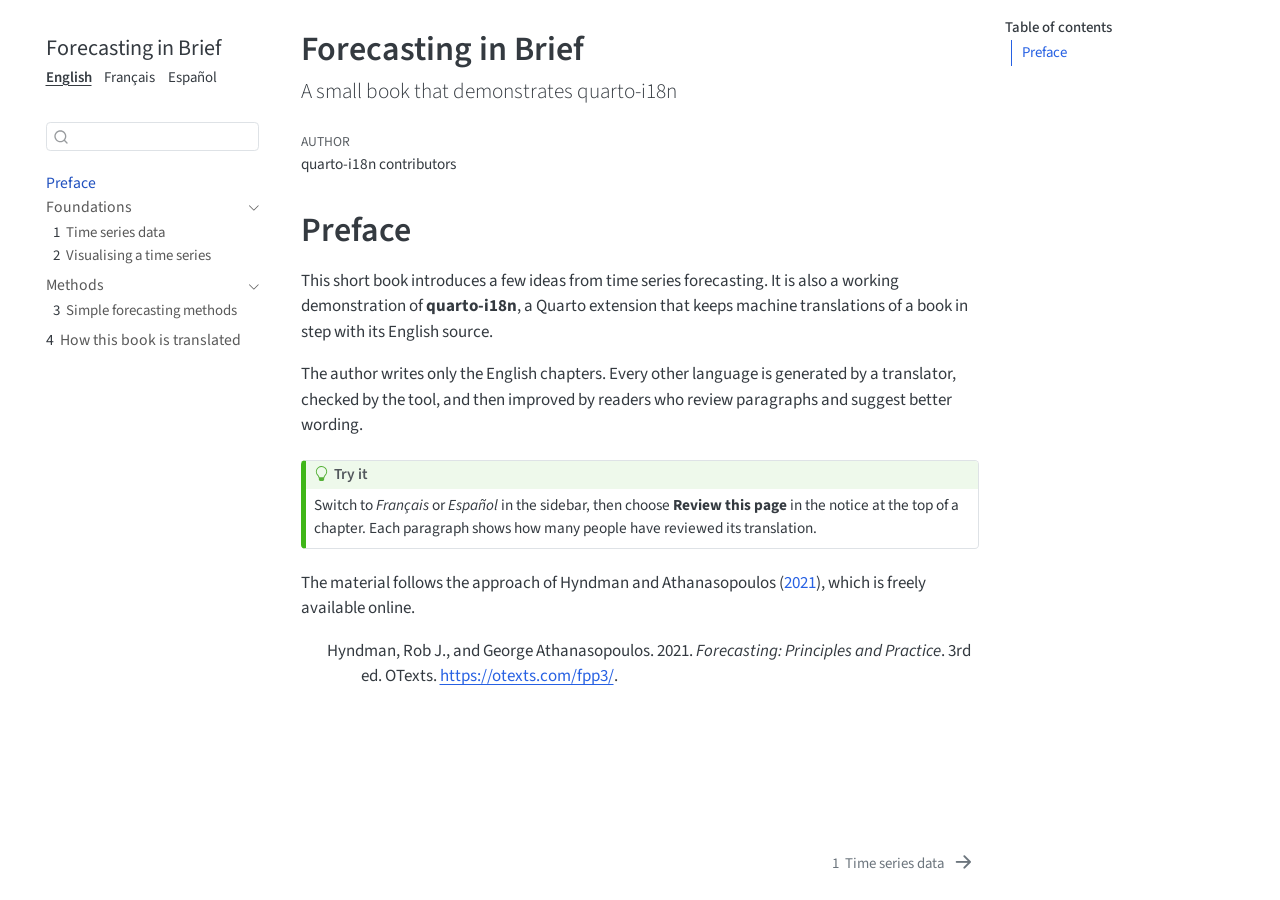
<file: index.html>
<!DOCTYPE html>
<html xmlns="http://www.w3.org/1999/xhtml" lang="en" xml:lang="en"><head>

<meta charset="utf-8">
<meta name="generator" content="quarto-1.10.18">

<meta name="viewport" content="width=device-width, initial-scale=1.0, user-scalable=yes">

<meta name="author" content="quarto-i18n contributors">

<title>Forecasting in Brief</title>
<style>
/* Default styles provided by pandoc.
** See https://pandoc.org/MANUAL.html#variables-for-html for config info.
*/
span.smallcaps{font-variant: small-caps;}
div.columns{display: flex; gap: 1.5em;}
div.column{flex: auto;}
@media screen {
div.columns{gap: min(4vw, 1.5em);}
div.column{overflow-x: auto;}
}
div.hanging-indent{margin-left: 1.5em; text-indent: -1.5em;}
ul.task-list{list-style: none;}
ul.task-list li input[type="checkbox"] {
  width: 0.8em;
  margin: 0 0.8em 0.2em -1em; /* quarto-specific, see https://github.com/quarto-dev/quarto-cli/issues/4556 */ 
  vertical-align: middle;
}
/* CSS for citations */
div.csl-bib-body { }
div.csl-entry {
  clear: both;
}
.hanging-indent div.csl-entry {
  margin-left:2em;
  text-indent:-2em;
}
div.csl-left-margin {
  min-width:2em;
  float:left;
}
div.csl-right-inline {
  margin-left:2em;
  padding-left:1em;
}
div.csl-indent {
  margin-left: 2em;
}</style>


<script src="site_libs/quarto-nav/quarto-nav.js"></script>
<script src="site_libs/quarto-nav/headroom.min.js"></script>
<script src="site_libs/clipboard/clipboard.min.js"></script>
<script src="site_libs/quarto-search/autocomplete.umd.js"></script>
<script src="site_libs/quarto-search/fuse.min.js"></script>
<script src="site_libs/quarto-search/quarto-search.js"></script>
<meta name="quarto:offset" content="./">
<link href="./chapters/time-series.html" rel="next">
<script src="site_libs/quarto-html/quarto.js" type="module"></script>
<script src="site_libs/quarto-html/tabsets/tabsets.js" type="module"></script>
<script src="site_libs/quarto-html/popper.min.js"></script>
<script src="site_libs/quarto-html/tippy.umd.min.js"></script>
<script src="site_libs/quarto-html/anchor.min.js"></script>
<link href="site_libs/quarto-html/tippy.css" rel="stylesheet">
<link href="site_libs/quarto-html/quarto-syntax-highlighting-64a204ab8560d761af7679ceaba22944.css" rel="stylesheet" id="quarto-text-highlighting-styles">
<script src="site_libs/bootstrap/bootstrap.min.js"></script>
<link href="site_libs/bootstrap/bootstrap-icons.css" rel="stylesheet">
<link href="site_libs/bootstrap/bootstrap-860392d51475b9d9ef8a05c167138a3a.min.css" rel="stylesheet" append-hash="true" id="quarto-bootstrap" data-mode="light">
<script id="quarto-search-options" type="application/json">{
  "location": "sidebar",
  "copy-button": false,
  "collapse-after": 3,
  "panel-placement": "start",
  "type": "textbox",
  "limit": 50,
  "keyboard-shortcut": [
    "f",
    "/",
    "s"
  ],
  "show-item-context": false,
  "language": {
    "search-no-results-text": "No results",
    "search-matching-documents-text": "matching documents",
    "search-copy-link-title": "Copy link to search",
    "search-hide-matches-text": "Hide additional matches",
    "search-more-match-text": "more match in this document",
    "search-more-matches-text": "more matches in this document",
    "search-clear-button-title": "Clear",
    "search-text-placeholder": "",
    "search-detached-cancel-button-title": "Cancel",
    "search-submit-button-title": "Submit",
    "search-label": "Search"
  }
}</script>


<!-- quarto-i18n:start -->
<link rel="alternate" hreflang="en" href="index.html">
<link rel="alternate" hreflang="fr" href="fr/index.html">
<link rel="alternate" hreflang="es" href="es/index.html">
<link rel="alternate" hreflang="x-default" href="index.html">
<!-- quarto-i18n:end -->
<!-- quarto-i18n:start -->
<style id="tr-switcher-style">.tr-switcher{display:flex;flex-wrap:wrap;gap:.25rem .75rem;font-size:.875rem;margin:.25rem 0 .5rem}.tr-switcher-link{text-decoration:none}.tr-switcher-link[aria-current]{font-weight:600;text-decoration:underline;text-underline-offset:3px}</style>
<!-- quarto-i18n:end -->
</head>

<body class="nav-sidebar floating quarto-light">

<div id="quarto-search-results"></div>
  <header id="quarto-header" class="headroom fixed-top">
  <nav class="quarto-secondary-nav">
    <div class="container-fluid d-flex">
      <button type="button" class="quarto-btn-toggle btn" data-bs-toggle="collapse" role="button" data-bs-target=".quarto-sidebar-collapse-item" aria-controls="quarto-sidebar" aria-expanded="false" aria-label="Toggle sidebar navigation" onclick="if (window.quartoToggleHeadroom) { window.quartoToggleHeadroom(); }">
        <i class="bi bi-layout-text-sidebar-reverse"></i>
      </button>
        <nav class="quarto-page-breadcrumbs" aria-label="breadcrumb"><ol class="breadcrumb"><li class="breadcrumb-item"><a href="./index.html">Preface</a></li></ol></nav>
        <a class="flex-grow-1" role="navigation" data-bs-toggle="collapse" data-bs-target=".quarto-sidebar-collapse-item" aria-controls="quarto-sidebar" aria-expanded="false" aria-label="Toggle sidebar navigation" onclick="if (window.quartoToggleHeadroom) { window.quartoToggleHeadroom(); }">      
        </a>
      <button type="button" class="btn quarto-search-button" aria-label="Search" onclick="window.quartoOpenSearch();">
        <i class="bi bi-search"></i>
      </button>
    </div>
  </nav>
</header>
<!-- content -->
<div id="quarto-content" class="quarto-container page-columns page-rows-contents page-layout-article">
<!-- sidebar -->
  <nav id="quarto-sidebar" class="sidebar collapse collapse-horizontal quarto-sidebar-collapse-item sidebar-navigation floating overflow-auto">
    <div class="pt-lg-2 mt-2 text-left sidebar-header">
    <div class="sidebar-title mb-0 py-0">
      <a href="./">Forecasting in Brief</a> 
    </div>
<!-- quarto-i18n:start -->
<nav class="tr-switcher" aria-label="Languages"><a class="tr-switcher-link" href="index.html" lang="en" hreflang="en" aria-current="page">English</a><a class="tr-switcher-link" href="fr/index.html" lang="fr" hreflang="fr">Français</a><a class="tr-switcher-link" href="es/index.html" lang="es" hreflang="es">Español</a></nav>
<!-- quarto-i18n:end -->

      </div>
        <div class="mt-2 flex-shrink-0 align-items-center">
        <div class="sidebar-search">
        <div id="quarto-search" class="" title="Search"></div>
        </div>
        </div>
    <div class="sidebar-menu-container"> 
    <ul class="list-unstyled mt-1">
        <li class="sidebar-item">
  <div class="sidebar-item-container"> 
  <a href="./index.html" class="sidebar-item-text sidebar-link active">
 <span class="menu-text">Preface</span></a>
  </div>
</li>
        <li class="sidebar-item sidebar-item-section">
      <div class="sidebar-item-container"> 
            <a class="sidebar-item-text sidebar-link text-start" data-bs-toggle="collapse" data-bs-target="#quarto-sidebar-section-1" role="navigation" aria-expanded="true">
 <span class="menu-text">Foundations</span></a>
          <a class="sidebar-item-toggle text-start" data-bs-toggle="collapse" data-bs-target="#quarto-sidebar-section-1" role="navigation" aria-expanded="true" aria-label="Toggle section">
            <i class="bi bi-chevron-right ms-2"></i>
          </a> 
      </div>
      <ul id="quarto-sidebar-section-1" class="collapse list-unstyled sidebar-section depth1 show">  
          <li class="sidebar-item">
  <div class="sidebar-item-container"> 
  <a href="./chapters/time-series.html" class="sidebar-item-text sidebar-link">
 <span class="menu-text"><span class="chapter-number">1</span>&nbsp; <span class="chapter-title">Time series data</span></span></a>
  </div>
</li>
          <li class="sidebar-item">
  <div class="sidebar-item-container"> 
  <a href="./chapters/visualising.html" class="sidebar-item-text sidebar-link">
 <span class="menu-text"><span class="chapter-number">2</span>&nbsp; <span class="chapter-title">Visualising a time series</span></span></a>
  </div>
</li>
      </ul>
  </li>
        <li class="sidebar-item sidebar-item-section">
      <div class="sidebar-item-container"> 
            <a class="sidebar-item-text sidebar-link text-start" data-bs-toggle="collapse" data-bs-target="#quarto-sidebar-section-2" role="navigation" aria-expanded="true">
 <span class="menu-text">Methods</span></a>
          <a class="sidebar-item-toggle text-start" data-bs-toggle="collapse" data-bs-target="#quarto-sidebar-section-2" role="navigation" aria-expanded="true" aria-label="Toggle section">
            <i class="bi bi-chevron-right ms-2"></i>
          </a> 
      </div>
      <ul id="quarto-sidebar-section-2" class="collapse list-unstyled sidebar-section depth1 show">  
          <li class="sidebar-item">
  <div class="sidebar-item-container"> 
  <a href="./chapters/benchmarks.html" class="sidebar-item-text sidebar-link">
 <span class="menu-text"><span class="chapter-number">3</span>&nbsp; <span class="chapter-title">Simple forecasting methods</span></span></a>
  </div>
</li>
      </ul>
  </li>
        <li class="sidebar-item">
  <div class="sidebar-item-container"> 
  <a href="./chapters/how-it-works.html" class="sidebar-item-text sidebar-link">
 <span class="menu-text"><span class="chapter-number">4</span>&nbsp; <span class="chapter-title">How this book is translated</span></span></a>
  </div>
</li>
    </ul>
    </div>
</nav>
<div id="quarto-sidebar-glass" class="quarto-sidebar-collapse-item" data-bs-toggle="collapse" data-bs-target=".quarto-sidebar-collapse-item"></div>
<!-- margin-sidebar -->
    <div id="quarto-margin-sidebar" class="sidebar margin-sidebar">
        <nav id="TOC" role="doc-toc" class="toc-active">
    <h2 id="toc-title">Table of contents</h2>
   
  <ul>
  <li><a href="#sec-preface" id="toc-sec-preface" class="nav-link active" data-scroll-target="#sec-preface">Preface</a></li>
  </ul>
</nav>
    </div>
<!-- main -->
<main class="content" id="quarto-document-content">

<header id="title-block-header" class="quarto-title-block default">
<div class="quarto-title">
<h1 class="title">Forecasting in Brief</h1>
<p class="subtitle lead">A small book that demonstrates quarto-i18n</p>
</div>



<div class="quarto-title-meta">

    <div>
    <div class="quarto-title-meta-heading">Author</div>
    <div class="quarto-title-meta-contents">
             <p>quarto-i18n contributors </p>
          </div>
  </div>
    
  
    
  </div>
  


</header>


<section id="sec-preface" class="level1 unnumbered">
<h1 class="unnumbered">Preface</h1>
<p>This short book introduces a few ideas from time series forecasting. It is also a working demonstration of <strong>quarto-i18n</strong>, a Quarto extension that keeps machine translations of a book in step with its English source.</p>
<p>The author writes only the English chapters. Every other language is generated by a translator, checked by the tool, and then improved by readers who review paragraphs and suggest better wording.</p>
<div class="callout callout-style-default callout-tip callout-titled">
<div class="callout-header d-flex align-content-center">
<div class="callout-icon-container">
<i class="callout-icon"></i>
</div>
<div class="callout-title-container flex-fill">
<span class="screen-reader-only">Tip</span>Try it
</div>
</div>
<div class="callout-body-container callout-body">
<p>Switch to <em>Français</em> or <em>Español</em> in the sidebar, then choose <strong>Review this page</strong> in the notice at the top of a chapter. Each paragraph shows how many people have reviewed its translation.</p>
</div>
</div>
<p>The material follows the approach of <span class="citation" data-cites="fpp3">Hyndman and Athanasopoulos (<a href="#ref-fpp3" role="doc-biblioref">2021</a>)</span>, which is freely available online.</p>


<div id="refs" class="references csl-bib-body hanging-indent" role="list">
<div id="ref-fpp3" class="csl-entry" role="listitem">
Hyndman, Rob J., and George Athanasopoulos. 2021. <em>Forecasting: Principles and Practice</em>. 3rd ed. OTexts. <a href="https://otexts.com/fpp3/">https://otexts.com/fpp3/</a>.
</div>
</div>
</section>

</main> <!-- /main -->
<script id="quarto-html-after-body" type="application/javascript">
  window.document.addEventListener("DOMContentLoaded", function (event) {
    const icon = "";
    const anchorJS = new window.AnchorJS();
    anchorJS.options = {
      placement: 'right',
      icon: icon
    };
    anchorJS.add('.anchored');
    const isCodeAnnotation = (el) => {
      for (const clz of el.classList) {
        if (clz.startsWith('code-annotation-')) {                     
          return true;
        }
      }
      return false;
    }
    const onCopySuccess = function(e) {
      // button target
      const button = e.trigger;
      // don't keep focus
      button.blur();
      // flash "checked"
      button.classList.add('code-copy-button-checked');
      var currentTitle = button.getAttribute("title");
      button.setAttribute("title", "Copied!");
      let tooltip;
      if (window.bootstrap) {
        button.setAttribute("data-bs-toggle", "tooltip");
        button.setAttribute("data-bs-placement", "left");
        button.setAttribute("data-bs-title", "Copied!");
        tooltip = new bootstrap.Tooltip(button, 
          { trigger: "manual", 
            customClass: "code-copy-button-tooltip",
            offset: [0, -8]});
        tooltip.show();    
      }
      setTimeout(function() {
        if (tooltip) {
          tooltip.hide();
          button.removeAttribute("data-bs-title");
          button.removeAttribute("data-bs-toggle");
          button.removeAttribute("data-bs-placement");
        }
        button.setAttribute("title", currentTitle);
        button.classList.remove('code-copy-button-checked');
      }, 1000);
      // clear code selection
      e.clearSelection();
    }
    const getTextToCopy = function(trigger) {
      const outerScaffold = trigger.parentElement.cloneNode(true);
      const codeEl = outerScaffold.querySelector('code');
      for (const childEl of codeEl.children) {
        if (isCodeAnnotation(childEl)) {
          childEl.remove();
        }
      }
      return codeEl.innerText;
    }
    const clipboard = new window.ClipboardJS('.code-copy-button:not([data-in-quarto-modal])', {
      text: getTextToCopy
    });
    clipboard.on('success', onCopySuccess);
    if (window.document.getElementById('quarto-embedded-source-code-modal')) {
      const clipboardModal = new window.ClipboardJS('.code-copy-button[data-in-quarto-modal]', {
        text: getTextToCopy,
        container: window.document.getElementById('quarto-embedded-source-code-modal')
      });
      clipboardModal.on('success', onCopySuccess);
    }
      var localhostRegex = new RegExp(/^(?:http|https):\/\/localhost\:?[0-9]*\//);
      var mailtoRegex = new RegExp(/^mailto:/);
        var filterRegex = new RegExp('/' + window.location.host + '/');
      var isInternal = (href) => {
          return filterRegex.test(href) || localhostRegex.test(href) || mailtoRegex.test(href);
      }
      // Inspect non-navigation links and adorn them if external
     var links = window.document.querySelectorAll('a[href]:not(.nav-link):not(.navbar-brand):not(.toc-action):not(.sidebar-link):not(.sidebar-item-toggle):not(.pagination-link):not(.no-external):not([aria-hidden]):not(.dropdown-item):not(.quarto-navigation-tool):not(.about-link)');
      for (var i=0; i<links.length; i++) {
        const link = links[i];
        if (!isInternal(link.href)) {
          // undo the damage that might have been done by quarto-nav.js in the case of
          // links that we want to consider external
          if (link.dataset.originalHref !== undefined) {
            link.href = link.dataset.originalHref;
          }
        }
      }
    function tippyHover(el, contentFn, onTriggerFn, onUntriggerFn) {
      const config = {
        allowHTML: true,
        maxWidth: 500,
        delay: 100,
        arrow: false,
        appendTo: function(el) {
            return el.parentElement;
        },
        interactive: true,
        interactiveBorder: 10,
        theme: 'quarto',
        placement: 'bottom-start',
      };
      if (contentFn) {
        config.content = contentFn;
      }
      if (onTriggerFn) {
        config.onTrigger = onTriggerFn;
      }
      if (onUntriggerFn) {
        config.onUntrigger = onUntriggerFn;
      }
      window.tippy(el, config); 
    }
    const noterefs = window.document.querySelectorAll('a[role="doc-noteref"]');
    for (var i=0; i<noterefs.length; i++) {
      const ref = noterefs[i];
      tippyHover(ref, function() {
        // use id or data attribute instead here
        let href = ref.getAttribute('data-footnote-href') || ref.getAttribute('href');
        try { href = new URL(href).hash; } catch {}
        const id = href.replace(/^#\/?/, "");
        const note = window.document.getElementById(id);
        if (note) {
          return note.innerHTML;
        } else {
          return "";
        }
      });
    }
    const xrefs = window.document.querySelectorAll('a.quarto-xref');
    const processXRef = (id, note) => {
      // Strip column container classes
      const stripColumnClz = (el) => {
        el.classList.remove("page-full", "page-columns");
        if (el.children) {
          for (const child of el.children) {
            stripColumnClz(child);
          }
        }
      }
      stripColumnClz(note)
      if (id === null || id.startsWith('sec-')) {
        // Special case sections, only their first couple elements
        const container = document.createElement("div");
        if (note.children && note.children.length > 2) {
          container.appendChild(note.children[0].cloneNode(true));
          for (let i = 1; i < note.children.length; i++) {
            const child = note.children[i];
            if (child.tagName === "P" && child.innerText === "") {
              continue;
            } else {
              container.appendChild(child.cloneNode(true));
              break;
            }
          }
          if (window.Quarto?.typesetMath) {
            window.Quarto.typesetMath(container);
          }
          return container.innerHTML
        } else {
          if (window.Quarto?.typesetMath) {
            window.Quarto.typesetMath(note);
          }
          return note.innerHTML;
        }
      } else {
        // Remove any anchor links if they are present
        const anchorLink = note.querySelector('a.anchorjs-link');
        if (anchorLink) {
          anchorLink.remove();
        }
        if (window.Quarto?.typesetMath) {
          window.Quarto.typesetMath(note);
        }
        if (note.classList.contains("callout")) {
          return note.outerHTML;
        } else {
          return note.innerHTML;
        }
      }
    }
    for (var i=0; i<xrefs.length; i++) {
      const xref = xrefs[i];
      tippyHover(xref, undefined, function(instance) {
        instance.disable();
        let url = xref.getAttribute('href');
        let hash = undefined; 
        if (url.startsWith('#')) {
          hash = url;
        } else {
          try { hash = new URL(url).hash; } catch {}
        }
        if (hash) {
          const id = hash.replace(/^#\/?/, "");
          const note = window.document.getElementById(id);
          if (note !== null) {
            try {
              const html = processXRef(id, note.cloneNode(true));
              instance.setContent(html);
            } finally {
              instance.enable();
              instance.show();
            }
          } else {
            // See if we can fetch this
            fetch(url.split('#')[0])
            .then(res => res.text())
            .then(html => {
              const parser = new DOMParser();
              const htmlDoc = parser.parseFromString(html, "text/html");
              const note = htmlDoc.getElementById(id);
              if (note !== null) {
                const html = processXRef(id, note);
                instance.setContent(html);
              } 
            }).finally(() => {
              instance.enable();
              instance.show();
            });
          }
        } else {
          // See if we can fetch a full url (with no hash to target)
          // This is a special case and we should probably do some content thinning / targeting
          fetch(url)
          .then(res => res.text())
          .then(html => {
            const parser = new DOMParser();
            const htmlDoc = parser.parseFromString(html, "text/html");
            const note = htmlDoc.querySelector('main.content');
            if (note !== null) {
              // This should only happen for chapter cross references
              // (since there is no id in the URL)
              // remove the first header
              if (note.children.length > 0 && note.children[0].tagName === "HEADER") {
                note.children[0].remove();
              }
              const html = processXRef(null, note);
              instance.setContent(html);
            } 
          }).finally(() => {
            instance.enable();
            instance.show();
          });
        }
      }, function(instance) {
      });
    }
        let selectedAnnoteEl;
        const selectorForAnnotation = ( cell, annotation) => {
          let cellAttr = 'data-code-cell="' + cell + '"';
          let lineAttr = 'data-code-annotation="' +  annotation + '"';
          const selector = 'span[' + cellAttr + '][' + lineAttr + ']';
          return selector;
        }
        const selectCodeLines = (annoteEl) => {
          const doc = window.document;
          const targetCell = annoteEl.getAttribute("data-target-cell");
          const targetAnnotation = annoteEl.getAttribute("data-target-annotation");
          const annoteSpan = window.document.querySelector(selectorForAnnotation(targetCell, targetAnnotation));
          const lines = annoteSpan.getAttribute("data-code-lines").split(",");
          const lineIds = lines.map((line) => {
            return targetCell + "-" + line;
          })
          let top = null;
          let height = null;
          let parent = null;
          if (lineIds.length > 0) {
              //compute the position of the single el (top and bottom and make a div)
              const el = window.document.getElementById(lineIds[0]);
              top = el.offsetTop;
              height = el.offsetHeight;
              parent = el.parentElement.parentElement;
            if (lineIds.length > 1) {
              const lastEl = window.document.getElementById(lineIds[lineIds.length - 1]);
              const bottom = lastEl.offsetTop + lastEl.offsetHeight;
              height = bottom - top;
            }
            if (top !== null && height !== null && parent !== null) {
              // cook up a div (if necessary) and position it 
              let div = window.document.getElementById("code-annotation-line-highlight");
              if (div === null) {
                div = window.document.createElement("div");
                div.setAttribute("id", "code-annotation-line-highlight");
                div.style.position = 'absolute';
                parent.appendChild(div);
              }
              div.style.top = top - 2 + "px";
              div.style.height = height + 4 + "px";
              div.style.left = 0;
              let gutterDiv = window.document.getElementById("code-annotation-line-highlight-gutter");
              if (gutterDiv === null) {
                gutterDiv = window.document.createElement("div");
                gutterDiv.setAttribute("id", "code-annotation-line-highlight-gutter");
                gutterDiv.style.position = 'absolute';
                const codeCell = window.document.getElementById(targetCell);
                const gutter = codeCell.querySelector('.code-annotation-gutter');
                gutter.appendChild(gutterDiv);
              }
              gutterDiv.style.top = top - 2 + "px";
              gutterDiv.style.height = height + 4 + "px";
            }
            selectedAnnoteEl = annoteEl;
          }
        };
        const unselectCodeLines = () => {
          const elementsIds = ["code-annotation-line-highlight", "code-annotation-line-highlight-gutter"];
          elementsIds.forEach((elId) => {
            const div = window.document.getElementById(elId);
            if (div) {
              div.remove();
            }
          });
          selectedAnnoteEl = undefined;
        };
          // Handle positioning of the toggle
      window.addEventListener(
        "resize",
        throttle(() => {
          elRect = undefined;
          if (selectedAnnoteEl) {
            selectCodeLines(selectedAnnoteEl);
          }
        }, 10)
      );
      function throttle(fn, ms) {
      let throttle = false;
      let timer;
        return (...args) => {
          if(!throttle) { // first call gets through
              fn.apply(this, args);
              throttle = true;
          } else { // all the others get throttled
              if(timer) clearTimeout(timer); // cancel #2
              timer = setTimeout(() => {
                fn.apply(this, args);
                timer = throttle = false;
              }, ms);
          }
        };
      }
        // Attach click handler to the DT
        const annoteDls = window.document.querySelectorAll('dt[data-target-cell]');
        for (const annoteDlNode of annoteDls) {
          annoteDlNode.addEventListener('click', (event) => {
            const clickedEl = event.target;
            if (clickedEl !== selectedAnnoteEl) {
              unselectCodeLines();
              const activeEl = window.document.querySelector('dt[data-target-cell].code-annotation-active');
              if (activeEl) {
                activeEl.classList.remove('code-annotation-active');
              }
              selectCodeLines(clickedEl);
              clickedEl.classList.add('code-annotation-active');
            } else {
              // Unselect the line
              unselectCodeLines();
              clickedEl.classList.remove('code-annotation-active');
            }
          });
        }
    const findCites = (el) => {
      const parentEl = el.parentElement;
      if (parentEl) {
        const cites = parentEl.dataset.cites;
        if (cites) {
          return {
            el,
            cites: cites.split(' ')
          };
        } else {
          return findCites(el.parentElement)
        }
      } else {
        return undefined;
      }
    };
    var bibliorefs = window.document.querySelectorAll('a[role="doc-biblioref"]');
    for (var i=0; i<bibliorefs.length; i++) {
      const ref = bibliorefs[i];
      const citeInfo = findCites(ref);
      if (citeInfo) {
        tippyHover(citeInfo.el, function() {
          var popup = window.document.createElement('div');
          citeInfo.cites.forEach(function(cite) {
            var citeDiv = window.document.createElement('div');
            citeDiv.classList.add('hanging-indent');
            citeDiv.classList.add('csl-entry');
            var biblioDiv = window.document.getElementById('ref-' + cite);
            if (biblioDiv) {
              citeDiv.innerHTML = biblioDiv.innerHTML;
            }
            popup.appendChild(citeDiv);
          });
          return popup.innerHTML;
        });
      }
    }
  });
  </script>
<nav class="page-navigation">
  <div class="nav-page nav-page-previous">
  </div>
  <div class="nav-page nav-page-next">
      <a href="./chapters/time-series.html" class="pagination-link" aria-label="Time series data">
        <span class="nav-page-text"><span class="chapter-number">1</span>&nbsp; <span class="chapter-title">Time series data</span></span> <i class="bi bi-arrow-right-short"></i>
      </a>
  </div>
</nav>
</div> <!-- /content -->




</body></html>
</file>
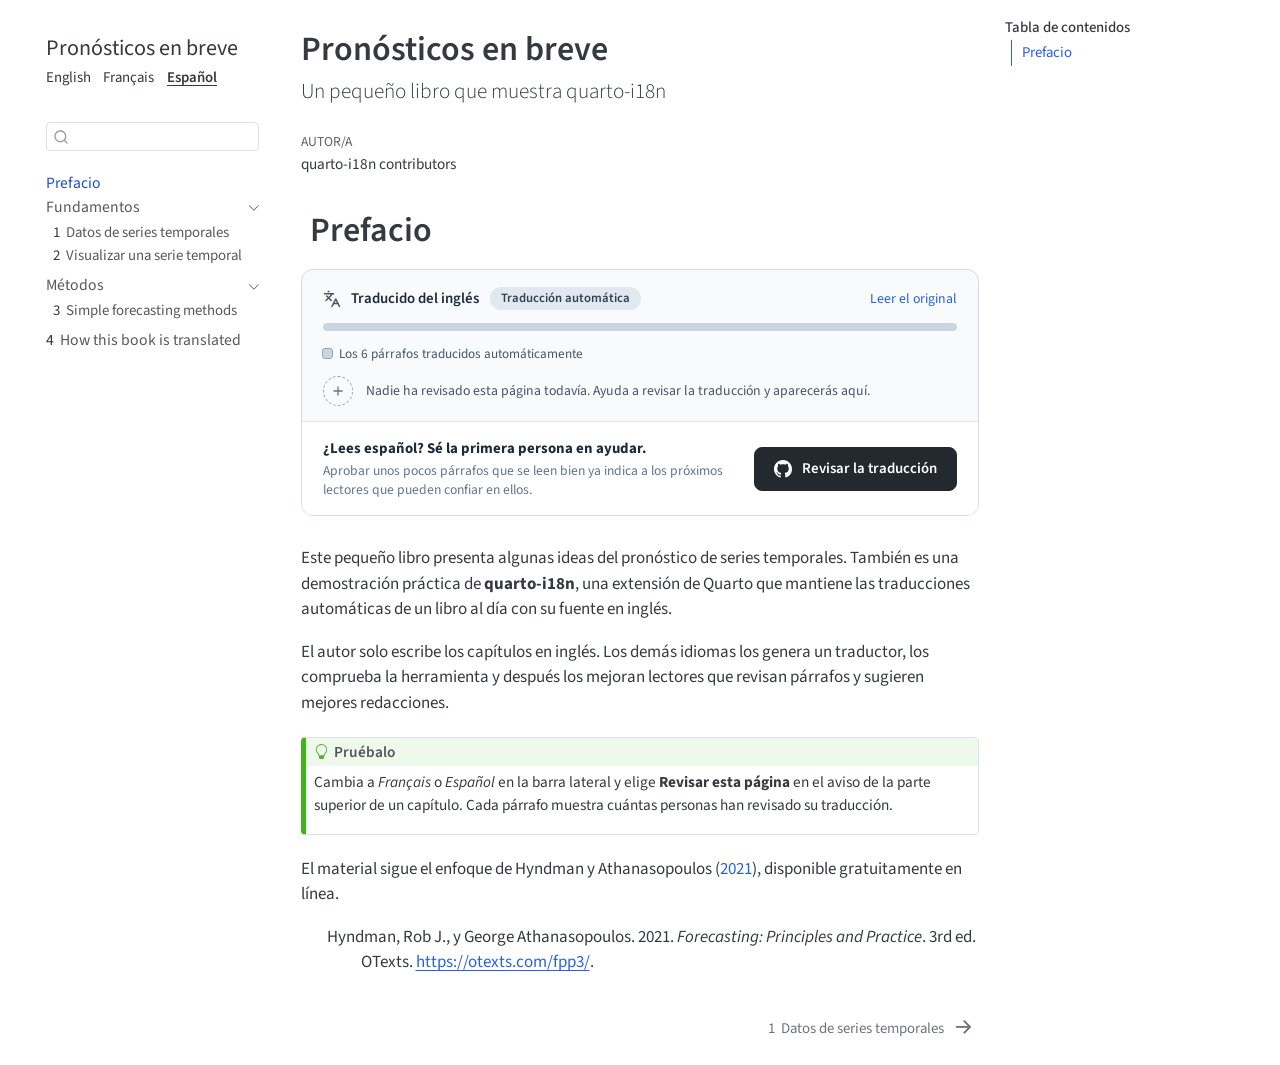
<file: es/index.html>
<!DOCTYPE html>
<html xmlns="http://www.w3.org/1999/xhtml" lang="es" xml:lang="es"><head>

<meta charset="utf-8">
<meta name="generator" content="quarto-1.10.18">

<meta name="viewport" content="width=device-width, initial-scale=1.0, user-scalable=yes">

<meta name="author" content="quarto-i18n contributors">

<title>Pronósticos en breve</title>
<style>
/* Default styles provided by pandoc.
** See https://pandoc.org/MANUAL.html#variables-for-html for config info.
*/
span.smallcaps{font-variant: small-caps;}
div.columns{display: flex; gap: 1.5em;}
div.column{flex: auto;}
@media screen {
div.columns{gap: min(4vw, 1.5em);}
div.column{overflow-x: auto;}
}
div.hanging-indent{margin-left: 1.5em; text-indent: -1.5em;}
ul.task-list{list-style: none;}
ul.task-list li input[type="checkbox"] {
  width: 0.8em;
  margin: 0 0.8em 0.2em -1em; /* quarto-specific, see https://github.com/quarto-dev/quarto-cli/issues/4556 */ 
  vertical-align: middle;
}
/* CSS for citations */
div.csl-bib-body { }
div.csl-entry {
  clear: both;
}
.hanging-indent div.csl-entry {
  margin-left:2em;
  text-indent:-2em;
}
div.csl-left-margin {
  min-width:2em;
  float:left;
}
div.csl-right-inline {
  margin-left:2em;
  padding-left:1em;
}
div.csl-indent {
  margin-left: 2em;
}</style>


<script src="site_libs/quarto-nav/quarto-nav.js"></script>
<script src="site_libs/quarto-nav/headroom.min.js"></script>
<script src="site_libs/clipboard/clipboard.min.js"></script>
<script src="site_libs/quarto-search/autocomplete.umd.js"></script>
<script src="site_libs/quarto-search/fuse.min.js"></script>
<script src="site_libs/quarto-search/quarto-search.js"></script>
<meta name="quarto:offset" content="./">
<link href="./chapters/time-series.html" rel="next">
<script src="site_libs/quarto-html/quarto.js" type="module"></script>
<script src="site_libs/quarto-html/tabsets/tabsets.js" type="module"></script>
<script src="site_libs/quarto-html/popper.min.js"></script>
<script src="site_libs/quarto-html/tippy.umd.min.js"></script>
<script src="site_libs/quarto-html/anchor.min.js"></script>
<link href="site_libs/quarto-html/tippy.css" rel="stylesheet">
<link href="site_libs/quarto-html/quarto-syntax-highlighting-64a204ab8560d761af7679ceaba22944.css" rel="stylesheet" id="quarto-text-highlighting-styles">
<script src="site_libs/bootstrap/bootstrap.min.js"></script>
<link href="site_libs/bootstrap/bootstrap-icons.css" rel="stylesheet">
<link href="site_libs/bootstrap/bootstrap-860392d51475b9d9ef8a05c167138a3a.min.css" rel="stylesheet" append-hash="true" id="quarto-bootstrap" data-mode="light">
<script src="site_libs/quarto-contrib/quarto-i18n-0.1.0/review.js"></script>
<link href="site_libs/quarto-contrib/quarto-i18n-0.1.0/review.css" rel="stylesheet">
<script id="quarto-search-options" type="application/json">{
  "location": "sidebar",
  "copy-button": false,
  "collapse-after": 3,
  "panel-placement": "start",
  "type": "textbox",
  "limit": 50,
  "keyboard-shortcut": [
    "f",
    "/",
    "s"
  ],
  "show-item-context": false,
  "language": {
    "search-no-results-text": "No se han encontrado resultados",
    "search-matching-documents-text": "documentos encontrados",
    "search-copy-link-title": "Copiar el enlace en la búsqueda",
    "search-hide-matches-text": "Ocultar resultados adicionales",
    "search-more-match-text": "resultado adicional en este documento",
    "search-more-matches-text": "resultados adicionales en este documento",
    "search-clear-button-title": "Borrar",
    "search-text-placeholder": "",
    "search-detached-cancel-button-title": "Cancelar",
    "search-submit-button-title": "Enviar",
    "search-label": "Buscar"
  }
}</script>


<!-- quarto-i18n:start -->
<link rel="alternate" hreflang="en" href="../index.html">
<link rel="alternate" hreflang="fr" href="../fr/index.html">
<link rel="alternate" hreflang="es" href="index.html">
<link rel="alternate" hreflang="x-default" href="../index.html">
<meta name="i18n-review-data" content="index.tr.json">
<!-- quarto-i18n:end -->
<!-- quarto-i18n:start -->
<style id="tr-switcher-style">.tr-switcher{display:flex;flex-wrap:wrap;gap:.25rem .75rem;font-size:.875rem;margin:.25rem 0 .5rem}.tr-switcher-link{text-decoration:none}.tr-switcher-link[aria-current]{font-weight:600;text-decoration:underline;text-underline-offset:3px}</style>
<!-- quarto-i18n:end -->
</head>

<body class="nav-sidebar floating quarto-light">

<div id="quarto-search-results"></div>
  <header id="quarto-header" class="headroom fixed-top">
  <nav class="quarto-secondary-nav">
    <div class="container-fluid d-flex">
      <button type="button" class="quarto-btn-toggle btn" data-bs-toggle="collapse" role="button" data-bs-target=".quarto-sidebar-collapse-item" aria-controls="quarto-sidebar" aria-expanded="false" aria-label="Alternar barra lateral" onclick="if (window.quartoToggleHeadroom) { window.quartoToggleHeadroom(); }">
        <i class="bi bi-layout-text-sidebar-reverse"></i>
      </button>
        <nav class="quarto-page-breadcrumbs" aria-label="breadcrumb"><ol class="breadcrumb"><li class="breadcrumb-item"><a href="./index.html">Prefacio</a></li></ol></nav>
        <a class="flex-grow-1" role="navigation" data-bs-toggle="collapse" data-bs-target=".quarto-sidebar-collapse-item" aria-controls="quarto-sidebar" aria-expanded="false" aria-label="Alternar barra lateral" onclick="if (window.quartoToggleHeadroom) { window.quartoToggleHeadroom(); }">      
        </a>
      <button type="button" class="btn quarto-search-button" aria-label="Buscar" onclick="window.quartoOpenSearch();">
        <i class="bi bi-search"></i>
      </button>
    </div>
  </nav>
</header>
<!-- content -->
<div id="quarto-content" class="quarto-container page-columns page-rows-contents page-layout-article">
<!-- sidebar -->
  <nav id="quarto-sidebar" class="sidebar collapse collapse-horizontal quarto-sidebar-collapse-item sidebar-navigation floating overflow-auto">
    <div class="pt-lg-2 mt-2 text-left sidebar-header">
    <div class="sidebar-title mb-0 py-0">
      <a href="./">Pronósticos en breve</a> 
    </div>
<!-- quarto-i18n:start -->
<nav class="tr-switcher" aria-label="Idiomas"><a class="tr-switcher-link" href="../index.html" lang="en" hreflang="en">English</a><a class="tr-switcher-link" href="../fr/index.html" lang="fr" hreflang="fr">Français</a><a class="tr-switcher-link" href="index.html" lang="es" hreflang="es" aria-current="page">Español</a></nav>
<!-- quarto-i18n:end -->

      </div>
        <div class="mt-2 flex-shrink-0 align-items-center">
        <div class="sidebar-search">
        <div id="quarto-search" class="" title="Buscar"></div>
        </div>
        </div>
    <div class="sidebar-menu-container"> 
    <ul class="list-unstyled mt-1">
        <li class="sidebar-item">
  <div class="sidebar-item-container"> 
  <a href="./index.html" class="sidebar-item-text sidebar-link active">
 <span class="menu-text">Prefacio</span></a>
  </div>
</li>
        <li class="sidebar-item sidebar-item-section">
      <div class="sidebar-item-container"> 
            <a class="sidebar-item-text sidebar-link text-start" data-bs-toggle="collapse" data-bs-target="#quarto-sidebar-section-1" role="navigation" aria-expanded="true">
 <span class="menu-text">Fundamentos</span></a>
          <a class="sidebar-item-toggle text-start" data-bs-toggle="collapse" data-bs-target="#quarto-sidebar-section-1" role="navigation" aria-expanded="true" aria-label="Alternar sección">
            <i class="bi bi-chevron-right ms-2"></i>
          </a> 
      </div>
      <ul id="quarto-sidebar-section-1" class="collapse list-unstyled sidebar-section depth1 show">  
          <li class="sidebar-item">
  <div class="sidebar-item-container"> 
  <a href="./chapters/time-series.html" class="sidebar-item-text sidebar-link">
 <span class="menu-text"><span class="chapter-number">1</span>&nbsp; <span class="chapter-title">Datos de series temporales</span></span></a>
  </div>
</li>
          <li class="sidebar-item">
  <div class="sidebar-item-container"> 
  <a href="./chapters/visualising.html" class="sidebar-item-text sidebar-link">
 <span class="menu-text"><span class="chapter-number">2</span>&nbsp; <span class="chapter-title">Visualizar una serie temporal</span></span></a>
  </div>
</li>
      </ul>
  </li>
        <li class="sidebar-item sidebar-item-section">
      <div class="sidebar-item-container"> 
            <a class="sidebar-item-text sidebar-link text-start" data-bs-toggle="collapse" data-bs-target="#quarto-sidebar-section-2" role="navigation" aria-expanded="true">
 <span class="menu-text">Métodos</span></a>
          <a class="sidebar-item-toggle text-start" data-bs-toggle="collapse" data-bs-target="#quarto-sidebar-section-2" role="navigation" aria-expanded="true" aria-label="Alternar sección">
            <i class="bi bi-chevron-right ms-2"></i>
          </a> 
      </div>
      <ul id="quarto-sidebar-section-2" class="collapse list-unstyled sidebar-section depth1 show">  
          <li class="sidebar-item">
  <div class="sidebar-item-container"> 
  <a href="./chapters/benchmarks.html" class="sidebar-item-text sidebar-link">
 <span class="menu-text"><span class="chapter-number">3</span>&nbsp; <span class="chapter-title">Simple forecasting methods</span></span></a>
  </div>
</li>
      </ul>
  </li>
        <li class="sidebar-item">
  <div class="sidebar-item-container"> 
  <a href="./chapters/how-it-works.html" class="sidebar-item-text sidebar-link">
 <span class="menu-text"><span class="chapter-number">4</span>&nbsp; <span class="chapter-title">How this book is translated</span></span></a>
  </div>
</li>
    </ul>
    </div>
</nav>
<div id="quarto-sidebar-glass" class="quarto-sidebar-collapse-item" data-bs-toggle="collapse" data-bs-target=".quarto-sidebar-collapse-item"></div>
<!-- margin-sidebar -->
    <div id="quarto-margin-sidebar" class="sidebar margin-sidebar">
        <nav id="TOC" role="doc-toc" class="toc-active">
    <h2 id="toc-title">Tabla de contenidos</h2>
   
  <ul>
  <li><a href="#sec-preface" id="toc-sec-preface" class="nav-link active" data-scroll-target="#sec-preface"><span class="tr-block tr-heading" data-tr-id="u74f46b" data-tr-status="machine" data-tr-reviews="0">Prefacio</span></a></li>
  </ul>
</nav>
    </div>
<!-- main -->
<main class="content" id="quarto-document-content">

<header id="title-block-header" class="quarto-title-block default">
<div class="quarto-title">
<h1 class="title">Pronósticos en breve</h1>
<p class="subtitle lead">Un pequeño libro que muestra quarto-i18n</p>
</div>



<div class="quarto-title-meta">

    <div>
    <div class="quarto-title-meta-heading">Autor/a</div>
    <div class="quarto-title-meta-contents">
             <p>quarto-i18n contributors </p>
          </div>
  </div>
    
  
    
  </div>
  


</header>


<section id="sec-preface" class="level1 unnumbered">
<h1 class="unnumbered"><span class="tr-block tr-heading" data-tr-id="u74f46b" data-tr-status="machine" data-tr-reviews="0">Prefacio</span></h1>
<aside class="tr-banner" data-state="machine" aria-label="Sobre esta traducción"><div class="tr-banner-main"><div class="tr-banner-head"><svg class="tr-banner-icon" width="18" height="18" viewBox="0 0 24 24" fill="none" stroke="currentColor" stroke-width="2" stroke-linecap="round" stroke-linejoin="round" aria-hidden="true"><path d="m5 8 6 6"/><path d="m4 14 6-6 2-3"/><path d="M2 5h12"/><path d="M7 2h1"/><path d="m22 22-5-10-5 10"/><path d="M14 18h6"/></svg><span class="tr-banner-title">Traducido del inglés</span><span class="tr-banner-state" data-state="machine">Traducción automática</span><a class="tr-original" href="../index.html" hreflang="en">Leer el original</a></div><div class="tr-banner-bar" role="img" aria-label="Los 6 párrafos traducidos automáticamente"><span data-kind="machine" style="flex-grow:6"></span></div><ul class="tr-banner-legend" aria-hidden="true"><li><span class="tr-banner-key" data-kind="machine"></span>Los 6 párrafos traducidos automáticamente</li></ul><div class="tr-banner-people"><span class="tr-banner-empty" aria-hidden="true"><svg width="14" height="14" viewBox="0 0 24 24" fill="none" stroke="currentColor" stroke-width="2.2" stroke-linecap="round" aria-hidden="true"><path d="M12 5v14"/><path d="M5 12h14"/></svg></span><p>Nadie ha revisado esta página todavía. Ayuda a revisar la traducción y aparecerás aquí.</p></div></div><div class="tr-banner-cta"><div class="tr-banner-cta-text"><strong>¿Lees español? Sé la primera persona en ayudar.</strong><span>Aprobar unos pocos párrafos que se leen bien ya indica a los próximos lectores que pueden confiar en ellos.</span></div><a class="tr-review-toggle tr-banner-button" href="?review=1"><svg width="18" height="18" viewBox="0 0 16 16" fill="currentColor" aria-hidden="true"><path d="M8 0C3.58 0 0 3.58 0 8c0 3.54 2.29 6.53 5.47 7.59.4.07.55-.17.55-.38 0-.19-.01-.82-.01-1.49-2.01.37-2.53-.49-2.69-.94-.09-.23-.48-.94-.82-1.13-.28-.15-.68-.52-.01-.53.63-.01 1.08.58 1.23.82.72 1.21 1.87.87 2.33.66.07-.52.28-.87.51-1.07-1.78-.2-3.64-.89-3.64-3.95 0-.87.31-1.59.82-2.15-.08-.2-.36-1.02.08-2.12 0 0 .67-.21 2.2.82.64-.18 1.32-.27 2-.27.68 0 1.36.09 2 .27 1.53-1.04 2.2-.82 2.2-.82.44 1.1.16 1.92.08 2.12.51.56.82 1.27.82 2.15 0 3.07-1.87 3.75-3.65 3.95.29.25.54.73.54 1.48 0 1.07-.01 1.93-.01 2.2 0 .21.15.46.55.38A8.013 8.013 0 0016 8c0-4.42-3.58-8-8-8z"/></svg><span class="tr-toggle-text">Revisar la traducción</span></a></div></aside>
<div class="tr-block" data-tr-id="ub2c7a9" data-tr-status="machine" data-tr-reviews="0">
<p>Este pequeño libro presenta algunas ideas del pronóstico de series temporales. También es una demostración práctica de <strong>quarto-i18n</strong>, una extensión de Quarto que mantiene las traducciones automáticas de un libro al día con su fuente en inglés.</p>
</div>
<div class="tr-block" data-tr-id="uf77ae5" data-tr-status="machine" data-tr-reviews="0">
<p>El autor solo escribe los capítulos en inglés. Los demás idiomas los genera un traductor, los comprueba la herramienta y después los mejoran lectores que revisan párrafos y sugieren mejores redacciones.</p>
</div>
<div class="callout callout-style-default callout-tip callout-titled">
<div class="callout-header d-flex align-content-center">
<div class="callout-icon-container">
<i class="callout-icon"></i>
</div>
<div class="callout-title-container flex-fill">
<span class="screen-reader-only">Tip</span>Pruébalo
</div>
</div>
<div class="callout-body-container callout-body">
<div class="tr-block" data-tr-id="u0e358b" data-tr-status="machine" data-tr-reviews="0">
<p>Cambia a <em>Français</em> o <em>Español</em> en la barra lateral y elige <strong>Revisar esta página</strong> en el aviso de la parte superior de un capítulo. Cada párrafo muestra cuántas personas han revisado su traducción.</p>
</div>
</div>
</div>
<div class="tr-block" data-tr-id="u72c84b" data-tr-status="machine" data-tr-reviews="0">
<p>El material sigue el enfoque de <span class="citation" data-cites="fpp3">Hyndman y Athanasopoulos (<a href="#ref-fpp3" role="doc-biblioref">2021</a>)</span>, disponible gratuitamente en línea.</p>
</div>


<div id="refs" class="references csl-bib-body hanging-indent" role="list">
<div id="ref-fpp3" class="csl-entry" role="listitem">
Hyndman, Rob J., y George Athanasopoulos. 2021. <em>Forecasting: Principles and Practice</em>. 3rd ed. OTexts. <a href="https://otexts.com/fpp3/">https://otexts.com/fpp3/</a>.
</div>
</div>
</section>

</main> <!-- /main -->
<script id="quarto-html-after-body" type="application/javascript">
  window.document.addEventListener("DOMContentLoaded", function (event) {
    const icon = "";
    const anchorJS = new window.AnchorJS();
    anchorJS.options = {
      placement: 'right',
      icon: icon
    };
    anchorJS.add('.anchored');
    const isCodeAnnotation = (el) => {
      for (const clz of el.classList) {
        if (clz.startsWith('code-annotation-')) {                     
          return true;
        }
      }
      return false;
    }
    const onCopySuccess = function(e) {
      // button target
      const button = e.trigger;
      // don't keep focus
      button.blur();
      // flash "checked"
      button.classList.add('code-copy-button-checked');
      var currentTitle = button.getAttribute("title");
      button.setAttribute("title", "Copiado");
      let tooltip;
      if (window.bootstrap) {
        button.setAttribute("data-bs-toggle", "tooltip");
        button.setAttribute("data-bs-placement", "left");
        button.setAttribute("data-bs-title", "Copiado");
        tooltip = new bootstrap.Tooltip(button, 
          { trigger: "manual", 
            customClass: "code-copy-button-tooltip",
            offset: [0, -8]});
        tooltip.show();    
      }
      setTimeout(function() {
        if (tooltip) {
          tooltip.hide();
          button.removeAttribute("data-bs-title");
          button.removeAttribute("data-bs-toggle");
          button.removeAttribute("data-bs-placement");
        }
        button.setAttribute("title", currentTitle);
        button.classList.remove('code-copy-button-checked');
      }, 1000);
      // clear code selection
      e.clearSelection();
    }
    const getTextToCopy = function(trigger) {
      const outerScaffold = trigger.parentElement.cloneNode(true);
      const codeEl = outerScaffold.querySelector('code');
      for (const childEl of codeEl.children) {
        if (isCodeAnnotation(childEl)) {
          childEl.remove();
        }
      }
      return codeEl.innerText;
    }
    const clipboard = new window.ClipboardJS('.code-copy-button:not([data-in-quarto-modal])', {
      text: getTextToCopy
    });
    clipboard.on('success', onCopySuccess);
    if (window.document.getElementById('quarto-embedded-source-code-modal')) {
      const clipboardModal = new window.ClipboardJS('.code-copy-button[data-in-quarto-modal]', {
        text: getTextToCopy,
        container: window.document.getElementById('quarto-embedded-source-code-modal')
      });
      clipboardModal.on('success', onCopySuccess);
    }
      var localhostRegex = new RegExp(/^(?:http|https):\/\/localhost\:?[0-9]*\//);
      var mailtoRegex = new RegExp(/^mailto:/);
        var filterRegex = new RegExp('/' + window.location.host + '/');
      var isInternal = (href) => {
          return filterRegex.test(href) || localhostRegex.test(href) || mailtoRegex.test(href);
      }
      // Inspect non-navigation links and adorn them if external
     var links = window.document.querySelectorAll('a[href]:not(.nav-link):not(.navbar-brand):not(.toc-action):not(.sidebar-link):not(.sidebar-item-toggle):not(.pagination-link):not(.no-external):not([aria-hidden]):not(.dropdown-item):not(.quarto-navigation-tool):not(.about-link)');
      for (var i=0; i<links.length; i++) {
        const link = links[i];
        if (!isInternal(link.href)) {
          // undo the damage that might have been done by quarto-nav.js in the case of
          // links that we want to consider external
          if (link.dataset.originalHref !== undefined) {
            link.href = link.dataset.originalHref;
          }
        }
      }
    function tippyHover(el, contentFn, onTriggerFn, onUntriggerFn) {
      const config = {
        allowHTML: true,
        maxWidth: 500,
        delay: 100,
        arrow: false,
        appendTo: function(el) {
            return el.parentElement;
        },
        interactive: true,
        interactiveBorder: 10,
        theme: 'quarto',
        placement: 'bottom-start',
      };
      if (contentFn) {
        config.content = contentFn;
      }
      if (onTriggerFn) {
        config.onTrigger = onTriggerFn;
      }
      if (onUntriggerFn) {
        config.onUntrigger = onUntriggerFn;
      }
      window.tippy(el, config); 
    }
    const noterefs = window.document.querySelectorAll('a[role="doc-noteref"]');
    for (var i=0; i<noterefs.length; i++) {
      const ref = noterefs[i];
      tippyHover(ref, function() {
        // use id or data attribute instead here
        let href = ref.getAttribute('data-footnote-href') || ref.getAttribute('href');
        try { href = new URL(href).hash; } catch {}
        const id = href.replace(/^#\/?/, "");
        const note = window.document.getElementById(id);
        if (note) {
          return note.innerHTML;
        } else {
          return "";
        }
      });
    }
    const xrefs = window.document.querySelectorAll('a.quarto-xref');
    const processXRef = (id, note) => {
      // Strip column container classes
      const stripColumnClz = (el) => {
        el.classList.remove("page-full", "page-columns");
        if (el.children) {
          for (const child of el.children) {
            stripColumnClz(child);
          }
        }
      }
      stripColumnClz(note)
      if (id === null || id.startsWith('sec-')) {
        // Special case sections, only their first couple elements
        const container = document.createElement("div");
        if (note.children && note.children.length > 2) {
          container.appendChild(note.children[0].cloneNode(true));
          for (let i = 1; i < note.children.length; i++) {
            const child = note.children[i];
            if (child.tagName === "P" && child.innerText === "") {
              continue;
            } else {
              container.appendChild(child.cloneNode(true));
              break;
            }
          }
          if (window.Quarto?.typesetMath) {
            window.Quarto.typesetMath(container);
          }
          return container.innerHTML
        } else {
          if (window.Quarto?.typesetMath) {
            window.Quarto.typesetMath(note);
          }
          return note.innerHTML;
        }
      } else {
        // Remove any anchor links if they are present
        const anchorLink = note.querySelector('a.anchorjs-link');
        if (anchorLink) {
          anchorLink.remove();
        }
        if (window.Quarto?.typesetMath) {
          window.Quarto.typesetMath(note);
        }
        if (note.classList.contains("callout")) {
          return note.outerHTML;
        } else {
          return note.innerHTML;
        }
      }
    }
    for (var i=0; i<xrefs.length; i++) {
      const xref = xrefs[i];
      tippyHover(xref, undefined, function(instance) {
        instance.disable();
        let url = xref.getAttribute('href');
        let hash = undefined; 
        if (url.startsWith('#')) {
          hash = url;
        } else {
          try { hash = new URL(url).hash; } catch {}
        }
        if (hash) {
          const id = hash.replace(/^#\/?/, "");
          const note = window.document.getElementById(id);
          if (note !== null) {
            try {
              const html = processXRef(id, note.cloneNode(true));
              instance.setContent(html);
            } finally {
              instance.enable();
              instance.show();
            }
          } else {
            // See if we can fetch this
            fetch(url.split('#')[0])
            .then(res => res.text())
            .then(html => {
              const parser = new DOMParser();
              const htmlDoc = parser.parseFromString(html, "text/html");
              const note = htmlDoc.getElementById(id);
              if (note !== null) {
                const html = processXRef(id, note);
                instance.setContent(html);
              } 
            }).finally(() => {
              instance.enable();
              instance.show();
            });
          }
        } else {
          // See if we can fetch a full url (with no hash to target)
          // This is a special case and we should probably do some content thinning / targeting
          fetch(url)
          .then(res => res.text())
          .then(html => {
            const parser = new DOMParser();
            const htmlDoc = parser.parseFromString(html, "text/html");
            const note = htmlDoc.querySelector('main.content');
            if (note !== null) {
              // This should only happen for chapter cross references
              // (since there is no id in the URL)
              // remove the first header
              if (note.children.length > 0 && note.children[0].tagName === "HEADER") {
                note.children[0].remove();
              }
              const html = processXRef(null, note);
              instance.setContent(html);
            } 
          }).finally(() => {
            instance.enable();
            instance.show();
          });
        }
      }, function(instance) {
      });
    }
        let selectedAnnoteEl;
        const selectorForAnnotation = ( cell, annotation) => {
          let cellAttr = 'data-code-cell="' + cell + '"';
          let lineAttr = 'data-code-annotation="' +  annotation + '"';
          const selector = 'span[' + cellAttr + '][' + lineAttr + ']';
          return selector;
        }
        const selectCodeLines = (annoteEl) => {
          const doc = window.document;
          const targetCell = annoteEl.getAttribute("data-target-cell");
          const targetAnnotation = annoteEl.getAttribute("data-target-annotation");
          const annoteSpan = window.document.querySelector(selectorForAnnotation(targetCell, targetAnnotation));
          const lines = annoteSpan.getAttribute("data-code-lines").split(",");
          const lineIds = lines.map((line) => {
            return targetCell + "-" + line;
          })
          let top = null;
          let height = null;
          let parent = null;
          if (lineIds.length > 0) {
              //compute the position of the single el (top and bottom and make a div)
              const el = window.document.getElementById(lineIds[0]);
              top = el.offsetTop;
              height = el.offsetHeight;
              parent = el.parentElement.parentElement;
            if (lineIds.length > 1) {
              const lastEl = window.document.getElementById(lineIds[lineIds.length - 1]);
              const bottom = lastEl.offsetTop + lastEl.offsetHeight;
              height = bottom - top;
            }
            if (top !== null && height !== null && parent !== null) {
              // cook up a div (if necessary) and position it 
              let div = window.document.getElementById("code-annotation-line-highlight");
              if (div === null) {
                div = window.document.createElement("div");
                div.setAttribute("id", "code-annotation-line-highlight");
                div.style.position = 'absolute';
                parent.appendChild(div);
              }
              div.style.top = top - 2 + "px";
              div.style.height = height + 4 + "px";
              div.style.left = 0;
              let gutterDiv = window.document.getElementById("code-annotation-line-highlight-gutter");
              if (gutterDiv === null) {
                gutterDiv = window.document.createElement("div");
                gutterDiv.setAttribute("id", "code-annotation-line-highlight-gutter");
                gutterDiv.style.position = 'absolute';
                const codeCell = window.document.getElementById(targetCell);
                const gutter = codeCell.querySelector('.code-annotation-gutter');
                gutter.appendChild(gutterDiv);
              }
              gutterDiv.style.top = top - 2 + "px";
              gutterDiv.style.height = height + 4 + "px";
            }
            selectedAnnoteEl = annoteEl;
          }
        };
        const unselectCodeLines = () => {
          const elementsIds = ["code-annotation-line-highlight", "code-annotation-line-highlight-gutter"];
          elementsIds.forEach((elId) => {
            const div = window.document.getElementById(elId);
            if (div) {
              div.remove();
            }
          });
          selectedAnnoteEl = undefined;
        };
          // Handle positioning of the toggle
      window.addEventListener(
        "resize",
        throttle(() => {
          elRect = undefined;
          if (selectedAnnoteEl) {
            selectCodeLines(selectedAnnoteEl);
          }
        }, 10)
      );
      function throttle(fn, ms) {
      let throttle = false;
      let timer;
        return (...args) => {
          if(!throttle) { // first call gets through
              fn.apply(this, args);
              throttle = true;
          } else { // all the others get throttled
              if(timer) clearTimeout(timer); // cancel #2
              timer = setTimeout(() => {
                fn.apply(this, args);
                timer = throttle = false;
              }, ms);
          }
        };
      }
        // Attach click handler to the DT
        const annoteDls = window.document.querySelectorAll('dt[data-target-cell]');
        for (const annoteDlNode of annoteDls) {
          annoteDlNode.addEventListener('click', (event) => {
            const clickedEl = event.target;
            if (clickedEl !== selectedAnnoteEl) {
              unselectCodeLines();
              const activeEl = window.document.querySelector('dt[data-target-cell].code-annotation-active');
              if (activeEl) {
                activeEl.classList.remove('code-annotation-active');
              }
              selectCodeLines(clickedEl);
              clickedEl.classList.add('code-annotation-active');
            } else {
              // Unselect the line
              unselectCodeLines();
              clickedEl.classList.remove('code-annotation-active');
            }
          });
        }
    const findCites = (el) => {
      const parentEl = el.parentElement;
      if (parentEl) {
        const cites = parentEl.dataset.cites;
        if (cites) {
          return {
            el,
            cites: cites.split(' ')
          };
        } else {
          return findCites(el.parentElement)
        }
      } else {
        return undefined;
      }
    };
    var bibliorefs = window.document.querySelectorAll('a[role="doc-biblioref"]');
    for (var i=0; i<bibliorefs.length; i++) {
      const ref = bibliorefs[i];
      const citeInfo = findCites(ref);
      if (citeInfo) {
        tippyHover(citeInfo.el, function() {
          var popup = window.document.createElement('div');
          citeInfo.cites.forEach(function(cite) {
            var citeDiv = window.document.createElement('div');
            citeDiv.classList.add('hanging-indent');
            citeDiv.classList.add('csl-entry');
            var biblioDiv = window.document.getElementById('ref-' + cite);
            if (biblioDiv) {
              citeDiv.innerHTML = biblioDiv.innerHTML;
            }
            popup.appendChild(citeDiv);
          });
          return popup.innerHTML;
        });
      }
    }
  });
  </script>
<nav class="page-navigation">
  <div class="nav-page nav-page-previous">
  </div>
  <div class="nav-page nav-page-next">
      <a href="./chapters/time-series.html" class="pagination-link" aria-label="Datos de series temporales">
        <span class="nav-page-text"><span class="chapter-number">1</span>&nbsp; <span class="chapter-title">Datos de series temporales</span></span> <i class="bi bi-arrow-right-short"></i>
      </a>
  </div>
</nav>
</div> <!-- /content -->




</body></html>
</file>
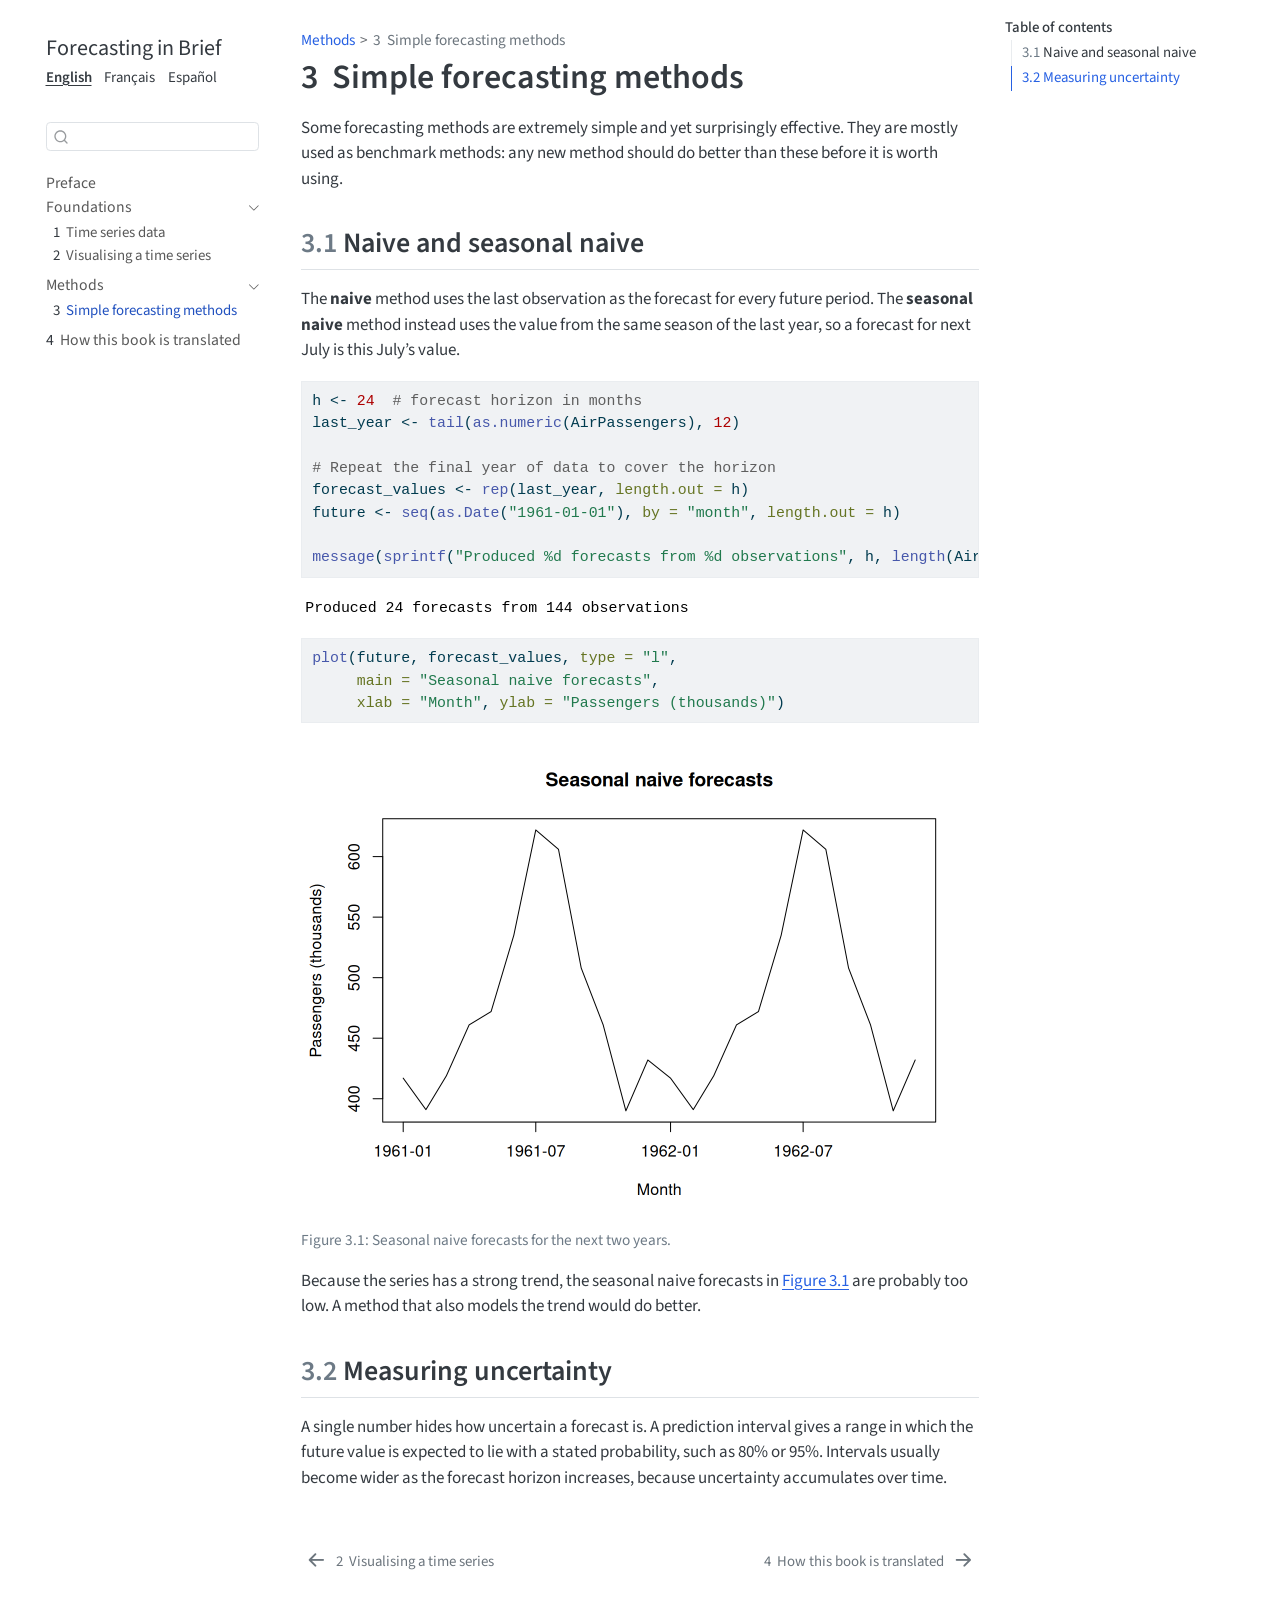
<file: chapters/benchmarks.html>
<!DOCTYPE html>
<html xmlns="http://www.w3.org/1999/xhtml" lang="en" xml:lang="en"><head>

<meta charset="utf-8">
<meta name="generator" content="quarto-1.10.18">

<meta name="viewport" content="width=device-width, initial-scale=1.0, user-scalable=yes">


<title>3&nbsp; Simple forecasting methods – Forecasting in Brief</title>
<style>
/* Default styles provided by pandoc.
** See https://pandoc.org/MANUAL.html#variables-for-html for config info.
*/
span.smallcaps{font-variant: small-caps;}
div.columns{display: flex; gap: 1.5em;}
div.column{flex: auto;}
@media screen {
div.columns{gap: min(4vw, 1.5em);}
div.column{overflow-x: auto;}
}
div.hanging-indent{margin-left: 1.5em; text-indent: -1.5em;}
ul.task-list{list-style: none;}
ul.task-list li input[type="checkbox"] {
  width: 0.8em;
  margin: 0 0.8em 0.2em -1em; /* quarto-specific, see https://github.com/quarto-dev/quarto-cli/issues/4556 */ 
  vertical-align: middle;
}
/* CSS for syntax highlighting */
html { -webkit-text-size-adjust: 100%; }
pre > code.sourceCode { white-space: pre; position: relative; }
pre > code.sourceCode > span { display: inline-block; line-height: 1.25; }
pre > code.sourceCode > span:empty { height: 1.2em; }
.sourceCode { overflow: visible; }
code.sourceCode > span { color: inherit; text-decoration: inherit; }
div.sourceCode { margin: 1em 0; }
pre.sourceCode { margin: 0; }
@media screen {
div.sourceCode { overflow: auto; }
}
@media print {
pre > code.sourceCode { white-space: pre-wrap; }
pre > code.sourceCode > span { text-indent: -5em; padding-left: 5em; }
}
pre.numberSource code
  { counter-reset: source-line 0; }
pre.numberSource code > span
  { position: relative; left: -4em; counter-increment: source-line; }
pre.numberSource code > span > a:first-child::before
  { content: counter(source-line);
    position: relative; left: -1em; text-align: right; vertical-align: baseline;
    border: none; display: inline-block;
    -webkit-touch-callout: none; -webkit-user-select: none;
    -khtml-user-select: none; -moz-user-select: none;
    -ms-user-select: none; user-select: none;
    padding: 0 4px; width: 4em;
  }
pre.numberSource { margin-left: 3em;  padding-left: 4px; }
div.sourceCode
  {   }
@media screen {
pre > code.sourceCode > span > a:first-child::before { text-decoration: underline; }
}
</style>


<script src="../site_libs/quarto-nav/quarto-nav.js"></script>
<script src="../site_libs/quarto-nav/headroom.min.js"></script>
<script src="../site_libs/clipboard/clipboard.min.js"></script>
<script src="../site_libs/quarto-search/autocomplete.umd.js"></script>
<script src="../site_libs/quarto-search/fuse.min.js"></script>
<script src="../site_libs/quarto-search/quarto-search.js"></script>
<meta name="quarto:offset" content="../">
<link href="../chapters/how-it-works.html" rel="next">
<link href="../chapters/visualising.html" rel="prev">
<script src="../site_libs/quarto-html/quarto.js" type="module"></script>
<script src="../site_libs/quarto-html/tabsets/tabsets.js" type="module"></script>
<script src="../site_libs/quarto-html/popper.min.js"></script>
<script src="../site_libs/quarto-html/tippy.umd.min.js"></script>
<script src="../site_libs/quarto-html/anchor.min.js"></script>
<link href="../site_libs/quarto-html/tippy.css" rel="stylesheet">
<link href="../site_libs/quarto-html/quarto-syntax-highlighting-64a204ab8560d761af7679ceaba22944.css" rel="stylesheet" id="quarto-text-highlighting-styles">
<script src="../site_libs/bootstrap/bootstrap.min.js"></script>
<link href="../site_libs/bootstrap/bootstrap-icons.css" rel="stylesheet">
<link href="../site_libs/bootstrap/bootstrap-860392d51475b9d9ef8a05c167138a3a.min.css" rel="stylesheet" append-hash="true" id="quarto-bootstrap" data-mode="light">
<script id="quarto-search-options" type="application/json">{
  "location": "sidebar",
  "copy-button": false,
  "collapse-after": 3,
  "panel-placement": "start",
  "type": "textbox",
  "limit": 50,
  "keyboard-shortcut": [
    "f",
    "/",
    "s"
  ],
  "show-item-context": false,
  "language": {
    "search-no-results-text": "No results",
    "search-matching-documents-text": "matching documents",
    "search-copy-link-title": "Copy link to search",
    "search-hide-matches-text": "Hide additional matches",
    "search-more-match-text": "more match in this document",
    "search-more-matches-text": "more matches in this document",
    "search-clear-button-title": "Clear",
    "search-text-placeholder": "",
    "search-detached-cancel-button-title": "Cancel",
    "search-submit-button-title": "Submit",
    "search-label": "Search"
  }
}</script>


<!-- quarto-i18n:start -->
<link rel="alternate" hreflang="en" href="benchmarks.html">
<link rel="alternate" hreflang="fr" href="../fr/chapters/benchmarks.html">
<link rel="alternate" hreflang="es" href="../es/chapters/benchmarks.html">
<link rel="alternate" hreflang="x-default" href="benchmarks.html">
<!-- quarto-i18n:end -->
<!-- quarto-i18n:start -->
<style id="tr-switcher-style">.tr-switcher{display:flex;flex-wrap:wrap;gap:.25rem .75rem;font-size:.875rem;margin:.25rem 0 .5rem}.tr-switcher-link{text-decoration:none}.tr-switcher-link[aria-current]{font-weight:600;text-decoration:underline;text-underline-offset:3px}</style>
<!-- quarto-i18n:end -->
</head>

<body class="nav-sidebar floating quarto-light">

<div id="quarto-search-results"></div>
  <header id="quarto-header" class="headroom fixed-top">
  <nav class="quarto-secondary-nav">
    <div class="container-fluid d-flex">
      <button type="button" class="quarto-btn-toggle btn" data-bs-toggle="collapse" role="button" data-bs-target=".quarto-sidebar-collapse-item" aria-controls="quarto-sidebar" aria-expanded="false" aria-label="Toggle sidebar navigation" onclick="if (window.quartoToggleHeadroom) { window.quartoToggleHeadroom(); }">
        <i class="bi bi-layout-text-sidebar-reverse"></i>
      </button>
        <nav class="quarto-page-breadcrumbs" aria-label="breadcrumb"><ol class="breadcrumb"><li class="breadcrumb-item"><a href="../chapters/benchmarks.html">Methods</a></li><li class="breadcrumb-item"><a href="../chapters/benchmarks.html"><span class="chapter-number">3</span>&nbsp; <span class="chapter-title">Simple forecasting methods</span></a></li></ol></nav>
        <a class="flex-grow-1" role="navigation" data-bs-toggle="collapse" data-bs-target=".quarto-sidebar-collapse-item" aria-controls="quarto-sidebar" aria-expanded="false" aria-label="Toggle sidebar navigation" onclick="if (window.quartoToggleHeadroom) { window.quartoToggleHeadroom(); }">      
        </a>
      <button type="button" class="btn quarto-search-button" aria-label="Search" onclick="window.quartoOpenSearch();">
        <i class="bi bi-search"></i>
      </button>
    </div>
  </nav>
</header>
<!-- content -->
<div id="quarto-content" class="quarto-container page-columns page-rows-contents page-layout-article">
<!-- sidebar -->
  <nav id="quarto-sidebar" class="sidebar collapse collapse-horizontal quarto-sidebar-collapse-item sidebar-navigation floating overflow-auto">
    <div class="pt-lg-2 mt-2 text-left sidebar-header">
    <div class="sidebar-title mb-0 py-0">
      <a href="../">Forecasting in Brief</a> 
    </div>
<!-- quarto-i18n:start -->
<nav class="tr-switcher" aria-label="Languages"><a class="tr-switcher-link" href="benchmarks.html" lang="en" hreflang="en" aria-current="page">English</a><a class="tr-switcher-link" href="../fr/chapters/benchmarks.html" lang="fr" hreflang="fr">Français</a><a class="tr-switcher-link" href="../es/chapters/benchmarks.html" lang="es" hreflang="es">Español</a></nav>
<!-- quarto-i18n:end -->

      </div>
        <div class="mt-2 flex-shrink-0 align-items-center">
        <div class="sidebar-search">
        <div id="quarto-search" class="" title="Search"></div>
        </div>
        </div>
    <div class="sidebar-menu-container"> 
    <ul class="list-unstyled mt-1">
        <li class="sidebar-item">
  <div class="sidebar-item-container"> 
  <a href="../index.html" class="sidebar-item-text sidebar-link">
 <span class="menu-text">Preface</span></a>
  </div>
</li>
        <li class="sidebar-item sidebar-item-section">
      <div class="sidebar-item-container"> 
            <a class="sidebar-item-text sidebar-link text-start" data-bs-toggle="collapse" data-bs-target="#quarto-sidebar-section-1" role="navigation" aria-expanded="true">
 <span class="menu-text">Foundations</span></a>
          <a class="sidebar-item-toggle text-start" data-bs-toggle="collapse" data-bs-target="#quarto-sidebar-section-1" role="navigation" aria-expanded="true" aria-label="Toggle section">
            <i class="bi bi-chevron-right ms-2"></i>
          </a> 
      </div>
      <ul id="quarto-sidebar-section-1" class="collapse list-unstyled sidebar-section depth1 show">  
          <li class="sidebar-item">
  <div class="sidebar-item-container"> 
  <a href="../chapters/time-series.html" class="sidebar-item-text sidebar-link">
 <span class="menu-text"><span class="chapter-number">1</span>&nbsp; <span class="chapter-title">Time series data</span></span></a>
  </div>
</li>
          <li class="sidebar-item">
  <div class="sidebar-item-container"> 
  <a href="../chapters/visualising.html" class="sidebar-item-text sidebar-link">
 <span class="menu-text"><span class="chapter-number">2</span>&nbsp; <span class="chapter-title">Visualising a time series</span></span></a>
  </div>
</li>
      </ul>
  </li>
        <li class="sidebar-item sidebar-item-section">
      <div class="sidebar-item-container"> 
            <a class="sidebar-item-text sidebar-link text-start" data-bs-toggle="collapse" data-bs-target="#quarto-sidebar-section-2" role="navigation" aria-expanded="true">
 <span class="menu-text">Methods</span></a>
          <a class="sidebar-item-toggle text-start" data-bs-toggle="collapse" data-bs-target="#quarto-sidebar-section-2" role="navigation" aria-expanded="true" aria-label="Toggle section">
            <i class="bi bi-chevron-right ms-2"></i>
          </a> 
      </div>
      <ul id="quarto-sidebar-section-2" class="collapse list-unstyled sidebar-section depth1 show">  
          <li class="sidebar-item">
  <div class="sidebar-item-container"> 
  <a href="../chapters/benchmarks.html" class="sidebar-item-text sidebar-link active">
 <span class="menu-text"><span class="chapter-number">3</span>&nbsp; <span class="chapter-title">Simple forecasting methods</span></span></a>
  </div>
</li>
      </ul>
  </li>
        <li class="sidebar-item">
  <div class="sidebar-item-container"> 
  <a href="../chapters/how-it-works.html" class="sidebar-item-text sidebar-link">
 <span class="menu-text"><span class="chapter-number">4</span>&nbsp; <span class="chapter-title">How this book is translated</span></span></a>
  </div>
</li>
    </ul>
    </div>
</nav>
<div id="quarto-sidebar-glass" class="quarto-sidebar-collapse-item" data-bs-toggle="collapse" data-bs-target=".quarto-sidebar-collapse-item"></div>
<!-- margin-sidebar -->
    <div id="quarto-margin-sidebar" class="sidebar margin-sidebar">
        <nav id="TOC" role="doc-toc" class="toc-active">
    <h2 id="toc-title">Table of contents</h2>
   
  <ul>
  <li><a href="#sec-naive" id="toc-sec-naive" class="nav-link active" data-scroll-target="#sec-naive"><span class="header-section-number">3.1</span> Naive and seasonal naive</a></li>
  <li><a href="#sec-uncertainty" id="toc-sec-uncertainty" class="nav-link" data-scroll-target="#sec-uncertainty"><span class="header-section-number">3.2</span> Measuring uncertainty</a></li>
  </ul>
</nav>
    </div>
<!-- main -->
<main class="content" id="quarto-document-content">

<header id="title-block-header" class="quarto-title-block default"><nav class="quarto-page-breadcrumbs quarto-title-breadcrumbs d-none d-lg-block" aria-label="breadcrumb"><ol class="breadcrumb"><li class="breadcrumb-item"><a href="../chapters/benchmarks.html">Methods</a></li><li class="breadcrumb-item"><a href="../chapters/benchmarks.html"><span class="chapter-number">3</span>&nbsp; <span class="chapter-title">Simple forecasting methods</span></a></li></ol></nav>
<div class="quarto-title">
<h1 class="title"><span id="sec-benchmarks" class="quarto-section-identifier"><span class="chapter-number">3</span>&nbsp; <span class="chapter-title">Simple forecasting methods</span></span></h1>
</div>



<div class="quarto-title-meta">

    
  
    
  </div>
  


</header>


<p>Some forecasting methods are extremely simple and yet surprisingly effective. They are mostly used as benchmark methods: any new method should do better than these before it is worth using.</p>
<section id="sec-naive" class="level2" data-number="3.1">
<h2 data-number="3.1" class="anchored" data-anchor-id="sec-naive"><span class="header-section-number">3.1</span> Naive and seasonal naive</h2>
<p>The <strong>naive</strong> method uses the last observation as the forecast for every future period. The <strong>seasonal naive</strong> method instead uses the value from the same season of the last year, so a forecast for next July is this July’s value.</p>
<div class="cell">
<div class="code-copy-outer-scaffold"><div class="sourceCode cell-code" id="cb1"><pre class="sourceCode r code-with-copy"><code class="sourceCode r"><span id="cb1-1"><a href="#cb1-1" aria-hidden="true" tabindex="-1"></a>h <span class="ot">&lt;-</span> <span class="dv">24</span>  <span class="co"># forecast horizon in months</span></span>
<span id="cb1-2"><a href="#cb1-2" aria-hidden="true" tabindex="-1"></a>last_year <span class="ot">&lt;-</span> <span class="fu">tail</span>(<span class="fu">as.numeric</span>(AirPassengers), <span class="dv">12</span>)</span>
<span id="cb1-3"><a href="#cb1-3" aria-hidden="true" tabindex="-1"></a></span>
<span id="cb1-4"><a href="#cb1-4" aria-hidden="true" tabindex="-1"></a><span class="co"># Repeat the final year of data to cover the horizon</span></span>
<span id="cb1-5"><a href="#cb1-5" aria-hidden="true" tabindex="-1"></a>forecast_values <span class="ot">&lt;-</span> <span class="fu">rep</span>(last_year, <span class="at">length.out =</span> h)</span>
<span id="cb1-6"><a href="#cb1-6" aria-hidden="true" tabindex="-1"></a>future <span class="ot">&lt;-</span> <span class="fu">seq</span>(<span class="fu">as.Date</span>(<span class="st">"1961-01-01"</span>), <span class="at">by =</span> <span class="st">"month"</span>, <span class="at">length.out =</span> h)</span>
<span id="cb1-7"><a href="#cb1-7" aria-hidden="true" tabindex="-1"></a></span>
<span id="cb1-8"><a href="#cb1-8" aria-hidden="true" tabindex="-1"></a><span class="fu">message</span>(<span class="fu">sprintf</span>(<span class="st">"Produced %d forecasts from %d observations"</span>, h, <span class="fu">length</span>(AirPassengers)))</span></code></pre></div><button title="Copy to Clipboard" class="code-copy-button"><i class="bi"></i></button></div>
<div class="cell-output cell-output-stderr">
<pre><code>Produced 24 forecasts from 144 observations</code></pre>
</div>
<div class="code-copy-outer-scaffold"><div class="sourceCode cell-code" id="cb3"><pre class="sourceCode r code-with-copy"><code class="sourceCode r"><span id="cb3-1"><a href="#cb3-1" aria-hidden="true" tabindex="-1"></a><span class="fu">plot</span>(future, forecast_values, <span class="at">type =</span> <span class="st">"l"</span>,</span>
<span id="cb3-2"><a href="#cb3-2" aria-hidden="true" tabindex="-1"></a>     <span class="at">main =</span> <span class="st">"Seasonal naive forecasts"</span>,</span>
<span id="cb3-3"><a href="#cb3-3" aria-hidden="true" tabindex="-1"></a>     <span class="at">xlab =</span> <span class="st">"Month"</span>, <span class="at">ylab =</span> <span class="st">"Passengers (thousands)"</span>)</span></code></pre></div><button title="Copy to Clipboard" class="code-copy-button"><i class="bi"></i></button></div>
<div class="cell-output-display">
<div id="fig-snaive" class="quarto-float quarto-figure quarto-figure-center anchored">
<figure class="quarto-float quarto-float-fig figure">
<div aria-describedby="fig-snaive-caption-0ceaefa1-69ba-4598-a22c-09a6ac19f8ca">
<img src="benchmarks_files/figure-html/fig-snaive-1.png" class="img-fluid figure-img" width="672">
</div>
<figcaption class="quarto-float-caption-bottom quarto-float-caption quarto-float-fig" id="fig-snaive-caption-0ceaefa1-69ba-4598-a22c-09a6ac19f8ca">
Figure&nbsp;3.1: Seasonal naive forecasts for the next two years.
</figcaption>
</figure>
</div>
</div>
</div>
<p>Because the series has a strong trend, the seasonal naive forecasts in <a href="#fig-snaive" class="quarto-xref">Figure&nbsp;<span>3.1</span></a> are probably too low. A method that also models the trend would do better.</p>
</section>
<section id="sec-uncertainty" class="level2" data-number="3.2">
<h2 data-number="3.2" class="anchored" data-anchor-id="sec-uncertainty"><span class="header-section-number">3.2</span> Measuring uncertainty</h2>
<p>A single number hides how uncertain a forecast is. A prediction interval gives a range in which the future value is expected to lie with a stated probability, such as 80% or 95%. Intervals usually become wider as the forecast horizon increases, because uncertainty accumulates over time.</p>


</section>

</main> <!-- /main -->
<script id="quarto-html-after-body" type="application/javascript">
  window.document.addEventListener("DOMContentLoaded", function (event) {
    const icon = "";
    const anchorJS = new window.AnchorJS();
    anchorJS.options = {
      placement: 'right',
      icon: icon
    };
    anchorJS.add('.anchored');
    const isCodeAnnotation = (el) => {
      for (const clz of el.classList) {
        if (clz.startsWith('code-annotation-')) {                     
          return true;
        }
      }
      return false;
    }
    const onCopySuccess = function(e) {
      // button target
      const button = e.trigger;
      // don't keep focus
      button.blur();
      // flash "checked"
      button.classList.add('code-copy-button-checked');
      var currentTitle = button.getAttribute("title");
      button.setAttribute("title", "Copied!");
      let tooltip;
      if (window.bootstrap) {
        button.setAttribute("data-bs-toggle", "tooltip");
        button.setAttribute("data-bs-placement", "left");
        button.setAttribute("data-bs-title", "Copied!");
        tooltip = new bootstrap.Tooltip(button, 
          { trigger: "manual", 
            customClass: "code-copy-button-tooltip",
            offset: [0, -8]});
        tooltip.show();    
      }
      setTimeout(function() {
        if (tooltip) {
          tooltip.hide();
          button.removeAttribute("data-bs-title");
          button.removeAttribute("data-bs-toggle");
          button.removeAttribute("data-bs-placement");
        }
        button.setAttribute("title", currentTitle);
        button.classList.remove('code-copy-button-checked');
      }, 1000);
      // clear code selection
      e.clearSelection();
    }
    const getTextToCopy = function(trigger) {
      const outerScaffold = trigger.parentElement.cloneNode(true);
      const codeEl = outerScaffold.querySelector('code');
      for (const childEl of codeEl.children) {
        if (isCodeAnnotation(childEl)) {
          childEl.remove();
        }
      }
      return codeEl.innerText;
    }
    const clipboard = new window.ClipboardJS('.code-copy-button:not([data-in-quarto-modal])', {
      text: getTextToCopy
    });
    clipboard.on('success', onCopySuccess);
    if (window.document.getElementById('quarto-embedded-source-code-modal')) {
      const clipboardModal = new window.ClipboardJS('.code-copy-button[data-in-quarto-modal]', {
        text: getTextToCopy,
        container: window.document.getElementById('quarto-embedded-source-code-modal')
      });
      clipboardModal.on('success', onCopySuccess);
    }
      var localhostRegex = new RegExp(/^(?:http|https):\/\/localhost\:?[0-9]*\//);
      var mailtoRegex = new RegExp(/^mailto:/);
        var filterRegex = new RegExp('/' + window.location.host + '/');
      var isInternal = (href) => {
          return filterRegex.test(href) || localhostRegex.test(href) || mailtoRegex.test(href);
      }
      // Inspect non-navigation links and adorn them if external
     var links = window.document.querySelectorAll('a[href]:not(.nav-link):not(.navbar-brand):not(.toc-action):not(.sidebar-link):not(.sidebar-item-toggle):not(.pagination-link):not(.no-external):not([aria-hidden]):not(.dropdown-item):not(.quarto-navigation-tool):not(.about-link)');
      for (var i=0; i<links.length; i++) {
        const link = links[i];
        if (!isInternal(link.href)) {
          // undo the damage that might have been done by quarto-nav.js in the case of
          // links that we want to consider external
          if (link.dataset.originalHref !== undefined) {
            link.href = link.dataset.originalHref;
          }
        }
      }
    function tippyHover(el, contentFn, onTriggerFn, onUntriggerFn) {
      const config = {
        allowHTML: true,
        maxWidth: 500,
        delay: 100,
        arrow: false,
        appendTo: function(el) {
            return el.parentElement;
        },
        interactive: true,
        interactiveBorder: 10,
        theme: 'quarto',
        placement: 'bottom-start',
      };
      if (contentFn) {
        config.content = contentFn;
      }
      if (onTriggerFn) {
        config.onTrigger = onTriggerFn;
      }
      if (onUntriggerFn) {
        config.onUntrigger = onUntriggerFn;
      }
      window.tippy(el, config); 
    }
    const noterefs = window.document.querySelectorAll('a[role="doc-noteref"]');
    for (var i=0; i<noterefs.length; i++) {
      const ref = noterefs[i];
      tippyHover(ref, function() {
        // use id or data attribute instead here
        let href = ref.getAttribute('data-footnote-href') || ref.getAttribute('href');
        try { href = new URL(href).hash; } catch {}
        const id = href.replace(/^#\/?/, "");
        const note = window.document.getElementById(id);
        if (note) {
          return note.innerHTML;
        } else {
          return "";
        }
      });
    }
    const xrefs = window.document.querySelectorAll('a.quarto-xref');
    const processXRef = (id, note) => {
      // Strip column container classes
      const stripColumnClz = (el) => {
        el.classList.remove("page-full", "page-columns");
        if (el.children) {
          for (const child of el.children) {
            stripColumnClz(child);
          }
        }
      }
      stripColumnClz(note)
      if (id === null || id.startsWith('sec-')) {
        // Special case sections, only their first couple elements
        const container = document.createElement("div");
        if (note.children && note.children.length > 2) {
          container.appendChild(note.children[0].cloneNode(true));
          for (let i = 1; i < note.children.length; i++) {
            const child = note.children[i];
            if (child.tagName === "P" && child.innerText === "") {
              continue;
            } else {
              container.appendChild(child.cloneNode(true));
              break;
            }
          }
          if (window.Quarto?.typesetMath) {
            window.Quarto.typesetMath(container);
          }
          return container.innerHTML
        } else {
          if (window.Quarto?.typesetMath) {
            window.Quarto.typesetMath(note);
          }
          return note.innerHTML;
        }
      } else {
        // Remove any anchor links if they are present
        const anchorLink = note.querySelector('a.anchorjs-link');
        if (anchorLink) {
          anchorLink.remove();
        }
        if (window.Quarto?.typesetMath) {
          window.Quarto.typesetMath(note);
        }
        if (note.classList.contains("callout")) {
          return note.outerHTML;
        } else {
          return note.innerHTML;
        }
      }
    }
    for (var i=0; i<xrefs.length; i++) {
      const xref = xrefs[i];
      tippyHover(xref, undefined, function(instance) {
        instance.disable();
        let url = xref.getAttribute('href');
        let hash = undefined; 
        if (url.startsWith('#')) {
          hash = url;
        } else {
          try { hash = new URL(url).hash; } catch {}
        }
        if (hash) {
          const id = hash.replace(/^#\/?/, "");
          const note = window.document.getElementById(id);
          if (note !== null) {
            try {
              const html = processXRef(id, note.cloneNode(true));
              instance.setContent(html);
            } finally {
              instance.enable();
              instance.show();
            }
          } else {
            // See if we can fetch this
            fetch(url.split('#')[0])
            .then(res => res.text())
            .then(html => {
              const parser = new DOMParser();
              const htmlDoc = parser.parseFromString(html, "text/html");
              const note = htmlDoc.getElementById(id);
              if (note !== null) {
                const html = processXRef(id, note);
                instance.setContent(html);
              } 
            }).finally(() => {
              instance.enable();
              instance.show();
            });
          }
        } else {
          // See if we can fetch a full url (with no hash to target)
          // This is a special case and we should probably do some content thinning / targeting
          fetch(url)
          .then(res => res.text())
          .then(html => {
            const parser = new DOMParser();
            const htmlDoc = parser.parseFromString(html, "text/html");
            const note = htmlDoc.querySelector('main.content');
            if (note !== null) {
              // This should only happen for chapter cross references
              // (since there is no id in the URL)
              // remove the first header
              if (note.children.length > 0 && note.children[0].tagName === "HEADER") {
                note.children[0].remove();
              }
              const html = processXRef(null, note);
              instance.setContent(html);
            } 
          }).finally(() => {
            instance.enable();
            instance.show();
          });
        }
      }, function(instance) {
      });
    }
        let selectedAnnoteEl;
        const selectorForAnnotation = ( cell, annotation) => {
          let cellAttr = 'data-code-cell="' + cell + '"';
          let lineAttr = 'data-code-annotation="' +  annotation + '"';
          const selector = 'span[' + cellAttr + '][' + lineAttr + ']';
          return selector;
        }
        const selectCodeLines = (annoteEl) => {
          const doc = window.document;
          const targetCell = annoteEl.getAttribute("data-target-cell");
          const targetAnnotation = annoteEl.getAttribute("data-target-annotation");
          const annoteSpan = window.document.querySelector(selectorForAnnotation(targetCell, targetAnnotation));
          const lines = annoteSpan.getAttribute("data-code-lines").split(",");
          const lineIds = lines.map((line) => {
            return targetCell + "-" + line;
          })
          let top = null;
          let height = null;
          let parent = null;
          if (lineIds.length > 0) {
              //compute the position of the single el (top and bottom and make a div)
              const el = window.document.getElementById(lineIds[0]);
              top = el.offsetTop;
              height = el.offsetHeight;
              parent = el.parentElement.parentElement;
            if (lineIds.length > 1) {
              const lastEl = window.document.getElementById(lineIds[lineIds.length - 1]);
              const bottom = lastEl.offsetTop + lastEl.offsetHeight;
              height = bottom - top;
            }
            if (top !== null && height !== null && parent !== null) {
              // cook up a div (if necessary) and position it 
              let div = window.document.getElementById("code-annotation-line-highlight");
              if (div === null) {
                div = window.document.createElement("div");
                div.setAttribute("id", "code-annotation-line-highlight");
                div.style.position = 'absolute';
                parent.appendChild(div);
              }
              div.style.top = top - 2 + "px";
              div.style.height = height + 4 + "px";
              div.style.left = 0;
              let gutterDiv = window.document.getElementById("code-annotation-line-highlight-gutter");
              if (gutterDiv === null) {
                gutterDiv = window.document.createElement("div");
                gutterDiv.setAttribute("id", "code-annotation-line-highlight-gutter");
                gutterDiv.style.position = 'absolute';
                const codeCell = window.document.getElementById(targetCell);
                const gutter = codeCell.querySelector('.code-annotation-gutter');
                gutter.appendChild(gutterDiv);
              }
              gutterDiv.style.top = top - 2 + "px";
              gutterDiv.style.height = height + 4 + "px";
            }
            selectedAnnoteEl = annoteEl;
          }
        };
        const unselectCodeLines = () => {
          const elementsIds = ["code-annotation-line-highlight", "code-annotation-line-highlight-gutter"];
          elementsIds.forEach((elId) => {
            const div = window.document.getElementById(elId);
            if (div) {
              div.remove();
            }
          });
          selectedAnnoteEl = undefined;
        };
          // Handle positioning of the toggle
      window.addEventListener(
        "resize",
        throttle(() => {
          elRect = undefined;
          if (selectedAnnoteEl) {
            selectCodeLines(selectedAnnoteEl);
          }
        }, 10)
      );
      function throttle(fn, ms) {
      let throttle = false;
      let timer;
        return (...args) => {
          if(!throttle) { // first call gets through
              fn.apply(this, args);
              throttle = true;
          } else { // all the others get throttled
              if(timer) clearTimeout(timer); // cancel #2
              timer = setTimeout(() => {
                fn.apply(this, args);
                timer = throttle = false;
              }, ms);
          }
        };
      }
        // Attach click handler to the DT
        const annoteDls = window.document.querySelectorAll('dt[data-target-cell]');
        for (const annoteDlNode of annoteDls) {
          annoteDlNode.addEventListener('click', (event) => {
            const clickedEl = event.target;
            if (clickedEl !== selectedAnnoteEl) {
              unselectCodeLines();
              const activeEl = window.document.querySelector('dt[data-target-cell].code-annotation-active');
              if (activeEl) {
                activeEl.classList.remove('code-annotation-active');
              }
              selectCodeLines(clickedEl);
              clickedEl.classList.add('code-annotation-active');
            } else {
              // Unselect the line
              unselectCodeLines();
              clickedEl.classList.remove('code-annotation-active');
            }
          });
        }
    const findCites = (el) => {
      const parentEl = el.parentElement;
      if (parentEl) {
        const cites = parentEl.dataset.cites;
        if (cites) {
          return {
            el,
            cites: cites.split(' ')
          };
        } else {
          return findCites(el.parentElement)
        }
      } else {
        return undefined;
      }
    };
    var bibliorefs = window.document.querySelectorAll('a[role="doc-biblioref"]');
    for (var i=0; i<bibliorefs.length; i++) {
      const ref = bibliorefs[i];
      const citeInfo = findCites(ref);
      if (citeInfo) {
        tippyHover(citeInfo.el, function() {
          var popup = window.document.createElement('div');
          citeInfo.cites.forEach(function(cite) {
            var citeDiv = window.document.createElement('div');
            citeDiv.classList.add('hanging-indent');
            citeDiv.classList.add('csl-entry');
            var biblioDiv = window.document.getElementById('ref-' + cite);
            if (biblioDiv) {
              citeDiv.innerHTML = biblioDiv.innerHTML;
            }
            popup.appendChild(citeDiv);
          });
          return popup.innerHTML;
        });
      }
    }
  });
  </script>
<nav class="page-navigation">
  <div class="nav-page nav-page-previous">
      <a href="../chapters/visualising.html" class="pagination-link" aria-label="Visualising a time series">
        <i class="bi bi-arrow-left-short"></i> <span class="nav-page-text"><span class="chapter-number">2</span>&nbsp; <span class="chapter-title">Visualising a time series</span></span>
      </a>          
  </div>
  <div class="nav-page nav-page-next">
      <a href="../chapters/how-it-works.html" class="pagination-link" aria-label="How this book is translated">
        <span class="nav-page-text"><span class="chapter-number">4</span>&nbsp; <span class="chapter-title">How this book is translated</span></span> <i class="bi bi-arrow-right-short"></i>
      </a>
  </div>
</nav>
</div> <!-- /content -->




</body></html>
</file>
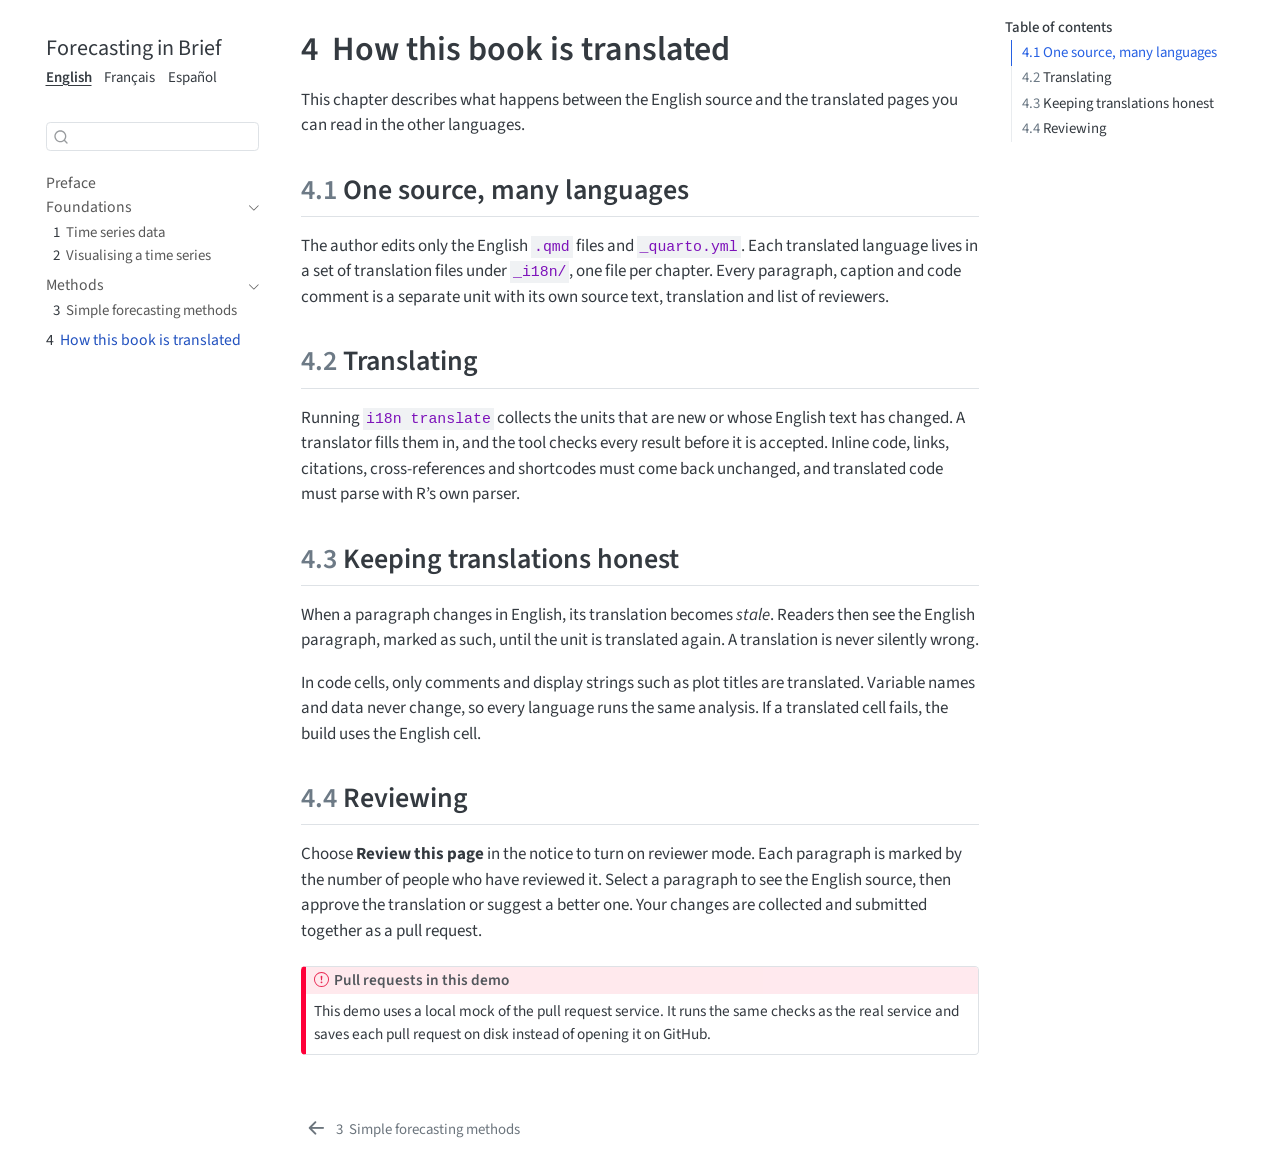
<file: chapters/how-it-works.html>
<!DOCTYPE html>
<html xmlns="http://www.w3.org/1999/xhtml" lang="en" xml:lang="en"><head>

<meta charset="utf-8">
<meta name="generator" content="quarto-1.10.18">

<meta name="viewport" content="width=device-width, initial-scale=1.0, user-scalable=yes">


<title>4&nbsp; How this book is translated – Forecasting in Brief</title>
<style>
/* Default styles provided by pandoc.
** See https://pandoc.org/MANUAL.html#variables-for-html for config info.
*/
span.smallcaps{font-variant: small-caps;}
div.columns{display: flex; gap: 1.5em;}
div.column{flex: auto;}
@media screen {
div.columns{gap: min(4vw, 1.5em);}
div.column{overflow-x: auto;}
}
div.hanging-indent{margin-left: 1.5em; text-indent: -1.5em;}
ul.task-list{list-style: none;}
ul.task-list li input[type="checkbox"] {
  width: 0.8em;
  margin: 0 0.8em 0.2em -1em; /* quarto-specific, see https://github.com/quarto-dev/quarto-cli/issues/4556 */ 
  vertical-align: middle;
}
</style>


<script src="../site_libs/quarto-nav/quarto-nav.js"></script>
<script src="../site_libs/quarto-nav/headroom.min.js"></script>
<script src="../site_libs/clipboard/clipboard.min.js"></script>
<script src="../site_libs/quarto-search/autocomplete.umd.js"></script>
<script src="../site_libs/quarto-search/fuse.min.js"></script>
<script src="../site_libs/quarto-search/quarto-search.js"></script>
<meta name="quarto:offset" content="../">
<link href="../chapters/benchmarks.html" rel="prev">
<script src="../site_libs/quarto-html/quarto.js" type="module"></script>
<script src="../site_libs/quarto-html/tabsets/tabsets.js" type="module"></script>
<script src="../site_libs/quarto-html/popper.min.js"></script>
<script src="../site_libs/quarto-html/tippy.umd.min.js"></script>
<script src="../site_libs/quarto-html/anchor.min.js"></script>
<link href="../site_libs/quarto-html/tippy.css" rel="stylesheet">
<link href="../site_libs/quarto-html/quarto-syntax-highlighting-64a204ab8560d761af7679ceaba22944.css" rel="stylesheet" id="quarto-text-highlighting-styles">
<script src="../site_libs/bootstrap/bootstrap.min.js"></script>
<link href="../site_libs/bootstrap/bootstrap-icons.css" rel="stylesheet">
<link href="../site_libs/bootstrap/bootstrap-860392d51475b9d9ef8a05c167138a3a.min.css" rel="stylesheet" append-hash="true" id="quarto-bootstrap" data-mode="light">
<script id="quarto-search-options" type="application/json">{
  "location": "sidebar",
  "copy-button": false,
  "collapse-after": 3,
  "panel-placement": "start",
  "type": "textbox",
  "limit": 50,
  "keyboard-shortcut": [
    "f",
    "/",
    "s"
  ],
  "show-item-context": false,
  "language": {
    "search-no-results-text": "No results",
    "search-matching-documents-text": "matching documents",
    "search-copy-link-title": "Copy link to search",
    "search-hide-matches-text": "Hide additional matches",
    "search-more-match-text": "more match in this document",
    "search-more-matches-text": "more matches in this document",
    "search-clear-button-title": "Clear",
    "search-text-placeholder": "",
    "search-detached-cancel-button-title": "Cancel",
    "search-submit-button-title": "Submit",
    "search-label": "Search"
  }
}</script>


<!-- quarto-i18n:start -->
<link rel="alternate" hreflang="en" href="how-it-works.html">
<link rel="alternate" hreflang="fr" href="../fr/chapters/how-it-works.html">
<link rel="alternate" hreflang="es" href="../es/chapters/how-it-works.html">
<link rel="alternate" hreflang="x-default" href="how-it-works.html">
<!-- quarto-i18n:end -->
<!-- quarto-i18n:start -->
<style id="tr-switcher-style">.tr-switcher{display:flex;flex-wrap:wrap;gap:.25rem .75rem;font-size:.875rem;margin:.25rem 0 .5rem}.tr-switcher-link{text-decoration:none}.tr-switcher-link[aria-current]{font-weight:600;text-decoration:underline;text-underline-offset:3px}</style>
<!-- quarto-i18n:end -->
</head>

<body class="nav-sidebar floating quarto-light">

<div id="quarto-search-results"></div>
  <header id="quarto-header" class="headroom fixed-top">
  <nav class="quarto-secondary-nav">
    <div class="container-fluid d-flex">
      <button type="button" class="quarto-btn-toggle btn" data-bs-toggle="collapse" role="button" data-bs-target=".quarto-sidebar-collapse-item" aria-controls="quarto-sidebar" aria-expanded="false" aria-label="Toggle sidebar navigation" onclick="if (window.quartoToggleHeadroom) { window.quartoToggleHeadroom(); }">
        <i class="bi bi-layout-text-sidebar-reverse"></i>
      </button>
        <nav class="quarto-page-breadcrumbs" aria-label="breadcrumb"><ol class="breadcrumb"><li class="breadcrumb-item"><a href="../chapters/how-it-works.html"><span class="chapter-number">4</span>&nbsp; <span class="chapter-title">How this book is translated</span></a></li></ol></nav>
        <a class="flex-grow-1" role="navigation" data-bs-toggle="collapse" data-bs-target=".quarto-sidebar-collapse-item" aria-controls="quarto-sidebar" aria-expanded="false" aria-label="Toggle sidebar navigation" onclick="if (window.quartoToggleHeadroom) { window.quartoToggleHeadroom(); }">      
        </a>
      <button type="button" class="btn quarto-search-button" aria-label="Search" onclick="window.quartoOpenSearch();">
        <i class="bi bi-search"></i>
      </button>
    </div>
  </nav>
</header>
<!-- content -->
<div id="quarto-content" class="quarto-container page-columns page-rows-contents page-layout-article">
<!-- sidebar -->
  <nav id="quarto-sidebar" class="sidebar collapse collapse-horizontal quarto-sidebar-collapse-item sidebar-navigation floating overflow-auto">
    <div class="pt-lg-2 mt-2 text-left sidebar-header">
    <div class="sidebar-title mb-0 py-0">
      <a href="../">Forecasting in Brief</a> 
    </div>
<!-- quarto-i18n:start -->
<nav class="tr-switcher" aria-label="Languages"><a class="tr-switcher-link" href="how-it-works.html" lang="en" hreflang="en" aria-current="page">English</a><a class="tr-switcher-link" href="../fr/chapters/how-it-works.html" lang="fr" hreflang="fr">Français</a><a class="tr-switcher-link" href="../es/chapters/how-it-works.html" lang="es" hreflang="es">Español</a></nav>
<!-- quarto-i18n:end -->

      </div>
        <div class="mt-2 flex-shrink-0 align-items-center">
        <div class="sidebar-search">
        <div id="quarto-search" class="" title="Search"></div>
        </div>
        </div>
    <div class="sidebar-menu-container"> 
    <ul class="list-unstyled mt-1">
        <li class="sidebar-item">
  <div class="sidebar-item-container"> 
  <a href="../index.html" class="sidebar-item-text sidebar-link">
 <span class="menu-text">Preface</span></a>
  </div>
</li>
        <li class="sidebar-item sidebar-item-section">
      <div class="sidebar-item-container"> 
            <a class="sidebar-item-text sidebar-link text-start" data-bs-toggle="collapse" data-bs-target="#quarto-sidebar-section-1" role="navigation" aria-expanded="true">
 <span class="menu-text">Foundations</span></a>
          <a class="sidebar-item-toggle text-start" data-bs-toggle="collapse" data-bs-target="#quarto-sidebar-section-1" role="navigation" aria-expanded="true" aria-label="Toggle section">
            <i class="bi bi-chevron-right ms-2"></i>
          </a> 
      </div>
      <ul id="quarto-sidebar-section-1" class="collapse list-unstyled sidebar-section depth1 show">  
          <li class="sidebar-item">
  <div class="sidebar-item-container"> 
  <a href="../chapters/time-series.html" class="sidebar-item-text sidebar-link">
 <span class="menu-text"><span class="chapter-number">1</span>&nbsp; <span class="chapter-title">Time series data</span></span></a>
  </div>
</li>
          <li class="sidebar-item">
  <div class="sidebar-item-container"> 
  <a href="../chapters/visualising.html" class="sidebar-item-text sidebar-link">
 <span class="menu-text"><span class="chapter-number">2</span>&nbsp; <span class="chapter-title">Visualising a time series</span></span></a>
  </div>
</li>
      </ul>
  </li>
        <li class="sidebar-item sidebar-item-section">
      <div class="sidebar-item-container"> 
            <a class="sidebar-item-text sidebar-link text-start" data-bs-toggle="collapse" data-bs-target="#quarto-sidebar-section-2" role="navigation" aria-expanded="true">
 <span class="menu-text">Methods</span></a>
          <a class="sidebar-item-toggle text-start" data-bs-toggle="collapse" data-bs-target="#quarto-sidebar-section-2" role="navigation" aria-expanded="true" aria-label="Toggle section">
            <i class="bi bi-chevron-right ms-2"></i>
          </a> 
      </div>
      <ul id="quarto-sidebar-section-2" class="collapse list-unstyled sidebar-section depth1 show">  
          <li class="sidebar-item">
  <div class="sidebar-item-container"> 
  <a href="../chapters/benchmarks.html" class="sidebar-item-text sidebar-link">
 <span class="menu-text"><span class="chapter-number">3</span>&nbsp; <span class="chapter-title">Simple forecasting methods</span></span></a>
  </div>
</li>
      </ul>
  </li>
        <li class="sidebar-item">
  <div class="sidebar-item-container"> 
  <a href="../chapters/how-it-works.html" class="sidebar-item-text sidebar-link active">
 <span class="menu-text"><span class="chapter-number">4</span>&nbsp; <span class="chapter-title">How this book is translated</span></span></a>
  </div>
</li>
    </ul>
    </div>
</nav>
<div id="quarto-sidebar-glass" class="quarto-sidebar-collapse-item" data-bs-toggle="collapse" data-bs-target=".quarto-sidebar-collapse-item"></div>
<!-- margin-sidebar -->
    <div id="quarto-margin-sidebar" class="sidebar margin-sidebar">
        <nav id="TOC" role="doc-toc" class="toc-active">
    <h2 id="toc-title">Table of contents</h2>
   
  <ul>
  <li><a href="#sec-one-source" id="toc-sec-one-source" class="nav-link active" data-scroll-target="#sec-one-source"><span class="header-section-number">4.1</span> One source, many languages</a></li>
  <li><a href="#sec-translating" id="toc-sec-translating" class="nav-link" data-scroll-target="#sec-translating"><span class="header-section-number">4.2</span> Translating</a></li>
  <li><a href="#sec-honest" id="toc-sec-honest" class="nav-link" data-scroll-target="#sec-honest"><span class="header-section-number">4.3</span> Keeping translations honest</a></li>
  <li><a href="#sec-reviewing" id="toc-sec-reviewing" class="nav-link" data-scroll-target="#sec-reviewing"><span class="header-section-number">4.4</span> Reviewing</a></li>
  </ul>
</nav>
    </div>
<!-- main -->
<main class="content" id="quarto-document-content">

<header id="title-block-header" class="quarto-title-block default">
<div class="quarto-title">
<h1 class="title"><span id="sec-how-it-works" class="quarto-section-identifier"><span class="chapter-number">4</span>&nbsp; <span class="chapter-title">How this book is translated</span></span></h1>
</div>



<div class="quarto-title-meta">

    
  
    
  </div>
  


</header>


<p>This chapter describes what happens between the English source and the translated pages you can read in the other languages.</p>
<section id="sec-one-source" class="level2" data-number="4.1">
<h2 data-number="4.1" class="anchored" data-anchor-id="sec-one-source"><span class="header-section-number">4.1</span> One source, many languages</h2>
<p>The author edits only the English <code>.qmd</code> files and <code>_quarto.yml</code>. Each translated language lives in a set of translation files under <code>_i18n/</code>, one file per chapter. Every paragraph, caption and code comment is a separate unit with its own source text, translation and list of reviewers.</p>
</section>
<section id="sec-translating" class="level2" data-number="4.2">
<h2 data-number="4.2" class="anchored" data-anchor-id="sec-translating"><span class="header-section-number">4.2</span> Translating</h2>
<p>Running <code>i18n translate</code> collects the units that are new or whose English text has changed. A translator fills them in, and the tool checks every result before it is accepted. Inline code, links, citations, cross-references and shortcodes must come back unchanged, and translated code must parse with R’s own parser.</p>
</section>
<section id="sec-honest" class="level2" data-number="4.3">
<h2 data-number="4.3" class="anchored" data-anchor-id="sec-honest"><span class="header-section-number">4.3</span> Keeping translations honest</h2>
<p>When a paragraph changes in English, its translation becomes <em>stale</em>. Readers then see the English paragraph, marked as such, until the unit is translated again. A translation is never silently wrong.</p>
<p>In code cells, only comments and display strings such as plot titles are translated. Variable names and data never change, so every language runs the same analysis. If a translated cell fails, the build uses the English cell.</p>
</section>
<section id="sec-reviewing" class="level2" data-number="4.4">
<h2 data-number="4.4" class="anchored" data-anchor-id="sec-reviewing"><span class="header-section-number">4.4</span> Reviewing</h2>
<p>Choose <strong>Review this page</strong> in the notice to turn on reviewer mode. Each paragraph is marked by the number of people who have reviewed it. Select a paragraph to see the English source, then approve the translation or suggest a better one. Your changes are collected and submitted together as a pull request.</p>
<div class="callout callout-style-default callout-important callout-titled">
<div class="callout-header d-flex align-content-center">
<div class="callout-icon-container">
<i class="callout-icon"></i>
</div>
<div class="callout-title-container flex-fill">
<span class="screen-reader-only">Important</span>Pull requests in this demo
</div>
</div>
<div class="callout-body-container callout-body">
<p>This demo uses a local mock of the pull request service. It runs the same checks as the real service and saves each pull request on disk instead of opening it on GitHub.</p>
</div>
</div>


</section>

</main> <!-- /main -->
<script id="quarto-html-after-body" type="application/javascript">
  window.document.addEventListener("DOMContentLoaded", function (event) {
    const icon = "";
    const anchorJS = new window.AnchorJS();
    anchorJS.options = {
      placement: 'right',
      icon: icon
    };
    anchorJS.add('.anchored');
    const isCodeAnnotation = (el) => {
      for (const clz of el.classList) {
        if (clz.startsWith('code-annotation-')) {                     
          return true;
        }
      }
      return false;
    }
    const onCopySuccess = function(e) {
      // button target
      const button = e.trigger;
      // don't keep focus
      button.blur();
      // flash "checked"
      button.classList.add('code-copy-button-checked');
      var currentTitle = button.getAttribute("title");
      button.setAttribute("title", "Copied!");
      let tooltip;
      if (window.bootstrap) {
        button.setAttribute("data-bs-toggle", "tooltip");
        button.setAttribute("data-bs-placement", "left");
        button.setAttribute("data-bs-title", "Copied!");
        tooltip = new bootstrap.Tooltip(button, 
          { trigger: "manual", 
            customClass: "code-copy-button-tooltip",
            offset: [0, -8]});
        tooltip.show();    
      }
      setTimeout(function() {
        if (tooltip) {
          tooltip.hide();
          button.removeAttribute("data-bs-title");
          button.removeAttribute("data-bs-toggle");
          button.removeAttribute("data-bs-placement");
        }
        button.setAttribute("title", currentTitle);
        button.classList.remove('code-copy-button-checked');
      }, 1000);
      // clear code selection
      e.clearSelection();
    }
    const getTextToCopy = function(trigger) {
      const outerScaffold = trigger.parentElement.cloneNode(true);
      const codeEl = outerScaffold.querySelector('code');
      for (const childEl of codeEl.children) {
        if (isCodeAnnotation(childEl)) {
          childEl.remove();
        }
      }
      return codeEl.innerText;
    }
    const clipboard = new window.ClipboardJS('.code-copy-button:not([data-in-quarto-modal])', {
      text: getTextToCopy
    });
    clipboard.on('success', onCopySuccess);
    if (window.document.getElementById('quarto-embedded-source-code-modal')) {
      const clipboardModal = new window.ClipboardJS('.code-copy-button[data-in-quarto-modal]', {
        text: getTextToCopy,
        container: window.document.getElementById('quarto-embedded-source-code-modal')
      });
      clipboardModal.on('success', onCopySuccess);
    }
      var localhostRegex = new RegExp(/^(?:http|https):\/\/localhost\:?[0-9]*\//);
      var mailtoRegex = new RegExp(/^mailto:/);
        var filterRegex = new RegExp('/' + window.location.host + '/');
      var isInternal = (href) => {
          return filterRegex.test(href) || localhostRegex.test(href) || mailtoRegex.test(href);
      }
      // Inspect non-navigation links and adorn them if external
     var links = window.document.querySelectorAll('a[href]:not(.nav-link):not(.navbar-brand):not(.toc-action):not(.sidebar-link):not(.sidebar-item-toggle):not(.pagination-link):not(.no-external):not([aria-hidden]):not(.dropdown-item):not(.quarto-navigation-tool):not(.about-link)');
      for (var i=0; i<links.length; i++) {
        const link = links[i];
        if (!isInternal(link.href)) {
          // undo the damage that might have been done by quarto-nav.js in the case of
          // links that we want to consider external
          if (link.dataset.originalHref !== undefined) {
            link.href = link.dataset.originalHref;
          }
        }
      }
    function tippyHover(el, contentFn, onTriggerFn, onUntriggerFn) {
      const config = {
        allowHTML: true,
        maxWidth: 500,
        delay: 100,
        arrow: false,
        appendTo: function(el) {
            return el.parentElement;
        },
        interactive: true,
        interactiveBorder: 10,
        theme: 'quarto',
        placement: 'bottom-start',
      };
      if (contentFn) {
        config.content = contentFn;
      }
      if (onTriggerFn) {
        config.onTrigger = onTriggerFn;
      }
      if (onUntriggerFn) {
        config.onUntrigger = onUntriggerFn;
      }
      window.tippy(el, config); 
    }
    const noterefs = window.document.querySelectorAll('a[role="doc-noteref"]');
    for (var i=0; i<noterefs.length; i++) {
      const ref = noterefs[i];
      tippyHover(ref, function() {
        // use id or data attribute instead here
        let href = ref.getAttribute('data-footnote-href') || ref.getAttribute('href');
        try { href = new URL(href).hash; } catch {}
        const id = href.replace(/^#\/?/, "");
        const note = window.document.getElementById(id);
        if (note) {
          return note.innerHTML;
        } else {
          return "";
        }
      });
    }
    const xrefs = window.document.querySelectorAll('a.quarto-xref');
    const processXRef = (id, note) => {
      // Strip column container classes
      const stripColumnClz = (el) => {
        el.classList.remove("page-full", "page-columns");
        if (el.children) {
          for (const child of el.children) {
            stripColumnClz(child);
          }
        }
      }
      stripColumnClz(note)
      if (id === null || id.startsWith('sec-')) {
        // Special case sections, only their first couple elements
        const container = document.createElement("div");
        if (note.children && note.children.length > 2) {
          container.appendChild(note.children[0].cloneNode(true));
          for (let i = 1; i < note.children.length; i++) {
            const child = note.children[i];
            if (child.tagName === "P" && child.innerText === "") {
              continue;
            } else {
              container.appendChild(child.cloneNode(true));
              break;
            }
          }
          if (window.Quarto?.typesetMath) {
            window.Quarto.typesetMath(container);
          }
          return container.innerHTML
        } else {
          if (window.Quarto?.typesetMath) {
            window.Quarto.typesetMath(note);
          }
          return note.innerHTML;
        }
      } else {
        // Remove any anchor links if they are present
        const anchorLink = note.querySelector('a.anchorjs-link');
        if (anchorLink) {
          anchorLink.remove();
        }
        if (window.Quarto?.typesetMath) {
          window.Quarto.typesetMath(note);
        }
        if (note.classList.contains("callout")) {
          return note.outerHTML;
        } else {
          return note.innerHTML;
        }
      }
    }
    for (var i=0; i<xrefs.length; i++) {
      const xref = xrefs[i];
      tippyHover(xref, undefined, function(instance) {
        instance.disable();
        let url = xref.getAttribute('href');
        let hash = undefined; 
        if (url.startsWith('#')) {
          hash = url;
        } else {
          try { hash = new URL(url).hash; } catch {}
        }
        if (hash) {
          const id = hash.replace(/^#\/?/, "");
          const note = window.document.getElementById(id);
          if (note !== null) {
            try {
              const html = processXRef(id, note.cloneNode(true));
              instance.setContent(html);
            } finally {
              instance.enable();
              instance.show();
            }
          } else {
            // See if we can fetch this
            fetch(url.split('#')[0])
            .then(res => res.text())
            .then(html => {
              const parser = new DOMParser();
              const htmlDoc = parser.parseFromString(html, "text/html");
              const note = htmlDoc.getElementById(id);
              if (note !== null) {
                const html = processXRef(id, note);
                instance.setContent(html);
              } 
            }).finally(() => {
              instance.enable();
              instance.show();
            });
          }
        } else {
          // See if we can fetch a full url (with no hash to target)
          // This is a special case and we should probably do some content thinning / targeting
          fetch(url)
          .then(res => res.text())
          .then(html => {
            const parser = new DOMParser();
            const htmlDoc = parser.parseFromString(html, "text/html");
            const note = htmlDoc.querySelector('main.content');
            if (note !== null) {
              // This should only happen for chapter cross references
              // (since there is no id in the URL)
              // remove the first header
              if (note.children.length > 0 && note.children[0].tagName === "HEADER") {
                note.children[0].remove();
              }
              const html = processXRef(null, note);
              instance.setContent(html);
            } 
          }).finally(() => {
            instance.enable();
            instance.show();
          });
        }
      }, function(instance) {
      });
    }
        let selectedAnnoteEl;
        const selectorForAnnotation = ( cell, annotation) => {
          let cellAttr = 'data-code-cell="' + cell + '"';
          let lineAttr = 'data-code-annotation="' +  annotation + '"';
          const selector = 'span[' + cellAttr + '][' + lineAttr + ']';
          return selector;
        }
        const selectCodeLines = (annoteEl) => {
          const doc = window.document;
          const targetCell = annoteEl.getAttribute("data-target-cell");
          const targetAnnotation = annoteEl.getAttribute("data-target-annotation");
          const annoteSpan = window.document.querySelector(selectorForAnnotation(targetCell, targetAnnotation));
          const lines = annoteSpan.getAttribute("data-code-lines").split(",");
          const lineIds = lines.map((line) => {
            return targetCell + "-" + line;
          })
          let top = null;
          let height = null;
          let parent = null;
          if (lineIds.length > 0) {
              //compute the position of the single el (top and bottom and make a div)
              const el = window.document.getElementById(lineIds[0]);
              top = el.offsetTop;
              height = el.offsetHeight;
              parent = el.parentElement.parentElement;
            if (lineIds.length > 1) {
              const lastEl = window.document.getElementById(lineIds[lineIds.length - 1]);
              const bottom = lastEl.offsetTop + lastEl.offsetHeight;
              height = bottom - top;
            }
            if (top !== null && height !== null && parent !== null) {
              // cook up a div (if necessary) and position it 
              let div = window.document.getElementById("code-annotation-line-highlight");
              if (div === null) {
                div = window.document.createElement("div");
                div.setAttribute("id", "code-annotation-line-highlight");
                div.style.position = 'absolute';
                parent.appendChild(div);
              }
              div.style.top = top - 2 + "px";
              div.style.height = height + 4 + "px";
              div.style.left = 0;
              let gutterDiv = window.document.getElementById("code-annotation-line-highlight-gutter");
              if (gutterDiv === null) {
                gutterDiv = window.document.createElement("div");
                gutterDiv.setAttribute("id", "code-annotation-line-highlight-gutter");
                gutterDiv.style.position = 'absolute';
                const codeCell = window.document.getElementById(targetCell);
                const gutter = codeCell.querySelector('.code-annotation-gutter');
                gutter.appendChild(gutterDiv);
              }
              gutterDiv.style.top = top - 2 + "px";
              gutterDiv.style.height = height + 4 + "px";
            }
            selectedAnnoteEl = annoteEl;
          }
        };
        const unselectCodeLines = () => {
          const elementsIds = ["code-annotation-line-highlight", "code-annotation-line-highlight-gutter"];
          elementsIds.forEach((elId) => {
            const div = window.document.getElementById(elId);
            if (div) {
              div.remove();
            }
          });
          selectedAnnoteEl = undefined;
        };
          // Handle positioning of the toggle
      window.addEventListener(
        "resize",
        throttle(() => {
          elRect = undefined;
          if (selectedAnnoteEl) {
            selectCodeLines(selectedAnnoteEl);
          }
        }, 10)
      );
      function throttle(fn, ms) {
      let throttle = false;
      let timer;
        return (...args) => {
          if(!throttle) { // first call gets through
              fn.apply(this, args);
              throttle = true;
          } else { // all the others get throttled
              if(timer) clearTimeout(timer); // cancel #2
              timer = setTimeout(() => {
                fn.apply(this, args);
                timer = throttle = false;
              }, ms);
          }
        };
      }
        // Attach click handler to the DT
        const annoteDls = window.document.querySelectorAll('dt[data-target-cell]');
        for (const annoteDlNode of annoteDls) {
          annoteDlNode.addEventListener('click', (event) => {
            const clickedEl = event.target;
            if (clickedEl !== selectedAnnoteEl) {
              unselectCodeLines();
              const activeEl = window.document.querySelector('dt[data-target-cell].code-annotation-active');
              if (activeEl) {
                activeEl.classList.remove('code-annotation-active');
              }
              selectCodeLines(clickedEl);
              clickedEl.classList.add('code-annotation-active');
            } else {
              // Unselect the line
              unselectCodeLines();
              clickedEl.classList.remove('code-annotation-active');
            }
          });
        }
    const findCites = (el) => {
      const parentEl = el.parentElement;
      if (parentEl) {
        const cites = parentEl.dataset.cites;
        if (cites) {
          return {
            el,
            cites: cites.split(' ')
          };
        } else {
          return findCites(el.parentElement)
        }
      } else {
        return undefined;
      }
    };
    var bibliorefs = window.document.querySelectorAll('a[role="doc-biblioref"]');
    for (var i=0; i<bibliorefs.length; i++) {
      const ref = bibliorefs[i];
      const citeInfo = findCites(ref);
      if (citeInfo) {
        tippyHover(citeInfo.el, function() {
          var popup = window.document.createElement('div');
          citeInfo.cites.forEach(function(cite) {
            var citeDiv = window.document.createElement('div');
            citeDiv.classList.add('hanging-indent');
            citeDiv.classList.add('csl-entry');
            var biblioDiv = window.document.getElementById('ref-' + cite);
            if (biblioDiv) {
              citeDiv.innerHTML = biblioDiv.innerHTML;
            }
            popup.appendChild(citeDiv);
          });
          return popup.innerHTML;
        });
      }
    }
  });
  </script>
<nav class="page-navigation">
  <div class="nav-page nav-page-previous">
      <a href="../chapters/benchmarks.html" class="pagination-link" aria-label="Simple forecasting methods">
        <i class="bi bi-arrow-left-short"></i> <span class="nav-page-text"><span class="chapter-number">3</span>&nbsp; <span class="chapter-title">Simple forecasting methods</span></span>
      </a>          
  </div>
  <div class="nav-page nav-page-next">
  </div>
</nav>
</div> <!-- /content -->




</body></html>
</file>
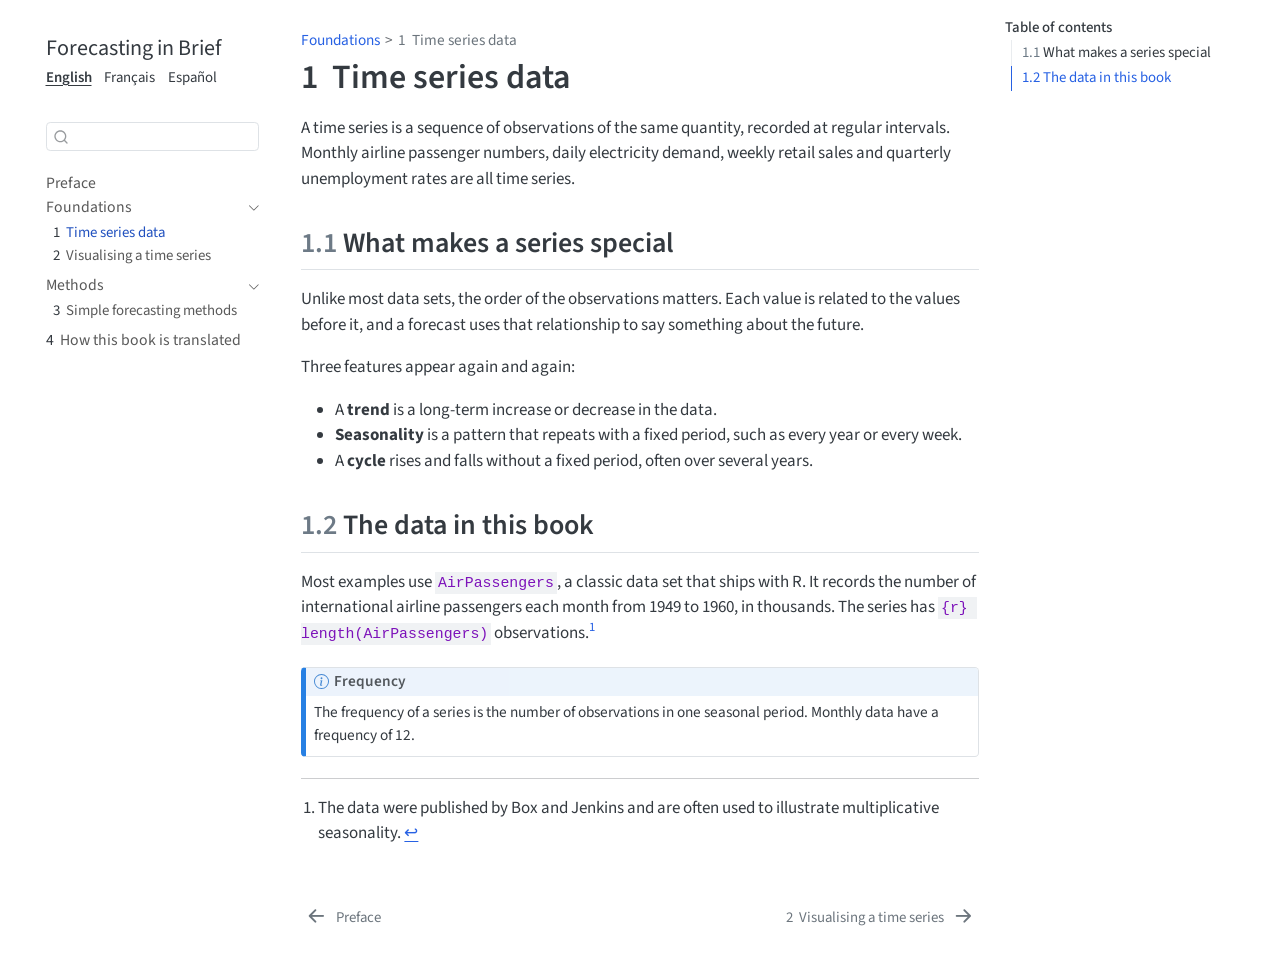
<file: chapters/time-series.html>
<!DOCTYPE html>
<html xmlns="http://www.w3.org/1999/xhtml" lang="en" xml:lang="en"><head>

<meta charset="utf-8">
<meta name="generator" content="quarto-1.10.18">

<meta name="viewport" content="width=device-width, initial-scale=1.0, user-scalable=yes">


<title>1&nbsp; Time series data – Forecasting in Brief</title>
<style>
/* Default styles provided by pandoc.
** See https://pandoc.org/MANUAL.html#variables-for-html for config info.
*/
span.smallcaps{font-variant: small-caps;}
div.columns{display: flex; gap: 1.5em;}
div.column{flex: auto;}
@media screen {
div.columns{gap: min(4vw, 1.5em);}
div.column{overflow-x: auto;}
}
div.hanging-indent{margin-left: 1.5em; text-indent: -1.5em;}
ul.task-list{list-style: none;}
ul.task-list li input[type="checkbox"] {
  width: 0.8em;
  margin: 0 0.8em 0.2em -1em; /* quarto-specific, see https://github.com/quarto-dev/quarto-cli/issues/4556 */ 
  vertical-align: middle;
}
</style>


<script src="../site_libs/quarto-nav/quarto-nav.js"></script>
<script src="../site_libs/quarto-nav/headroom.min.js"></script>
<script src="../site_libs/clipboard/clipboard.min.js"></script>
<script src="../site_libs/quarto-search/autocomplete.umd.js"></script>
<script src="../site_libs/quarto-search/fuse.min.js"></script>
<script src="../site_libs/quarto-search/quarto-search.js"></script>
<meta name="quarto:offset" content="../">
<link href="../chapters/visualising.html" rel="next">
<link href="../index.html" rel="prev">
<script src="../site_libs/quarto-html/quarto.js" type="module"></script>
<script src="../site_libs/quarto-html/tabsets/tabsets.js" type="module"></script>
<script src="../site_libs/quarto-html/popper.min.js"></script>
<script src="../site_libs/quarto-html/tippy.umd.min.js"></script>
<script src="../site_libs/quarto-html/anchor.min.js"></script>
<link href="../site_libs/quarto-html/tippy.css" rel="stylesheet">
<link href="../site_libs/quarto-html/quarto-syntax-highlighting-64a204ab8560d761af7679ceaba22944.css" rel="stylesheet" id="quarto-text-highlighting-styles">
<script src="../site_libs/bootstrap/bootstrap.min.js"></script>
<link href="../site_libs/bootstrap/bootstrap-icons.css" rel="stylesheet">
<link href="../site_libs/bootstrap/bootstrap-860392d51475b9d9ef8a05c167138a3a.min.css" rel="stylesheet" append-hash="true" id="quarto-bootstrap" data-mode="light">
<script id="quarto-search-options" type="application/json">{
  "location": "sidebar",
  "copy-button": false,
  "collapse-after": 3,
  "panel-placement": "start",
  "type": "textbox",
  "limit": 50,
  "keyboard-shortcut": [
    "f",
    "/",
    "s"
  ],
  "show-item-context": false,
  "language": {
    "search-no-results-text": "No results",
    "search-matching-documents-text": "matching documents",
    "search-copy-link-title": "Copy link to search",
    "search-hide-matches-text": "Hide additional matches",
    "search-more-match-text": "more match in this document",
    "search-more-matches-text": "more matches in this document",
    "search-clear-button-title": "Clear",
    "search-text-placeholder": "",
    "search-detached-cancel-button-title": "Cancel",
    "search-submit-button-title": "Submit",
    "search-label": "Search"
  }
}</script>


<!-- quarto-i18n:start -->
<link rel="alternate" hreflang="en" href="time-series.html">
<link rel="alternate" hreflang="fr" href="../fr/chapters/time-series.html">
<link rel="alternate" hreflang="es" href="../es/chapters/time-series.html">
<link rel="alternate" hreflang="x-default" href="time-series.html">
<!-- quarto-i18n:end -->
<!-- quarto-i18n:start -->
<style id="tr-switcher-style">.tr-switcher{display:flex;flex-wrap:wrap;gap:.25rem .75rem;font-size:.875rem;margin:.25rem 0 .5rem}.tr-switcher-link{text-decoration:none}.tr-switcher-link[aria-current]{font-weight:600;text-decoration:underline;text-underline-offset:3px}</style>
<!-- quarto-i18n:end -->
</head>

<body class="nav-sidebar floating quarto-light">

<div id="quarto-search-results"></div>
  <header id="quarto-header" class="headroom fixed-top">
  <nav class="quarto-secondary-nav">
    <div class="container-fluid d-flex">
      <button type="button" class="quarto-btn-toggle btn" data-bs-toggle="collapse" role="button" data-bs-target=".quarto-sidebar-collapse-item" aria-controls="quarto-sidebar" aria-expanded="false" aria-label="Toggle sidebar navigation" onclick="if (window.quartoToggleHeadroom) { window.quartoToggleHeadroom(); }">
        <i class="bi bi-layout-text-sidebar-reverse"></i>
      </button>
        <nav class="quarto-page-breadcrumbs" aria-label="breadcrumb"><ol class="breadcrumb"><li class="breadcrumb-item"><a href="../chapters/time-series.html">Foundations</a></li><li class="breadcrumb-item"><a href="../chapters/time-series.html"><span class="chapter-number">1</span>&nbsp; <span class="chapter-title">Time series data</span></a></li></ol></nav>
        <a class="flex-grow-1" role="navigation" data-bs-toggle="collapse" data-bs-target=".quarto-sidebar-collapse-item" aria-controls="quarto-sidebar" aria-expanded="false" aria-label="Toggle sidebar navigation" onclick="if (window.quartoToggleHeadroom) { window.quartoToggleHeadroom(); }">      
        </a>
      <button type="button" class="btn quarto-search-button" aria-label="Search" onclick="window.quartoOpenSearch();">
        <i class="bi bi-search"></i>
      </button>
    </div>
  </nav>
</header>
<!-- content -->
<div id="quarto-content" class="quarto-container page-columns page-rows-contents page-layout-article">
<!-- sidebar -->
  <nav id="quarto-sidebar" class="sidebar collapse collapse-horizontal quarto-sidebar-collapse-item sidebar-navigation floating overflow-auto">
    <div class="pt-lg-2 mt-2 text-left sidebar-header">
    <div class="sidebar-title mb-0 py-0">
      <a href="../">Forecasting in Brief</a> 
    </div>
<!-- quarto-i18n:start -->
<nav class="tr-switcher" aria-label="Languages"><a class="tr-switcher-link" href="time-series.html" lang="en" hreflang="en" aria-current="page">English</a><a class="tr-switcher-link" href="../fr/chapters/time-series.html" lang="fr" hreflang="fr">Français</a><a class="tr-switcher-link" href="../es/chapters/time-series.html" lang="es" hreflang="es">Español</a></nav>
<!-- quarto-i18n:end -->

      </div>
        <div class="mt-2 flex-shrink-0 align-items-center">
        <div class="sidebar-search">
        <div id="quarto-search" class="" title="Search"></div>
        </div>
        </div>
    <div class="sidebar-menu-container"> 
    <ul class="list-unstyled mt-1">
        <li class="sidebar-item">
  <div class="sidebar-item-container"> 
  <a href="../index.html" class="sidebar-item-text sidebar-link">
 <span class="menu-text">Preface</span></a>
  </div>
</li>
        <li class="sidebar-item sidebar-item-section">
      <div class="sidebar-item-container"> 
            <a class="sidebar-item-text sidebar-link text-start" data-bs-toggle="collapse" data-bs-target="#quarto-sidebar-section-1" role="navigation" aria-expanded="true">
 <span class="menu-text">Foundations</span></a>
          <a class="sidebar-item-toggle text-start" data-bs-toggle="collapse" data-bs-target="#quarto-sidebar-section-1" role="navigation" aria-expanded="true" aria-label="Toggle section">
            <i class="bi bi-chevron-right ms-2"></i>
          </a> 
      </div>
      <ul id="quarto-sidebar-section-1" class="collapse list-unstyled sidebar-section depth1 show">  
          <li class="sidebar-item">
  <div class="sidebar-item-container"> 
  <a href="../chapters/time-series.html" class="sidebar-item-text sidebar-link active">
 <span class="menu-text"><span class="chapter-number">1</span>&nbsp; <span class="chapter-title">Time series data</span></span></a>
  </div>
</li>
          <li class="sidebar-item">
  <div class="sidebar-item-container"> 
  <a href="../chapters/visualising.html" class="sidebar-item-text sidebar-link">
 <span class="menu-text"><span class="chapter-number">2</span>&nbsp; <span class="chapter-title">Visualising a time series</span></span></a>
  </div>
</li>
      </ul>
  </li>
        <li class="sidebar-item sidebar-item-section">
      <div class="sidebar-item-container"> 
            <a class="sidebar-item-text sidebar-link text-start" data-bs-toggle="collapse" data-bs-target="#quarto-sidebar-section-2" role="navigation" aria-expanded="true">
 <span class="menu-text">Methods</span></a>
          <a class="sidebar-item-toggle text-start" data-bs-toggle="collapse" data-bs-target="#quarto-sidebar-section-2" role="navigation" aria-expanded="true" aria-label="Toggle section">
            <i class="bi bi-chevron-right ms-2"></i>
          </a> 
      </div>
      <ul id="quarto-sidebar-section-2" class="collapse list-unstyled sidebar-section depth1 show">  
          <li class="sidebar-item">
  <div class="sidebar-item-container"> 
  <a href="../chapters/benchmarks.html" class="sidebar-item-text sidebar-link">
 <span class="menu-text"><span class="chapter-number">3</span>&nbsp; <span class="chapter-title">Simple forecasting methods</span></span></a>
  </div>
</li>
      </ul>
  </li>
        <li class="sidebar-item">
  <div class="sidebar-item-container"> 
  <a href="../chapters/how-it-works.html" class="sidebar-item-text sidebar-link">
 <span class="menu-text"><span class="chapter-number">4</span>&nbsp; <span class="chapter-title">How this book is translated</span></span></a>
  </div>
</li>
    </ul>
    </div>
</nav>
<div id="quarto-sidebar-glass" class="quarto-sidebar-collapse-item" data-bs-toggle="collapse" data-bs-target=".quarto-sidebar-collapse-item"></div>
<!-- margin-sidebar -->
    <div id="quarto-margin-sidebar" class="sidebar margin-sidebar">
        <nav id="TOC" role="doc-toc" class="toc-active">
    <h2 id="toc-title">Table of contents</h2>
   
  <ul>
  <li><a href="#sec-special" id="toc-sec-special" class="nav-link active" data-scroll-target="#sec-special"><span class="header-section-number">1.1</span> What makes a series special</a></li>
  <li><a href="#sec-data" id="toc-sec-data" class="nav-link" data-scroll-target="#sec-data"><span class="header-section-number">1.2</span> The data in this book</a></li>
  </ul>
</nav>
    </div>
<!-- main -->
<main class="content" id="quarto-document-content">

<header id="title-block-header" class="quarto-title-block default"><nav class="quarto-page-breadcrumbs quarto-title-breadcrumbs d-none d-lg-block" aria-label="breadcrumb"><ol class="breadcrumb"><li class="breadcrumb-item"><a href="../chapters/time-series.html">Foundations</a></li><li class="breadcrumb-item"><a href="../chapters/time-series.html"><span class="chapter-number">1</span>&nbsp; <span class="chapter-title">Time series data</span></a></li></ol></nav>
<div class="quarto-title">
<h1 class="title"><span id="sec-time-series" class="quarto-section-identifier"><span class="chapter-number">1</span>&nbsp; <span class="chapter-title">Time series data</span></span></h1>
</div>



<div class="quarto-title-meta">

    
  
    
  </div>
  


</header>


<p>A time series is a sequence of observations of the same quantity, recorded at regular intervals. Monthly airline passenger numbers, daily electricity demand, weekly retail sales and quarterly unemployment rates are all time series.</p>
<section id="sec-special" class="level2" data-number="1.1">
<h2 data-number="1.1" class="anchored" data-anchor-id="sec-special"><span class="header-section-number">1.1</span> What makes a series special</h2>
<p>Unlike most data sets, the order of the observations matters. Each value is related to the values before it, and a forecast uses that relationship to say something about the future.</p>
<p>Three features appear again and again:</p>
<ul>
<li>A <strong>trend</strong> is a long-term increase or decrease in the data.</li>
<li><strong>Seasonality</strong> is a pattern that repeats with a fixed period, such as every year or every week.</li>
<li>A <strong>cycle</strong> rises and falls without a fixed period, often over several years.</li>
</ul>
</section>
<section id="sec-data" class="level2" data-number="1.2">
<h2 data-number="1.2" class="anchored" data-anchor-id="sec-data"><span class="header-section-number">1.2</span> The data in this book</h2>
<p>Most examples use <code>AirPassengers</code>, a classic data set that ships with R. It records the number of international airline passengers each month from 1949 to 1960, in thousands. The series has <code>{r} length(AirPassengers)</code> observations.<a href="#fn1" class="footnote-ref" id="fnref1" role="doc-noteref"><sup>1</sup></a></p>
<div class="callout callout-style-default callout-note callout-titled">
<div class="callout-header d-flex align-content-center">
<div class="callout-icon-container">
<i class="callout-icon"></i>
</div>
<div class="callout-title-container flex-fill">
<span class="screen-reader-only">Note</span>Frequency
</div>
</div>
<div class="callout-body-container callout-body">
<p>The frequency of a series is the number of observations in one seasonal period. Monthly data have a frequency of 12.</p>
</div>
</div>


</section>
<section id="footnotes" class="footnotes footnotes-end-of-document" role="doc-endnotes">
<hr>
<ol>
<li id="fn1"><p>The data were published by Box and Jenkins and are often used to illustrate multiplicative seasonality.<a href="#fnref1" class="footnote-back" role="doc-backlink">↩︎</a></p></li>
</ol>
</section>

</main> <!-- /main -->
<script id="quarto-html-after-body" type="application/javascript">
  window.document.addEventListener("DOMContentLoaded", function (event) {
    const icon = "";
    const anchorJS = new window.AnchorJS();
    anchorJS.options = {
      placement: 'right',
      icon: icon
    };
    anchorJS.add('.anchored');
    const isCodeAnnotation = (el) => {
      for (const clz of el.classList) {
        if (clz.startsWith('code-annotation-')) {                     
          return true;
        }
      }
      return false;
    }
    const onCopySuccess = function(e) {
      // button target
      const button = e.trigger;
      // don't keep focus
      button.blur();
      // flash "checked"
      button.classList.add('code-copy-button-checked');
      var currentTitle = button.getAttribute("title");
      button.setAttribute("title", "Copied!");
      let tooltip;
      if (window.bootstrap) {
        button.setAttribute("data-bs-toggle", "tooltip");
        button.setAttribute("data-bs-placement", "left");
        button.setAttribute("data-bs-title", "Copied!");
        tooltip = new bootstrap.Tooltip(button, 
          { trigger: "manual", 
            customClass: "code-copy-button-tooltip",
            offset: [0, -8]});
        tooltip.show();    
      }
      setTimeout(function() {
        if (tooltip) {
          tooltip.hide();
          button.removeAttribute("data-bs-title");
          button.removeAttribute("data-bs-toggle");
          button.removeAttribute("data-bs-placement");
        }
        button.setAttribute("title", currentTitle);
        button.classList.remove('code-copy-button-checked');
      }, 1000);
      // clear code selection
      e.clearSelection();
    }
    const getTextToCopy = function(trigger) {
      const outerScaffold = trigger.parentElement.cloneNode(true);
      const codeEl = outerScaffold.querySelector('code');
      for (const childEl of codeEl.children) {
        if (isCodeAnnotation(childEl)) {
          childEl.remove();
        }
      }
      return codeEl.innerText;
    }
    const clipboard = new window.ClipboardJS('.code-copy-button:not([data-in-quarto-modal])', {
      text: getTextToCopy
    });
    clipboard.on('success', onCopySuccess);
    if (window.document.getElementById('quarto-embedded-source-code-modal')) {
      const clipboardModal = new window.ClipboardJS('.code-copy-button[data-in-quarto-modal]', {
        text: getTextToCopy,
        container: window.document.getElementById('quarto-embedded-source-code-modal')
      });
      clipboardModal.on('success', onCopySuccess);
    }
      var localhostRegex = new RegExp(/^(?:http|https):\/\/localhost\:?[0-9]*\//);
      var mailtoRegex = new RegExp(/^mailto:/);
        var filterRegex = new RegExp('/' + window.location.host + '/');
      var isInternal = (href) => {
          return filterRegex.test(href) || localhostRegex.test(href) || mailtoRegex.test(href);
      }
      // Inspect non-navigation links and adorn them if external
     var links = window.document.querySelectorAll('a[href]:not(.nav-link):not(.navbar-brand):not(.toc-action):not(.sidebar-link):not(.sidebar-item-toggle):not(.pagination-link):not(.no-external):not([aria-hidden]):not(.dropdown-item):not(.quarto-navigation-tool):not(.about-link)');
      for (var i=0; i<links.length; i++) {
        const link = links[i];
        if (!isInternal(link.href)) {
          // undo the damage that might have been done by quarto-nav.js in the case of
          // links that we want to consider external
          if (link.dataset.originalHref !== undefined) {
            link.href = link.dataset.originalHref;
          }
        }
      }
    function tippyHover(el, contentFn, onTriggerFn, onUntriggerFn) {
      const config = {
        allowHTML: true,
        maxWidth: 500,
        delay: 100,
        arrow: false,
        appendTo: function(el) {
            return el.parentElement;
        },
        interactive: true,
        interactiveBorder: 10,
        theme: 'quarto',
        placement: 'bottom-start',
      };
      if (contentFn) {
        config.content = contentFn;
      }
      if (onTriggerFn) {
        config.onTrigger = onTriggerFn;
      }
      if (onUntriggerFn) {
        config.onUntrigger = onUntriggerFn;
      }
      window.tippy(el, config); 
    }
    const noterefs = window.document.querySelectorAll('a[role="doc-noteref"]');
    for (var i=0; i<noterefs.length; i++) {
      const ref = noterefs[i];
      tippyHover(ref, function() {
        // use id or data attribute instead here
        let href = ref.getAttribute('data-footnote-href') || ref.getAttribute('href');
        try { href = new URL(href).hash; } catch {}
        const id = href.replace(/^#\/?/, "");
        const note = window.document.getElementById(id);
        if (note) {
          return note.innerHTML;
        } else {
          return "";
        }
      });
    }
    const xrefs = window.document.querySelectorAll('a.quarto-xref');
    const processXRef = (id, note) => {
      // Strip column container classes
      const stripColumnClz = (el) => {
        el.classList.remove("page-full", "page-columns");
        if (el.children) {
          for (const child of el.children) {
            stripColumnClz(child);
          }
        }
      }
      stripColumnClz(note)
      if (id === null || id.startsWith('sec-')) {
        // Special case sections, only their first couple elements
        const container = document.createElement("div");
        if (note.children && note.children.length > 2) {
          container.appendChild(note.children[0].cloneNode(true));
          for (let i = 1; i < note.children.length; i++) {
            const child = note.children[i];
            if (child.tagName === "P" && child.innerText === "") {
              continue;
            } else {
              container.appendChild(child.cloneNode(true));
              break;
            }
          }
          if (window.Quarto?.typesetMath) {
            window.Quarto.typesetMath(container);
          }
          return container.innerHTML
        } else {
          if (window.Quarto?.typesetMath) {
            window.Quarto.typesetMath(note);
          }
          return note.innerHTML;
        }
      } else {
        // Remove any anchor links if they are present
        const anchorLink = note.querySelector('a.anchorjs-link');
        if (anchorLink) {
          anchorLink.remove();
        }
        if (window.Quarto?.typesetMath) {
          window.Quarto.typesetMath(note);
        }
        if (note.classList.contains("callout")) {
          return note.outerHTML;
        } else {
          return note.innerHTML;
        }
      }
    }
    for (var i=0; i<xrefs.length; i++) {
      const xref = xrefs[i];
      tippyHover(xref, undefined, function(instance) {
        instance.disable();
        let url = xref.getAttribute('href');
        let hash = undefined; 
        if (url.startsWith('#')) {
          hash = url;
        } else {
          try { hash = new URL(url).hash; } catch {}
        }
        if (hash) {
          const id = hash.replace(/^#\/?/, "");
          const note = window.document.getElementById(id);
          if (note !== null) {
            try {
              const html = processXRef(id, note.cloneNode(true));
              instance.setContent(html);
            } finally {
              instance.enable();
              instance.show();
            }
          } else {
            // See if we can fetch this
            fetch(url.split('#')[0])
            .then(res => res.text())
            .then(html => {
              const parser = new DOMParser();
              const htmlDoc = parser.parseFromString(html, "text/html");
              const note = htmlDoc.getElementById(id);
              if (note !== null) {
                const html = processXRef(id, note);
                instance.setContent(html);
              } 
            }).finally(() => {
              instance.enable();
              instance.show();
            });
          }
        } else {
          // See if we can fetch a full url (with no hash to target)
          // This is a special case and we should probably do some content thinning / targeting
          fetch(url)
          .then(res => res.text())
          .then(html => {
            const parser = new DOMParser();
            const htmlDoc = parser.parseFromString(html, "text/html");
            const note = htmlDoc.querySelector('main.content');
            if (note !== null) {
              // This should only happen for chapter cross references
              // (since there is no id in the URL)
              // remove the first header
              if (note.children.length > 0 && note.children[0].tagName === "HEADER") {
                note.children[0].remove();
              }
              const html = processXRef(null, note);
              instance.setContent(html);
            } 
          }).finally(() => {
            instance.enable();
            instance.show();
          });
        }
      }, function(instance) {
      });
    }
        let selectedAnnoteEl;
        const selectorForAnnotation = ( cell, annotation) => {
          let cellAttr = 'data-code-cell="' + cell + '"';
          let lineAttr = 'data-code-annotation="' +  annotation + '"';
          const selector = 'span[' + cellAttr + '][' + lineAttr + ']';
          return selector;
        }
        const selectCodeLines = (annoteEl) => {
          const doc = window.document;
          const targetCell = annoteEl.getAttribute("data-target-cell");
          const targetAnnotation = annoteEl.getAttribute("data-target-annotation");
          const annoteSpan = window.document.querySelector(selectorForAnnotation(targetCell, targetAnnotation));
          const lines = annoteSpan.getAttribute("data-code-lines").split(",");
          const lineIds = lines.map((line) => {
            return targetCell + "-" + line;
          })
          let top = null;
          let height = null;
          let parent = null;
          if (lineIds.length > 0) {
              //compute the position of the single el (top and bottom and make a div)
              const el = window.document.getElementById(lineIds[0]);
              top = el.offsetTop;
              height = el.offsetHeight;
              parent = el.parentElement.parentElement;
            if (lineIds.length > 1) {
              const lastEl = window.document.getElementById(lineIds[lineIds.length - 1]);
              const bottom = lastEl.offsetTop + lastEl.offsetHeight;
              height = bottom - top;
            }
            if (top !== null && height !== null && parent !== null) {
              // cook up a div (if necessary) and position it 
              let div = window.document.getElementById("code-annotation-line-highlight");
              if (div === null) {
                div = window.document.createElement("div");
                div.setAttribute("id", "code-annotation-line-highlight");
                div.style.position = 'absolute';
                parent.appendChild(div);
              }
              div.style.top = top - 2 + "px";
              div.style.height = height + 4 + "px";
              div.style.left = 0;
              let gutterDiv = window.document.getElementById("code-annotation-line-highlight-gutter");
              if (gutterDiv === null) {
                gutterDiv = window.document.createElement("div");
                gutterDiv.setAttribute("id", "code-annotation-line-highlight-gutter");
                gutterDiv.style.position = 'absolute';
                const codeCell = window.document.getElementById(targetCell);
                const gutter = codeCell.querySelector('.code-annotation-gutter');
                gutter.appendChild(gutterDiv);
              }
              gutterDiv.style.top = top - 2 + "px";
              gutterDiv.style.height = height + 4 + "px";
            }
            selectedAnnoteEl = annoteEl;
          }
        };
        const unselectCodeLines = () => {
          const elementsIds = ["code-annotation-line-highlight", "code-annotation-line-highlight-gutter"];
          elementsIds.forEach((elId) => {
            const div = window.document.getElementById(elId);
            if (div) {
              div.remove();
            }
          });
          selectedAnnoteEl = undefined;
        };
          // Handle positioning of the toggle
      window.addEventListener(
        "resize",
        throttle(() => {
          elRect = undefined;
          if (selectedAnnoteEl) {
            selectCodeLines(selectedAnnoteEl);
          }
        }, 10)
      );
      function throttle(fn, ms) {
      let throttle = false;
      let timer;
        return (...args) => {
          if(!throttle) { // first call gets through
              fn.apply(this, args);
              throttle = true;
          } else { // all the others get throttled
              if(timer) clearTimeout(timer); // cancel #2
              timer = setTimeout(() => {
                fn.apply(this, args);
                timer = throttle = false;
              }, ms);
          }
        };
      }
        // Attach click handler to the DT
        const annoteDls = window.document.querySelectorAll('dt[data-target-cell]');
        for (const annoteDlNode of annoteDls) {
          annoteDlNode.addEventListener('click', (event) => {
            const clickedEl = event.target;
            if (clickedEl !== selectedAnnoteEl) {
              unselectCodeLines();
              const activeEl = window.document.querySelector('dt[data-target-cell].code-annotation-active');
              if (activeEl) {
                activeEl.classList.remove('code-annotation-active');
              }
              selectCodeLines(clickedEl);
              clickedEl.classList.add('code-annotation-active');
            } else {
              // Unselect the line
              unselectCodeLines();
              clickedEl.classList.remove('code-annotation-active');
            }
          });
        }
    const findCites = (el) => {
      const parentEl = el.parentElement;
      if (parentEl) {
        const cites = parentEl.dataset.cites;
        if (cites) {
          return {
            el,
            cites: cites.split(' ')
          };
        } else {
          return findCites(el.parentElement)
        }
      } else {
        return undefined;
      }
    };
    var bibliorefs = window.document.querySelectorAll('a[role="doc-biblioref"]');
    for (var i=0; i<bibliorefs.length; i++) {
      const ref = bibliorefs[i];
      const citeInfo = findCites(ref);
      if (citeInfo) {
        tippyHover(citeInfo.el, function() {
          var popup = window.document.createElement('div');
          citeInfo.cites.forEach(function(cite) {
            var citeDiv = window.document.createElement('div');
            citeDiv.classList.add('hanging-indent');
            citeDiv.classList.add('csl-entry');
            var biblioDiv = window.document.getElementById('ref-' + cite);
            if (biblioDiv) {
              citeDiv.innerHTML = biblioDiv.innerHTML;
            }
            popup.appendChild(citeDiv);
          });
          return popup.innerHTML;
        });
      }
    }
  });
  </script>
<nav class="page-navigation">
  <div class="nav-page nav-page-previous">
      <a href="../index.html" class="pagination-link" aria-label="Preface">
        <i class="bi bi-arrow-left-short"></i> <span class="nav-page-text">Preface</span>
      </a>          
  </div>
  <div class="nav-page nav-page-next">
      <a href="../chapters/visualising.html" class="pagination-link" aria-label="Visualising a time series">
        <span class="nav-page-text"><span class="chapter-number">2</span>&nbsp; <span class="chapter-title">Visualising a time series</span></span> <i class="bi bi-arrow-right-short"></i>
      </a>
  </div>
</nav>
</div> <!-- /content -->




</body></html>
</file>
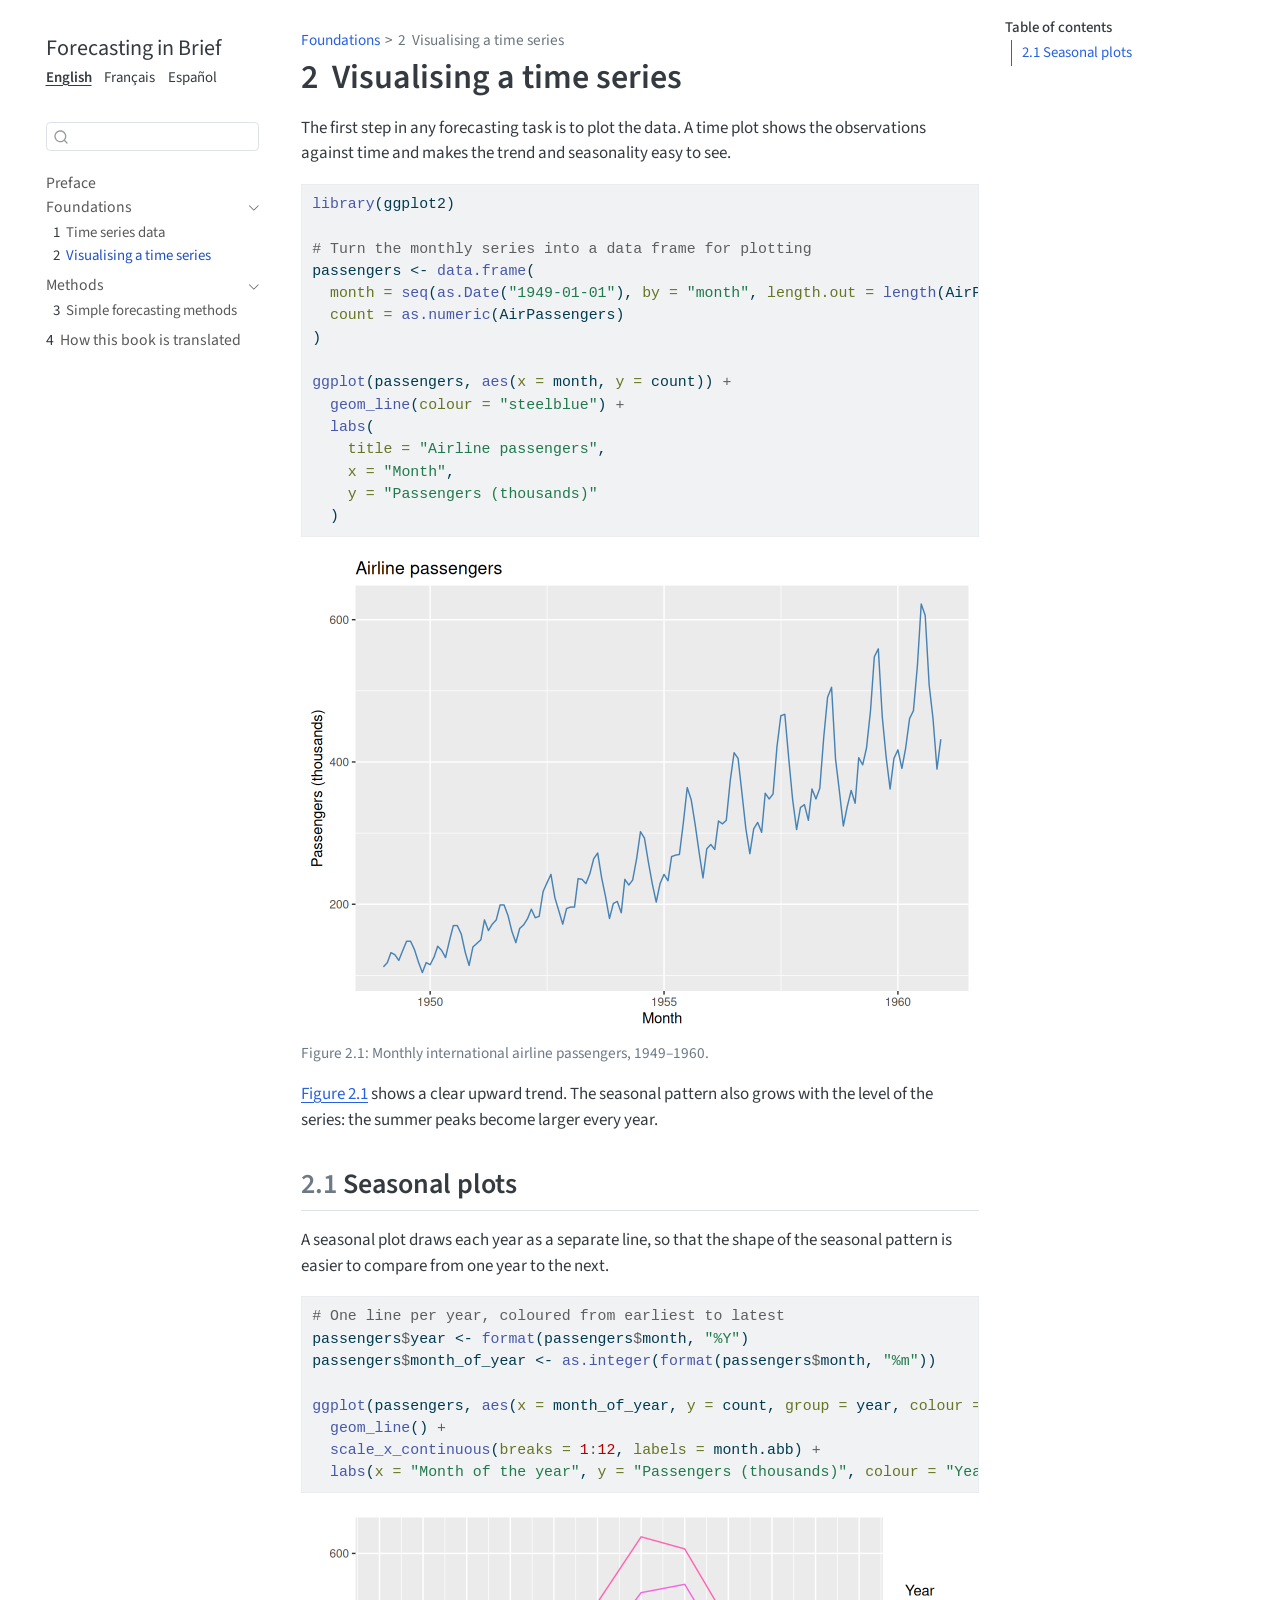
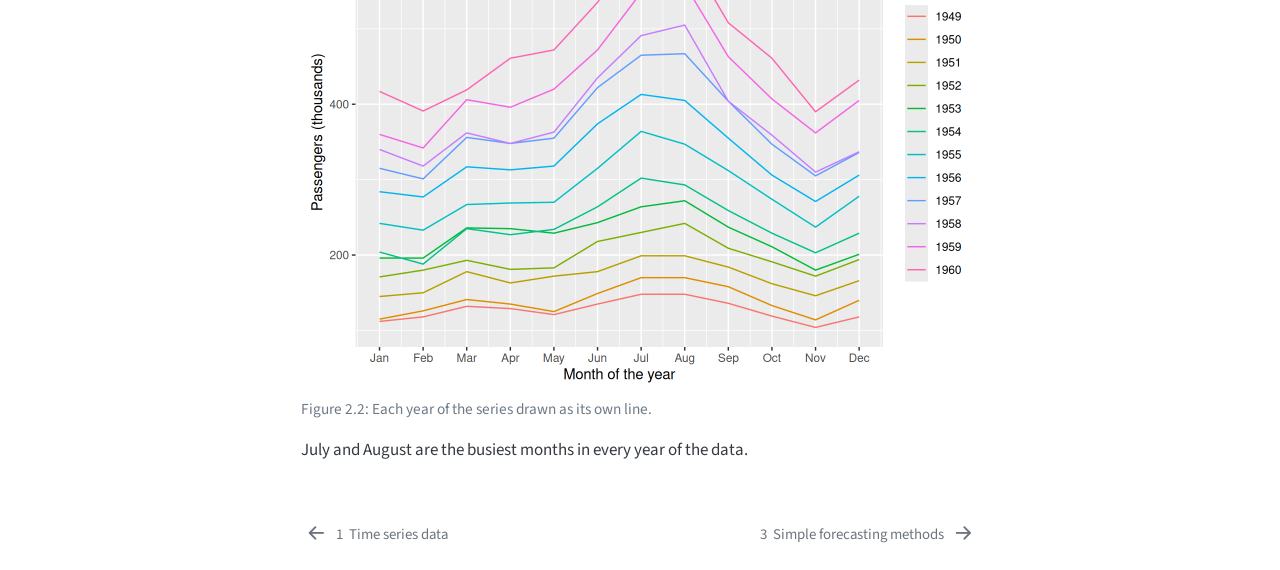
<file: chapters/visualising.html>
<!DOCTYPE html>
<html xmlns="http://www.w3.org/1999/xhtml" lang="en" xml:lang="en"><head>

<meta charset="utf-8">
<meta name="generator" content="quarto-1.10.18">

<meta name="viewport" content="width=device-width, initial-scale=1.0, user-scalable=yes">


<title>2&nbsp; Visualising a time series – Forecasting in Brief</title>
<style>
/* Default styles provided by pandoc.
** See https://pandoc.org/MANUAL.html#variables-for-html for config info.
*/
span.smallcaps{font-variant: small-caps;}
div.columns{display: flex; gap: 1.5em;}
div.column{flex: auto;}
@media screen {
div.columns{gap: min(4vw, 1.5em);}
div.column{overflow-x: auto;}
}
div.hanging-indent{margin-left: 1.5em; text-indent: -1.5em;}
ul.task-list{list-style: none;}
ul.task-list li input[type="checkbox"] {
  width: 0.8em;
  margin: 0 0.8em 0.2em -1em; /* quarto-specific, see https://github.com/quarto-dev/quarto-cli/issues/4556 */ 
  vertical-align: middle;
}
/* CSS for syntax highlighting */
html { -webkit-text-size-adjust: 100%; }
pre > code.sourceCode { white-space: pre; position: relative; }
pre > code.sourceCode > span { display: inline-block; line-height: 1.25; }
pre > code.sourceCode > span:empty { height: 1.2em; }
.sourceCode { overflow: visible; }
code.sourceCode > span { color: inherit; text-decoration: inherit; }
div.sourceCode { margin: 1em 0; }
pre.sourceCode { margin: 0; }
@media screen {
div.sourceCode { overflow: auto; }
}
@media print {
pre > code.sourceCode { white-space: pre-wrap; }
pre > code.sourceCode > span { text-indent: -5em; padding-left: 5em; }
}
pre.numberSource code
  { counter-reset: source-line 0; }
pre.numberSource code > span
  { position: relative; left: -4em; counter-increment: source-line; }
pre.numberSource code > span > a:first-child::before
  { content: counter(source-line);
    position: relative; left: -1em; text-align: right; vertical-align: baseline;
    border: none; display: inline-block;
    -webkit-touch-callout: none; -webkit-user-select: none;
    -khtml-user-select: none; -moz-user-select: none;
    -ms-user-select: none; user-select: none;
    padding: 0 4px; width: 4em;
  }
pre.numberSource { margin-left: 3em;  padding-left: 4px; }
div.sourceCode
  {   }
@media screen {
pre > code.sourceCode > span > a:first-child::before { text-decoration: underline; }
}
</style>


<script src="../site_libs/quarto-nav/quarto-nav.js"></script>
<script src="../site_libs/quarto-nav/headroom.min.js"></script>
<script src="../site_libs/clipboard/clipboard.min.js"></script>
<script src="../site_libs/quarto-search/autocomplete.umd.js"></script>
<script src="../site_libs/quarto-search/fuse.min.js"></script>
<script src="../site_libs/quarto-search/quarto-search.js"></script>
<meta name="quarto:offset" content="../">
<link href="../chapters/benchmarks.html" rel="next">
<link href="../chapters/time-series.html" rel="prev">
<script src="../site_libs/quarto-html/quarto.js" type="module"></script>
<script src="../site_libs/quarto-html/tabsets/tabsets.js" type="module"></script>
<script src="../site_libs/quarto-html/popper.min.js"></script>
<script src="../site_libs/quarto-html/tippy.umd.min.js"></script>
<script src="../site_libs/quarto-html/anchor.min.js"></script>
<link href="../site_libs/quarto-html/tippy.css" rel="stylesheet">
<link href="../site_libs/quarto-html/quarto-syntax-highlighting-64a204ab8560d761af7679ceaba22944.css" rel="stylesheet" id="quarto-text-highlighting-styles">
<script src="../site_libs/bootstrap/bootstrap.min.js"></script>
<link href="../site_libs/bootstrap/bootstrap-icons.css" rel="stylesheet">
<link href="../site_libs/bootstrap/bootstrap-860392d51475b9d9ef8a05c167138a3a.min.css" rel="stylesheet" append-hash="true" id="quarto-bootstrap" data-mode="light">
<script id="quarto-search-options" type="application/json">{
  "location": "sidebar",
  "copy-button": false,
  "collapse-after": 3,
  "panel-placement": "start",
  "type": "textbox",
  "limit": 50,
  "keyboard-shortcut": [
    "f",
    "/",
    "s"
  ],
  "show-item-context": false,
  "language": {
    "search-no-results-text": "No results",
    "search-matching-documents-text": "matching documents",
    "search-copy-link-title": "Copy link to search",
    "search-hide-matches-text": "Hide additional matches",
    "search-more-match-text": "more match in this document",
    "search-more-matches-text": "more matches in this document",
    "search-clear-button-title": "Clear",
    "search-text-placeholder": "",
    "search-detached-cancel-button-title": "Cancel",
    "search-submit-button-title": "Submit",
    "search-label": "Search"
  }
}</script>


<!-- quarto-i18n:start -->
<link rel="alternate" hreflang="en" href="visualising.html">
<link rel="alternate" hreflang="fr" href="../fr/chapters/visualising.html">
<link rel="alternate" hreflang="es" href="../es/chapters/visualising.html">
<link rel="alternate" hreflang="x-default" href="visualising.html">
<!-- quarto-i18n:end -->
<!-- quarto-i18n:start -->
<style id="tr-switcher-style">.tr-switcher{display:flex;flex-wrap:wrap;gap:.25rem .75rem;font-size:.875rem;margin:.25rem 0 .5rem}.tr-switcher-link{text-decoration:none}.tr-switcher-link[aria-current]{font-weight:600;text-decoration:underline;text-underline-offset:3px}</style>
<!-- quarto-i18n:end -->
</head>

<body class="nav-sidebar floating quarto-light">

<div id="quarto-search-results"></div>
  <header id="quarto-header" class="headroom fixed-top">
  <nav class="quarto-secondary-nav">
    <div class="container-fluid d-flex">
      <button type="button" class="quarto-btn-toggle btn" data-bs-toggle="collapse" role="button" data-bs-target=".quarto-sidebar-collapse-item" aria-controls="quarto-sidebar" aria-expanded="false" aria-label="Toggle sidebar navigation" onclick="if (window.quartoToggleHeadroom) { window.quartoToggleHeadroom(); }">
        <i class="bi bi-layout-text-sidebar-reverse"></i>
      </button>
        <nav class="quarto-page-breadcrumbs" aria-label="breadcrumb"><ol class="breadcrumb"><li class="breadcrumb-item"><a href="../chapters/time-series.html">Foundations</a></li><li class="breadcrumb-item"><a href="../chapters/visualising.html"><span class="chapter-number">2</span>&nbsp; <span class="chapter-title">Visualising a time series</span></a></li></ol></nav>
        <a class="flex-grow-1" role="navigation" data-bs-toggle="collapse" data-bs-target=".quarto-sidebar-collapse-item" aria-controls="quarto-sidebar" aria-expanded="false" aria-label="Toggle sidebar navigation" onclick="if (window.quartoToggleHeadroom) { window.quartoToggleHeadroom(); }">      
        </a>
      <button type="button" class="btn quarto-search-button" aria-label="Search" onclick="window.quartoOpenSearch();">
        <i class="bi bi-search"></i>
      </button>
    </div>
  </nav>
</header>
<!-- content -->
<div id="quarto-content" class="quarto-container page-columns page-rows-contents page-layout-article">
<!-- sidebar -->
  <nav id="quarto-sidebar" class="sidebar collapse collapse-horizontal quarto-sidebar-collapse-item sidebar-navigation floating overflow-auto">
    <div class="pt-lg-2 mt-2 text-left sidebar-header">
    <div class="sidebar-title mb-0 py-0">
      <a href="../">Forecasting in Brief</a> 
    </div>
<!-- quarto-i18n:start -->
<nav class="tr-switcher" aria-label="Languages"><a class="tr-switcher-link" href="visualising.html" lang="en" hreflang="en" aria-current="page">English</a><a class="tr-switcher-link" href="../fr/chapters/visualising.html" lang="fr" hreflang="fr">Français</a><a class="tr-switcher-link" href="../es/chapters/visualising.html" lang="es" hreflang="es">Español</a></nav>
<!-- quarto-i18n:end -->

      </div>
        <div class="mt-2 flex-shrink-0 align-items-center">
        <div class="sidebar-search">
        <div id="quarto-search" class="" title="Search"></div>
        </div>
        </div>
    <div class="sidebar-menu-container"> 
    <ul class="list-unstyled mt-1">
        <li class="sidebar-item">
  <div class="sidebar-item-container"> 
  <a href="../index.html" class="sidebar-item-text sidebar-link">
 <span class="menu-text">Preface</span></a>
  </div>
</li>
        <li class="sidebar-item sidebar-item-section">
      <div class="sidebar-item-container"> 
            <a class="sidebar-item-text sidebar-link text-start" data-bs-toggle="collapse" data-bs-target="#quarto-sidebar-section-1" role="navigation" aria-expanded="true">
 <span class="menu-text">Foundations</span></a>
          <a class="sidebar-item-toggle text-start" data-bs-toggle="collapse" data-bs-target="#quarto-sidebar-section-1" role="navigation" aria-expanded="true" aria-label="Toggle section">
            <i class="bi bi-chevron-right ms-2"></i>
          </a> 
      </div>
      <ul id="quarto-sidebar-section-1" class="collapse list-unstyled sidebar-section depth1 show">  
          <li class="sidebar-item">
  <div class="sidebar-item-container"> 
  <a href="../chapters/time-series.html" class="sidebar-item-text sidebar-link">
 <span class="menu-text"><span class="chapter-number">1</span>&nbsp; <span class="chapter-title">Time series data</span></span></a>
  </div>
</li>
          <li class="sidebar-item">
  <div class="sidebar-item-container"> 
  <a href="../chapters/visualising.html" class="sidebar-item-text sidebar-link active">
 <span class="menu-text"><span class="chapter-number">2</span>&nbsp; <span class="chapter-title">Visualising a time series</span></span></a>
  </div>
</li>
      </ul>
  </li>
        <li class="sidebar-item sidebar-item-section">
      <div class="sidebar-item-container"> 
            <a class="sidebar-item-text sidebar-link text-start" data-bs-toggle="collapse" data-bs-target="#quarto-sidebar-section-2" role="navigation" aria-expanded="true">
 <span class="menu-text">Methods</span></a>
          <a class="sidebar-item-toggle text-start" data-bs-toggle="collapse" data-bs-target="#quarto-sidebar-section-2" role="navigation" aria-expanded="true" aria-label="Toggle section">
            <i class="bi bi-chevron-right ms-2"></i>
          </a> 
      </div>
      <ul id="quarto-sidebar-section-2" class="collapse list-unstyled sidebar-section depth1 show">  
          <li class="sidebar-item">
  <div class="sidebar-item-container"> 
  <a href="../chapters/benchmarks.html" class="sidebar-item-text sidebar-link">
 <span class="menu-text"><span class="chapter-number">3</span>&nbsp; <span class="chapter-title">Simple forecasting methods</span></span></a>
  </div>
</li>
      </ul>
  </li>
        <li class="sidebar-item">
  <div class="sidebar-item-container"> 
  <a href="../chapters/how-it-works.html" class="sidebar-item-text sidebar-link">
 <span class="menu-text"><span class="chapter-number">4</span>&nbsp; <span class="chapter-title">How this book is translated</span></span></a>
  </div>
</li>
    </ul>
    </div>
</nav>
<div id="quarto-sidebar-glass" class="quarto-sidebar-collapse-item" data-bs-toggle="collapse" data-bs-target=".quarto-sidebar-collapse-item"></div>
<!-- margin-sidebar -->
    <div id="quarto-margin-sidebar" class="sidebar margin-sidebar">
        <nav id="TOC" role="doc-toc" class="toc-active">
    <h2 id="toc-title">Table of contents</h2>
   
  <ul>
  <li><a href="#sec-seasonal-plots" id="toc-sec-seasonal-plots" class="nav-link active" data-scroll-target="#sec-seasonal-plots"><span class="header-section-number">2.1</span> Seasonal plots</a></li>
  </ul>
</nav>
    </div>
<!-- main -->
<main class="content" id="quarto-document-content">

<header id="title-block-header" class="quarto-title-block default"><nav class="quarto-page-breadcrumbs quarto-title-breadcrumbs d-none d-lg-block" aria-label="breadcrumb"><ol class="breadcrumb"><li class="breadcrumb-item"><a href="../chapters/time-series.html">Foundations</a></li><li class="breadcrumb-item"><a href="../chapters/visualising.html"><span class="chapter-number">2</span>&nbsp; <span class="chapter-title">Visualising a time series</span></a></li></ol></nav>
<div class="quarto-title">
<h1 class="title"><span id="sec-visualising" class="quarto-section-identifier"><span class="chapter-number">2</span>&nbsp; <span class="chapter-title">Visualising a time series</span></span></h1>
</div>



<div class="quarto-title-meta">

    
  
    
  </div>
  


</header>


<p>The first step in any forecasting task is to plot the data. A time plot shows the observations against time and makes the trend and seasonality easy to see.</p>
<div class="cell">
<div class="code-copy-outer-scaffold"><div class="sourceCode cell-code" id="cb1"><pre class="sourceCode r code-with-copy"><code class="sourceCode r"><span id="cb1-1"><a href="#cb1-1" aria-hidden="true" tabindex="-1"></a><span class="fu">library</span>(ggplot2)</span>
<span id="cb1-2"><a href="#cb1-2" aria-hidden="true" tabindex="-1"></a></span>
<span id="cb1-3"><a href="#cb1-3" aria-hidden="true" tabindex="-1"></a><span class="co"># Turn the monthly series into a data frame for plotting</span></span>
<span id="cb1-4"><a href="#cb1-4" aria-hidden="true" tabindex="-1"></a>passengers <span class="ot">&lt;-</span> <span class="fu">data.frame</span>(</span>
<span id="cb1-5"><a href="#cb1-5" aria-hidden="true" tabindex="-1"></a>  <span class="at">month =</span> <span class="fu">seq</span>(<span class="fu">as.Date</span>(<span class="st">"1949-01-01"</span>), <span class="at">by =</span> <span class="st">"month"</span>, <span class="at">length.out =</span> <span class="fu">length</span>(AirPassengers)),</span>
<span id="cb1-6"><a href="#cb1-6" aria-hidden="true" tabindex="-1"></a>  <span class="at">count =</span> <span class="fu">as.numeric</span>(AirPassengers)</span>
<span id="cb1-7"><a href="#cb1-7" aria-hidden="true" tabindex="-1"></a>)</span>
<span id="cb1-8"><a href="#cb1-8" aria-hidden="true" tabindex="-1"></a></span>
<span id="cb1-9"><a href="#cb1-9" aria-hidden="true" tabindex="-1"></a><span class="fu">ggplot</span>(passengers, <span class="fu">aes</span>(<span class="at">x =</span> month, <span class="at">y =</span> count)) <span class="sc">+</span></span>
<span id="cb1-10"><a href="#cb1-10" aria-hidden="true" tabindex="-1"></a>  <span class="fu">geom_line</span>(<span class="at">colour =</span> <span class="st">"steelblue"</span>) <span class="sc">+</span></span>
<span id="cb1-11"><a href="#cb1-11" aria-hidden="true" tabindex="-1"></a>  <span class="fu">labs</span>(</span>
<span id="cb1-12"><a href="#cb1-12" aria-hidden="true" tabindex="-1"></a>    <span class="at">title =</span> <span class="st">"Airline passengers"</span>,</span>
<span id="cb1-13"><a href="#cb1-13" aria-hidden="true" tabindex="-1"></a>    <span class="at">x =</span> <span class="st">"Month"</span>,</span>
<span id="cb1-14"><a href="#cb1-14" aria-hidden="true" tabindex="-1"></a>    <span class="at">y =</span> <span class="st">"Passengers (thousands)"</span></span>
<span id="cb1-15"><a href="#cb1-15" aria-hidden="true" tabindex="-1"></a>  )</span></code></pre></div><button title="Copy to Clipboard" class="code-copy-button"><i class="bi"></i></button></div>
<div class="cell-output-display">
<div id="fig-passengers" class="quarto-float quarto-figure quarto-figure-center anchored">
<figure class="quarto-float quarto-float-fig figure">
<div aria-describedby="fig-passengers-caption-0ceaefa1-69ba-4598-a22c-09a6ac19f8ca">
<img src="visualising_files/figure-html/fig-passengers-1.png" class="img-fluid figure-img" width="672">
</div>
<figcaption class="quarto-float-caption-bottom quarto-float-caption quarto-float-fig" id="fig-passengers-caption-0ceaefa1-69ba-4598-a22c-09a6ac19f8ca">
Figure&nbsp;2.1: Monthly international airline passengers, 1949–1960.
</figcaption>
</figure>
</div>
</div>
</div>
<p><a href="#fig-passengers" class="quarto-xref">Figure&nbsp;<span>2.1</span></a> shows a clear upward trend. The seasonal pattern also grows with the level of the series: the summer peaks become larger every year.</p>
<section id="sec-seasonal-plots" class="level2" data-number="2.1">
<h2 data-number="2.1" class="anchored" data-anchor-id="sec-seasonal-plots"><span class="header-section-number">2.1</span> Seasonal plots</h2>
<p>A seasonal plot draws each year as a separate line, so that the shape of the seasonal pattern is easier to compare from one year to the next.</p>
<div class="cell">
<div class="code-copy-outer-scaffold"><div class="sourceCode cell-code" id="cb2"><pre class="sourceCode r code-with-copy"><code class="sourceCode r"><span id="cb2-1"><a href="#cb2-1" aria-hidden="true" tabindex="-1"></a><span class="co"># One line per year, coloured from earliest to latest</span></span>
<span id="cb2-2"><a href="#cb2-2" aria-hidden="true" tabindex="-1"></a>passengers<span class="sc">$</span>year <span class="ot">&lt;-</span> <span class="fu">format</span>(passengers<span class="sc">$</span>month, <span class="st">"%Y"</span>)</span>
<span id="cb2-3"><a href="#cb2-3" aria-hidden="true" tabindex="-1"></a>passengers<span class="sc">$</span>month_of_year <span class="ot">&lt;-</span> <span class="fu">as.integer</span>(<span class="fu">format</span>(passengers<span class="sc">$</span>month, <span class="st">"%m"</span>))</span>
<span id="cb2-4"><a href="#cb2-4" aria-hidden="true" tabindex="-1"></a></span>
<span id="cb2-5"><a href="#cb2-5" aria-hidden="true" tabindex="-1"></a><span class="fu">ggplot</span>(passengers, <span class="fu">aes</span>(<span class="at">x =</span> month_of_year, <span class="at">y =</span> count, <span class="at">group =</span> year, <span class="at">colour =</span> year)) <span class="sc">+</span></span>
<span id="cb2-6"><a href="#cb2-6" aria-hidden="true" tabindex="-1"></a>  <span class="fu">geom_line</span>() <span class="sc">+</span></span>
<span id="cb2-7"><a href="#cb2-7" aria-hidden="true" tabindex="-1"></a>  <span class="fu">scale_x_continuous</span>(<span class="at">breaks =</span> <span class="dv">1</span><span class="sc">:</span><span class="dv">12</span>, <span class="at">labels =</span> month.abb) <span class="sc">+</span></span>
<span id="cb2-8"><a href="#cb2-8" aria-hidden="true" tabindex="-1"></a>  <span class="fu">labs</span>(<span class="at">x =</span> <span class="st">"Month of the year"</span>, <span class="at">y =</span> <span class="st">"Passengers (thousands)"</span>, <span class="at">colour =</span> <span class="st">"Year"</span>)</span></code></pre></div><button title="Copy to Clipboard" class="code-copy-button"><i class="bi"></i></button></div>
<div class="cell-output-display">
<div id="fig-seasonal" class="quarto-float quarto-figure quarto-figure-center anchored">
<figure class="quarto-float quarto-float-fig figure">
<div aria-describedby="fig-seasonal-caption-0ceaefa1-69ba-4598-a22c-09a6ac19f8ca">
<img src="visualising_files/figure-html/fig-seasonal-1.png" class="img-fluid figure-img" width="672">
</div>
<figcaption class="quarto-float-caption-bottom quarto-float-caption quarto-float-fig" id="fig-seasonal-caption-0ceaefa1-69ba-4598-a22c-09a6ac19f8ca">
Figure&nbsp;2.2: Each year of the series drawn as its own line.
</figcaption>
</figure>
</div>
</div>
</div>
<p>July and August are the busiest months in every year of the data.</p>


</section>

</main> <!-- /main -->
<script id="quarto-html-after-body" type="application/javascript">
  window.document.addEventListener("DOMContentLoaded", function (event) {
    const icon = "";
    const anchorJS = new window.AnchorJS();
    anchorJS.options = {
      placement: 'right',
      icon: icon
    };
    anchorJS.add('.anchored');
    const isCodeAnnotation = (el) => {
      for (const clz of el.classList) {
        if (clz.startsWith('code-annotation-')) {                     
          return true;
        }
      }
      return false;
    }
    const onCopySuccess = function(e) {
      // button target
      const button = e.trigger;
      // don't keep focus
      button.blur();
      // flash "checked"
      button.classList.add('code-copy-button-checked');
      var currentTitle = button.getAttribute("title");
      button.setAttribute("title", "Copied!");
      let tooltip;
      if (window.bootstrap) {
        button.setAttribute("data-bs-toggle", "tooltip");
        button.setAttribute("data-bs-placement", "left");
        button.setAttribute("data-bs-title", "Copied!");
        tooltip = new bootstrap.Tooltip(button, 
          { trigger: "manual", 
            customClass: "code-copy-button-tooltip",
            offset: [0, -8]});
        tooltip.show();    
      }
      setTimeout(function() {
        if (tooltip) {
          tooltip.hide();
          button.removeAttribute("data-bs-title");
          button.removeAttribute("data-bs-toggle");
          button.removeAttribute("data-bs-placement");
        }
        button.setAttribute("title", currentTitle);
        button.classList.remove('code-copy-button-checked');
      }, 1000);
      // clear code selection
      e.clearSelection();
    }
    const getTextToCopy = function(trigger) {
      const outerScaffold = trigger.parentElement.cloneNode(true);
      const codeEl = outerScaffold.querySelector('code');
      for (const childEl of codeEl.children) {
        if (isCodeAnnotation(childEl)) {
          childEl.remove();
        }
      }
      return codeEl.innerText;
    }
    const clipboard = new window.ClipboardJS('.code-copy-button:not([data-in-quarto-modal])', {
      text: getTextToCopy
    });
    clipboard.on('success', onCopySuccess);
    if (window.document.getElementById('quarto-embedded-source-code-modal')) {
      const clipboardModal = new window.ClipboardJS('.code-copy-button[data-in-quarto-modal]', {
        text: getTextToCopy,
        container: window.document.getElementById('quarto-embedded-source-code-modal')
      });
      clipboardModal.on('success', onCopySuccess);
    }
      var localhostRegex = new RegExp(/^(?:http|https):\/\/localhost\:?[0-9]*\//);
      var mailtoRegex = new RegExp(/^mailto:/);
        var filterRegex = new RegExp('/' + window.location.host + '/');
      var isInternal = (href) => {
          return filterRegex.test(href) || localhostRegex.test(href) || mailtoRegex.test(href);
      }
      // Inspect non-navigation links and adorn them if external
     var links = window.document.querySelectorAll('a[href]:not(.nav-link):not(.navbar-brand):not(.toc-action):not(.sidebar-link):not(.sidebar-item-toggle):not(.pagination-link):not(.no-external):not([aria-hidden]):not(.dropdown-item):not(.quarto-navigation-tool):not(.about-link)');
      for (var i=0; i<links.length; i++) {
        const link = links[i];
        if (!isInternal(link.href)) {
          // undo the damage that might have been done by quarto-nav.js in the case of
          // links that we want to consider external
          if (link.dataset.originalHref !== undefined) {
            link.href = link.dataset.originalHref;
          }
        }
      }
    function tippyHover(el, contentFn, onTriggerFn, onUntriggerFn) {
      const config = {
        allowHTML: true,
        maxWidth: 500,
        delay: 100,
        arrow: false,
        appendTo: function(el) {
            return el.parentElement;
        },
        interactive: true,
        interactiveBorder: 10,
        theme: 'quarto',
        placement: 'bottom-start',
      };
      if (contentFn) {
        config.content = contentFn;
      }
      if (onTriggerFn) {
        config.onTrigger = onTriggerFn;
      }
      if (onUntriggerFn) {
        config.onUntrigger = onUntriggerFn;
      }
      window.tippy(el, config); 
    }
    const noterefs = window.document.querySelectorAll('a[role="doc-noteref"]');
    for (var i=0; i<noterefs.length; i++) {
      const ref = noterefs[i];
      tippyHover(ref, function() {
        // use id or data attribute instead here
        let href = ref.getAttribute('data-footnote-href') || ref.getAttribute('href');
        try { href = new URL(href).hash; } catch {}
        const id = href.replace(/^#\/?/, "");
        const note = window.document.getElementById(id);
        if (note) {
          return note.innerHTML;
        } else {
          return "";
        }
      });
    }
    const xrefs = window.document.querySelectorAll('a.quarto-xref');
    const processXRef = (id, note) => {
      // Strip column container classes
      const stripColumnClz = (el) => {
        el.classList.remove("page-full", "page-columns");
        if (el.children) {
          for (const child of el.children) {
            stripColumnClz(child);
          }
        }
      }
      stripColumnClz(note)
      if (id === null || id.startsWith('sec-')) {
        // Special case sections, only their first couple elements
        const container = document.createElement("div");
        if (note.children && note.children.length > 2) {
          container.appendChild(note.children[0].cloneNode(true));
          for (let i = 1; i < note.children.length; i++) {
            const child = note.children[i];
            if (child.tagName === "P" && child.innerText === "") {
              continue;
            } else {
              container.appendChild(child.cloneNode(true));
              break;
            }
          }
          if (window.Quarto?.typesetMath) {
            window.Quarto.typesetMath(container);
          }
          return container.innerHTML
        } else {
          if (window.Quarto?.typesetMath) {
            window.Quarto.typesetMath(note);
          }
          return note.innerHTML;
        }
      } else {
        // Remove any anchor links if they are present
        const anchorLink = note.querySelector('a.anchorjs-link');
        if (anchorLink) {
          anchorLink.remove();
        }
        if (window.Quarto?.typesetMath) {
          window.Quarto.typesetMath(note);
        }
        if (note.classList.contains("callout")) {
          return note.outerHTML;
        } else {
          return note.innerHTML;
        }
      }
    }
    for (var i=0; i<xrefs.length; i++) {
      const xref = xrefs[i];
      tippyHover(xref, undefined, function(instance) {
        instance.disable();
        let url = xref.getAttribute('href');
        let hash = undefined; 
        if (url.startsWith('#')) {
          hash = url;
        } else {
          try { hash = new URL(url).hash; } catch {}
        }
        if (hash) {
          const id = hash.replace(/^#\/?/, "");
          const note = window.document.getElementById(id);
          if (note !== null) {
            try {
              const html = processXRef(id, note.cloneNode(true));
              instance.setContent(html);
            } finally {
              instance.enable();
              instance.show();
            }
          } else {
            // See if we can fetch this
            fetch(url.split('#')[0])
            .then(res => res.text())
            .then(html => {
              const parser = new DOMParser();
              const htmlDoc = parser.parseFromString(html, "text/html");
              const note = htmlDoc.getElementById(id);
              if (note !== null) {
                const html = processXRef(id, note);
                instance.setContent(html);
              } 
            }).finally(() => {
              instance.enable();
              instance.show();
            });
          }
        } else {
          // See if we can fetch a full url (with no hash to target)
          // This is a special case and we should probably do some content thinning / targeting
          fetch(url)
          .then(res => res.text())
          .then(html => {
            const parser = new DOMParser();
            const htmlDoc = parser.parseFromString(html, "text/html");
            const note = htmlDoc.querySelector('main.content');
            if (note !== null) {
              // This should only happen for chapter cross references
              // (since there is no id in the URL)
              // remove the first header
              if (note.children.length > 0 && note.children[0].tagName === "HEADER") {
                note.children[0].remove();
              }
              const html = processXRef(null, note);
              instance.setContent(html);
            } 
          }).finally(() => {
            instance.enable();
            instance.show();
          });
        }
      }, function(instance) {
      });
    }
        let selectedAnnoteEl;
        const selectorForAnnotation = ( cell, annotation) => {
          let cellAttr = 'data-code-cell="' + cell + '"';
          let lineAttr = 'data-code-annotation="' +  annotation + '"';
          const selector = 'span[' + cellAttr + '][' + lineAttr + ']';
          return selector;
        }
        const selectCodeLines = (annoteEl) => {
          const doc = window.document;
          const targetCell = annoteEl.getAttribute("data-target-cell");
          const targetAnnotation = annoteEl.getAttribute("data-target-annotation");
          const annoteSpan = window.document.querySelector(selectorForAnnotation(targetCell, targetAnnotation));
          const lines = annoteSpan.getAttribute("data-code-lines").split(",");
          const lineIds = lines.map((line) => {
            return targetCell + "-" + line;
          })
          let top = null;
          let height = null;
          let parent = null;
          if (lineIds.length > 0) {
              //compute the position of the single el (top and bottom and make a div)
              const el = window.document.getElementById(lineIds[0]);
              top = el.offsetTop;
              height = el.offsetHeight;
              parent = el.parentElement.parentElement;
            if (lineIds.length > 1) {
              const lastEl = window.document.getElementById(lineIds[lineIds.length - 1]);
              const bottom = lastEl.offsetTop + lastEl.offsetHeight;
              height = bottom - top;
            }
            if (top !== null && height !== null && parent !== null) {
              // cook up a div (if necessary) and position it 
              let div = window.document.getElementById("code-annotation-line-highlight");
              if (div === null) {
                div = window.document.createElement("div");
                div.setAttribute("id", "code-annotation-line-highlight");
                div.style.position = 'absolute';
                parent.appendChild(div);
              }
              div.style.top = top - 2 + "px";
              div.style.height = height + 4 + "px";
              div.style.left = 0;
              let gutterDiv = window.document.getElementById("code-annotation-line-highlight-gutter");
              if (gutterDiv === null) {
                gutterDiv = window.document.createElement("div");
                gutterDiv.setAttribute("id", "code-annotation-line-highlight-gutter");
                gutterDiv.style.position = 'absolute';
                const codeCell = window.document.getElementById(targetCell);
                const gutter = codeCell.querySelector('.code-annotation-gutter');
                gutter.appendChild(gutterDiv);
              }
              gutterDiv.style.top = top - 2 + "px";
              gutterDiv.style.height = height + 4 + "px";
            }
            selectedAnnoteEl = annoteEl;
          }
        };
        const unselectCodeLines = () => {
          const elementsIds = ["code-annotation-line-highlight", "code-annotation-line-highlight-gutter"];
          elementsIds.forEach((elId) => {
            const div = window.document.getElementById(elId);
            if (div) {
              div.remove();
            }
          });
          selectedAnnoteEl = undefined;
        };
          // Handle positioning of the toggle
      window.addEventListener(
        "resize",
        throttle(() => {
          elRect = undefined;
          if (selectedAnnoteEl) {
            selectCodeLines(selectedAnnoteEl);
          }
        }, 10)
      );
      function throttle(fn, ms) {
      let throttle = false;
      let timer;
        return (...args) => {
          if(!throttle) { // first call gets through
              fn.apply(this, args);
              throttle = true;
          } else { // all the others get throttled
              if(timer) clearTimeout(timer); // cancel #2
              timer = setTimeout(() => {
                fn.apply(this, args);
                timer = throttle = false;
              }, ms);
          }
        };
      }
        // Attach click handler to the DT
        const annoteDls = window.document.querySelectorAll('dt[data-target-cell]');
        for (const annoteDlNode of annoteDls) {
          annoteDlNode.addEventListener('click', (event) => {
            const clickedEl = event.target;
            if (clickedEl !== selectedAnnoteEl) {
              unselectCodeLines();
              const activeEl = window.document.querySelector('dt[data-target-cell].code-annotation-active');
              if (activeEl) {
                activeEl.classList.remove('code-annotation-active');
              }
              selectCodeLines(clickedEl);
              clickedEl.classList.add('code-annotation-active');
            } else {
              // Unselect the line
              unselectCodeLines();
              clickedEl.classList.remove('code-annotation-active');
            }
          });
        }
    const findCites = (el) => {
      const parentEl = el.parentElement;
      if (parentEl) {
        const cites = parentEl.dataset.cites;
        if (cites) {
          return {
            el,
            cites: cites.split(' ')
          };
        } else {
          return findCites(el.parentElement)
        }
      } else {
        return undefined;
      }
    };
    var bibliorefs = window.document.querySelectorAll('a[role="doc-biblioref"]');
    for (var i=0; i<bibliorefs.length; i++) {
      const ref = bibliorefs[i];
      const citeInfo = findCites(ref);
      if (citeInfo) {
        tippyHover(citeInfo.el, function() {
          var popup = window.document.createElement('div');
          citeInfo.cites.forEach(function(cite) {
            var citeDiv = window.document.createElement('div');
            citeDiv.classList.add('hanging-indent');
            citeDiv.classList.add('csl-entry');
            var biblioDiv = window.document.getElementById('ref-' + cite);
            if (biblioDiv) {
              citeDiv.innerHTML = biblioDiv.innerHTML;
            }
            popup.appendChild(citeDiv);
          });
          return popup.innerHTML;
        });
      }
    }
  });
  </script>
<nav class="page-navigation">
  <div class="nav-page nav-page-previous">
      <a href="../chapters/time-series.html" class="pagination-link" aria-label="Time series data">
        <i class="bi bi-arrow-left-short"></i> <span class="nav-page-text"><span class="chapter-number">1</span>&nbsp; <span class="chapter-title">Time series data</span></span>
      </a>          
  </div>
  <div class="nav-page nav-page-next">
      <a href="../chapters/benchmarks.html" class="pagination-link" aria-label="Simple forecasting methods">
        <span class="nav-page-text"><span class="chapter-number">3</span>&nbsp; <span class="chapter-title">Simple forecasting methods</span></span> <i class="bi bi-arrow-right-short"></i>
      </a>
  </div>
</nav>
</div> <!-- /content -->




</body></html>
</file>
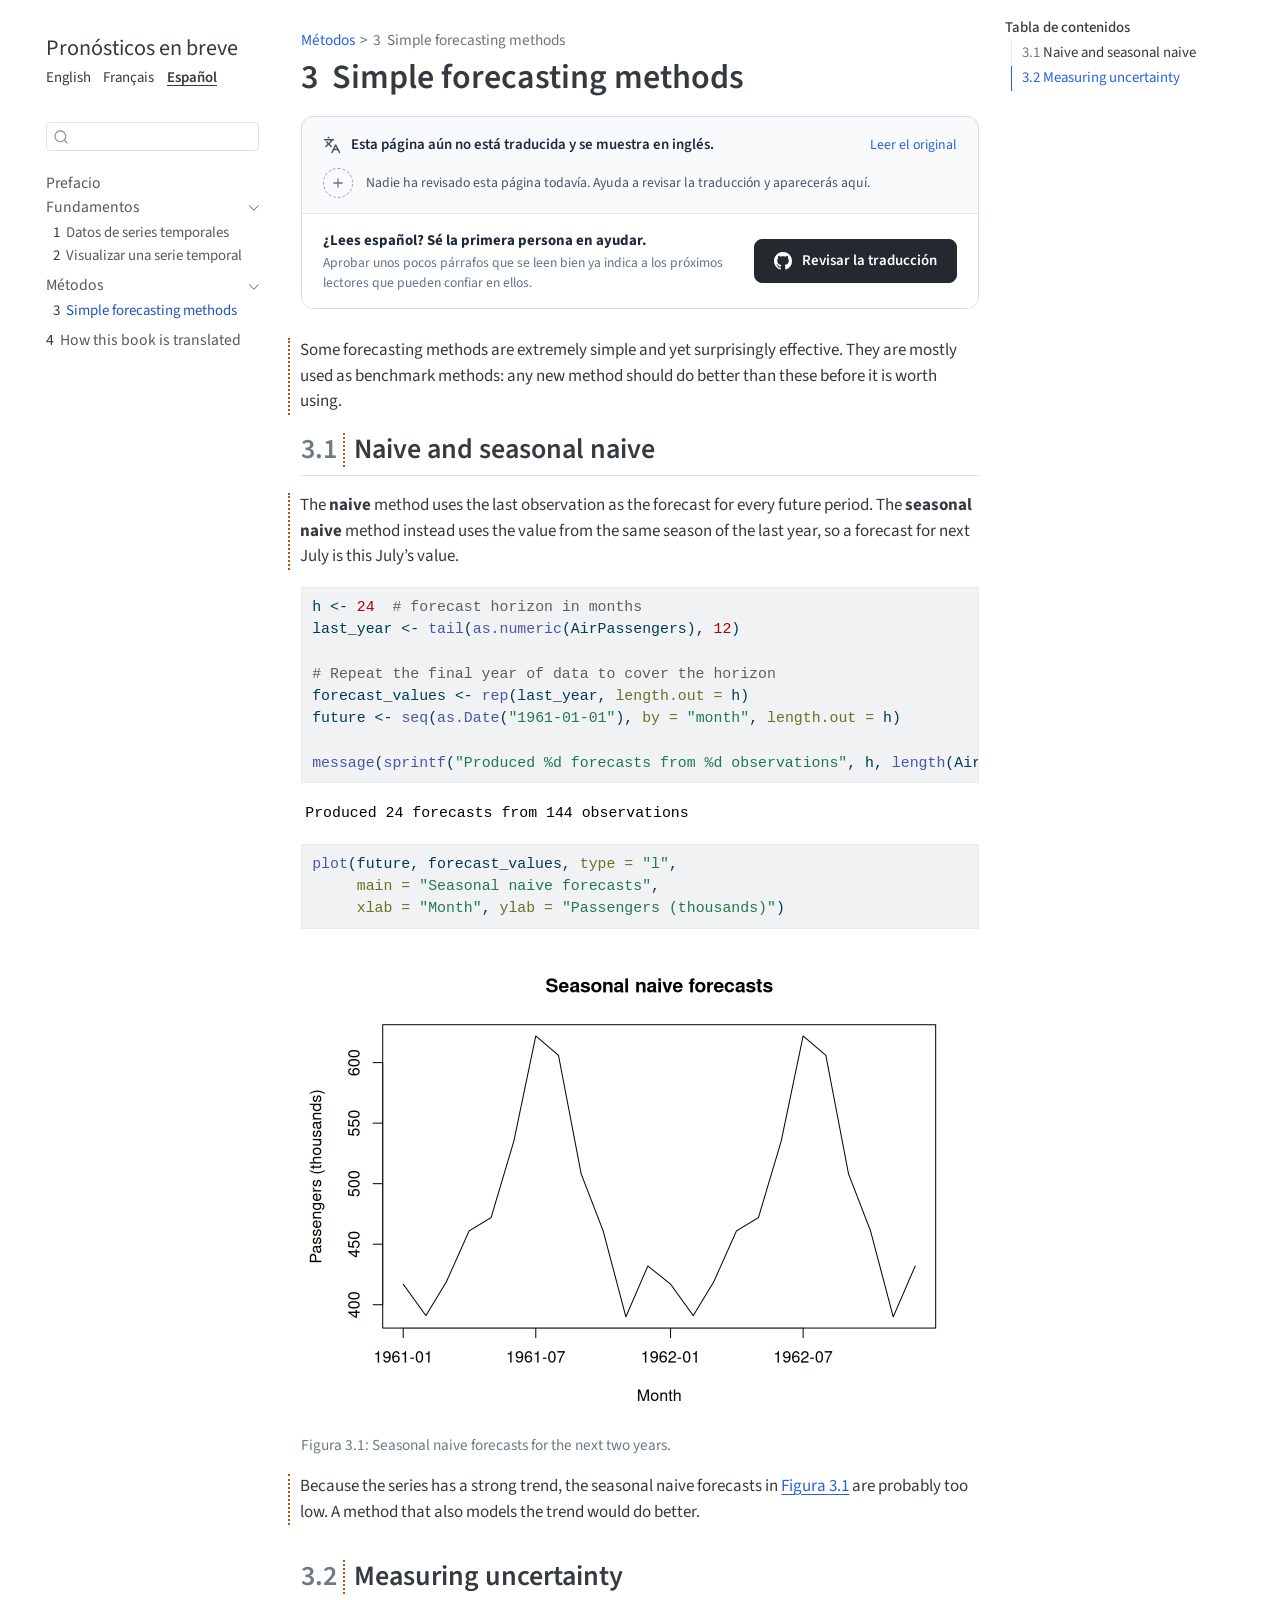
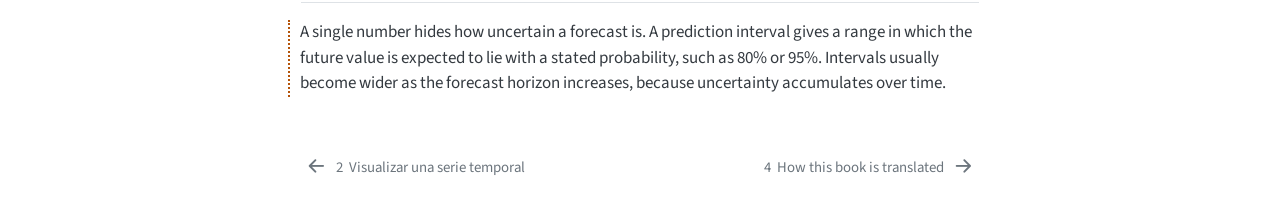
<file: es/chapters/benchmarks.html>
<!DOCTYPE html>
<html xmlns="http://www.w3.org/1999/xhtml" lang="es" xml:lang="es"><head>

<meta charset="utf-8">
<meta name="generator" content="quarto-1.10.18">

<meta name="viewport" content="width=device-width, initial-scale=1.0, user-scalable=yes">


<title>3&nbsp; Simple forecasting methods – Pronósticos en breve</title>
<style>
/* Default styles provided by pandoc.
** See https://pandoc.org/MANUAL.html#variables-for-html for config info.
*/
span.smallcaps{font-variant: small-caps;}
div.columns{display: flex; gap: 1.5em;}
div.column{flex: auto;}
@media screen {
div.columns{gap: min(4vw, 1.5em);}
div.column{overflow-x: auto;}
}
div.hanging-indent{margin-left: 1.5em; text-indent: -1.5em;}
ul.task-list{list-style: none;}
ul.task-list li input[type="checkbox"] {
  width: 0.8em;
  margin: 0 0.8em 0.2em -1em; /* quarto-specific, see https://github.com/quarto-dev/quarto-cli/issues/4556 */ 
  vertical-align: middle;
}
/* CSS for syntax highlighting */
html { -webkit-text-size-adjust: 100%; }
pre > code.sourceCode { white-space: pre; position: relative; }
pre > code.sourceCode > span { display: inline-block; line-height: 1.25; }
pre > code.sourceCode > span:empty { height: 1.2em; }
.sourceCode { overflow: visible; }
code.sourceCode > span { color: inherit; text-decoration: inherit; }
div.sourceCode { margin: 1em 0; }
pre.sourceCode { margin: 0; }
@media screen {
div.sourceCode { overflow: auto; }
}
@media print {
pre > code.sourceCode { white-space: pre-wrap; }
pre > code.sourceCode > span { text-indent: -5em; padding-left: 5em; }
}
pre.numberSource code
  { counter-reset: source-line 0; }
pre.numberSource code > span
  { position: relative; left: -4em; counter-increment: source-line; }
pre.numberSource code > span > a:first-child::before
  { content: counter(source-line);
    position: relative; left: -1em; text-align: right; vertical-align: baseline;
    border: none; display: inline-block;
    -webkit-touch-callout: none; -webkit-user-select: none;
    -khtml-user-select: none; -moz-user-select: none;
    -ms-user-select: none; user-select: none;
    padding: 0 4px; width: 4em;
  }
pre.numberSource { margin-left: 3em;  padding-left: 4px; }
div.sourceCode
  {   }
@media screen {
pre > code.sourceCode > span > a:first-child::before { text-decoration: underline; }
}
</style>


<script src="../site_libs/quarto-nav/quarto-nav.js"></script>
<script src="../site_libs/quarto-nav/headroom.min.js"></script>
<script src="../site_libs/clipboard/clipboard.min.js"></script>
<script src="../site_libs/quarto-search/autocomplete.umd.js"></script>
<script src="../site_libs/quarto-search/fuse.min.js"></script>
<script src="../site_libs/quarto-search/quarto-search.js"></script>
<meta name="quarto:offset" content="../">
<link href="../chapters/how-it-works.html" rel="next">
<link href="../chapters/visualising.html" rel="prev">
<script src="../site_libs/quarto-html/quarto.js" type="module"></script>
<script src="../site_libs/quarto-html/tabsets/tabsets.js" type="module"></script>
<script src="../site_libs/quarto-html/popper.min.js"></script>
<script src="../site_libs/quarto-html/tippy.umd.min.js"></script>
<script src="../site_libs/quarto-html/anchor.min.js"></script>
<link href="../site_libs/quarto-html/tippy.css" rel="stylesheet">
<link href="../site_libs/quarto-html/quarto-syntax-highlighting-64a204ab8560d761af7679ceaba22944.css" rel="stylesheet" id="quarto-text-highlighting-styles">
<script src="../site_libs/bootstrap/bootstrap.min.js"></script>
<link href="../site_libs/bootstrap/bootstrap-icons.css" rel="stylesheet">
<link href="../site_libs/bootstrap/bootstrap-860392d51475b9d9ef8a05c167138a3a.min.css" rel="stylesheet" append-hash="true" id="quarto-bootstrap" data-mode="light">
<script src="../site_libs/quarto-contrib/quarto-i18n-0.1.0/review.js"></script>
<link href="../site_libs/quarto-contrib/quarto-i18n-0.1.0/review.css" rel="stylesheet">
<script id="quarto-search-options" type="application/json">{
  "location": "sidebar",
  "copy-button": false,
  "collapse-after": 3,
  "panel-placement": "start",
  "type": "textbox",
  "limit": 50,
  "keyboard-shortcut": [
    "f",
    "/",
    "s"
  ],
  "show-item-context": false,
  "language": {
    "search-no-results-text": "No se han encontrado resultados",
    "search-matching-documents-text": "documentos encontrados",
    "search-copy-link-title": "Copiar el enlace en la búsqueda",
    "search-hide-matches-text": "Ocultar resultados adicionales",
    "search-more-match-text": "resultado adicional en este documento",
    "search-more-matches-text": "resultados adicionales en este documento",
    "search-clear-button-title": "Borrar",
    "search-text-placeholder": "",
    "search-detached-cancel-button-title": "Cancelar",
    "search-submit-button-title": "Enviar",
    "search-label": "Buscar"
  }
}</script>
<meta name="robots" content="noindex">


<!-- quarto-i18n:start -->
<link rel="alternate" hreflang="en" href="../../chapters/benchmarks.html">
<link rel="alternate" hreflang="fr" href="../../fr/chapters/benchmarks.html">
<link rel="alternate" hreflang="es" href="benchmarks.html">
<link rel="alternate" hreflang="x-default" href="../../chapters/benchmarks.html">
<meta name="i18n-review-data" content="benchmarks.tr.json">
<!-- quarto-i18n:end -->
<!-- quarto-i18n:start -->
<style id="tr-switcher-style">.tr-switcher{display:flex;flex-wrap:wrap;gap:.25rem .75rem;font-size:.875rem;margin:.25rem 0 .5rem}.tr-switcher-link{text-decoration:none}.tr-switcher-link[aria-current]{font-weight:600;text-decoration:underline;text-underline-offset:3px}</style>
<!-- quarto-i18n:end -->
</head>

<body class="nav-sidebar floating quarto-light">

<div id="quarto-search-results"></div>
  <header id="quarto-header" class="headroom fixed-top">
  <nav class="quarto-secondary-nav">
    <div class="container-fluid d-flex">
      <button type="button" class="quarto-btn-toggle btn" data-bs-toggle="collapse" role="button" data-bs-target=".quarto-sidebar-collapse-item" aria-controls="quarto-sidebar" aria-expanded="false" aria-label="Alternar barra lateral" onclick="if (window.quartoToggleHeadroom) { window.quartoToggleHeadroom(); }">
        <i class="bi bi-layout-text-sidebar-reverse"></i>
      </button>
        <nav class="quarto-page-breadcrumbs" aria-label="breadcrumb"><ol class="breadcrumb"><li class="breadcrumb-item"><a href="../chapters/benchmarks.html">Métodos</a></li><li class="breadcrumb-item"><a href="../chapters/benchmarks.html"><span class="chapter-number">3</span>&nbsp; <span class="chapter-title">Simple forecasting methods</span></a></li></ol></nav>
        <a class="flex-grow-1" role="navigation" data-bs-toggle="collapse" data-bs-target=".quarto-sidebar-collapse-item" aria-controls="quarto-sidebar" aria-expanded="false" aria-label="Alternar barra lateral" onclick="if (window.quartoToggleHeadroom) { window.quartoToggleHeadroom(); }">      
        </a>
      <button type="button" class="btn quarto-search-button" aria-label="Buscar" onclick="window.quartoOpenSearch();">
        <i class="bi bi-search"></i>
      </button>
    </div>
  </nav>
</header>
<!-- content -->
<div id="quarto-content" class="quarto-container page-columns page-rows-contents page-layout-article">
<!-- sidebar -->
  <nav id="quarto-sidebar" class="sidebar collapse collapse-horizontal quarto-sidebar-collapse-item sidebar-navigation floating overflow-auto">
    <div class="pt-lg-2 mt-2 text-left sidebar-header">
    <div class="sidebar-title mb-0 py-0">
      <a href="../">Pronósticos en breve</a> 
    </div>
<!-- quarto-i18n:start -->
<nav class="tr-switcher" aria-label="Idiomas"><a class="tr-switcher-link" href="../../chapters/benchmarks.html" lang="en" hreflang="en">English</a><a class="tr-switcher-link" href="../../fr/chapters/benchmarks.html" lang="fr" hreflang="fr">Français</a><a class="tr-switcher-link" href="benchmarks.html" lang="es" hreflang="es" aria-current="page">Español</a></nav>
<!-- quarto-i18n:end -->

      </div>
        <div class="mt-2 flex-shrink-0 align-items-center">
        <div class="sidebar-search">
        <div id="quarto-search" class="" title="Buscar"></div>
        </div>
        </div>
    <div class="sidebar-menu-container"> 
    <ul class="list-unstyled mt-1">
        <li class="sidebar-item">
  <div class="sidebar-item-container"> 
  <a href="../index.html" class="sidebar-item-text sidebar-link">
 <span class="menu-text">Prefacio</span></a>
  </div>
</li>
        <li class="sidebar-item sidebar-item-section">
      <div class="sidebar-item-container"> 
            <a class="sidebar-item-text sidebar-link text-start" data-bs-toggle="collapse" data-bs-target="#quarto-sidebar-section-1" role="navigation" aria-expanded="true">
 <span class="menu-text">Fundamentos</span></a>
          <a class="sidebar-item-toggle text-start" data-bs-toggle="collapse" data-bs-target="#quarto-sidebar-section-1" role="navigation" aria-expanded="true" aria-label="Alternar sección">
            <i class="bi bi-chevron-right ms-2"></i>
          </a> 
      </div>
      <ul id="quarto-sidebar-section-1" class="collapse list-unstyled sidebar-section depth1 show">  
          <li class="sidebar-item">
  <div class="sidebar-item-container"> 
  <a href="../chapters/time-series.html" class="sidebar-item-text sidebar-link">
 <span class="menu-text"><span class="chapter-number">1</span>&nbsp; <span class="chapter-title">Datos de series temporales</span></span></a>
  </div>
</li>
          <li class="sidebar-item">
  <div class="sidebar-item-container"> 
  <a href="../chapters/visualising.html" class="sidebar-item-text sidebar-link">
 <span class="menu-text"><span class="chapter-number">2</span>&nbsp; <span class="chapter-title">Visualizar una serie temporal</span></span></a>
  </div>
</li>
      </ul>
  </li>
        <li class="sidebar-item sidebar-item-section">
      <div class="sidebar-item-container"> 
            <a class="sidebar-item-text sidebar-link text-start" data-bs-toggle="collapse" data-bs-target="#quarto-sidebar-section-2" role="navigation" aria-expanded="true">
 <span class="menu-text">Métodos</span></a>
          <a class="sidebar-item-toggle text-start" data-bs-toggle="collapse" data-bs-target="#quarto-sidebar-section-2" role="navigation" aria-expanded="true" aria-label="Alternar sección">
            <i class="bi bi-chevron-right ms-2"></i>
          </a> 
      </div>
      <ul id="quarto-sidebar-section-2" class="collapse list-unstyled sidebar-section depth1 show">  
          <li class="sidebar-item">
  <div class="sidebar-item-container"> 
  <a href="../chapters/benchmarks.html" class="sidebar-item-text sidebar-link active">
 <span class="menu-text"><span class="chapter-number">3</span>&nbsp; <span class="chapter-title">Simple forecasting methods</span></span></a>
  </div>
</li>
      </ul>
  </li>
        <li class="sidebar-item">
  <div class="sidebar-item-container"> 
  <a href="../chapters/how-it-works.html" class="sidebar-item-text sidebar-link">
 <span class="menu-text"><span class="chapter-number">4</span>&nbsp; <span class="chapter-title">How this book is translated</span></span></a>
  </div>
</li>
    </ul>
    </div>
</nav>
<div id="quarto-sidebar-glass" class="quarto-sidebar-collapse-item" data-bs-toggle="collapse" data-bs-target=".quarto-sidebar-collapse-item"></div>
<!-- margin-sidebar -->
    <div id="quarto-margin-sidebar" class="sidebar margin-sidebar">
        <nav id="TOC" role="doc-toc" class="toc-active">
    <h2 id="toc-title">Tabla de contenidos</h2>
   
  <ul>
  <li><a href="#sec-naive" id="toc-sec-naive" class="nav-link active" data-scroll-target="#sec-naive"><span class="header-section-number">3.1</span> <span class="tr-block tr-heading" data-tr-id="u3fd307" data-tr-status="missing" data-tr-reviews="0" lang="en">Naive and seasonal naive</span></a></li>
  <li><a href="#sec-uncertainty" id="toc-sec-uncertainty" class="nav-link" data-scroll-target="#sec-uncertainty"><span class="header-section-number">3.2</span> <span class="tr-block tr-heading" data-tr-id="ubc1e52" data-tr-status="missing" data-tr-reviews="0" lang="en">Measuring uncertainty</span></a></li>
  </ul>
</nav>
    </div>
<!-- main -->
<main class="content" id="quarto-document-content">

<header id="title-block-header" class="quarto-title-block default"><nav class="quarto-page-breadcrumbs quarto-title-breadcrumbs d-none d-lg-block" aria-label="breadcrumb"><ol class="breadcrumb"><li class="breadcrumb-item"><a href="../chapters/benchmarks.html">Métodos</a></li><li class="breadcrumb-item"><a href="../chapters/benchmarks.html"><span class="chapter-number">3</span>&nbsp; <span class="chapter-title">Simple forecasting methods</span></a></li></ol></nav>
<div class="quarto-title">
<h1 class="title"><span id="sec-benchmarks" class="quarto-section-identifier"><span class="chapter-number">3</span>&nbsp; <span class="chapter-title">Simple forecasting methods</span></span></h1>
</div>



<div class="quarto-title-meta">

    
  
    
  </div>
  


</header>


<aside class="tr-banner" data-state="untranslated" aria-label="Sobre esta traducción"><div class="tr-banner-main"><div class="tr-banner-head"><svg class="tr-banner-icon" width="18" height="18" viewBox="0 0 24 24" fill="none" stroke="currentColor" stroke-width="2" stroke-linecap="round" stroke-linejoin="round" aria-hidden="true"><path d="m5 8 6 6"/><path d="m4 14 6-6 2-3"/><path d="M2 5h12"/><path d="M7 2h1"/><path d="m22 22-5-10-5 10"/><path d="M14 18h6"/></svg><span class="tr-banner-title">Esta página aún no está traducida y se muestra en inglés.</span><a class="tr-original" href="../../chapters/benchmarks.html" hreflang="en">Leer el original</a></div><div class="tr-banner-people"><span class="tr-banner-empty" aria-hidden="true"><svg width="14" height="14" viewBox="0 0 24 24" fill="none" stroke="currentColor" stroke-width="2.2" stroke-linecap="round" aria-hidden="true"><path d="M12 5v14"/><path d="M5 12h14"/></svg></span><p>Nadie ha revisado esta página todavía. Ayuda a revisar la traducción y aparecerás aquí.</p></div></div><div class="tr-banner-cta"><div class="tr-banner-cta-text"><strong>¿Lees español? Sé la primera persona en ayudar.</strong><span>Aprobar unos pocos párrafos que se leen bien ya indica a los próximos lectores que pueden confiar en ellos.</span></div><a class="tr-review-toggle tr-banner-button" href="?review=1"><svg width="18" height="18" viewBox="0 0 16 16" fill="currentColor" aria-hidden="true"><path d="M8 0C3.58 0 0 3.58 0 8c0 3.54 2.29 6.53 5.47 7.59.4.07.55-.17.55-.38 0-.19-.01-.82-.01-1.49-2.01.37-2.53-.49-2.69-.94-.09-.23-.48-.94-.82-1.13-.28-.15-.68-.52-.01-.53.63-.01 1.08.58 1.23.82.72 1.21 1.87.87 2.33.66.07-.52.28-.87.51-1.07-1.78-.2-3.64-.89-3.64-3.95 0-.87.31-1.59.82-2.15-.08-.2-.36-1.02.08-2.12 0 0 .67-.21 2.2.82.64-.18 1.32-.27 2-.27.68 0 1.36.09 2 .27 1.53-1.04 2.2-.82 2.2-.82.44 1.1.16 1.92.08 2.12.51.56.82 1.27.82 2.15 0 3.07-1.87 3.75-3.65 3.95.29.25.54.73.54 1.48 0 1.07-.01 1.93-.01 2.2 0 .21.15.46.55.38A8.013 8.013 0 0016 8c0-4.42-3.58-8-8-8z"/></svg><span class="tr-toggle-text">Revisar la traducción</span></a></div></aside>
<div class="tr-block" data-tr-id="u886e23" data-tr-status="missing" data-tr-reviews="0" lang="en">
<p>Some forecasting methods are extremely simple and yet surprisingly effective. They are mostly used as benchmark methods: any new method should do better than these before it is worth using.</p>
</div>
<section id="sec-naive" class="level2" data-number="3.1">
<h2 data-number="3.1" class="anchored" data-anchor-id="sec-naive"><span class="header-section-number">3.1</span> <span class="tr-block tr-heading" data-tr-id="u3fd307" data-tr-status="missing" data-tr-reviews="0" lang="en">Naive and seasonal naive</span></h2>
<div class="tr-block" data-tr-id="u6e75d2" data-tr-status="missing" data-tr-reviews="0" lang="en">
<p>The <strong>naive</strong> method uses the last observation as the forecast for every future period. The <strong>seasonal naive</strong> method instead uses the value from the same season of the last year, so a forecast for next July is this July’s value.</p>
</div>
<div class="cell">
<div class="code-copy-outer-scaffold"><div class="sourceCode cell-code" id="cb1"><pre class="sourceCode r code-with-copy"><code class="sourceCode r"><span id="cb1-1"><a href="#cb1-1" aria-hidden="true" tabindex="-1"></a>h <span class="ot">&lt;-</span> <span class="dv">24</span>  <span class="co"># forecast horizon in months</span></span>
<span id="cb1-2"><a href="#cb1-2" aria-hidden="true" tabindex="-1"></a>last_year <span class="ot">&lt;-</span> <span class="fu">tail</span>(<span class="fu">as.numeric</span>(AirPassengers), <span class="dv">12</span>)</span>
<span id="cb1-3"><a href="#cb1-3" aria-hidden="true" tabindex="-1"></a></span>
<span id="cb1-4"><a href="#cb1-4" aria-hidden="true" tabindex="-1"></a><span class="co"># Repeat the final year of data to cover the horizon</span></span>
<span id="cb1-5"><a href="#cb1-5" aria-hidden="true" tabindex="-1"></a>forecast_values <span class="ot">&lt;-</span> <span class="fu">rep</span>(last_year, <span class="at">length.out =</span> h)</span>
<span id="cb1-6"><a href="#cb1-6" aria-hidden="true" tabindex="-1"></a>future <span class="ot">&lt;-</span> <span class="fu">seq</span>(<span class="fu">as.Date</span>(<span class="st">"1961-01-01"</span>), <span class="at">by =</span> <span class="st">"month"</span>, <span class="at">length.out =</span> h)</span>
<span id="cb1-7"><a href="#cb1-7" aria-hidden="true" tabindex="-1"></a></span>
<span id="cb1-8"><a href="#cb1-8" aria-hidden="true" tabindex="-1"></a><span class="fu">message</span>(<span class="fu">sprintf</span>(<span class="st">"Produced %d forecasts from %d observations"</span>, h, <span class="fu">length</span>(AirPassengers)))</span></code></pre></div><button title="Copiar al portapapeles" class="code-copy-button"><i class="bi"></i></button></div>
<div class="cell-output cell-output-stderr">
<pre><code>Produced 24 forecasts from 144 observations</code></pre>
</div>
<div class="code-copy-outer-scaffold"><div class="sourceCode cell-code" id="cb3"><pre class="sourceCode r code-with-copy"><code class="sourceCode r"><span id="cb3-1"><a href="#cb3-1" aria-hidden="true" tabindex="-1"></a><span class="fu">plot</span>(future, forecast_values, <span class="at">type =</span> <span class="st">"l"</span>,</span>
<span id="cb3-2"><a href="#cb3-2" aria-hidden="true" tabindex="-1"></a>     <span class="at">main =</span> <span class="st">"Seasonal naive forecasts"</span>,</span>
<span id="cb3-3"><a href="#cb3-3" aria-hidden="true" tabindex="-1"></a>     <span class="at">xlab =</span> <span class="st">"Month"</span>, <span class="at">ylab =</span> <span class="st">"Passengers (thousands)"</span>)</span></code></pre></div><button title="Copiar al portapapeles" class="code-copy-button"><i class="bi"></i></button></div>
<div class="cell-output-display">
<div id="fig-snaive" class="quarto-float quarto-figure quarto-figure-center anchored">
<figure class="quarto-float quarto-float-fig figure">
<div aria-describedby="fig-snaive-caption-0ceaefa1-69ba-4598-a22c-09a6ac19f8ca">
<img src="benchmarks_files/figure-html/fig-snaive-1.png" class="img-fluid figure-img" width="672">
</div>
<figcaption class="quarto-float-caption-bottom quarto-float-caption quarto-float-fig" id="fig-snaive-caption-0ceaefa1-69ba-4598-a22c-09a6ac19f8ca">
Figura&nbsp;3.1: Seasonal naive forecasts for the next two years.
</figcaption>
</figure>
</div>
</div>
</div>
<div class="tr-block" data-tr-id="ua8630e" data-tr-status="missing" data-tr-reviews="0" lang="en">
<p>Because the series has a strong trend, the seasonal naive forecasts in <a href="#fig-snaive" class="quarto-xref">Figura&nbsp;<span>3.1</span></a> are probably too low. A method that also models the trend would do better.</p>
</div>
</section>
<section id="sec-uncertainty" class="level2" data-number="3.2">
<h2 data-number="3.2" class="anchored" data-anchor-id="sec-uncertainty"><span class="header-section-number">3.2</span> <span class="tr-block tr-heading" data-tr-id="ubc1e52" data-tr-status="missing" data-tr-reviews="0" lang="en">Measuring uncertainty</span></h2>
<div class="tr-block" data-tr-id="u6cf767" data-tr-status="missing" data-tr-reviews="0" lang="en">
<p>A single number hides how uncertain a forecast is. A prediction interval gives a range in which the future value is expected to lie with a stated probability, such as 80% or 95%. Intervals usually become wider as the forecast horizon increases, because uncertainty accumulates over time.</p>
</div>


</section>

</main> <!-- /main -->
<script id="quarto-html-after-body" type="application/javascript">
  window.document.addEventListener("DOMContentLoaded", function (event) {
    const icon = "";
    const anchorJS = new window.AnchorJS();
    anchorJS.options = {
      placement: 'right',
      icon: icon
    };
    anchorJS.add('.anchored');
    const isCodeAnnotation = (el) => {
      for (const clz of el.classList) {
        if (clz.startsWith('code-annotation-')) {                     
          return true;
        }
      }
      return false;
    }
    const onCopySuccess = function(e) {
      // button target
      const button = e.trigger;
      // don't keep focus
      button.blur();
      // flash "checked"
      button.classList.add('code-copy-button-checked');
      var currentTitle = button.getAttribute("title");
      button.setAttribute("title", "Copiado");
      let tooltip;
      if (window.bootstrap) {
        button.setAttribute("data-bs-toggle", "tooltip");
        button.setAttribute("data-bs-placement", "left");
        button.setAttribute("data-bs-title", "Copiado");
        tooltip = new bootstrap.Tooltip(button, 
          { trigger: "manual", 
            customClass: "code-copy-button-tooltip",
            offset: [0, -8]});
        tooltip.show();    
      }
      setTimeout(function() {
        if (tooltip) {
          tooltip.hide();
          button.removeAttribute("data-bs-title");
          button.removeAttribute("data-bs-toggle");
          button.removeAttribute("data-bs-placement");
        }
        button.setAttribute("title", currentTitle);
        button.classList.remove('code-copy-button-checked');
      }, 1000);
      // clear code selection
      e.clearSelection();
    }
    const getTextToCopy = function(trigger) {
      const outerScaffold = trigger.parentElement.cloneNode(true);
      const codeEl = outerScaffold.querySelector('code');
      for (const childEl of codeEl.children) {
        if (isCodeAnnotation(childEl)) {
          childEl.remove();
        }
      }
      return codeEl.innerText;
    }
    const clipboard = new window.ClipboardJS('.code-copy-button:not([data-in-quarto-modal])', {
      text: getTextToCopy
    });
    clipboard.on('success', onCopySuccess);
    if (window.document.getElementById('quarto-embedded-source-code-modal')) {
      const clipboardModal = new window.ClipboardJS('.code-copy-button[data-in-quarto-modal]', {
        text: getTextToCopy,
        container: window.document.getElementById('quarto-embedded-source-code-modal')
      });
      clipboardModal.on('success', onCopySuccess);
    }
      var localhostRegex = new RegExp(/^(?:http|https):\/\/localhost\:?[0-9]*\//);
      var mailtoRegex = new RegExp(/^mailto:/);
        var filterRegex = new RegExp('/' + window.location.host + '/');
      var isInternal = (href) => {
          return filterRegex.test(href) || localhostRegex.test(href) || mailtoRegex.test(href);
      }
      // Inspect non-navigation links and adorn them if external
     var links = window.document.querySelectorAll('a[href]:not(.nav-link):not(.navbar-brand):not(.toc-action):not(.sidebar-link):not(.sidebar-item-toggle):not(.pagination-link):not(.no-external):not([aria-hidden]):not(.dropdown-item):not(.quarto-navigation-tool):not(.about-link)');
      for (var i=0; i<links.length; i++) {
        const link = links[i];
        if (!isInternal(link.href)) {
          // undo the damage that might have been done by quarto-nav.js in the case of
          // links that we want to consider external
          if (link.dataset.originalHref !== undefined) {
            link.href = link.dataset.originalHref;
          }
        }
      }
    function tippyHover(el, contentFn, onTriggerFn, onUntriggerFn) {
      const config = {
        allowHTML: true,
        maxWidth: 500,
        delay: 100,
        arrow: false,
        appendTo: function(el) {
            return el.parentElement;
        },
        interactive: true,
        interactiveBorder: 10,
        theme: 'quarto',
        placement: 'bottom-start',
      };
      if (contentFn) {
        config.content = contentFn;
      }
      if (onTriggerFn) {
        config.onTrigger = onTriggerFn;
      }
      if (onUntriggerFn) {
        config.onUntrigger = onUntriggerFn;
      }
      window.tippy(el, config); 
    }
    const noterefs = window.document.querySelectorAll('a[role="doc-noteref"]');
    for (var i=0; i<noterefs.length; i++) {
      const ref = noterefs[i];
      tippyHover(ref, function() {
        // use id or data attribute instead here
        let href = ref.getAttribute('data-footnote-href') || ref.getAttribute('href');
        try { href = new URL(href).hash; } catch {}
        const id = href.replace(/^#\/?/, "");
        const note = window.document.getElementById(id);
        if (note) {
          return note.innerHTML;
        } else {
          return "";
        }
      });
    }
    const xrefs = window.document.querySelectorAll('a.quarto-xref');
    const processXRef = (id, note) => {
      // Strip column container classes
      const stripColumnClz = (el) => {
        el.classList.remove("page-full", "page-columns");
        if (el.children) {
          for (const child of el.children) {
            stripColumnClz(child);
          }
        }
      }
      stripColumnClz(note)
      if (id === null || id.startsWith('sec-')) {
        // Special case sections, only their first couple elements
        const container = document.createElement("div");
        if (note.children && note.children.length > 2) {
          container.appendChild(note.children[0].cloneNode(true));
          for (let i = 1; i < note.children.length; i++) {
            const child = note.children[i];
            if (child.tagName === "P" && child.innerText === "") {
              continue;
            } else {
              container.appendChild(child.cloneNode(true));
              break;
            }
          }
          if (window.Quarto?.typesetMath) {
            window.Quarto.typesetMath(container);
          }
          return container.innerHTML
        } else {
          if (window.Quarto?.typesetMath) {
            window.Quarto.typesetMath(note);
          }
          return note.innerHTML;
        }
      } else {
        // Remove any anchor links if they are present
        const anchorLink = note.querySelector('a.anchorjs-link');
        if (anchorLink) {
          anchorLink.remove();
        }
        if (window.Quarto?.typesetMath) {
          window.Quarto.typesetMath(note);
        }
        if (note.classList.contains("callout")) {
          return note.outerHTML;
        } else {
          return note.innerHTML;
        }
      }
    }
    for (var i=0; i<xrefs.length; i++) {
      const xref = xrefs[i];
      tippyHover(xref, undefined, function(instance) {
        instance.disable();
        let url = xref.getAttribute('href');
        let hash = undefined; 
        if (url.startsWith('#')) {
          hash = url;
        } else {
          try { hash = new URL(url).hash; } catch {}
        }
        if (hash) {
          const id = hash.replace(/^#\/?/, "");
          const note = window.document.getElementById(id);
          if (note !== null) {
            try {
              const html = processXRef(id, note.cloneNode(true));
              instance.setContent(html);
            } finally {
              instance.enable();
              instance.show();
            }
          } else {
            // See if we can fetch this
            fetch(url.split('#')[0])
            .then(res => res.text())
            .then(html => {
              const parser = new DOMParser();
              const htmlDoc = parser.parseFromString(html, "text/html");
              const note = htmlDoc.getElementById(id);
              if (note !== null) {
                const html = processXRef(id, note);
                instance.setContent(html);
              } 
            }).finally(() => {
              instance.enable();
              instance.show();
            });
          }
        } else {
          // See if we can fetch a full url (with no hash to target)
          // This is a special case and we should probably do some content thinning / targeting
          fetch(url)
          .then(res => res.text())
          .then(html => {
            const parser = new DOMParser();
            const htmlDoc = parser.parseFromString(html, "text/html");
            const note = htmlDoc.querySelector('main.content');
            if (note !== null) {
              // This should only happen for chapter cross references
              // (since there is no id in the URL)
              // remove the first header
              if (note.children.length > 0 && note.children[0].tagName === "HEADER") {
                note.children[0].remove();
              }
              const html = processXRef(null, note);
              instance.setContent(html);
            } 
          }).finally(() => {
            instance.enable();
            instance.show();
          });
        }
      }, function(instance) {
      });
    }
        let selectedAnnoteEl;
        const selectorForAnnotation = ( cell, annotation) => {
          let cellAttr = 'data-code-cell="' + cell + '"';
          let lineAttr = 'data-code-annotation="' +  annotation + '"';
          const selector = 'span[' + cellAttr + '][' + lineAttr + ']';
          return selector;
        }
        const selectCodeLines = (annoteEl) => {
          const doc = window.document;
          const targetCell = annoteEl.getAttribute("data-target-cell");
          const targetAnnotation = annoteEl.getAttribute("data-target-annotation");
          const annoteSpan = window.document.querySelector(selectorForAnnotation(targetCell, targetAnnotation));
          const lines = annoteSpan.getAttribute("data-code-lines").split(",");
          const lineIds = lines.map((line) => {
            return targetCell + "-" + line;
          })
          let top = null;
          let height = null;
          let parent = null;
          if (lineIds.length > 0) {
              //compute the position of the single el (top and bottom and make a div)
              const el = window.document.getElementById(lineIds[0]);
              top = el.offsetTop;
              height = el.offsetHeight;
              parent = el.parentElement.parentElement;
            if (lineIds.length > 1) {
              const lastEl = window.document.getElementById(lineIds[lineIds.length - 1]);
              const bottom = lastEl.offsetTop + lastEl.offsetHeight;
              height = bottom - top;
            }
            if (top !== null && height !== null && parent !== null) {
              // cook up a div (if necessary) and position it 
              let div = window.document.getElementById("code-annotation-line-highlight");
              if (div === null) {
                div = window.document.createElement("div");
                div.setAttribute("id", "code-annotation-line-highlight");
                div.style.position = 'absolute';
                parent.appendChild(div);
              }
              div.style.top = top - 2 + "px";
              div.style.height = height + 4 + "px";
              div.style.left = 0;
              let gutterDiv = window.document.getElementById("code-annotation-line-highlight-gutter");
              if (gutterDiv === null) {
                gutterDiv = window.document.createElement("div");
                gutterDiv.setAttribute("id", "code-annotation-line-highlight-gutter");
                gutterDiv.style.position = 'absolute';
                const codeCell = window.document.getElementById(targetCell);
                const gutter = codeCell.querySelector('.code-annotation-gutter');
                gutter.appendChild(gutterDiv);
              }
              gutterDiv.style.top = top - 2 + "px";
              gutterDiv.style.height = height + 4 + "px";
            }
            selectedAnnoteEl = annoteEl;
          }
        };
        const unselectCodeLines = () => {
          const elementsIds = ["code-annotation-line-highlight", "code-annotation-line-highlight-gutter"];
          elementsIds.forEach((elId) => {
            const div = window.document.getElementById(elId);
            if (div) {
              div.remove();
            }
          });
          selectedAnnoteEl = undefined;
        };
          // Handle positioning of the toggle
      window.addEventListener(
        "resize",
        throttle(() => {
          elRect = undefined;
          if (selectedAnnoteEl) {
            selectCodeLines(selectedAnnoteEl);
          }
        }, 10)
      );
      function throttle(fn, ms) {
      let throttle = false;
      let timer;
        return (...args) => {
          if(!throttle) { // first call gets through
              fn.apply(this, args);
              throttle = true;
          } else { // all the others get throttled
              if(timer) clearTimeout(timer); // cancel #2
              timer = setTimeout(() => {
                fn.apply(this, args);
                timer = throttle = false;
              }, ms);
          }
        };
      }
        // Attach click handler to the DT
        const annoteDls = window.document.querySelectorAll('dt[data-target-cell]');
        for (const annoteDlNode of annoteDls) {
          annoteDlNode.addEventListener('click', (event) => {
            const clickedEl = event.target;
            if (clickedEl !== selectedAnnoteEl) {
              unselectCodeLines();
              const activeEl = window.document.querySelector('dt[data-target-cell].code-annotation-active');
              if (activeEl) {
                activeEl.classList.remove('code-annotation-active');
              }
              selectCodeLines(clickedEl);
              clickedEl.classList.add('code-annotation-active');
            } else {
              // Unselect the line
              unselectCodeLines();
              clickedEl.classList.remove('code-annotation-active');
            }
          });
        }
    const findCites = (el) => {
      const parentEl = el.parentElement;
      if (parentEl) {
        const cites = parentEl.dataset.cites;
        if (cites) {
          return {
            el,
            cites: cites.split(' ')
          };
        } else {
          return findCites(el.parentElement)
        }
      } else {
        return undefined;
      }
    };
    var bibliorefs = window.document.querySelectorAll('a[role="doc-biblioref"]');
    for (var i=0; i<bibliorefs.length; i++) {
      const ref = bibliorefs[i];
      const citeInfo = findCites(ref);
      if (citeInfo) {
        tippyHover(citeInfo.el, function() {
          var popup = window.document.createElement('div');
          citeInfo.cites.forEach(function(cite) {
            var citeDiv = window.document.createElement('div');
            citeDiv.classList.add('hanging-indent');
            citeDiv.classList.add('csl-entry');
            var biblioDiv = window.document.getElementById('ref-' + cite);
            if (biblioDiv) {
              citeDiv.innerHTML = biblioDiv.innerHTML;
            }
            popup.appendChild(citeDiv);
          });
          return popup.innerHTML;
        });
      }
    }
  });
  </script>
<nav class="page-navigation">
  <div class="nav-page nav-page-previous">
      <a href="../chapters/visualising.html" class="pagination-link" aria-label="Visualizar una serie temporal">
        <i class="bi bi-arrow-left-short"></i> <span class="nav-page-text"><span class="chapter-number">2</span>&nbsp; <span class="chapter-title">Visualizar una serie temporal</span></span>
      </a>          
  </div>
  <div class="nav-page nav-page-next">
      <a href="../chapters/how-it-works.html" class="pagination-link" aria-label="How this book is translated">
        <span class="nav-page-text"><span class="chapter-number">4</span>&nbsp; <span class="chapter-title">How this book is translated</span></span> <i class="bi bi-arrow-right-short"></i>
      </a>
  </div>
</nav>
</div> <!-- /content -->




</body></html>
</file>
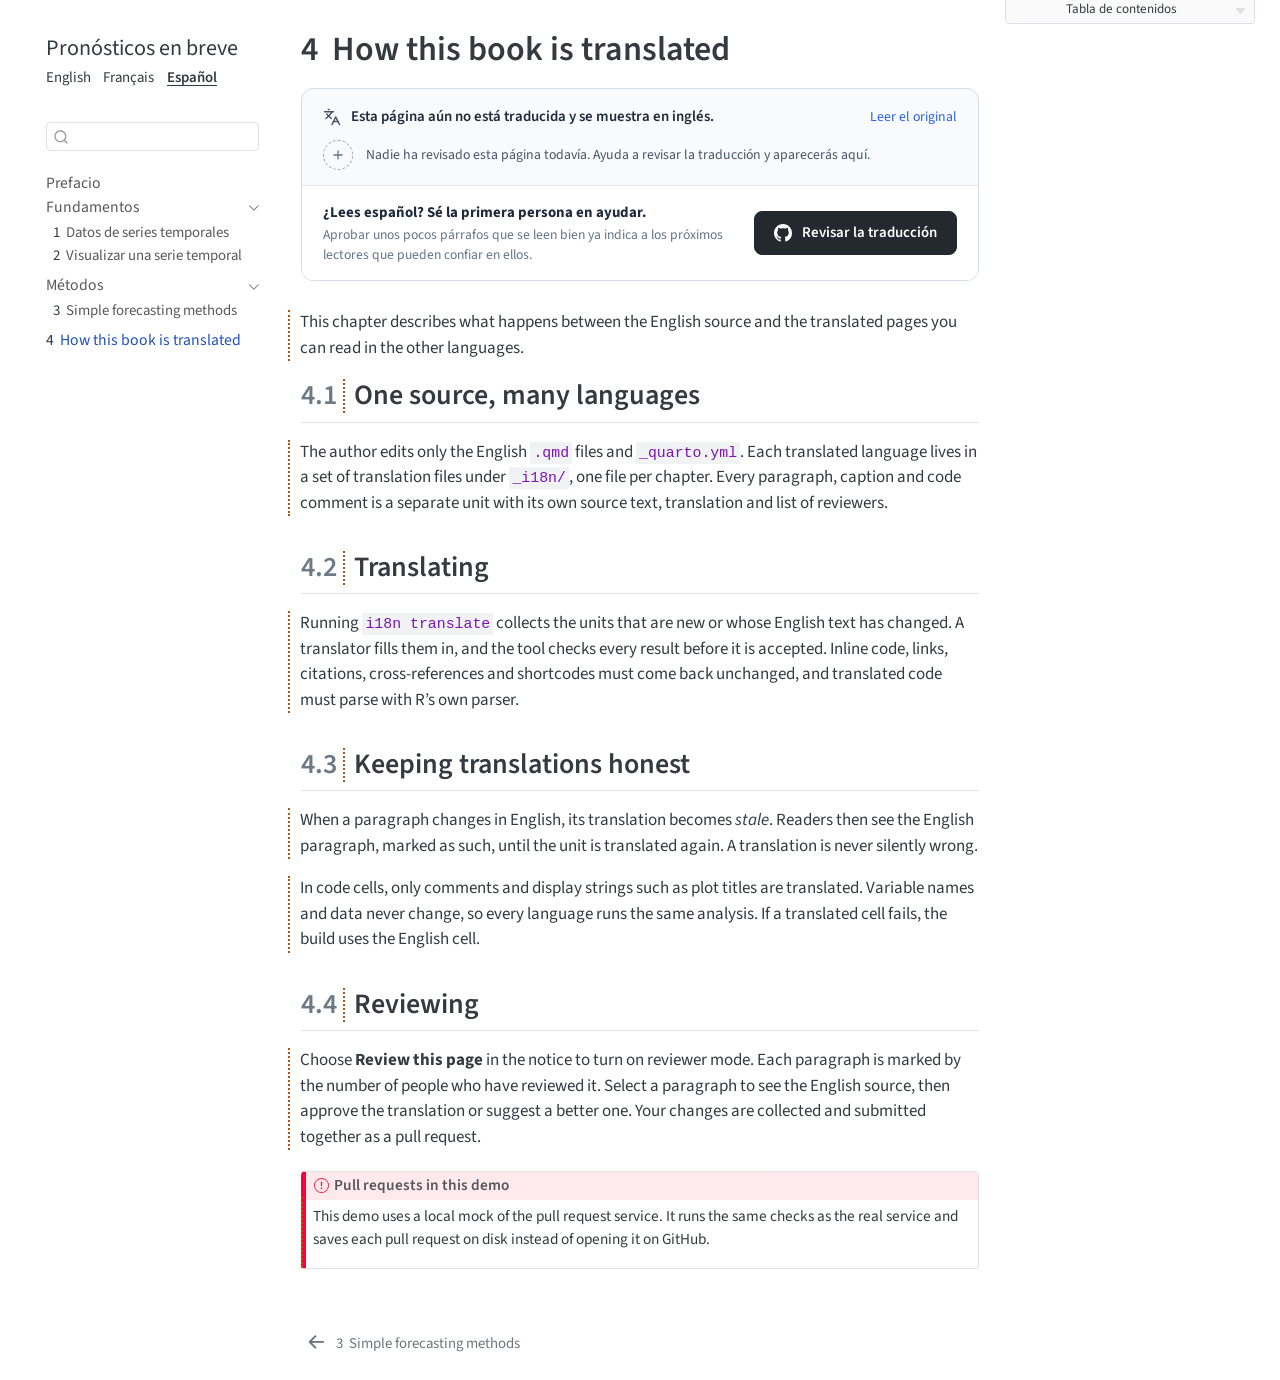
<file: es/chapters/how-it-works.html>
<!DOCTYPE html>
<html xmlns="http://www.w3.org/1999/xhtml" lang="es" xml:lang="es"><head>

<meta charset="utf-8">
<meta name="generator" content="quarto-1.10.18">

<meta name="viewport" content="width=device-width, initial-scale=1.0, user-scalable=yes">


<title>4&nbsp; How this book is translated – Pronósticos en breve</title>
<style>
/* Default styles provided by pandoc.
** See https://pandoc.org/MANUAL.html#variables-for-html for config info.
*/
span.smallcaps{font-variant: small-caps;}
div.columns{display: flex; gap: 1.5em;}
div.column{flex: auto;}
@media screen {
div.columns{gap: min(4vw, 1.5em);}
div.column{overflow-x: auto;}
}
div.hanging-indent{margin-left: 1.5em; text-indent: -1.5em;}
ul.task-list{list-style: none;}
ul.task-list li input[type="checkbox"] {
  width: 0.8em;
  margin: 0 0.8em 0.2em -1em; /* quarto-specific, see https://github.com/quarto-dev/quarto-cli/issues/4556 */ 
  vertical-align: middle;
}
</style>


<script src="../site_libs/quarto-nav/quarto-nav.js"></script>
<script src="../site_libs/quarto-nav/headroom.min.js"></script>
<script src="../site_libs/clipboard/clipboard.min.js"></script>
<script src="../site_libs/quarto-search/autocomplete.umd.js"></script>
<script src="../site_libs/quarto-search/fuse.min.js"></script>
<script src="../site_libs/quarto-search/quarto-search.js"></script>
<meta name="quarto:offset" content="../">
<link href="../chapters/benchmarks.html" rel="prev">
<script src="../site_libs/quarto-html/quarto.js" type="module"></script>
<script src="../site_libs/quarto-html/tabsets/tabsets.js" type="module"></script>
<script src="../site_libs/quarto-html/popper.min.js"></script>
<script src="../site_libs/quarto-html/tippy.umd.min.js"></script>
<script src="../site_libs/quarto-html/anchor.min.js"></script>
<link href="../site_libs/quarto-html/tippy.css" rel="stylesheet">
<link href="../site_libs/quarto-html/quarto-syntax-highlighting-64a204ab8560d761af7679ceaba22944.css" rel="stylesheet" id="quarto-text-highlighting-styles">
<script src="../site_libs/bootstrap/bootstrap.min.js"></script>
<link href="../site_libs/bootstrap/bootstrap-icons.css" rel="stylesheet">
<link href="../site_libs/bootstrap/bootstrap-860392d51475b9d9ef8a05c167138a3a.min.css" rel="stylesheet" append-hash="true" id="quarto-bootstrap" data-mode="light">
<script src="../site_libs/quarto-contrib/quarto-i18n-0.1.0/review.js"></script>
<link href="../site_libs/quarto-contrib/quarto-i18n-0.1.0/review.css" rel="stylesheet">
<script id="quarto-search-options" type="application/json">{
  "location": "sidebar",
  "copy-button": false,
  "collapse-after": 3,
  "panel-placement": "start",
  "type": "textbox",
  "limit": 50,
  "keyboard-shortcut": [
    "f",
    "/",
    "s"
  ],
  "show-item-context": false,
  "language": {
    "search-no-results-text": "No se han encontrado resultados",
    "search-matching-documents-text": "documentos encontrados",
    "search-copy-link-title": "Copiar el enlace en la búsqueda",
    "search-hide-matches-text": "Ocultar resultados adicionales",
    "search-more-match-text": "resultado adicional en este documento",
    "search-more-matches-text": "resultados adicionales en este documento",
    "search-clear-button-title": "Borrar",
    "search-text-placeholder": "",
    "search-detached-cancel-button-title": "Cancelar",
    "search-submit-button-title": "Enviar",
    "search-label": "Buscar"
  }
}</script>
<meta name="robots" content="noindex">


<!-- quarto-i18n:start -->
<link rel="alternate" hreflang="en" href="../../chapters/how-it-works.html">
<link rel="alternate" hreflang="fr" href="../../fr/chapters/how-it-works.html">
<link rel="alternate" hreflang="es" href="how-it-works.html">
<link rel="alternate" hreflang="x-default" href="../../chapters/how-it-works.html">
<meta name="i18n-review-data" content="how-it-works.tr.json">
<!-- quarto-i18n:end -->
<!-- quarto-i18n:start -->
<style id="tr-switcher-style">.tr-switcher{display:flex;flex-wrap:wrap;gap:.25rem .75rem;font-size:.875rem;margin:.25rem 0 .5rem}.tr-switcher-link{text-decoration:none}.tr-switcher-link[aria-current]{font-weight:600;text-decoration:underline;text-underline-offset:3px}</style>
<!-- quarto-i18n:end -->
</head>

<body class="nav-sidebar floating quarto-light">

<div id="quarto-search-results"></div>
  <header id="quarto-header" class="headroom fixed-top">
  <nav class="quarto-secondary-nav">
    <div class="container-fluid d-flex">
      <button type="button" class="quarto-btn-toggle btn" data-bs-toggle="collapse" role="button" data-bs-target=".quarto-sidebar-collapse-item" aria-controls="quarto-sidebar" aria-expanded="false" aria-label="Alternar barra lateral" onclick="if (window.quartoToggleHeadroom) { window.quartoToggleHeadroom(); }">
        <i class="bi bi-layout-text-sidebar-reverse"></i>
      </button>
        <nav class="quarto-page-breadcrumbs" aria-label="breadcrumb"><ol class="breadcrumb"><li class="breadcrumb-item"><a href="../chapters/how-it-works.html"><span class="chapter-number">4</span>&nbsp; <span class="chapter-title">How this book is translated</span></a></li></ol></nav>
        <a class="flex-grow-1" role="navigation" data-bs-toggle="collapse" data-bs-target=".quarto-sidebar-collapse-item" aria-controls="quarto-sidebar" aria-expanded="false" aria-label="Alternar barra lateral" onclick="if (window.quartoToggleHeadroom) { window.quartoToggleHeadroom(); }">      
        </a>
      <button type="button" class="btn quarto-search-button" aria-label="Buscar" onclick="window.quartoOpenSearch();">
        <i class="bi bi-search"></i>
      </button>
    </div>
  </nav>
</header>
<!-- content -->
<div id="quarto-content" class="quarto-container page-columns page-rows-contents page-layout-article">
<!-- sidebar -->
  <nav id="quarto-sidebar" class="sidebar collapse collapse-horizontal quarto-sidebar-collapse-item sidebar-navigation floating overflow-auto">
    <div class="pt-lg-2 mt-2 text-left sidebar-header">
    <div class="sidebar-title mb-0 py-0">
      <a href="../">Pronósticos en breve</a> 
    </div>
<!-- quarto-i18n:start -->
<nav class="tr-switcher" aria-label="Idiomas"><a class="tr-switcher-link" href="../../chapters/how-it-works.html" lang="en" hreflang="en">English</a><a class="tr-switcher-link" href="../../fr/chapters/how-it-works.html" lang="fr" hreflang="fr">Français</a><a class="tr-switcher-link" href="how-it-works.html" lang="es" hreflang="es" aria-current="page">Español</a></nav>
<!-- quarto-i18n:end -->

      </div>
        <div class="mt-2 flex-shrink-0 align-items-center">
        <div class="sidebar-search">
        <div id="quarto-search" class="" title="Buscar"></div>
        </div>
        </div>
    <div class="sidebar-menu-container"> 
    <ul class="list-unstyled mt-1">
        <li class="sidebar-item">
  <div class="sidebar-item-container"> 
  <a href="../index.html" class="sidebar-item-text sidebar-link">
 <span class="menu-text">Prefacio</span></a>
  </div>
</li>
        <li class="sidebar-item sidebar-item-section">
      <div class="sidebar-item-container"> 
            <a class="sidebar-item-text sidebar-link text-start" data-bs-toggle="collapse" data-bs-target="#quarto-sidebar-section-1" role="navigation" aria-expanded="true">
 <span class="menu-text">Fundamentos</span></a>
          <a class="sidebar-item-toggle text-start" data-bs-toggle="collapse" data-bs-target="#quarto-sidebar-section-1" role="navigation" aria-expanded="true" aria-label="Alternar sección">
            <i class="bi bi-chevron-right ms-2"></i>
          </a> 
      </div>
      <ul id="quarto-sidebar-section-1" class="collapse list-unstyled sidebar-section depth1 show">  
          <li class="sidebar-item">
  <div class="sidebar-item-container"> 
  <a href="../chapters/time-series.html" class="sidebar-item-text sidebar-link">
 <span class="menu-text"><span class="chapter-number">1</span>&nbsp; <span class="chapter-title">Datos de series temporales</span></span></a>
  </div>
</li>
          <li class="sidebar-item">
  <div class="sidebar-item-container"> 
  <a href="../chapters/visualising.html" class="sidebar-item-text sidebar-link">
 <span class="menu-text"><span class="chapter-number">2</span>&nbsp; <span class="chapter-title">Visualizar una serie temporal</span></span></a>
  </div>
</li>
      </ul>
  </li>
        <li class="sidebar-item sidebar-item-section">
      <div class="sidebar-item-container"> 
            <a class="sidebar-item-text sidebar-link text-start" data-bs-toggle="collapse" data-bs-target="#quarto-sidebar-section-2" role="navigation" aria-expanded="true">
 <span class="menu-text">Métodos</span></a>
          <a class="sidebar-item-toggle text-start" data-bs-toggle="collapse" data-bs-target="#quarto-sidebar-section-2" role="navigation" aria-expanded="true" aria-label="Alternar sección">
            <i class="bi bi-chevron-right ms-2"></i>
          </a> 
      </div>
      <ul id="quarto-sidebar-section-2" class="collapse list-unstyled sidebar-section depth1 show">  
          <li class="sidebar-item">
  <div class="sidebar-item-container"> 
  <a href="../chapters/benchmarks.html" class="sidebar-item-text sidebar-link">
 <span class="menu-text"><span class="chapter-number">3</span>&nbsp; <span class="chapter-title">Simple forecasting methods</span></span></a>
  </div>
</li>
      </ul>
  </li>
        <li class="sidebar-item">
  <div class="sidebar-item-container"> 
  <a href="../chapters/how-it-works.html" class="sidebar-item-text sidebar-link active">
 <span class="menu-text"><span class="chapter-number">4</span>&nbsp; <span class="chapter-title">How this book is translated</span></span></a>
  </div>
</li>
    </ul>
    </div>
</nav>
<div id="quarto-sidebar-glass" class="quarto-sidebar-collapse-item" data-bs-toggle="collapse" data-bs-target=".quarto-sidebar-collapse-item"></div>
<!-- margin-sidebar -->
    <div id="quarto-margin-sidebar" class="sidebar margin-sidebar">
        <nav id="TOC" role="doc-toc" class="toc-active">
    <h2 id="toc-title">Tabla de contenidos</h2>
   
  <ul>
  <li><a href="#sec-one-source" id="toc-sec-one-source" class="nav-link active" data-scroll-target="#sec-one-source"><span class="header-section-number">4.1</span> <span class="tr-block tr-heading" data-tr-id="udf0830" data-tr-status="missing" data-tr-reviews="0" lang="en">One source, many languages</span></a></li>
  <li><a href="#sec-translating" id="toc-sec-translating" class="nav-link" data-scroll-target="#sec-translating"><span class="header-section-number">4.2</span> <span class="tr-block tr-heading" data-tr-id="u3980ff" data-tr-status="missing" data-tr-reviews="0" lang="en">Translating</span></a></li>
  <li><a href="#sec-honest" id="toc-sec-honest" class="nav-link" data-scroll-target="#sec-honest"><span class="header-section-number">4.3</span> <span class="tr-block tr-heading" data-tr-id="uf17df6" data-tr-status="missing" data-tr-reviews="0" lang="en">Keeping translations honest</span></a></li>
  <li><a href="#sec-reviewing" id="toc-sec-reviewing" class="nav-link" data-scroll-target="#sec-reviewing"><span class="header-section-number">4.4</span> <span class="tr-block tr-heading" data-tr-id="u4eeb55" data-tr-status="missing" data-tr-reviews="0" lang="en">Reviewing</span></a></li>
  </ul>
</nav>
    </div>
<!-- main -->
<main class="content" id="quarto-document-content">

<header id="title-block-header" class="quarto-title-block default">
<div class="quarto-title">
<h1 class="title"><span id="sec-how-it-works" class="quarto-section-identifier"><span class="chapter-number">4</span>&nbsp; <span class="chapter-title">How this book is translated</span></span></h1>
</div>



<div class="quarto-title-meta">

    
  
    
  </div>
  


</header>


<aside class="tr-banner" data-state="untranslated" aria-label="Sobre esta traducción"><div class="tr-banner-main"><div class="tr-banner-head"><svg class="tr-banner-icon" width="18" height="18" viewBox="0 0 24 24" fill="none" stroke="currentColor" stroke-width="2" stroke-linecap="round" stroke-linejoin="round" aria-hidden="true"><path d="m5 8 6 6"/><path d="m4 14 6-6 2-3"/><path d="M2 5h12"/><path d="M7 2h1"/><path d="m22 22-5-10-5 10"/><path d="M14 18h6"/></svg><span class="tr-banner-title">Esta página aún no está traducida y se muestra en inglés.</span><a class="tr-original" href="../../chapters/how-it-works.html" hreflang="en">Leer el original</a></div><div class="tr-banner-people"><span class="tr-banner-empty" aria-hidden="true"><svg width="14" height="14" viewBox="0 0 24 24" fill="none" stroke="currentColor" stroke-width="2.2" stroke-linecap="round" aria-hidden="true"><path d="M12 5v14"/><path d="M5 12h14"/></svg></span><p>Nadie ha revisado esta página todavía. Ayuda a revisar la traducción y aparecerás aquí.</p></div></div><div class="tr-banner-cta"><div class="tr-banner-cta-text"><strong>¿Lees español? Sé la primera persona en ayudar.</strong><span>Aprobar unos pocos párrafos que se leen bien ya indica a los próximos lectores que pueden confiar en ellos.</span></div><a class="tr-review-toggle tr-banner-button" href="?review=1"><svg width="18" height="18" viewBox="0 0 16 16" fill="currentColor" aria-hidden="true"><path d="M8 0C3.58 0 0 3.58 0 8c0 3.54 2.29 6.53 5.47 7.59.4.07.55-.17.55-.38 0-.19-.01-.82-.01-1.49-2.01.37-2.53-.49-2.69-.94-.09-.23-.48-.94-.82-1.13-.28-.15-.68-.52-.01-.53.63-.01 1.08.58 1.23.82.72 1.21 1.87.87 2.33.66.07-.52.28-.87.51-1.07-1.78-.2-3.64-.89-3.64-3.95 0-.87.31-1.59.82-2.15-.08-.2-.36-1.02.08-2.12 0 0 .67-.21 2.2.82.64-.18 1.32-.27 2-.27.68 0 1.36.09 2 .27 1.53-1.04 2.2-.82 2.2-.82.44 1.1.16 1.92.08 2.12.51.56.82 1.27.82 2.15 0 3.07-1.87 3.75-3.65 3.95.29.25.54.73.54 1.48 0 1.07-.01 1.93-.01 2.2 0 .21.15.46.55.38A8.013 8.013 0 0016 8c0-4.42-3.58-8-8-8z"/></svg><span class="tr-toggle-text">Revisar la traducción</span></a></div></aside>
<div class="tr-block" data-tr-id="u9dd21b" data-tr-status="missing" data-tr-reviews="0" lang="en">
<p>This chapter describes what happens between the English source and the translated pages you can read in the other languages.</p>
</div>
<section id="sec-one-source" class="level2" data-number="4.1">
<h2 data-number="4.1" class="anchored" data-anchor-id="sec-one-source"><span class="header-section-number">4.1</span> <span class="tr-block tr-heading" data-tr-id="udf0830" data-tr-status="missing" data-tr-reviews="0" lang="en">One source, many languages</span></h2>
<div class="tr-block" data-tr-id="u594707" data-tr-status="missing" data-tr-reviews="0" lang="en">
<p>The author edits only the English <code>.qmd</code> files and <code>_quarto.yml</code>. Each translated language lives in a set of translation files under <code>_i18n/</code>, one file per chapter. Every paragraph, caption and code comment is a separate unit with its own source text, translation and list of reviewers.</p>
</div>
</section>
<section id="sec-translating" class="level2" data-number="4.2">
<h2 data-number="4.2" class="anchored" data-anchor-id="sec-translating"><span class="header-section-number">4.2</span> <span class="tr-block tr-heading" data-tr-id="u3980ff" data-tr-status="missing" data-tr-reviews="0" lang="en">Translating</span></h2>
<div class="tr-block" data-tr-id="u055103" data-tr-status="missing" data-tr-reviews="0" lang="en">
<p>Running <code>i18n translate</code> collects the units that are new or whose English text has changed. A translator fills them in, and the tool checks every result before it is accepted. Inline code, links, citations, cross-references and shortcodes must come back unchanged, and translated code must parse with R’s own parser.</p>
</div>
</section>
<section id="sec-honest" class="level2" data-number="4.3">
<h2 data-number="4.3" class="anchored" data-anchor-id="sec-honest"><span class="header-section-number">4.3</span> <span class="tr-block tr-heading" data-tr-id="uf17df6" data-tr-status="missing" data-tr-reviews="0" lang="en">Keeping translations honest</span></h2>
<div class="tr-block" data-tr-id="u2b42cb" data-tr-status="missing" data-tr-reviews="0" lang="en">
<p>When a paragraph changes in English, its translation becomes <em>stale</em>. Readers then see the English paragraph, marked as such, until the unit is translated again. A translation is never silently wrong.</p>
</div>
<div class="tr-block" data-tr-id="u869eba" data-tr-status="missing" data-tr-reviews="0" lang="en">
<p>In code cells, only comments and display strings such as plot titles are translated. Variable names and data never change, so every language runs the same analysis. If a translated cell fails, the build uses the English cell.</p>
</div>
</section>
<section id="sec-reviewing" class="level2" data-number="4.4">
<h2 data-number="4.4" class="anchored" data-anchor-id="sec-reviewing"><span class="header-section-number">4.4</span> <span class="tr-block tr-heading" data-tr-id="u4eeb55" data-tr-status="missing" data-tr-reviews="0" lang="en">Reviewing</span></h2>
<div class="tr-block" data-tr-id="u16c98d" data-tr-status="missing" data-tr-reviews="0" lang="en">
<p>Choose <strong>Review this page</strong> in the notice to turn on reviewer mode. Each paragraph is marked by the number of people who have reviewed it. Select a paragraph to see the English source, then approve the translation or suggest a better one. Your changes are collected and submitted together as a pull request.</p>
</div>
<div class="callout callout-style-default callout-important callout-titled">
<div class="callout-header d-flex align-content-center">
<div class="callout-icon-container">
<i class="callout-icon"></i>
</div>
<div class="callout-title-container flex-fill">
<span class="screen-reader-only">Importante</span>Pull requests in this demo
</div>
</div>
<div class="callout-body-container callout-body">
<div class="tr-block" data-tr-id="u296a71" data-tr-status="missing" data-tr-reviews="0" lang="en">
<p>This demo uses a local mock of the pull request service. It runs the same checks as the real service and saves each pull request on disk instead of opening it on GitHub.</p>
</div>
</div>
</div>


</section>

</main> <!-- /main -->
<script id="quarto-html-after-body" type="application/javascript">
  window.document.addEventListener("DOMContentLoaded", function (event) {
    const icon = "";
    const anchorJS = new window.AnchorJS();
    anchorJS.options = {
      placement: 'right',
      icon: icon
    };
    anchorJS.add('.anchored');
    const isCodeAnnotation = (el) => {
      for (const clz of el.classList) {
        if (clz.startsWith('code-annotation-')) {                     
          return true;
        }
      }
      return false;
    }
    const onCopySuccess = function(e) {
      // button target
      const button = e.trigger;
      // don't keep focus
      button.blur();
      // flash "checked"
      button.classList.add('code-copy-button-checked');
      var currentTitle = button.getAttribute("title");
      button.setAttribute("title", "Copiado");
      let tooltip;
      if (window.bootstrap) {
        button.setAttribute("data-bs-toggle", "tooltip");
        button.setAttribute("data-bs-placement", "left");
        button.setAttribute("data-bs-title", "Copiado");
        tooltip = new bootstrap.Tooltip(button, 
          { trigger: "manual", 
            customClass: "code-copy-button-tooltip",
            offset: [0, -8]});
        tooltip.show();    
      }
      setTimeout(function() {
        if (tooltip) {
          tooltip.hide();
          button.removeAttribute("data-bs-title");
          button.removeAttribute("data-bs-toggle");
          button.removeAttribute("data-bs-placement");
        }
        button.setAttribute("title", currentTitle);
        button.classList.remove('code-copy-button-checked');
      }, 1000);
      // clear code selection
      e.clearSelection();
    }
    const getTextToCopy = function(trigger) {
      const outerScaffold = trigger.parentElement.cloneNode(true);
      const codeEl = outerScaffold.querySelector('code');
      for (const childEl of codeEl.children) {
        if (isCodeAnnotation(childEl)) {
          childEl.remove();
        }
      }
      return codeEl.innerText;
    }
    const clipboard = new window.ClipboardJS('.code-copy-button:not([data-in-quarto-modal])', {
      text: getTextToCopy
    });
    clipboard.on('success', onCopySuccess);
    if (window.document.getElementById('quarto-embedded-source-code-modal')) {
      const clipboardModal = new window.ClipboardJS('.code-copy-button[data-in-quarto-modal]', {
        text: getTextToCopy,
        container: window.document.getElementById('quarto-embedded-source-code-modal')
      });
      clipboardModal.on('success', onCopySuccess);
    }
      var localhostRegex = new RegExp(/^(?:http|https):\/\/localhost\:?[0-9]*\//);
      var mailtoRegex = new RegExp(/^mailto:/);
        var filterRegex = new RegExp('/' + window.location.host + '/');
      var isInternal = (href) => {
          return filterRegex.test(href) || localhostRegex.test(href) || mailtoRegex.test(href);
      }
      // Inspect non-navigation links and adorn them if external
     var links = window.document.querySelectorAll('a[href]:not(.nav-link):not(.navbar-brand):not(.toc-action):not(.sidebar-link):not(.sidebar-item-toggle):not(.pagination-link):not(.no-external):not([aria-hidden]):not(.dropdown-item):not(.quarto-navigation-tool):not(.about-link)');
      for (var i=0; i<links.length; i++) {
        const link = links[i];
        if (!isInternal(link.href)) {
          // undo the damage that might have been done by quarto-nav.js in the case of
          // links that we want to consider external
          if (link.dataset.originalHref !== undefined) {
            link.href = link.dataset.originalHref;
          }
        }
      }
    function tippyHover(el, contentFn, onTriggerFn, onUntriggerFn) {
      const config = {
        allowHTML: true,
        maxWidth: 500,
        delay: 100,
        arrow: false,
        appendTo: function(el) {
            return el.parentElement;
        },
        interactive: true,
        interactiveBorder: 10,
        theme: 'quarto',
        placement: 'bottom-start',
      };
      if (contentFn) {
        config.content = contentFn;
      }
      if (onTriggerFn) {
        config.onTrigger = onTriggerFn;
      }
      if (onUntriggerFn) {
        config.onUntrigger = onUntriggerFn;
      }
      window.tippy(el, config); 
    }
    const noterefs = window.document.querySelectorAll('a[role="doc-noteref"]');
    for (var i=0; i<noterefs.length; i++) {
      const ref = noterefs[i];
      tippyHover(ref, function() {
        // use id or data attribute instead here
        let href = ref.getAttribute('data-footnote-href') || ref.getAttribute('href');
        try { href = new URL(href).hash; } catch {}
        const id = href.replace(/^#\/?/, "");
        const note = window.document.getElementById(id);
        if (note) {
          return note.innerHTML;
        } else {
          return "";
        }
      });
    }
    const xrefs = window.document.querySelectorAll('a.quarto-xref');
    const processXRef = (id, note) => {
      // Strip column container classes
      const stripColumnClz = (el) => {
        el.classList.remove("page-full", "page-columns");
        if (el.children) {
          for (const child of el.children) {
            stripColumnClz(child);
          }
        }
      }
      stripColumnClz(note)
      if (id === null || id.startsWith('sec-')) {
        // Special case sections, only their first couple elements
        const container = document.createElement("div");
        if (note.children && note.children.length > 2) {
          container.appendChild(note.children[0].cloneNode(true));
          for (let i = 1; i < note.children.length; i++) {
            const child = note.children[i];
            if (child.tagName === "P" && child.innerText === "") {
              continue;
            } else {
              container.appendChild(child.cloneNode(true));
              break;
            }
          }
          if (window.Quarto?.typesetMath) {
            window.Quarto.typesetMath(container);
          }
          return container.innerHTML
        } else {
          if (window.Quarto?.typesetMath) {
            window.Quarto.typesetMath(note);
          }
          return note.innerHTML;
        }
      } else {
        // Remove any anchor links if they are present
        const anchorLink = note.querySelector('a.anchorjs-link');
        if (anchorLink) {
          anchorLink.remove();
        }
        if (window.Quarto?.typesetMath) {
          window.Quarto.typesetMath(note);
        }
        if (note.classList.contains("callout")) {
          return note.outerHTML;
        } else {
          return note.innerHTML;
        }
      }
    }
    for (var i=0; i<xrefs.length; i++) {
      const xref = xrefs[i];
      tippyHover(xref, undefined, function(instance) {
        instance.disable();
        let url = xref.getAttribute('href');
        let hash = undefined; 
        if (url.startsWith('#')) {
          hash = url;
        } else {
          try { hash = new URL(url).hash; } catch {}
        }
        if (hash) {
          const id = hash.replace(/^#\/?/, "");
          const note = window.document.getElementById(id);
          if (note !== null) {
            try {
              const html = processXRef(id, note.cloneNode(true));
              instance.setContent(html);
            } finally {
              instance.enable();
              instance.show();
            }
          } else {
            // See if we can fetch this
            fetch(url.split('#')[0])
            .then(res => res.text())
            .then(html => {
              const parser = new DOMParser();
              const htmlDoc = parser.parseFromString(html, "text/html");
              const note = htmlDoc.getElementById(id);
              if (note !== null) {
                const html = processXRef(id, note);
                instance.setContent(html);
              } 
            }).finally(() => {
              instance.enable();
              instance.show();
            });
          }
        } else {
          // See if we can fetch a full url (with no hash to target)
          // This is a special case and we should probably do some content thinning / targeting
          fetch(url)
          .then(res => res.text())
          .then(html => {
            const parser = new DOMParser();
            const htmlDoc = parser.parseFromString(html, "text/html");
            const note = htmlDoc.querySelector('main.content');
            if (note !== null) {
              // This should only happen for chapter cross references
              // (since there is no id in the URL)
              // remove the first header
              if (note.children.length > 0 && note.children[0].tagName === "HEADER") {
                note.children[0].remove();
              }
              const html = processXRef(null, note);
              instance.setContent(html);
            } 
          }).finally(() => {
            instance.enable();
            instance.show();
          });
        }
      }, function(instance) {
      });
    }
        let selectedAnnoteEl;
        const selectorForAnnotation = ( cell, annotation) => {
          let cellAttr = 'data-code-cell="' + cell + '"';
          let lineAttr = 'data-code-annotation="' +  annotation + '"';
          const selector = 'span[' + cellAttr + '][' + lineAttr + ']';
          return selector;
        }
        const selectCodeLines = (annoteEl) => {
          const doc = window.document;
          const targetCell = annoteEl.getAttribute("data-target-cell");
          const targetAnnotation = annoteEl.getAttribute("data-target-annotation");
          const annoteSpan = window.document.querySelector(selectorForAnnotation(targetCell, targetAnnotation));
          const lines = annoteSpan.getAttribute("data-code-lines").split(",");
          const lineIds = lines.map((line) => {
            return targetCell + "-" + line;
          })
          let top = null;
          let height = null;
          let parent = null;
          if (lineIds.length > 0) {
              //compute the position of the single el (top and bottom and make a div)
              const el = window.document.getElementById(lineIds[0]);
              top = el.offsetTop;
              height = el.offsetHeight;
              parent = el.parentElement.parentElement;
            if (lineIds.length > 1) {
              const lastEl = window.document.getElementById(lineIds[lineIds.length - 1]);
              const bottom = lastEl.offsetTop + lastEl.offsetHeight;
              height = bottom - top;
            }
            if (top !== null && height !== null && parent !== null) {
              // cook up a div (if necessary) and position it 
              let div = window.document.getElementById("code-annotation-line-highlight");
              if (div === null) {
                div = window.document.createElement("div");
                div.setAttribute("id", "code-annotation-line-highlight");
                div.style.position = 'absolute';
                parent.appendChild(div);
              }
              div.style.top = top - 2 + "px";
              div.style.height = height + 4 + "px";
              div.style.left = 0;
              let gutterDiv = window.document.getElementById("code-annotation-line-highlight-gutter");
              if (gutterDiv === null) {
                gutterDiv = window.document.createElement("div");
                gutterDiv.setAttribute("id", "code-annotation-line-highlight-gutter");
                gutterDiv.style.position = 'absolute';
                const codeCell = window.document.getElementById(targetCell);
                const gutter = codeCell.querySelector('.code-annotation-gutter');
                gutter.appendChild(gutterDiv);
              }
              gutterDiv.style.top = top - 2 + "px";
              gutterDiv.style.height = height + 4 + "px";
            }
            selectedAnnoteEl = annoteEl;
          }
        };
        const unselectCodeLines = () => {
          const elementsIds = ["code-annotation-line-highlight", "code-annotation-line-highlight-gutter"];
          elementsIds.forEach((elId) => {
            const div = window.document.getElementById(elId);
            if (div) {
              div.remove();
            }
          });
          selectedAnnoteEl = undefined;
        };
          // Handle positioning of the toggle
      window.addEventListener(
        "resize",
        throttle(() => {
          elRect = undefined;
          if (selectedAnnoteEl) {
            selectCodeLines(selectedAnnoteEl);
          }
        }, 10)
      );
      function throttle(fn, ms) {
      let throttle = false;
      let timer;
        return (...args) => {
          if(!throttle) { // first call gets through
              fn.apply(this, args);
              throttle = true;
          } else { // all the others get throttled
              if(timer) clearTimeout(timer); // cancel #2
              timer = setTimeout(() => {
                fn.apply(this, args);
                timer = throttle = false;
              }, ms);
          }
        };
      }
        // Attach click handler to the DT
        const annoteDls = window.document.querySelectorAll('dt[data-target-cell]');
        for (const annoteDlNode of annoteDls) {
          annoteDlNode.addEventListener('click', (event) => {
            const clickedEl = event.target;
            if (clickedEl !== selectedAnnoteEl) {
              unselectCodeLines();
              const activeEl = window.document.querySelector('dt[data-target-cell].code-annotation-active');
              if (activeEl) {
                activeEl.classList.remove('code-annotation-active');
              }
              selectCodeLines(clickedEl);
              clickedEl.classList.add('code-annotation-active');
            } else {
              // Unselect the line
              unselectCodeLines();
              clickedEl.classList.remove('code-annotation-active');
            }
          });
        }
    const findCites = (el) => {
      const parentEl = el.parentElement;
      if (parentEl) {
        const cites = parentEl.dataset.cites;
        if (cites) {
          return {
            el,
            cites: cites.split(' ')
          };
        } else {
          return findCites(el.parentElement)
        }
      } else {
        return undefined;
      }
    };
    var bibliorefs = window.document.querySelectorAll('a[role="doc-biblioref"]');
    for (var i=0; i<bibliorefs.length; i++) {
      const ref = bibliorefs[i];
      const citeInfo = findCites(ref);
      if (citeInfo) {
        tippyHover(citeInfo.el, function() {
          var popup = window.document.createElement('div');
          citeInfo.cites.forEach(function(cite) {
            var citeDiv = window.document.createElement('div');
            citeDiv.classList.add('hanging-indent');
            citeDiv.classList.add('csl-entry');
            var biblioDiv = window.document.getElementById('ref-' + cite);
            if (biblioDiv) {
              citeDiv.innerHTML = biblioDiv.innerHTML;
            }
            popup.appendChild(citeDiv);
          });
          return popup.innerHTML;
        });
      }
    }
  });
  </script>
<nav class="page-navigation">
  <div class="nav-page nav-page-previous">
      <a href="../chapters/benchmarks.html" class="pagination-link" aria-label="Simple forecasting methods">
        <i class="bi bi-arrow-left-short"></i> <span class="nav-page-text"><span class="chapter-number">3</span>&nbsp; <span class="chapter-title">Simple forecasting methods</span></span>
      </a>          
  </div>
  <div class="nav-page nav-page-next">
  </div>
</nav>
</div> <!-- /content -->




</body></html>
</file>
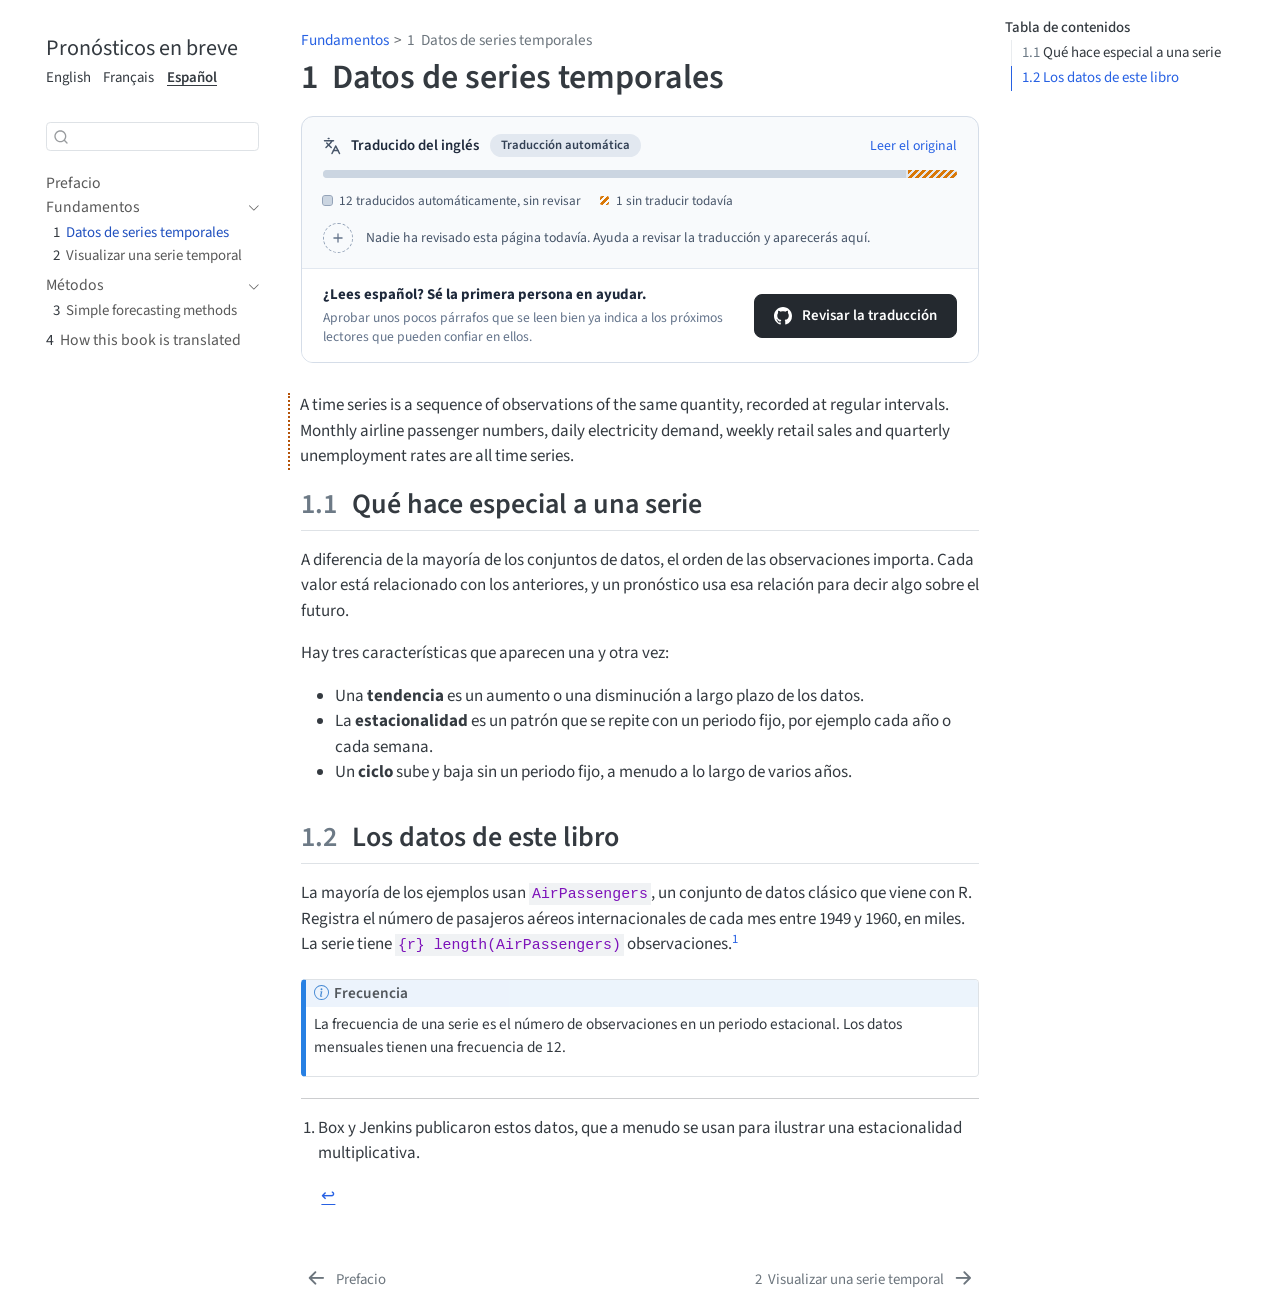
<file: es/chapters/time-series.html>
<!DOCTYPE html>
<html xmlns="http://www.w3.org/1999/xhtml" lang="es" xml:lang="es"><head>

<meta charset="utf-8">
<meta name="generator" content="quarto-1.10.18">

<meta name="viewport" content="width=device-width, initial-scale=1.0, user-scalable=yes">


<title>1&nbsp; Datos de series temporales – Pronósticos en breve</title>
<style>
/* Default styles provided by pandoc.
** See https://pandoc.org/MANUAL.html#variables-for-html for config info.
*/
span.smallcaps{font-variant: small-caps;}
div.columns{display: flex; gap: 1.5em;}
div.column{flex: auto;}
@media screen {
div.columns{gap: min(4vw, 1.5em);}
div.column{overflow-x: auto;}
}
div.hanging-indent{margin-left: 1.5em; text-indent: -1.5em;}
ul.task-list{list-style: none;}
ul.task-list li input[type="checkbox"] {
  width: 0.8em;
  margin: 0 0.8em 0.2em -1em; /* quarto-specific, see https://github.com/quarto-dev/quarto-cli/issues/4556 */ 
  vertical-align: middle;
}
</style>


<script src="../site_libs/quarto-nav/quarto-nav.js"></script>
<script src="../site_libs/quarto-nav/headroom.min.js"></script>
<script src="../site_libs/clipboard/clipboard.min.js"></script>
<script src="../site_libs/quarto-search/autocomplete.umd.js"></script>
<script src="../site_libs/quarto-search/fuse.min.js"></script>
<script src="../site_libs/quarto-search/quarto-search.js"></script>
<meta name="quarto:offset" content="../">
<link href="../chapters/visualising.html" rel="next">
<link href="../index.html" rel="prev">
<script src="../site_libs/quarto-html/quarto.js" type="module"></script>
<script src="../site_libs/quarto-html/tabsets/tabsets.js" type="module"></script>
<script src="../site_libs/quarto-html/popper.min.js"></script>
<script src="../site_libs/quarto-html/tippy.umd.min.js"></script>
<script src="../site_libs/quarto-html/anchor.min.js"></script>
<link href="../site_libs/quarto-html/tippy.css" rel="stylesheet">
<link href="../site_libs/quarto-html/quarto-syntax-highlighting-64a204ab8560d761af7679ceaba22944.css" rel="stylesheet" id="quarto-text-highlighting-styles">
<script src="../site_libs/bootstrap/bootstrap.min.js"></script>
<link href="../site_libs/bootstrap/bootstrap-icons.css" rel="stylesheet">
<link href="../site_libs/bootstrap/bootstrap-860392d51475b9d9ef8a05c167138a3a.min.css" rel="stylesheet" append-hash="true" id="quarto-bootstrap" data-mode="light">
<script src="../site_libs/quarto-contrib/quarto-i18n-0.1.0/review.js"></script>
<link href="../site_libs/quarto-contrib/quarto-i18n-0.1.0/review.css" rel="stylesheet">
<script id="quarto-search-options" type="application/json">{
  "location": "sidebar",
  "copy-button": false,
  "collapse-after": 3,
  "panel-placement": "start",
  "type": "textbox",
  "limit": 50,
  "keyboard-shortcut": [
    "f",
    "/",
    "s"
  ],
  "show-item-context": false,
  "language": {
    "search-no-results-text": "No se han encontrado resultados",
    "search-matching-documents-text": "documentos encontrados",
    "search-copy-link-title": "Copiar el enlace en la búsqueda",
    "search-hide-matches-text": "Ocultar resultados adicionales",
    "search-more-match-text": "resultado adicional en este documento",
    "search-more-matches-text": "resultados adicionales en este documento",
    "search-clear-button-title": "Borrar",
    "search-text-placeholder": "",
    "search-detached-cancel-button-title": "Cancelar",
    "search-submit-button-title": "Enviar",
    "search-label": "Buscar"
  }
}</script>


<!-- quarto-i18n:start -->
<link rel="alternate" hreflang="en" href="../../chapters/time-series.html">
<link rel="alternate" hreflang="fr" href="../../fr/chapters/time-series.html">
<link rel="alternate" hreflang="es" href="time-series.html">
<link rel="alternate" hreflang="x-default" href="../../chapters/time-series.html">
<meta name="i18n-review-data" content="time-series.tr.json">
<!-- quarto-i18n:end -->
<!-- quarto-i18n:start -->
<style id="tr-switcher-style">.tr-switcher{display:flex;flex-wrap:wrap;gap:.25rem .75rem;font-size:.875rem;margin:.25rem 0 .5rem}.tr-switcher-link{text-decoration:none}.tr-switcher-link[aria-current]{font-weight:600;text-decoration:underline;text-underline-offset:3px}</style>
<!-- quarto-i18n:end -->
</head>

<body class="nav-sidebar floating quarto-light">

<div id="quarto-search-results"></div>
  <header id="quarto-header" class="headroom fixed-top">
  <nav class="quarto-secondary-nav">
    <div class="container-fluid d-flex">
      <button type="button" class="quarto-btn-toggle btn" data-bs-toggle="collapse" role="button" data-bs-target=".quarto-sidebar-collapse-item" aria-controls="quarto-sidebar" aria-expanded="false" aria-label="Alternar barra lateral" onclick="if (window.quartoToggleHeadroom) { window.quartoToggleHeadroom(); }">
        <i class="bi bi-layout-text-sidebar-reverse"></i>
      </button>
        <nav class="quarto-page-breadcrumbs" aria-label="breadcrumb"><ol class="breadcrumb"><li class="breadcrumb-item"><a href="../chapters/time-series.html">Fundamentos</a></li><li class="breadcrumb-item"><a href="../chapters/time-series.html"><span class="chapter-number">1</span>&nbsp; <span class="chapter-title">Datos de series temporales</span></a></li></ol></nav>
        <a class="flex-grow-1" role="navigation" data-bs-toggle="collapse" data-bs-target=".quarto-sidebar-collapse-item" aria-controls="quarto-sidebar" aria-expanded="false" aria-label="Alternar barra lateral" onclick="if (window.quartoToggleHeadroom) { window.quartoToggleHeadroom(); }">      
        </a>
      <button type="button" class="btn quarto-search-button" aria-label="Buscar" onclick="window.quartoOpenSearch();">
        <i class="bi bi-search"></i>
      </button>
    </div>
  </nav>
</header>
<!-- content -->
<div id="quarto-content" class="quarto-container page-columns page-rows-contents page-layout-article">
<!-- sidebar -->
  <nav id="quarto-sidebar" class="sidebar collapse collapse-horizontal quarto-sidebar-collapse-item sidebar-navigation floating overflow-auto">
    <div class="pt-lg-2 mt-2 text-left sidebar-header">
    <div class="sidebar-title mb-0 py-0">
      <a href="../">Pronósticos en breve</a> 
    </div>
<!-- quarto-i18n:start -->
<nav class="tr-switcher" aria-label="Idiomas"><a class="tr-switcher-link" href="../../chapters/time-series.html" lang="en" hreflang="en">English</a><a class="tr-switcher-link" href="../../fr/chapters/time-series.html" lang="fr" hreflang="fr">Français</a><a class="tr-switcher-link" href="time-series.html" lang="es" hreflang="es" aria-current="page">Español</a></nav>
<!-- quarto-i18n:end -->

      </div>
        <div class="mt-2 flex-shrink-0 align-items-center">
        <div class="sidebar-search">
        <div id="quarto-search" class="" title="Buscar"></div>
        </div>
        </div>
    <div class="sidebar-menu-container"> 
    <ul class="list-unstyled mt-1">
        <li class="sidebar-item">
  <div class="sidebar-item-container"> 
  <a href="../index.html" class="sidebar-item-text sidebar-link">
 <span class="menu-text">Prefacio</span></a>
  </div>
</li>
        <li class="sidebar-item sidebar-item-section">
      <div class="sidebar-item-container"> 
            <a class="sidebar-item-text sidebar-link text-start" data-bs-toggle="collapse" data-bs-target="#quarto-sidebar-section-1" role="navigation" aria-expanded="true">
 <span class="menu-text">Fundamentos</span></a>
          <a class="sidebar-item-toggle text-start" data-bs-toggle="collapse" data-bs-target="#quarto-sidebar-section-1" role="navigation" aria-expanded="true" aria-label="Alternar sección">
            <i class="bi bi-chevron-right ms-2"></i>
          </a> 
      </div>
      <ul id="quarto-sidebar-section-1" class="collapse list-unstyled sidebar-section depth1 show">  
          <li class="sidebar-item">
  <div class="sidebar-item-container"> 
  <a href="../chapters/time-series.html" class="sidebar-item-text sidebar-link active">
 <span class="menu-text"><span class="chapter-number">1</span>&nbsp; <span class="chapter-title">Datos de series temporales</span></span></a>
  </div>
</li>
          <li class="sidebar-item">
  <div class="sidebar-item-container"> 
  <a href="../chapters/visualising.html" class="sidebar-item-text sidebar-link">
 <span class="menu-text"><span class="chapter-number">2</span>&nbsp; <span class="chapter-title">Visualizar una serie temporal</span></span></a>
  </div>
</li>
      </ul>
  </li>
        <li class="sidebar-item sidebar-item-section">
      <div class="sidebar-item-container"> 
            <a class="sidebar-item-text sidebar-link text-start" data-bs-toggle="collapse" data-bs-target="#quarto-sidebar-section-2" role="navigation" aria-expanded="true">
 <span class="menu-text">Métodos</span></a>
          <a class="sidebar-item-toggle text-start" data-bs-toggle="collapse" data-bs-target="#quarto-sidebar-section-2" role="navigation" aria-expanded="true" aria-label="Alternar sección">
            <i class="bi bi-chevron-right ms-2"></i>
          </a> 
      </div>
      <ul id="quarto-sidebar-section-2" class="collapse list-unstyled sidebar-section depth1 show">  
          <li class="sidebar-item">
  <div class="sidebar-item-container"> 
  <a href="../chapters/benchmarks.html" class="sidebar-item-text sidebar-link">
 <span class="menu-text"><span class="chapter-number">3</span>&nbsp; <span class="chapter-title">Simple forecasting methods</span></span></a>
  </div>
</li>
      </ul>
  </li>
        <li class="sidebar-item">
  <div class="sidebar-item-container"> 
  <a href="../chapters/how-it-works.html" class="sidebar-item-text sidebar-link">
 <span class="menu-text"><span class="chapter-number">4</span>&nbsp; <span class="chapter-title">How this book is translated</span></span></a>
  </div>
</li>
    </ul>
    </div>
</nav>
<div id="quarto-sidebar-glass" class="quarto-sidebar-collapse-item" data-bs-toggle="collapse" data-bs-target=".quarto-sidebar-collapse-item"></div>
<!-- margin-sidebar -->
    <div id="quarto-margin-sidebar" class="sidebar margin-sidebar">
        <nav id="TOC" role="doc-toc" class="toc-active">
    <h2 id="toc-title">Tabla de contenidos</h2>
   
  <ul>
  <li><a href="#sec-special" id="toc-sec-special" class="nav-link active" data-scroll-target="#sec-special"><span class="header-section-number">1.1</span> <span class="tr-block tr-heading" data-tr-id="u130d37" data-tr-status="machine" data-tr-reviews="0">Qué hace especial a una serie</span></a></li>
  <li><a href="#sec-data" id="toc-sec-data" class="nav-link" data-scroll-target="#sec-data"><span class="header-section-number">1.2</span> <span class="tr-block tr-heading" data-tr-id="u9fed2b" data-tr-status="machine" data-tr-reviews="0">Los datos de este libro</span></a></li>
  </ul>
</nav>
    </div>
<!-- main -->
<main class="content" id="quarto-document-content">

<header id="title-block-header" class="quarto-title-block default"><nav class="quarto-page-breadcrumbs quarto-title-breadcrumbs d-none d-lg-block" aria-label="breadcrumb"><ol class="breadcrumb"><li class="breadcrumb-item"><a href="../chapters/time-series.html">Fundamentos</a></li><li class="breadcrumb-item"><a href="../chapters/time-series.html"><span class="chapter-number">1</span>&nbsp; <span class="chapter-title">Datos de series temporales</span></a></li></ol></nav>
<div class="quarto-title">
<h1 class="title"><span id="sec-time-series" class="quarto-section-identifier"><span class="chapter-number">1</span>&nbsp; <span class="chapter-title">Datos de series temporales</span></span></h1>
</div>



<div class="quarto-title-meta">

    
  
    
  </div>
  


</header>


<aside class="tr-banner" data-state="machine" aria-label="Sobre esta traducción"><div class="tr-banner-main"><div class="tr-banner-head"><svg class="tr-banner-icon" width="18" height="18" viewBox="0 0 24 24" fill="none" stroke="currentColor" stroke-width="2" stroke-linecap="round" stroke-linejoin="round" aria-hidden="true"><path d="m5 8 6 6"/><path d="m4 14 6-6 2-3"/><path d="M2 5h12"/><path d="M7 2h1"/><path d="m22 22-5-10-5 10"/><path d="M14 18h6"/></svg><span class="tr-banner-title">Traducido del inglés</span><span class="tr-banner-state" data-state="machine">Traducción automática</span><a class="tr-original" href="../../chapters/time-series.html" hreflang="en">Leer el original</a></div><div class="tr-banner-bar" role="img" aria-label="12 traducidos automáticamente, sin revisar; 1 sin traducir todavía"><span data-kind="machine" style="flex-grow:12"></span><span data-kind="fallback" style="flex-grow:1"></span></div><ul class="tr-banner-legend" aria-hidden="true"><li><span class="tr-banner-key" data-kind="machine"></span>12 traducidos automáticamente, sin revisar</li><li><span class="tr-banner-key" data-kind="fallback"></span>1 sin traducir todavía</li></ul><div class="tr-banner-people"><span class="tr-banner-empty" aria-hidden="true"><svg width="14" height="14" viewBox="0 0 24 24" fill="none" stroke="currentColor" stroke-width="2.2" stroke-linecap="round" aria-hidden="true"><path d="M12 5v14"/><path d="M5 12h14"/></svg></span><p>Nadie ha revisado esta página todavía. Ayuda a revisar la traducción y aparecerás aquí.</p></div></div><div class="tr-banner-cta"><div class="tr-banner-cta-text"><strong>¿Lees español? Sé la primera persona en ayudar.</strong><span>Aprobar unos pocos párrafos que se leen bien ya indica a los próximos lectores que pueden confiar en ellos.</span></div><a class="tr-review-toggle tr-banner-button" href="?review=1"><svg width="18" height="18" viewBox="0 0 16 16" fill="currentColor" aria-hidden="true"><path d="M8 0C3.58 0 0 3.58 0 8c0 3.54 2.29 6.53 5.47 7.59.4.07.55-.17.55-.38 0-.19-.01-.82-.01-1.49-2.01.37-2.53-.49-2.69-.94-.09-.23-.48-.94-.82-1.13-.28-.15-.68-.52-.01-.53.63-.01 1.08.58 1.23.82.72 1.21 1.87.87 2.33.66.07-.52.28-.87.51-1.07-1.78-.2-3.64-.89-3.64-3.95 0-.87.31-1.59.82-2.15-.08-.2-.36-1.02.08-2.12 0 0 .67-.21 2.2.82.64-.18 1.32-.27 2-.27.68 0 1.36.09 2 .27 1.53-1.04 2.2-.82 2.2-.82.44 1.1.16 1.92.08 2.12.51.56.82 1.27.82 2.15 0 3.07-1.87 3.75-3.65 3.95.29.25.54.73.54 1.48 0 1.07-.01 1.93-.01 2.2 0 .21.15.46.55.38A8.013 8.013 0 0016 8c0-4.42-3.58-8-8-8z"/></svg><span class="tr-toggle-text">Revisar la traducción</span></a></div></aside>
<div class="tr-block" data-tr-id="ub8fb58" data-tr-status="stale" data-tr-reviews="0" lang="en">
<p>A time series is a sequence of observations of the same quantity, recorded at regular intervals. Monthly airline passenger numbers, daily electricity demand, weekly retail sales and quarterly unemployment rates are all time series.</p>
</div>
<section id="sec-special" class="level2" data-number="1.1">
<h2 data-number="1.1" class="anchored" data-anchor-id="sec-special"><span class="header-section-number">1.1</span> <span class="tr-block tr-heading" data-tr-id="u130d37" data-tr-status="machine" data-tr-reviews="0">Qué hace especial a una serie</span></h2>
<div class="tr-block" data-tr-id="u313fc4" data-tr-status="machine" data-tr-reviews="0">
<p>A diferencia de la mayoría de los conjuntos de datos, el orden de las observaciones importa. Cada valor está relacionado con los anteriores, y un pronóstico usa esa relación para decir algo sobre el futuro.</p>
</div>
<div class="tr-block" data-tr-id="u6f1f16" data-tr-status="machine" data-tr-reviews="0">
<p>Hay tres características que aparecen una y otra vez:</p>
</div>
<ul>
<li><div class="tr-block" data-tr-id="uf35cde" data-tr-status="machine" data-tr-reviews="0">
Una <strong>tendencia</strong> es un aumento o una disminución a largo plazo de los datos.
</div></li>
<li><div class="tr-block" data-tr-id="u5c2901" data-tr-status="machine" data-tr-reviews="0">
La <strong>estacionalidad</strong> es un patrón que se repite con un periodo fijo, por ejemplo cada año o cada semana.
</div></li>
<li><div class="tr-block" data-tr-id="u6b625e" data-tr-status="machine" data-tr-reviews="0">
Un <strong>ciclo</strong> sube y baja sin un periodo fijo, a menudo a lo largo de varios años.
</div></li>
</ul>
</section>
<section id="sec-data" class="level2" data-number="1.2">
<h2 data-number="1.2" class="anchored" data-anchor-id="sec-data"><span class="header-section-number">1.2</span> <span class="tr-block tr-heading" data-tr-id="u9fed2b" data-tr-status="machine" data-tr-reviews="0">Los datos de este libro</span></h2>
<div class="tr-block" data-tr-id="u675737" data-tr-status="machine" data-tr-reviews="0">
<p>La mayoría de los ejemplos usan <code>AirPassengers</code>, un conjunto de datos clásico que viene con R. Registra el número de pasajeros aéreos internacionales de cada mes entre 1949 y 1960, en miles. La serie tiene <code>{r} length(AirPassengers)</code> observaciones.<a href="#fn1" class="footnote-ref" id="fnref1" role="doc-noteref"><sup>1</sup></a></p>
</div>
<div class="callout callout-style-default callout-note callout-titled">
<div class="callout-header d-flex align-content-center">
<div class="callout-icon-container">
<i class="callout-icon"></i>
</div>
<div class="callout-title-container flex-fill">
<span class="screen-reader-only">Nota</span>Frecuencia
</div>
</div>
<div class="callout-body-container callout-body">
<div class="tr-block" data-tr-id="u8aacfc" data-tr-status="machine" data-tr-reviews="0">
<p>La frecuencia de una serie es el número de observaciones en un periodo estacional. Los datos mensuales tienen una frecuencia de 12.</p>
</div>
</div>
</div>


</section>
<section id="footnotes" class="footnotes footnotes-end-of-document" role="doc-endnotes">
<hr>
<ol>
<li id="fn1"><div class="tr-block" data-tr-id="u3470ff" data-tr-status="machine" data-tr-reviews="0">
<p>Box y Jenkins publicaron estos datos, que a menudo se usan para ilustrar una estacionalidad multiplicativa.</p>
</div>
<a href="#fnref1" class="footnote-back" role="doc-backlink">↩︎</a></li>
</ol>
</section>

</main> <!-- /main -->
<script id="quarto-html-after-body" type="application/javascript">
  window.document.addEventListener("DOMContentLoaded", function (event) {
    const icon = "";
    const anchorJS = new window.AnchorJS();
    anchorJS.options = {
      placement: 'right',
      icon: icon
    };
    anchorJS.add('.anchored');
    const isCodeAnnotation = (el) => {
      for (const clz of el.classList) {
        if (clz.startsWith('code-annotation-')) {                     
          return true;
        }
      }
      return false;
    }
    const onCopySuccess = function(e) {
      // button target
      const button = e.trigger;
      // don't keep focus
      button.blur();
      // flash "checked"
      button.classList.add('code-copy-button-checked');
      var currentTitle = button.getAttribute("title");
      button.setAttribute("title", "Copiado");
      let tooltip;
      if (window.bootstrap) {
        button.setAttribute("data-bs-toggle", "tooltip");
        button.setAttribute("data-bs-placement", "left");
        button.setAttribute("data-bs-title", "Copiado");
        tooltip = new bootstrap.Tooltip(button, 
          { trigger: "manual", 
            customClass: "code-copy-button-tooltip",
            offset: [0, -8]});
        tooltip.show();    
      }
      setTimeout(function() {
        if (tooltip) {
          tooltip.hide();
          button.removeAttribute("data-bs-title");
          button.removeAttribute("data-bs-toggle");
          button.removeAttribute("data-bs-placement");
        }
        button.setAttribute("title", currentTitle);
        button.classList.remove('code-copy-button-checked');
      }, 1000);
      // clear code selection
      e.clearSelection();
    }
    const getTextToCopy = function(trigger) {
      const outerScaffold = trigger.parentElement.cloneNode(true);
      const codeEl = outerScaffold.querySelector('code');
      for (const childEl of codeEl.children) {
        if (isCodeAnnotation(childEl)) {
          childEl.remove();
        }
      }
      return codeEl.innerText;
    }
    const clipboard = new window.ClipboardJS('.code-copy-button:not([data-in-quarto-modal])', {
      text: getTextToCopy
    });
    clipboard.on('success', onCopySuccess);
    if (window.document.getElementById('quarto-embedded-source-code-modal')) {
      const clipboardModal = new window.ClipboardJS('.code-copy-button[data-in-quarto-modal]', {
        text: getTextToCopy,
        container: window.document.getElementById('quarto-embedded-source-code-modal')
      });
      clipboardModal.on('success', onCopySuccess);
    }
      var localhostRegex = new RegExp(/^(?:http|https):\/\/localhost\:?[0-9]*\//);
      var mailtoRegex = new RegExp(/^mailto:/);
        var filterRegex = new RegExp('/' + window.location.host + '/');
      var isInternal = (href) => {
          return filterRegex.test(href) || localhostRegex.test(href) || mailtoRegex.test(href);
      }
      // Inspect non-navigation links and adorn them if external
     var links = window.document.querySelectorAll('a[href]:not(.nav-link):not(.navbar-brand):not(.toc-action):not(.sidebar-link):not(.sidebar-item-toggle):not(.pagination-link):not(.no-external):not([aria-hidden]):not(.dropdown-item):not(.quarto-navigation-tool):not(.about-link)');
      for (var i=0; i<links.length; i++) {
        const link = links[i];
        if (!isInternal(link.href)) {
          // undo the damage that might have been done by quarto-nav.js in the case of
          // links that we want to consider external
          if (link.dataset.originalHref !== undefined) {
            link.href = link.dataset.originalHref;
          }
        }
      }
    function tippyHover(el, contentFn, onTriggerFn, onUntriggerFn) {
      const config = {
        allowHTML: true,
        maxWidth: 500,
        delay: 100,
        arrow: false,
        appendTo: function(el) {
            return el.parentElement;
        },
        interactive: true,
        interactiveBorder: 10,
        theme: 'quarto',
        placement: 'bottom-start',
      };
      if (contentFn) {
        config.content = contentFn;
      }
      if (onTriggerFn) {
        config.onTrigger = onTriggerFn;
      }
      if (onUntriggerFn) {
        config.onUntrigger = onUntriggerFn;
      }
      window.tippy(el, config); 
    }
    const noterefs = window.document.querySelectorAll('a[role="doc-noteref"]');
    for (var i=0; i<noterefs.length; i++) {
      const ref = noterefs[i];
      tippyHover(ref, function() {
        // use id or data attribute instead here
        let href = ref.getAttribute('data-footnote-href') || ref.getAttribute('href');
        try { href = new URL(href).hash; } catch {}
        const id = href.replace(/^#\/?/, "");
        const note = window.document.getElementById(id);
        if (note) {
          return note.innerHTML;
        } else {
          return "";
        }
      });
    }
    const xrefs = window.document.querySelectorAll('a.quarto-xref');
    const processXRef = (id, note) => {
      // Strip column container classes
      const stripColumnClz = (el) => {
        el.classList.remove("page-full", "page-columns");
        if (el.children) {
          for (const child of el.children) {
            stripColumnClz(child);
          }
        }
      }
      stripColumnClz(note)
      if (id === null || id.startsWith('sec-')) {
        // Special case sections, only their first couple elements
        const container = document.createElement("div");
        if (note.children && note.children.length > 2) {
          container.appendChild(note.children[0].cloneNode(true));
          for (let i = 1; i < note.children.length; i++) {
            const child = note.children[i];
            if (child.tagName === "P" && child.innerText === "") {
              continue;
            } else {
              container.appendChild(child.cloneNode(true));
              break;
            }
          }
          if (window.Quarto?.typesetMath) {
            window.Quarto.typesetMath(container);
          }
          return container.innerHTML
        } else {
          if (window.Quarto?.typesetMath) {
            window.Quarto.typesetMath(note);
          }
          return note.innerHTML;
        }
      } else {
        // Remove any anchor links if they are present
        const anchorLink = note.querySelector('a.anchorjs-link');
        if (anchorLink) {
          anchorLink.remove();
        }
        if (window.Quarto?.typesetMath) {
          window.Quarto.typesetMath(note);
        }
        if (note.classList.contains("callout")) {
          return note.outerHTML;
        } else {
          return note.innerHTML;
        }
      }
    }
    for (var i=0; i<xrefs.length; i++) {
      const xref = xrefs[i];
      tippyHover(xref, undefined, function(instance) {
        instance.disable();
        let url = xref.getAttribute('href');
        let hash = undefined; 
        if (url.startsWith('#')) {
          hash = url;
        } else {
          try { hash = new URL(url).hash; } catch {}
        }
        if (hash) {
          const id = hash.replace(/^#\/?/, "");
          const note = window.document.getElementById(id);
          if (note !== null) {
            try {
              const html = processXRef(id, note.cloneNode(true));
              instance.setContent(html);
            } finally {
              instance.enable();
              instance.show();
            }
          } else {
            // See if we can fetch this
            fetch(url.split('#')[0])
            .then(res => res.text())
            .then(html => {
              const parser = new DOMParser();
              const htmlDoc = parser.parseFromString(html, "text/html");
              const note = htmlDoc.getElementById(id);
              if (note !== null) {
                const html = processXRef(id, note);
                instance.setContent(html);
              } 
            }).finally(() => {
              instance.enable();
              instance.show();
            });
          }
        } else {
          // See if we can fetch a full url (with no hash to target)
          // This is a special case and we should probably do some content thinning / targeting
          fetch(url)
          .then(res => res.text())
          .then(html => {
            const parser = new DOMParser();
            const htmlDoc = parser.parseFromString(html, "text/html");
            const note = htmlDoc.querySelector('main.content');
            if (note !== null) {
              // This should only happen for chapter cross references
              // (since there is no id in the URL)
              // remove the first header
              if (note.children.length > 0 && note.children[0].tagName === "HEADER") {
                note.children[0].remove();
              }
              const html = processXRef(null, note);
              instance.setContent(html);
            } 
          }).finally(() => {
            instance.enable();
            instance.show();
          });
        }
      }, function(instance) {
      });
    }
        let selectedAnnoteEl;
        const selectorForAnnotation = ( cell, annotation) => {
          let cellAttr = 'data-code-cell="' + cell + '"';
          let lineAttr = 'data-code-annotation="' +  annotation + '"';
          const selector = 'span[' + cellAttr + '][' + lineAttr + ']';
          return selector;
        }
        const selectCodeLines = (annoteEl) => {
          const doc = window.document;
          const targetCell = annoteEl.getAttribute("data-target-cell");
          const targetAnnotation = annoteEl.getAttribute("data-target-annotation");
          const annoteSpan = window.document.querySelector(selectorForAnnotation(targetCell, targetAnnotation));
          const lines = annoteSpan.getAttribute("data-code-lines").split(",");
          const lineIds = lines.map((line) => {
            return targetCell + "-" + line;
          })
          let top = null;
          let height = null;
          let parent = null;
          if (lineIds.length > 0) {
              //compute the position of the single el (top and bottom and make a div)
              const el = window.document.getElementById(lineIds[0]);
              top = el.offsetTop;
              height = el.offsetHeight;
              parent = el.parentElement.parentElement;
            if (lineIds.length > 1) {
              const lastEl = window.document.getElementById(lineIds[lineIds.length - 1]);
              const bottom = lastEl.offsetTop + lastEl.offsetHeight;
              height = bottom - top;
            }
            if (top !== null && height !== null && parent !== null) {
              // cook up a div (if necessary) and position it 
              let div = window.document.getElementById("code-annotation-line-highlight");
              if (div === null) {
                div = window.document.createElement("div");
                div.setAttribute("id", "code-annotation-line-highlight");
                div.style.position = 'absolute';
                parent.appendChild(div);
              }
              div.style.top = top - 2 + "px";
              div.style.height = height + 4 + "px";
              div.style.left = 0;
              let gutterDiv = window.document.getElementById("code-annotation-line-highlight-gutter");
              if (gutterDiv === null) {
                gutterDiv = window.document.createElement("div");
                gutterDiv.setAttribute("id", "code-annotation-line-highlight-gutter");
                gutterDiv.style.position = 'absolute';
                const codeCell = window.document.getElementById(targetCell);
                const gutter = codeCell.querySelector('.code-annotation-gutter');
                gutter.appendChild(gutterDiv);
              }
              gutterDiv.style.top = top - 2 + "px";
              gutterDiv.style.height = height + 4 + "px";
            }
            selectedAnnoteEl = annoteEl;
          }
        };
        const unselectCodeLines = () => {
          const elementsIds = ["code-annotation-line-highlight", "code-annotation-line-highlight-gutter"];
          elementsIds.forEach((elId) => {
            const div = window.document.getElementById(elId);
            if (div) {
              div.remove();
            }
          });
          selectedAnnoteEl = undefined;
        };
          // Handle positioning of the toggle
      window.addEventListener(
        "resize",
        throttle(() => {
          elRect = undefined;
          if (selectedAnnoteEl) {
            selectCodeLines(selectedAnnoteEl);
          }
        }, 10)
      );
      function throttle(fn, ms) {
      let throttle = false;
      let timer;
        return (...args) => {
          if(!throttle) { // first call gets through
              fn.apply(this, args);
              throttle = true;
          } else { // all the others get throttled
              if(timer) clearTimeout(timer); // cancel #2
              timer = setTimeout(() => {
                fn.apply(this, args);
                timer = throttle = false;
              }, ms);
          }
        };
      }
        // Attach click handler to the DT
        const annoteDls = window.document.querySelectorAll('dt[data-target-cell]');
        for (const annoteDlNode of annoteDls) {
          annoteDlNode.addEventListener('click', (event) => {
            const clickedEl = event.target;
            if (clickedEl !== selectedAnnoteEl) {
              unselectCodeLines();
              const activeEl = window.document.querySelector('dt[data-target-cell].code-annotation-active');
              if (activeEl) {
                activeEl.classList.remove('code-annotation-active');
              }
              selectCodeLines(clickedEl);
              clickedEl.classList.add('code-annotation-active');
            } else {
              // Unselect the line
              unselectCodeLines();
              clickedEl.classList.remove('code-annotation-active');
            }
          });
        }
    const findCites = (el) => {
      const parentEl = el.parentElement;
      if (parentEl) {
        const cites = parentEl.dataset.cites;
        if (cites) {
          return {
            el,
            cites: cites.split(' ')
          };
        } else {
          return findCites(el.parentElement)
        }
      } else {
        return undefined;
      }
    };
    var bibliorefs = window.document.querySelectorAll('a[role="doc-biblioref"]');
    for (var i=0; i<bibliorefs.length; i++) {
      const ref = bibliorefs[i];
      const citeInfo = findCites(ref);
      if (citeInfo) {
        tippyHover(citeInfo.el, function() {
          var popup = window.document.createElement('div');
          citeInfo.cites.forEach(function(cite) {
            var citeDiv = window.document.createElement('div');
            citeDiv.classList.add('hanging-indent');
            citeDiv.classList.add('csl-entry');
            var biblioDiv = window.document.getElementById('ref-' + cite);
            if (biblioDiv) {
              citeDiv.innerHTML = biblioDiv.innerHTML;
            }
            popup.appendChild(citeDiv);
          });
          return popup.innerHTML;
        });
      }
    }
  });
  </script>
<nav class="page-navigation">
  <div class="nav-page nav-page-previous">
      <a href="../index.html" class="pagination-link" aria-label="Prefacio">
        <i class="bi bi-arrow-left-short"></i> <span class="nav-page-text">Prefacio</span>
      </a>          
  </div>
  <div class="nav-page nav-page-next">
      <a href="../chapters/visualising.html" class="pagination-link" aria-label="Visualizar una serie temporal">
        <span class="nav-page-text"><span class="chapter-number">2</span>&nbsp; <span class="chapter-title">Visualizar una serie temporal</span></span> <i class="bi bi-arrow-right-short"></i>
      </a>
  </div>
</nav>
</div> <!-- /content -->




</body></html>
</file>
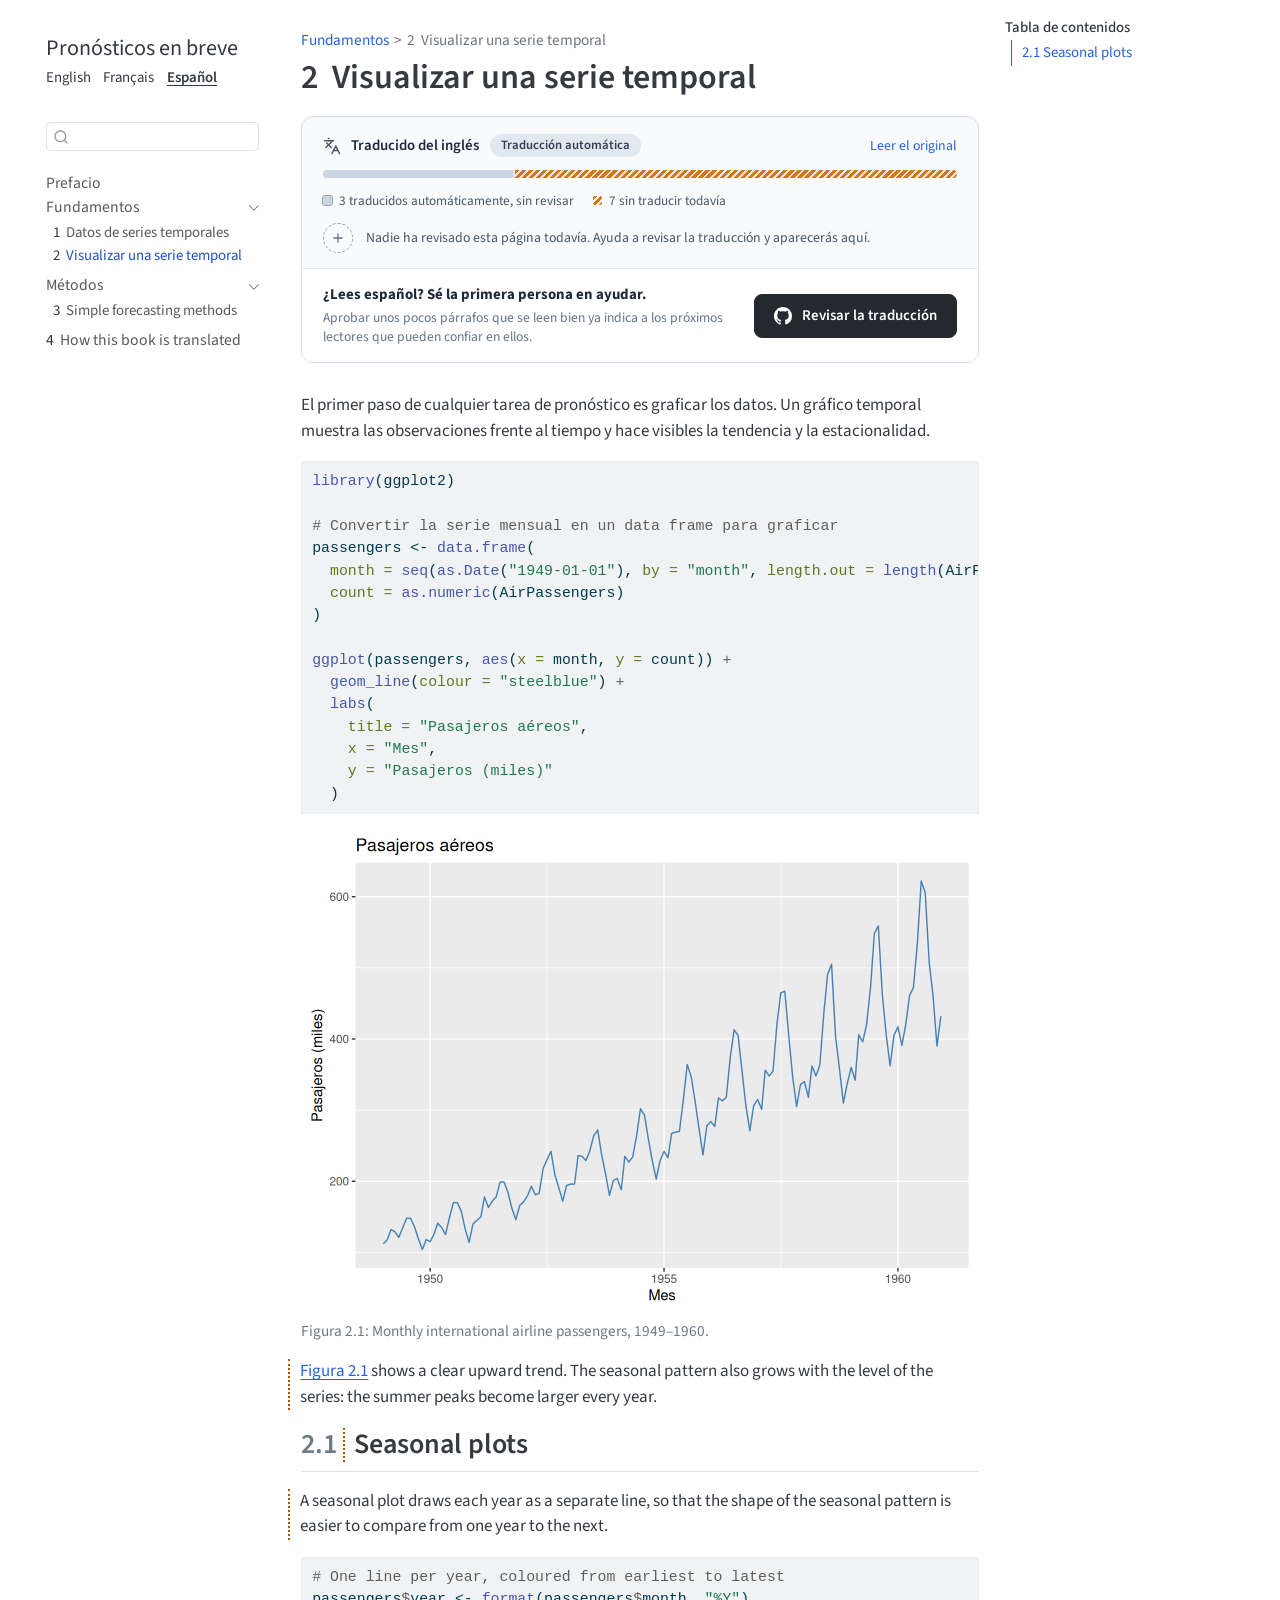
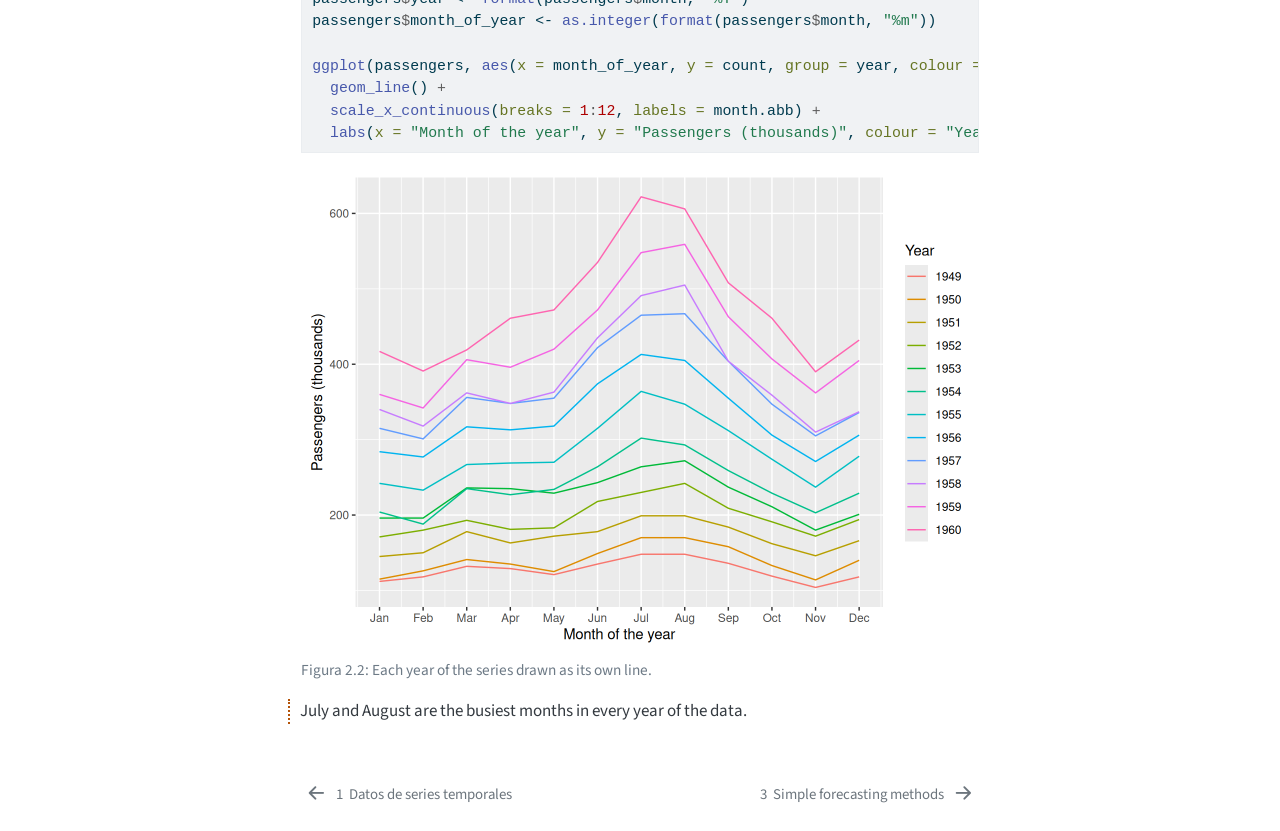
<file: es/chapters/visualising.html>
<!DOCTYPE html>
<html xmlns="http://www.w3.org/1999/xhtml" lang="es" xml:lang="es"><head>

<meta charset="utf-8">
<meta name="generator" content="quarto-1.10.18">

<meta name="viewport" content="width=device-width, initial-scale=1.0, user-scalable=yes">


<title>2&nbsp; Visualizar una serie temporal – Pronósticos en breve</title>
<style>
/* Default styles provided by pandoc.
** See https://pandoc.org/MANUAL.html#variables-for-html for config info.
*/
span.smallcaps{font-variant: small-caps;}
div.columns{display: flex; gap: 1.5em;}
div.column{flex: auto;}
@media screen {
div.columns{gap: min(4vw, 1.5em);}
div.column{overflow-x: auto;}
}
div.hanging-indent{margin-left: 1.5em; text-indent: -1.5em;}
ul.task-list{list-style: none;}
ul.task-list li input[type="checkbox"] {
  width: 0.8em;
  margin: 0 0.8em 0.2em -1em; /* quarto-specific, see https://github.com/quarto-dev/quarto-cli/issues/4556 */ 
  vertical-align: middle;
}
/* CSS for syntax highlighting */
html { -webkit-text-size-adjust: 100%; }
pre > code.sourceCode { white-space: pre; position: relative; }
pre > code.sourceCode > span { display: inline-block; line-height: 1.25; }
pre > code.sourceCode > span:empty { height: 1.2em; }
.sourceCode { overflow: visible; }
code.sourceCode > span { color: inherit; text-decoration: inherit; }
div.sourceCode { margin: 1em 0; }
pre.sourceCode { margin: 0; }
@media screen {
div.sourceCode { overflow: auto; }
}
@media print {
pre > code.sourceCode { white-space: pre-wrap; }
pre > code.sourceCode > span { text-indent: -5em; padding-left: 5em; }
}
pre.numberSource code
  { counter-reset: source-line 0; }
pre.numberSource code > span
  { position: relative; left: -4em; counter-increment: source-line; }
pre.numberSource code > span > a:first-child::before
  { content: counter(source-line);
    position: relative; left: -1em; text-align: right; vertical-align: baseline;
    border: none; display: inline-block;
    -webkit-touch-callout: none; -webkit-user-select: none;
    -khtml-user-select: none; -moz-user-select: none;
    -ms-user-select: none; user-select: none;
    padding: 0 4px; width: 4em;
  }
pre.numberSource { margin-left: 3em;  padding-left: 4px; }
div.sourceCode
  {   }
@media screen {
pre > code.sourceCode > span > a:first-child::before { text-decoration: underline; }
}
</style>


<script src="../site_libs/quarto-nav/quarto-nav.js"></script>
<script src="../site_libs/quarto-nav/headroom.min.js"></script>
<script src="../site_libs/clipboard/clipboard.min.js"></script>
<script src="../site_libs/quarto-search/autocomplete.umd.js"></script>
<script src="../site_libs/quarto-search/fuse.min.js"></script>
<script src="../site_libs/quarto-search/quarto-search.js"></script>
<meta name="quarto:offset" content="../">
<link href="../chapters/benchmarks.html" rel="next">
<link href="../chapters/time-series.html" rel="prev">
<script src="../site_libs/quarto-html/quarto.js" type="module"></script>
<script src="../site_libs/quarto-html/tabsets/tabsets.js" type="module"></script>
<script src="../site_libs/quarto-html/popper.min.js"></script>
<script src="../site_libs/quarto-html/tippy.umd.min.js"></script>
<script src="../site_libs/quarto-html/anchor.min.js"></script>
<link href="../site_libs/quarto-html/tippy.css" rel="stylesheet">
<link href="../site_libs/quarto-html/quarto-syntax-highlighting-64a204ab8560d761af7679ceaba22944.css" rel="stylesheet" id="quarto-text-highlighting-styles">
<script src="../site_libs/bootstrap/bootstrap.min.js"></script>
<link href="../site_libs/bootstrap/bootstrap-icons.css" rel="stylesheet">
<link href="../site_libs/bootstrap/bootstrap-860392d51475b9d9ef8a05c167138a3a.min.css" rel="stylesheet" append-hash="true" id="quarto-bootstrap" data-mode="light">
<script src="../site_libs/quarto-contrib/quarto-i18n-0.1.0/review.js"></script>
<link href="../site_libs/quarto-contrib/quarto-i18n-0.1.0/review.css" rel="stylesheet">
<script id="quarto-search-options" type="application/json">{
  "location": "sidebar",
  "copy-button": false,
  "collapse-after": 3,
  "panel-placement": "start",
  "type": "textbox",
  "limit": 50,
  "keyboard-shortcut": [
    "f",
    "/",
    "s"
  ],
  "show-item-context": false,
  "language": {
    "search-no-results-text": "No se han encontrado resultados",
    "search-matching-documents-text": "documentos encontrados",
    "search-copy-link-title": "Copiar el enlace en la búsqueda",
    "search-hide-matches-text": "Ocultar resultados adicionales",
    "search-more-match-text": "resultado adicional en este documento",
    "search-more-matches-text": "resultados adicionales en este documento",
    "search-clear-button-title": "Borrar",
    "search-text-placeholder": "",
    "search-detached-cancel-button-title": "Cancelar",
    "search-submit-button-title": "Enviar",
    "search-label": "Buscar"
  }
}</script>
<meta name="robots" content="noindex">


<!-- quarto-i18n:start -->
<link rel="alternate" hreflang="en" href="../../chapters/visualising.html">
<link rel="alternate" hreflang="fr" href="../../fr/chapters/visualising.html">
<link rel="alternate" hreflang="es" href="visualising.html">
<link rel="alternate" hreflang="x-default" href="../../chapters/visualising.html">
<meta name="i18n-review-data" content="visualising.tr.json">
<!-- quarto-i18n:end -->
<!-- quarto-i18n:start -->
<style id="tr-switcher-style">.tr-switcher{display:flex;flex-wrap:wrap;gap:.25rem .75rem;font-size:.875rem;margin:.25rem 0 .5rem}.tr-switcher-link{text-decoration:none}.tr-switcher-link[aria-current]{font-weight:600;text-decoration:underline;text-underline-offset:3px}</style>
<!-- quarto-i18n:end -->
</head>

<body class="nav-sidebar floating quarto-light">

<div id="quarto-search-results"></div>
  <header id="quarto-header" class="headroom fixed-top">
  <nav class="quarto-secondary-nav">
    <div class="container-fluid d-flex">
      <button type="button" class="quarto-btn-toggle btn" data-bs-toggle="collapse" role="button" data-bs-target=".quarto-sidebar-collapse-item" aria-controls="quarto-sidebar" aria-expanded="false" aria-label="Alternar barra lateral" onclick="if (window.quartoToggleHeadroom) { window.quartoToggleHeadroom(); }">
        <i class="bi bi-layout-text-sidebar-reverse"></i>
      </button>
        <nav class="quarto-page-breadcrumbs" aria-label="breadcrumb"><ol class="breadcrumb"><li class="breadcrumb-item"><a href="../chapters/time-series.html">Fundamentos</a></li><li class="breadcrumb-item"><a href="../chapters/visualising.html"><span class="chapter-number">2</span>&nbsp; <span class="chapter-title">Visualizar una serie temporal</span></a></li></ol></nav>
        <a class="flex-grow-1" role="navigation" data-bs-toggle="collapse" data-bs-target=".quarto-sidebar-collapse-item" aria-controls="quarto-sidebar" aria-expanded="false" aria-label="Alternar barra lateral" onclick="if (window.quartoToggleHeadroom) { window.quartoToggleHeadroom(); }">      
        </a>
      <button type="button" class="btn quarto-search-button" aria-label="Buscar" onclick="window.quartoOpenSearch();">
        <i class="bi bi-search"></i>
      </button>
    </div>
  </nav>
</header>
<!-- content -->
<div id="quarto-content" class="quarto-container page-columns page-rows-contents page-layout-article">
<!-- sidebar -->
  <nav id="quarto-sidebar" class="sidebar collapse collapse-horizontal quarto-sidebar-collapse-item sidebar-navigation floating overflow-auto">
    <div class="pt-lg-2 mt-2 text-left sidebar-header">
    <div class="sidebar-title mb-0 py-0">
      <a href="../">Pronósticos en breve</a> 
    </div>
<!-- quarto-i18n:start -->
<nav class="tr-switcher" aria-label="Idiomas"><a class="tr-switcher-link" href="../../chapters/visualising.html" lang="en" hreflang="en">English</a><a class="tr-switcher-link" href="../../fr/chapters/visualising.html" lang="fr" hreflang="fr">Français</a><a class="tr-switcher-link" href="visualising.html" lang="es" hreflang="es" aria-current="page">Español</a></nav>
<!-- quarto-i18n:end -->

      </div>
        <div class="mt-2 flex-shrink-0 align-items-center">
        <div class="sidebar-search">
        <div id="quarto-search" class="" title="Buscar"></div>
        </div>
        </div>
    <div class="sidebar-menu-container"> 
    <ul class="list-unstyled mt-1">
        <li class="sidebar-item">
  <div class="sidebar-item-container"> 
  <a href="../index.html" class="sidebar-item-text sidebar-link">
 <span class="menu-text">Prefacio</span></a>
  </div>
</li>
        <li class="sidebar-item sidebar-item-section">
      <div class="sidebar-item-container"> 
            <a class="sidebar-item-text sidebar-link text-start" data-bs-toggle="collapse" data-bs-target="#quarto-sidebar-section-1" role="navigation" aria-expanded="true">
 <span class="menu-text">Fundamentos</span></a>
          <a class="sidebar-item-toggle text-start" data-bs-toggle="collapse" data-bs-target="#quarto-sidebar-section-1" role="navigation" aria-expanded="true" aria-label="Alternar sección">
            <i class="bi bi-chevron-right ms-2"></i>
          </a> 
      </div>
      <ul id="quarto-sidebar-section-1" class="collapse list-unstyled sidebar-section depth1 show">  
          <li class="sidebar-item">
  <div class="sidebar-item-container"> 
  <a href="../chapters/time-series.html" class="sidebar-item-text sidebar-link">
 <span class="menu-text"><span class="chapter-number">1</span>&nbsp; <span class="chapter-title">Datos de series temporales</span></span></a>
  </div>
</li>
          <li class="sidebar-item">
  <div class="sidebar-item-container"> 
  <a href="../chapters/visualising.html" class="sidebar-item-text sidebar-link active">
 <span class="menu-text"><span class="chapter-number">2</span>&nbsp; <span class="chapter-title">Visualizar una serie temporal</span></span></a>
  </div>
</li>
      </ul>
  </li>
        <li class="sidebar-item sidebar-item-section">
      <div class="sidebar-item-container"> 
            <a class="sidebar-item-text sidebar-link text-start" data-bs-toggle="collapse" data-bs-target="#quarto-sidebar-section-2" role="navigation" aria-expanded="true">
 <span class="menu-text">Métodos</span></a>
          <a class="sidebar-item-toggle text-start" data-bs-toggle="collapse" data-bs-target="#quarto-sidebar-section-2" role="navigation" aria-expanded="true" aria-label="Alternar sección">
            <i class="bi bi-chevron-right ms-2"></i>
          </a> 
      </div>
      <ul id="quarto-sidebar-section-2" class="collapse list-unstyled sidebar-section depth1 show">  
          <li class="sidebar-item">
  <div class="sidebar-item-container"> 
  <a href="../chapters/benchmarks.html" class="sidebar-item-text sidebar-link">
 <span class="menu-text"><span class="chapter-number">3</span>&nbsp; <span class="chapter-title">Simple forecasting methods</span></span></a>
  </div>
</li>
      </ul>
  </li>
        <li class="sidebar-item">
  <div class="sidebar-item-container"> 
  <a href="../chapters/how-it-works.html" class="sidebar-item-text sidebar-link">
 <span class="menu-text"><span class="chapter-number">4</span>&nbsp; <span class="chapter-title">How this book is translated</span></span></a>
  </div>
</li>
    </ul>
    </div>
</nav>
<div id="quarto-sidebar-glass" class="quarto-sidebar-collapse-item" data-bs-toggle="collapse" data-bs-target=".quarto-sidebar-collapse-item"></div>
<!-- margin-sidebar -->
    <div id="quarto-margin-sidebar" class="sidebar margin-sidebar">
        <nav id="TOC" role="doc-toc" class="toc-active">
    <h2 id="toc-title">Tabla de contenidos</h2>
   
  <ul>
  <li><a href="#sec-seasonal-plots" id="toc-sec-seasonal-plots" class="nav-link active" data-scroll-target="#sec-seasonal-plots"><span class="header-section-number">2.1</span> <span class="tr-block tr-heading" data-tr-id="u277ec2" data-tr-status="missing" data-tr-reviews="0" lang="en">Seasonal plots</span></a></li>
  </ul>
</nav>
    </div>
<!-- main -->
<main class="content" id="quarto-document-content">

<header id="title-block-header" class="quarto-title-block default"><nav class="quarto-page-breadcrumbs quarto-title-breadcrumbs d-none d-lg-block" aria-label="breadcrumb"><ol class="breadcrumb"><li class="breadcrumb-item"><a href="../chapters/time-series.html">Fundamentos</a></li><li class="breadcrumb-item"><a href="../chapters/visualising.html"><span class="chapter-number">2</span>&nbsp; <span class="chapter-title">Visualizar una serie temporal</span></a></li></ol></nav>
<div class="quarto-title">
<h1 class="title"><span id="sec-visualising" class="quarto-section-identifier"><span class="chapter-number">2</span>&nbsp; <span class="chapter-title">Visualizar una serie temporal</span></span></h1>
</div>



<div class="quarto-title-meta">

    
  
    
  </div>
  


</header>


<aside class="tr-banner" data-state="machine" aria-label="Sobre esta traducción"><div class="tr-banner-main"><div class="tr-banner-head"><svg class="tr-banner-icon" width="18" height="18" viewBox="0 0 24 24" fill="none" stroke="currentColor" stroke-width="2" stroke-linecap="round" stroke-linejoin="round" aria-hidden="true"><path d="m5 8 6 6"/><path d="m4 14 6-6 2-3"/><path d="M2 5h12"/><path d="M7 2h1"/><path d="m22 22-5-10-5 10"/><path d="M14 18h6"/></svg><span class="tr-banner-title">Traducido del inglés</span><span class="tr-banner-state" data-state="machine">Traducción automática</span><a class="tr-original" href="../../chapters/visualising.html" hreflang="en">Leer el original</a></div><div class="tr-banner-bar" role="img" aria-label="3 traducidos automáticamente, sin revisar; 7 sin traducir todavía"><span data-kind="machine" style="flex-grow:3"></span><span data-kind="fallback" style="flex-grow:7"></span></div><ul class="tr-banner-legend" aria-hidden="true"><li><span class="tr-banner-key" data-kind="machine"></span>3 traducidos automáticamente, sin revisar</li><li><span class="tr-banner-key" data-kind="fallback"></span>7 sin traducir todavía</li></ul><div class="tr-banner-people"><span class="tr-banner-empty" aria-hidden="true"><svg width="14" height="14" viewBox="0 0 24 24" fill="none" stroke="currentColor" stroke-width="2.2" stroke-linecap="round" aria-hidden="true"><path d="M12 5v14"/><path d="M5 12h14"/></svg></span><p>Nadie ha revisado esta página todavía. Ayuda a revisar la traducción y aparecerás aquí.</p></div></div><div class="tr-banner-cta"><div class="tr-banner-cta-text"><strong>¿Lees español? Sé la primera persona en ayudar.</strong><span>Aprobar unos pocos párrafos que se leen bien ya indica a los próximos lectores que pueden confiar en ellos.</span></div><a class="tr-review-toggle tr-banner-button" href="?review=1"><svg width="18" height="18" viewBox="0 0 16 16" fill="currentColor" aria-hidden="true"><path d="M8 0C3.58 0 0 3.58 0 8c0 3.54 2.29 6.53 5.47 7.59.4.07.55-.17.55-.38 0-.19-.01-.82-.01-1.49-2.01.37-2.53-.49-2.69-.94-.09-.23-.48-.94-.82-1.13-.28-.15-.68-.52-.01-.53.63-.01 1.08.58 1.23.82.72 1.21 1.87.87 2.33.66.07-.52.28-.87.51-1.07-1.78-.2-3.64-.89-3.64-3.95 0-.87.31-1.59.82-2.15-.08-.2-.36-1.02.08-2.12 0 0 .67-.21 2.2.82.64-.18 1.32-.27 2-.27.68 0 1.36.09 2 .27 1.53-1.04 2.2-.82 2.2-.82.44 1.1.16 1.92.08 2.12.51.56.82 1.27.82 2.15 0 3.07-1.87 3.75-3.65 3.95.29.25.54.73.54 1.48 0 1.07-.01 1.93-.01 2.2 0 .21.15.46.55.38A8.013 8.013 0 0016 8c0-4.42-3.58-8-8-8z"/></svg><span class="tr-toggle-text">Revisar la traducción</span></a></div></aside>
<div class="tr-block" data-tr-id="uc0165e" data-tr-status="machine" data-tr-reviews="0">
<p>El primer paso de cualquier tarea de pronóstico es graficar los datos. Un gráfico temporal muestra las observaciones frente al tiempo y hace visibles la tendencia y la estacionalidad.</p>
</div>
<div class="cell">
<div class="code-copy-outer-scaffold"><div class="sourceCode cell-code" id="cb1"><pre class="sourceCode r code-with-copy"><code class="sourceCode r"><span id="cb1-1"><a href="#cb1-1" aria-hidden="true" tabindex="-1"></a><span class="fu">library</span>(ggplot2)</span>
<span id="cb1-2"><a href="#cb1-2" aria-hidden="true" tabindex="-1"></a></span>
<span id="cb1-3"><a href="#cb1-3" aria-hidden="true" tabindex="-1"></a><span class="co"># Convertir la serie mensual en un data frame para graficar</span></span>
<span id="cb1-4"><a href="#cb1-4" aria-hidden="true" tabindex="-1"></a>passengers <span class="ot">&lt;-</span> <span class="fu">data.frame</span>(</span>
<span id="cb1-5"><a href="#cb1-5" aria-hidden="true" tabindex="-1"></a>  <span class="at">month =</span> <span class="fu">seq</span>(<span class="fu">as.Date</span>(<span class="st">"1949-01-01"</span>), <span class="at">by =</span> <span class="st">"month"</span>, <span class="at">length.out =</span> <span class="fu">length</span>(AirPassengers)),</span>
<span id="cb1-6"><a href="#cb1-6" aria-hidden="true" tabindex="-1"></a>  <span class="at">count =</span> <span class="fu">as.numeric</span>(AirPassengers)</span>
<span id="cb1-7"><a href="#cb1-7" aria-hidden="true" tabindex="-1"></a>)</span>
<span id="cb1-8"><a href="#cb1-8" aria-hidden="true" tabindex="-1"></a></span>
<span id="cb1-9"><a href="#cb1-9" aria-hidden="true" tabindex="-1"></a><span class="fu">ggplot</span>(passengers, <span class="fu">aes</span>(<span class="at">x =</span> month, <span class="at">y =</span> count)) <span class="sc">+</span></span>
<span id="cb1-10"><a href="#cb1-10" aria-hidden="true" tabindex="-1"></a>  <span class="fu">geom_line</span>(<span class="at">colour =</span> <span class="st">"steelblue"</span>) <span class="sc">+</span></span>
<span id="cb1-11"><a href="#cb1-11" aria-hidden="true" tabindex="-1"></a>  <span class="fu">labs</span>(</span>
<span id="cb1-12"><a href="#cb1-12" aria-hidden="true" tabindex="-1"></a>    <span class="at">title =</span> <span class="st">"Pasajeros aéreos"</span>,</span>
<span id="cb1-13"><a href="#cb1-13" aria-hidden="true" tabindex="-1"></a>    <span class="at">x =</span> <span class="st">"Mes"</span>,</span>
<span id="cb1-14"><a href="#cb1-14" aria-hidden="true" tabindex="-1"></a>    <span class="at">y =</span> <span class="st">"Pasajeros (miles)"</span></span>
<span id="cb1-15"><a href="#cb1-15" aria-hidden="true" tabindex="-1"></a>  )</span></code></pre></div><button title="Copiar al portapapeles" class="code-copy-button"><i class="bi"></i></button></div>
<div class="cell-output-display">
<div id="fig-passengers" class="quarto-float quarto-figure quarto-figure-center anchored">
<figure class="quarto-float quarto-float-fig figure">
<div aria-describedby="fig-passengers-caption-0ceaefa1-69ba-4598-a22c-09a6ac19f8ca">
<img src="visualising_files/figure-html/fig-passengers-1.png" class="img-fluid figure-img" width="672">
</div>
<figcaption class="quarto-float-caption-bottom quarto-float-caption quarto-float-fig" id="fig-passengers-caption-0ceaefa1-69ba-4598-a22c-09a6ac19f8ca">
Figura&nbsp;2.1: Monthly international airline passengers, 1949–1960.
</figcaption>
</figure>
</div>
</div>
</div>
<div class="tr-block" data-tr-id="u459485" data-tr-status="missing" data-tr-reviews="0" lang="en">
<p><a href="#fig-passengers" class="quarto-xref">Figura&nbsp;<span>2.1</span></a> shows a clear upward trend. The seasonal pattern also grows with the level of the series: the summer peaks become larger every year.</p>
</div>
<section id="sec-seasonal-plots" class="level2" data-number="2.1">
<h2 data-number="2.1" class="anchored" data-anchor-id="sec-seasonal-plots"><span class="header-section-number">2.1</span> <span class="tr-block tr-heading" data-tr-id="u277ec2" data-tr-status="missing" data-tr-reviews="0" lang="en">Seasonal plots</span></h2>
<div class="tr-block" data-tr-id="u6e489a" data-tr-status="missing" data-tr-reviews="0" lang="en">
<p>A seasonal plot draws each year as a separate line, so that the shape of the seasonal pattern is easier to compare from one year to the next.</p>
</div>
<div class="cell">
<div class="code-copy-outer-scaffold"><div class="sourceCode cell-code" id="cb2"><pre class="sourceCode r code-with-copy"><code class="sourceCode r"><span id="cb2-1"><a href="#cb2-1" aria-hidden="true" tabindex="-1"></a><span class="co"># One line per year, coloured from earliest to latest</span></span>
<span id="cb2-2"><a href="#cb2-2" aria-hidden="true" tabindex="-1"></a>passengers<span class="sc">$</span>year <span class="ot">&lt;-</span> <span class="fu">format</span>(passengers<span class="sc">$</span>month, <span class="st">"%Y"</span>)</span>
<span id="cb2-3"><a href="#cb2-3" aria-hidden="true" tabindex="-1"></a>passengers<span class="sc">$</span>month_of_year <span class="ot">&lt;-</span> <span class="fu">as.integer</span>(<span class="fu">format</span>(passengers<span class="sc">$</span>month, <span class="st">"%m"</span>))</span>
<span id="cb2-4"><a href="#cb2-4" aria-hidden="true" tabindex="-1"></a></span>
<span id="cb2-5"><a href="#cb2-5" aria-hidden="true" tabindex="-1"></a><span class="fu">ggplot</span>(passengers, <span class="fu">aes</span>(<span class="at">x =</span> month_of_year, <span class="at">y =</span> count, <span class="at">group =</span> year, <span class="at">colour =</span> year)) <span class="sc">+</span></span>
<span id="cb2-6"><a href="#cb2-6" aria-hidden="true" tabindex="-1"></a>  <span class="fu">geom_line</span>() <span class="sc">+</span></span>
<span id="cb2-7"><a href="#cb2-7" aria-hidden="true" tabindex="-1"></a>  <span class="fu">scale_x_continuous</span>(<span class="at">breaks =</span> <span class="dv">1</span><span class="sc">:</span><span class="dv">12</span>, <span class="at">labels =</span> month.abb) <span class="sc">+</span></span>
<span id="cb2-8"><a href="#cb2-8" aria-hidden="true" tabindex="-1"></a>  <span class="fu">labs</span>(<span class="at">x =</span> <span class="st">"Month of the year"</span>, <span class="at">y =</span> <span class="st">"Passengers (thousands)"</span>, <span class="at">colour =</span> <span class="st">"Year"</span>)</span></code></pre></div><button title="Copiar al portapapeles" class="code-copy-button"><i class="bi"></i></button></div>
<div class="cell-output-display">
<div id="fig-seasonal" class="quarto-float quarto-figure quarto-figure-center anchored">
<figure class="quarto-float quarto-float-fig figure">
<div aria-describedby="fig-seasonal-caption-0ceaefa1-69ba-4598-a22c-09a6ac19f8ca">
<img src="visualising_files/figure-html/fig-seasonal-1.png" class="img-fluid figure-img" width="672">
</div>
<figcaption class="quarto-float-caption-bottom quarto-float-caption quarto-float-fig" id="fig-seasonal-caption-0ceaefa1-69ba-4598-a22c-09a6ac19f8ca">
Figura&nbsp;2.2: Each year of the series drawn as its own line.
</figcaption>
</figure>
</div>
</div>
</div>
<div class="tr-block" data-tr-id="u0aa05a" data-tr-status="missing" data-tr-reviews="0" lang="en">
<p>July and August are the busiest months in every year of the data.</p>
</div>


</section>

</main> <!-- /main -->
<script id="quarto-html-after-body" type="application/javascript">
  window.document.addEventListener("DOMContentLoaded", function (event) {
    const icon = "";
    const anchorJS = new window.AnchorJS();
    anchorJS.options = {
      placement: 'right',
      icon: icon
    };
    anchorJS.add('.anchored');
    const isCodeAnnotation = (el) => {
      for (const clz of el.classList) {
        if (clz.startsWith('code-annotation-')) {                     
          return true;
        }
      }
      return false;
    }
    const onCopySuccess = function(e) {
      // button target
      const button = e.trigger;
      // don't keep focus
      button.blur();
      // flash "checked"
      button.classList.add('code-copy-button-checked');
      var currentTitle = button.getAttribute("title");
      button.setAttribute("title", "Copiado");
      let tooltip;
      if (window.bootstrap) {
        button.setAttribute("data-bs-toggle", "tooltip");
        button.setAttribute("data-bs-placement", "left");
        button.setAttribute("data-bs-title", "Copiado");
        tooltip = new bootstrap.Tooltip(button, 
          { trigger: "manual", 
            customClass: "code-copy-button-tooltip",
            offset: [0, -8]});
        tooltip.show();    
      }
      setTimeout(function() {
        if (tooltip) {
          tooltip.hide();
          button.removeAttribute("data-bs-title");
          button.removeAttribute("data-bs-toggle");
          button.removeAttribute("data-bs-placement");
        }
        button.setAttribute("title", currentTitle);
        button.classList.remove('code-copy-button-checked');
      }, 1000);
      // clear code selection
      e.clearSelection();
    }
    const getTextToCopy = function(trigger) {
      const outerScaffold = trigger.parentElement.cloneNode(true);
      const codeEl = outerScaffold.querySelector('code');
      for (const childEl of codeEl.children) {
        if (isCodeAnnotation(childEl)) {
          childEl.remove();
        }
      }
      return codeEl.innerText;
    }
    const clipboard = new window.ClipboardJS('.code-copy-button:not([data-in-quarto-modal])', {
      text: getTextToCopy
    });
    clipboard.on('success', onCopySuccess);
    if (window.document.getElementById('quarto-embedded-source-code-modal')) {
      const clipboardModal = new window.ClipboardJS('.code-copy-button[data-in-quarto-modal]', {
        text: getTextToCopy,
        container: window.document.getElementById('quarto-embedded-source-code-modal')
      });
      clipboardModal.on('success', onCopySuccess);
    }
      var localhostRegex = new RegExp(/^(?:http|https):\/\/localhost\:?[0-9]*\//);
      var mailtoRegex = new RegExp(/^mailto:/);
        var filterRegex = new RegExp('/' + window.location.host + '/');
      var isInternal = (href) => {
          return filterRegex.test(href) || localhostRegex.test(href) || mailtoRegex.test(href);
      }
      // Inspect non-navigation links and adorn them if external
     var links = window.document.querySelectorAll('a[href]:not(.nav-link):not(.navbar-brand):not(.toc-action):not(.sidebar-link):not(.sidebar-item-toggle):not(.pagination-link):not(.no-external):not([aria-hidden]):not(.dropdown-item):not(.quarto-navigation-tool):not(.about-link)');
      for (var i=0; i<links.length; i++) {
        const link = links[i];
        if (!isInternal(link.href)) {
          // undo the damage that might have been done by quarto-nav.js in the case of
          // links that we want to consider external
          if (link.dataset.originalHref !== undefined) {
            link.href = link.dataset.originalHref;
          }
        }
      }
    function tippyHover(el, contentFn, onTriggerFn, onUntriggerFn) {
      const config = {
        allowHTML: true,
        maxWidth: 500,
        delay: 100,
        arrow: false,
        appendTo: function(el) {
            return el.parentElement;
        },
        interactive: true,
        interactiveBorder: 10,
        theme: 'quarto',
        placement: 'bottom-start',
      };
      if (contentFn) {
        config.content = contentFn;
      }
      if (onTriggerFn) {
        config.onTrigger = onTriggerFn;
      }
      if (onUntriggerFn) {
        config.onUntrigger = onUntriggerFn;
      }
      window.tippy(el, config); 
    }
    const noterefs = window.document.querySelectorAll('a[role="doc-noteref"]');
    for (var i=0; i<noterefs.length; i++) {
      const ref = noterefs[i];
      tippyHover(ref, function() {
        // use id or data attribute instead here
        let href = ref.getAttribute('data-footnote-href') || ref.getAttribute('href');
        try { href = new URL(href).hash; } catch {}
        const id = href.replace(/^#\/?/, "");
        const note = window.document.getElementById(id);
        if (note) {
          return note.innerHTML;
        } else {
          return "";
        }
      });
    }
    const xrefs = window.document.querySelectorAll('a.quarto-xref');
    const processXRef = (id, note) => {
      // Strip column container classes
      const stripColumnClz = (el) => {
        el.classList.remove("page-full", "page-columns");
        if (el.children) {
          for (const child of el.children) {
            stripColumnClz(child);
          }
        }
      }
      stripColumnClz(note)
      if (id === null || id.startsWith('sec-')) {
        // Special case sections, only their first couple elements
        const container = document.createElement("div");
        if (note.children && note.children.length > 2) {
          container.appendChild(note.children[0].cloneNode(true));
          for (let i = 1; i < note.children.length; i++) {
            const child = note.children[i];
            if (child.tagName === "P" && child.innerText === "") {
              continue;
            } else {
              container.appendChild(child.cloneNode(true));
              break;
            }
          }
          if (window.Quarto?.typesetMath) {
            window.Quarto.typesetMath(container);
          }
          return container.innerHTML
        } else {
          if (window.Quarto?.typesetMath) {
            window.Quarto.typesetMath(note);
          }
          return note.innerHTML;
        }
      } else {
        // Remove any anchor links if they are present
        const anchorLink = note.querySelector('a.anchorjs-link');
        if (anchorLink) {
          anchorLink.remove();
        }
        if (window.Quarto?.typesetMath) {
          window.Quarto.typesetMath(note);
        }
        if (note.classList.contains("callout")) {
          return note.outerHTML;
        } else {
          return note.innerHTML;
        }
      }
    }
    for (var i=0; i<xrefs.length; i++) {
      const xref = xrefs[i];
      tippyHover(xref, undefined, function(instance) {
        instance.disable();
        let url = xref.getAttribute('href');
        let hash = undefined; 
        if (url.startsWith('#')) {
          hash = url;
        } else {
          try { hash = new URL(url).hash; } catch {}
        }
        if (hash) {
          const id = hash.replace(/^#\/?/, "");
          const note = window.document.getElementById(id);
          if (note !== null) {
            try {
              const html = processXRef(id, note.cloneNode(true));
              instance.setContent(html);
            } finally {
              instance.enable();
              instance.show();
            }
          } else {
            // See if we can fetch this
            fetch(url.split('#')[0])
            .then(res => res.text())
            .then(html => {
              const parser = new DOMParser();
              const htmlDoc = parser.parseFromString(html, "text/html");
              const note = htmlDoc.getElementById(id);
              if (note !== null) {
                const html = processXRef(id, note);
                instance.setContent(html);
              } 
            }).finally(() => {
              instance.enable();
              instance.show();
            });
          }
        } else {
          // See if we can fetch a full url (with no hash to target)
          // This is a special case and we should probably do some content thinning / targeting
          fetch(url)
          .then(res => res.text())
          .then(html => {
            const parser = new DOMParser();
            const htmlDoc = parser.parseFromString(html, "text/html");
            const note = htmlDoc.querySelector('main.content');
            if (note !== null) {
              // This should only happen for chapter cross references
              // (since there is no id in the URL)
              // remove the first header
              if (note.children.length > 0 && note.children[0].tagName === "HEADER") {
                note.children[0].remove();
              }
              const html = processXRef(null, note);
              instance.setContent(html);
            } 
          }).finally(() => {
            instance.enable();
            instance.show();
          });
        }
      }, function(instance) {
      });
    }
        let selectedAnnoteEl;
        const selectorForAnnotation = ( cell, annotation) => {
          let cellAttr = 'data-code-cell="' + cell + '"';
          let lineAttr = 'data-code-annotation="' +  annotation + '"';
          const selector = 'span[' + cellAttr + '][' + lineAttr + ']';
          return selector;
        }
        const selectCodeLines = (annoteEl) => {
          const doc = window.document;
          const targetCell = annoteEl.getAttribute("data-target-cell");
          const targetAnnotation = annoteEl.getAttribute("data-target-annotation");
          const annoteSpan = window.document.querySelector(selectorForAnnotation(targetCell, targetAnnotation));
          const lines = annoteSpan.getAttribute("data-code-lines").split(",");
          const lineIds = lines.map((line) => {
            return targetCell + "-" + line;
          })
          let top = null;
          let height = null;
          let parent = null;
          if (lineIds.length > 0) {
              //compute the position of the single el (top and bottom and make a div)
              const el = window.document.getElementById(lineIds[0]);
              top = el.offsetTop;
              height = el.offsetHeight;
              parent = el.parentElement.parentElement;
            if (lineIds.length > 1) {
              const lastEl = window.document.getElementById(lineIds[lineIds.length - 1]);
              const bottom = lastEl.offsetTop + lastEl.offsetHeight;
              height = bottom - top;
            }
            if (top !== null && height !== null && parent !== null) {
              // cook up a div (if necessary) and position it 
              let div = window.document.getElementById("code-annotation-line-highlight");
              if (div === null) {
                div = window.document.createElement("div");
                div.setAttribute("id", "code-annotation-line-highlight");
                div.style.position = 'absolute';
                parent.appendChild(div);
              }
              div.style.top = top - 2 + "px";
              div.style.height = height + 4 + "px";
              div.style.left = 0;
              let gutterDiv = window.document.getElementById("code-annotation-line-highlight-gutter");
              if (gutterDiv === null) {
                gutterDiv = window.document.createElement("div");
                gutterDiv.setAttribute("id", "code-annotation-line-highlight-gutter");
                gutterDiv.style.position = 'absolute';
                const codeCell = window.document.getElementById(targetCell);
                const gutter = codeCell.querySelector('.code-annotation-gutter');
                gutter.appendChild(gutterDiv);
              }
              gutterDiv.style.top = top - 2 + "px";
              gutterDiv.style.height = height + 4 + "px";
            }
            selectedAnnoteEl = annoteEl;
          }
        };
        const unselectCodeLines = () => {
          const elementsIds = ["code-annotation-line-highlight", "code-annotation-line-highlight-gutter"];
          elementsIds.forEach((elId) => {
            const div = window.document.getElementById(elId);
            if (div) {
              div.remove();
            }
          });
          selectedAnnoteEl = undefined;
        };
          // Handle positioning of the toggle
      window.addEventListener(
        "resize",
        throttle(() => {
          elRect = undefined;
          if (selectedAnnoteEl) {
            selectCodeLines(selectedAnnoteEl);
          }
        }, 10)
      );
      function throttle(fn, ms) {
      let throttle = false;
      let timer;
        return (...args) => {
          if(!throttle) { // first call gets through
              fn.apply(this, args);
              throttle = true;
          } else { // all the others get throttled
              if(timer) clearTimeout(timer); // cancel #2
              timer = setTimeout(() => {
                fn.apply(this, args);
                timer = throttle = false;
              }, ms);
          }
        };
      }
        // Attach click handler to the DT
        const annoteDls = window.document.querySelectorAll('dt[data-target-cell]');
        for (const annoteDlNode of annoteDls) {
          annoteDlNode.addEventListener('click', (event) => {
            const clickedEl = event.target;
            if (clickedEl !== selectedAnnoteEl) {
              unselectCodeLines();
              const activeEl = window.document.querySelector('dt[data-target-cell].code-annotation-active');
              if (activeEl) {
                activeEl.classList.remove('code-annotation-active');
              }
              selectCodeLines(clickedEl);
              clickedEl.classList.add('code-annotation-active');
            } else {
              // Unselect the line
              unselectCodeLines();
              clickedEl.classList.remove('code-annotation-active');
            }
          });
        }
    const findCites = (el) => {
      const parentEl = el.parentElement;
      if (parentEl) {
        const cites = parentEl.dataset.cites;
        if (cites) {
          return {
            el,
            cites: cites.split(' ')
          };
        } else {
          return findCites(el.parentElement)
        }
      } else {
        return undefined;
      }
    };
    var bibliorefs = window.document.querySelectorAll('a[role="doc-biblioref"]');
    for (var i=0; i<bibliorefs.length; i++) {
      const ref = bibliorefs[i];
      const citeInfo = findCites(ref);
      if (citeInfo) {
        tippyHover(citeInfo.el, function() {
          var popup = window.document.createElement('div');
          citeInfo.cites.forEach(function(cite) {
            var citeDiv = window.document.createElement('div');
            citeDiv.classList.add('hanging-indent');
            citeDiv.classList.add('csl-entry');
            var biblioDiv = window.document.getElementById('ref-' + cite);
            if (biblioDiv) {
              citeDiv.innerHTML = biblioDiv.innerHTML;
            }
            popup.appendChild(citeDiv);
          });
          return popup.innerHTML;
        });
      }
    }
  });
  </script>
<nav class="page-navigation">
  <div class="nav-page nav-page-previous">
      <a href="../chapters/time-series.html" class="pagination-link" aria-label="Datos de series temporales">
        <i class="bi bi-arrow-left-short"></i> <span class="nav-page-text"><span class="chapter-number">1</span>&nbsp; <span class="chapter-title">Datos de series temporales</span></span>
      </a>          
  </div>
  <div class="nav-page nav-page-next">
      <a href="../chapters/benchmarks.html" class="pagination-link" aria-label="Simple forecasting methods">
        <span class="nav-page-text"><span class="chapter-number">3</span>&nbsp; <span class="chapter-title">Simple forecasting methods</span></span> <i class="bi bi-arrow-right-short"></i>
      </a>
  </div>
</nav>
</div> <!-- /content -->




</body></html>
</file>
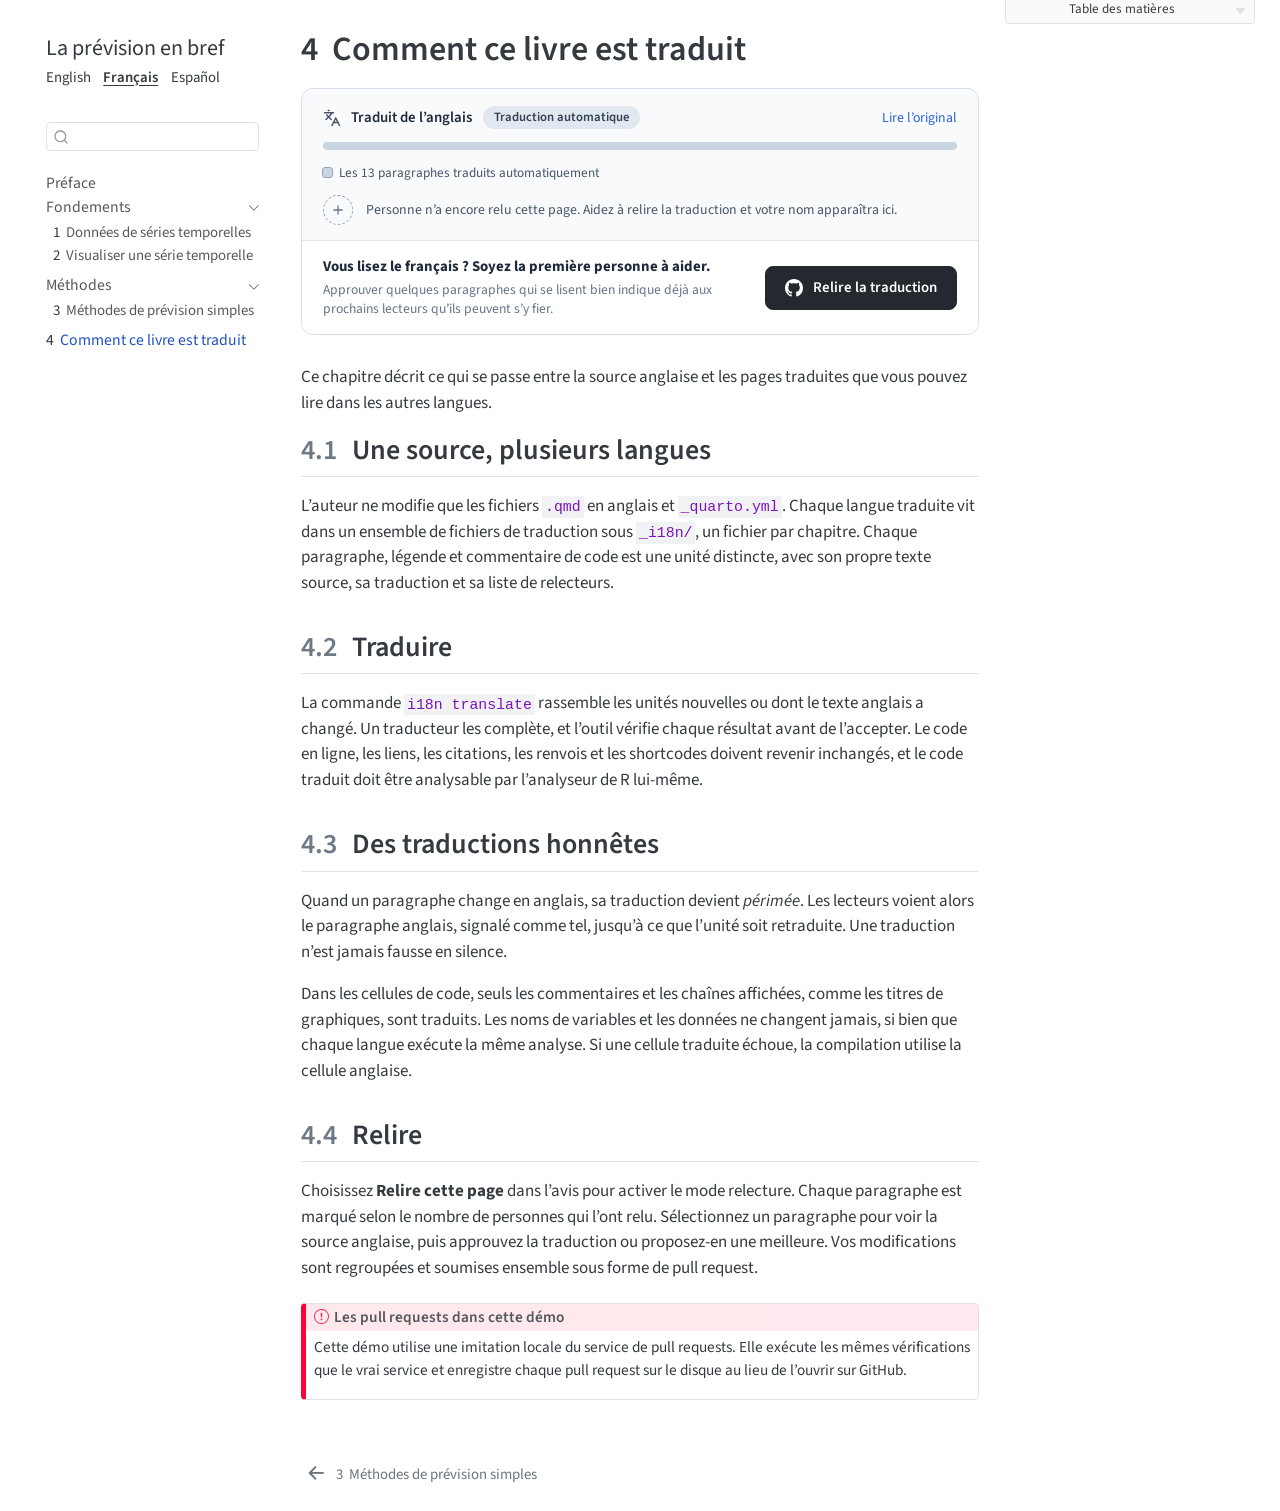
<file: fr/chapters/how-it-works.html>
<!DOCTYPE html>
<html xmlns="http://www.w3.org/1999/xhtml" lang="fr" xml:lang="fr"><head>

<meta charset="utf-8">
<meta name="generator" content="quarto-1.10.18">

<meta name="viewport" content="width=device-width, initial-scale=1.0, user-scalable=yes">


<title>4&nbsp; Comment ce livre est traduit – La prévision en bref</title>
<style>
/* Default styles provided by pandoc.
** See https://pandoc.org/MANUAL.html#variables-for-html for config info.
*/
span.smallcaps{font-variant: small-caps;}
div.columns{display: flex; gap: 1.5em;}
div.column{flex: auto;}
@media screen {
div.columns{gap: min(4vw, 1.5em);}
div.column{overflow-x: auto;}
}
div.hanging-indent{margin-left: 1.5em; text-indent: -1.5em;}
ul.task-list{list-style: none;}
ul.task-list li input[type="checkbox"] {
  width: 0.8em;
  margin: 0 0.8em 0.2em -1em; /* quarto-specific, see https://github.com/quarto-dev/quarto-cli/issues/4556 */ 
  vertical-align: middle;
}
</style>


<script src="../site_libs/quarto-nav/quarto-nav.js"></script>
<script src="../site_libs/quarto-nav/headroom.min.js"></script>
<script src="../site_libs/clipboard/clipboard.min.js"></script>
<script src="../site_libs/quarto-search/autocomplete.umd.js"></script>
<script src="../site_libs/quarto-search/fuse.min.js"></script>
<script src="../site_libs/quarto-search/quarto-search.js"></script>
<meta name="quarto:offset" content="../">
<link href="../chapters/benchmarks.html" rel="prev">
<script src="../site_libs/quarto-html/quarto.js" type="module"></script>
<script src="../site_libs/quarto-html/tabsets/tabsets.js" type="module"></script>
<script src="../site_libs/quarto-html/popper.min.js"></script>
<script src="../site_libs/quarto-html/tippy.umd.min.js"></script>
<script src="../site_libs/quarto-html/anchor.min.js"></script>
<link href="../site_libs/quarto-html/tippy.css" rel="stylesheet">
<link href="../site_libs/quarto-html/quarto-syntax-highlighting-64a204ab8560d761af7679ceaba22944.css" rel="stylesheet" id="quarto-text-highlighting-styles">
<script src="../site_libs/bootstrap/bootstrap.min.js"></script>
<link href="../site_libs/bootstrap/bootstrap-icons.css" rel="stylesheet">
<link href="../site_libs/bootstrap/bootstrap-860392d51475b9d9ef8a05c167138a3a.min.css" rel="stylesheet" append-hash="true" id="quarto-bootstrap" data-mode="light">
<script src="../site_libs/quarto-contrib/quarto-i18n-0.1.0/review.js"></script>
<link href="../site_libs/quarto-contrib/quarto-i18n-0.1.0/review.css" rel="stylesheet">
<script id="quarto-search-options" type="application/json">{
  "location": "sidebar",
  "copy-button": false,
  "collapse-after": 3,
  "panel-placement": "start",
  "type": "textbox",
  "limit": 50,
  "keyboard-shortcut": [
    "f",
    "/",
    "s"
  ],
  "show-item-context": false,
  "language": {
    "search-no-results-text": "Pas de résultats",
    "search-matching-documents-text": "documents trouvés",
    "search-copy-link-title": "Copier le lien vers la recherche",
    "search-hide-matches-text": "Cacher les correspondances additionnelles",
    "search-more-match-text": "correspondance de plus dans ce document",
    "search-more-matches-text": "correspondances de plus dans ce document",
    "search-clear-button-title": "Effacer",
    "search-text-placeholder": "",
    "search-detached-cancel-button-title": "Annuler",
    "search-submit-button-title": "Envoyer",
    "search-label": "Recherche"
  }
}</script>


<!-- quarto-i18n:start -->
<link rel="alternate" hreflang="en" href="../../chapters/how-it-works.html">
<link rel="alternate" hreflang="fr" href="how-it-works.html">
<link rel="alternate" hreflang="es" href="../../es/chapters/how-it-works.html">
<link rel="alternate" hreflang="x-default" href="../../chapters/how-it-works.html">
<meta name="i18n-review-data" content="how-it-works.tr.json">
<!-- quarto-i18n:end -->
<!-- quarto-i18n:start -->
<style id="tr-switcher-style">.tr-switcher{display:flex;flex-wrap:wrap;gap:.25rem .75rem;font-size:.875rem;margin:.25rem 0 .5rem}.tr-switcher-link{text-decoration:none}.tr-switcher-link[aria-current]{font-weight:600;text-decoration:underline;text-underline-offset:3px}</style>
<!-- quarto-i18n:end -->
</head>

<body class="nav-sidebar floating quarto-light">

<div id="quarto-search-results"></div>
  <header id="quarto-header" class="headroom fixed-top">
  <nav class="quarto-secondary-nav">
    <div class="container-fluid d-flex">
      <button type="button" class="quarto-btn-toggle btn" data-bs-toggle="collapse" role="button" data-bs-target=".quarto-sidebar-collapse-item" aria-controls="quarto-sidebar" aria-expanded="false" aria-label="Basculer la barre latérale" onclick="if (window.quartoToggleHeadroom) { window.quartoToggleHeadroom(); }">
        <i class="bi bi-layout-text-sidebar-reverse"></i>
      </button>
        <nav class="quarto-page-breadcrumbs" aria-label="breadcrumb"><ol class="breadcrumb"><li class="breadcrumb-item"><a href="../chapters/how-it-works.html"><span class="chapter-number">4</span>&nbsp; <span class="chapter-title">Comment ce livre est traduit</span></a></li></ol></nav>
        <a class="flex-grow-1" role="navigation" data-bs-toggle="collapse" data-bs-target=".quarto-sidebar-collapse-item" aria-controls="quarto-sidebar" aria-expanded="false" aria-label="Basculer la barre latérale" onclick="if (window.quartoToggleHeadroom) { window.quartoToggleHeadroom(); }">      
        </a>
      <button type="button" class="btn quarto-search-button" aria-label="Recherche" onclick="window.quartoOpenSearch();">
        <i class="bi bi-search"></i>
      </button>
    </div>
  </nav>
</header>
<!-- content -->
<div id="quarto-content" class="quarto-container page-columns page-rows-contents page-layout-article">
<!-- sidebar -->
  <nav id="quarto-sidebar" class="sidebar collapse collapse-horizontal quarto-sidebar-collapse-item sidebar-navigation floating overflow-auto">
    <div class="pt-lg-2 mt-2 text-left sidebar-header">
    <div class="sidebar-title mb-0 py-0">
      <a href="../">La prévision en bref</a> 
    </div>
<!-- quarto-i18n:start -->
<nav class="tr-switcher" aria-label="Langues"><a class="tr-switcher-link" href="../../chapters/how-it-works.html" lang="en" hreflang="en">English</a><a class="tr-switcher-link" href="how-it-works.html" lang="fr" hreflang="fr" aria-current="page">Français</a><a class="tr-switcher-link" href="../../es/chapters/how-it-works.html" lang="es" hreflang="es">Español</a></nav>
<!-- quarto-i18n:end -->

      </div>
        <div class="mt-2 flex-shrink-0 align-items-center">
        <div class="sidebar-search">
        <div id="quarto-search" class="" title="Recherche"></div>
        </div>
        </div>
    <div class="sidebar-menu-container"> 
    <ul class="list-unstyled mt-1">
        <li class="sidebar-item">
  <div class="sidebar-item-container"> 
  <a href="../index.html" class="sidebar-item-text sidebar-link">
 <span class="menu-text">Préface</span></a>
  </div>
</li>
        <li class="sidebar-item sidebar-item-section">
      <div class="sidebar-item-container"> 
            <a class="sidebar-item-text sidebar-link text-start" data-bs-toggle="collapse" data-bs-target="#quarto-sidebar-section-1" role="navigation" aria-expanded="true">
 <span class="menu-text">Fondements</span></a>
          <a class="sidebar-item-toggle text-start" data-bs-toggle="collapse" data-bs-target="#quarto-sidebar-section-1" role="navigation" aria-expanded="true" aria-label="Basculer la section">
            <i class="bi bi-chevron-right ms-2"></i>
          </a> 
      </div>
      <ul id="quarto-sidebar-section-1" class="collapse list-unstyled sidebar-section depth1 show">  
          <li class="sidebar-item">
  <div class="sidebar-item-container"> 
  <a href="../chapters/time-series.html" class="sidebar-item-text sidebar-link">
 <span class="menu-text"><span class="chapter-number">1</span>&nbsp; <span class="chapter-title">Données de séries temporelles</span></span></a>
  </div>
</li>
          <li class="sidebar-item">
  <div class="sidebar-item-container"> 
  <a href="../chapters/visualising.html" class="sidebar-item-text sidebar-link">
 <span class="menu-text"><span class="chapter-number">2</span>&nbsp; <span class="chapter-title">Visualiser une série temporelle</span></span></a>
  </div>
</li>
      </ul>
  </li>
        <li class="sidebar-item sidebar-item-section">
      <div class="sidebar-item-container"> 
            <a class="sidebar-item-text sidebar-link text-start" data-bs-toggle="collapse" data-bs-target="#quarto-sidebar-section-2" role="navigation" aria-expanded="true">
 <span class="menu-text">Méthodes</span></a>
          <a class="sidebar-item-toggle text-start" data-bs-toggle="collapse" data-bs-target="#quarto-sidebar-section-2" role="navigation" aria-expanded="true" aria-label="Basculer la section">
            <i class="bi bi-chevron-right ms-2"></i>
          </a> 
      </div>
      <ul id="quarto-sidebar-section-2" class="collapse list-unstyled sidebar-section depth1 show">  
          <li class="sidebar-item">
  <div class="sidebar-item-container"> 
  <a href="../chapters/benchmarks.html" class="sidebar-item-text sidebar-link">
 <span class="menu-text"><span class="chapter-number">3</span>&nbsp; <span class="chapter-title">Méthodes de prévision simples</span></span></a>
  </div>
</li>
      </ul>
  </li>
        <li class="sidebar-item">
  <div class="sidebar-item-container"> 
  <a href="../chapters/how-it-works.html" class="sidebar-item-text sidebar-link active">
 <span class="menu-text"><span class="chapter-number">4</span>&nbsp; <span class="chapter-title">Comment ce livre est traduit</span></span></a>
  </div>
</li>
    </ul>
    </div>
</nav>
<div id="quarto-sidebar-glass" class="quarto-sidebar-collapse-item" data-bs-toggle="collapse" data-bs-target=".quarto-sidebar-collapse-item"></div>
<!-- margin-sidebar -->
    <div id="quarto-margin-sidebar" class="sidebar margin-sidebar">
        <nav id="TOC" role="doc-toc" class="toc-active">
    <h2 id="toc-title">Table des matières</h2>
   
  <ul>
  <li><a href="#sec-one-source" id="toc-sec-one-source" class="nav-link active" data-scroll-target="#sec-one-source"><span class="header-section-number">4.1</span> <span class="tr-block tr-heading" data-tr-id="udf0830" data-tr-status="machine" data-tr-reviews="0">Une source, plusieurs langues</span></a></li>
  <li><a href="#sec-translating" id="toc-sec-translating" class="nav-link" data-scroll-target="#sec-translating"><span class="header-section-number">4.2</span> <span class="tr-block tr-heading" data-tr-id="u3980ff" data-tr-status="machine" data-tr-reviews="0">Traduire</span></a></li>
  <li><a href="#sec-honest" id="toc-sec-honest" class="nav-link" data-scroll-target="#sec-honest"><span class="header-section-number">4.3</span> <span class="tr-block tr-heading" data-tr-id="uf17df6" data-tr-status="machine" data-tr-reviews="0">Des traductions honnêtes</span></a></li>
  <li><a href="#sec-reviewing" id="toc-sec-reviewing" class="nav-link" data-scroll-target="#sec-reviewing"><span class="header-section-number">4.4</span> <span class="tr-block tr-heading" data-tr-id="u4eeb55" data-tr-status="machine" data-tr-reviews="0">Relire</span></a></li>
  </ul>
</nav>
    </div>
<!-- main -->
<main class="content" id="quarto-document-content">

<header id="title-block-header" class="quarto-title-block default">
<div class="quarto-title">
<h1 class="title"><span id="sec-how-it-works" class="quarto-section-identifier"><span class="chapter-number">4</span>&nbsp; <span class="chapter-title">Comment ce livre est traduit</span></span></h1>
</div>



<div class="quarto-title-meta">

    
  
    
  </div>
  


</header>


<aside class="tr-banner" data-state="machine" aria-label="À propos de cette traduction"><div class="tr-banner-main"><div class="tr-banner-head"><svg class="tr-banner-icon" width="18" height="18" viewBox="0 0 24 24" fill="none" stroke="currentColor" stroke-width="2" stroke-linecap="round" stroke-linejoin="round" aria-hidden="true"><path d="m5 8 6 6"/><path d="m4 14 6-6 2-3"/><path d="M2 5h12"/><path d="M7 2h1"/><path d="m22 22-5-10-5 10"/><path d="M14 18h6"/></svg><span class="tr-banner-title">Traduit de l’anglais</span><span class="tr-banner-state" data-state="machine">Traduction automatique</span><a class="tr-original" href="../../chapters/how-it-works.html" hreflang="en">Lire l’original</a></div><div class="tr-banner-bar" role="img" aria-label="Les 13 paragraphes traduits automatiquement"><span data-kind="machine" style="flex-grow:13"></span></div><ul class="tr-banner-legend" aria-hidden="true"><li><span class="tr-banner-key" data-kind="machine"></span>Les 13 paragraphes traduits automatiquement</li></ul><div class="tr-banner-people"><span class="tr-banner-empty" aria-hidden="true"><svg width="14" height="14" viewBox="0 0 24 24" fill="none" stroke="currentColor" stroke-width="2.2" stroke-linecap="round" aria-hidden="true"><path d="M12 5v14"/><path d="M5 12h14"/></svg></span><p>Personne n’a encore relu cette page. Aidez à relire la traduction et votre nom apparaîtra ici.</p></div></div><div class="tr-banner-cta"><div class="tr-banner-cta-text"><strong>Vous lisez le français ? Soyez la première personne à aider.</strong><span>Approuver quelques paragraphes qui se lisent bien indique déjà aux prochains lecteurs qu’ils peuvent s’y fier.</span></div><a class="tr-review-toggle tr-banner-button" href="?review=1"><svg width="18" height="18" viewBox="0 0 16 16" fill="currentColor" aria-hidden="true"><path d="M8 0C3.58 0 0 3.58 0 8c0 3.54 2.29 6.53 5.47 7.59.4.07.55-.17.55-.38 0-.19-.01-.82-.01-1.49-2.01.37-2.53-.49-2.69-.94-.09-.23-.48-.94-.82-1.13-.28-.15-.68-.52-.01-.53.63-.01 1.08.58 1.23.82.72 1.21 1.87.87 2.33.66.07-.52.28-.87.51-1.07-1.78-.2-3.64-.89-3.64-3.95 0-.87.31-1.59.82-2.15-.08-.2-.36-1.02.08-2.12 0 0 .67-.21 2.2.82.64-.18 1.32-.27 2-.27.68 0 1.36.09 2 .27 1.53-1.04 2.2-.82 2.2-.82.44 1.1.16 1.92.08 2.12.51.56.82 1.27.82 2.15 0 3.07-1.87 3.75-3.65 3.95.29.25.54.73.54 1.48 0 1.07-.01 1.93-.01 2.2 0 .21.15.46.55.38A8.013 8.013 0 0016 8c0-4.42-3.58-8-8-8z"/></svg><span class="tr-toggle-text">Relire la traduction</span></a></div></aside>
<div class="tr-block" data-tr-id="u9dd21b" data-tr-status="machine" data-tr-reviews="0">
<p>Ce chapitre décrit ce qui se passe entre la source anglaise et les pages traduites que vous pouvez lire dans les autres langues.</p>
</div>
<section id="sec-one-source" class="level2" data-number="4.1">
<h2 data-number="4.1" class="anchored" data-anchor-id="sec-one-source"><span class="header-section-number">4.1</span> <span class="tr-block tr-heading" data-tr-id="udf0830" data-tr-status="machine" data-tr-reviews="0">Une source, plusieurs langues</span></h2>
<div class="tr-block" data-tr-id="u594707" data-tr-status="machine" data-tr-reviews="0">
<p>L’auteur ne modifie que les fichiers <code>.qmd</code> en anglais et <code>_quarto.yml</code>. Chaque langue traduite vit dans un ensemble de fichiers de traduction sous <code>_i18n/</code>, un fichier par chapitre. Chaque paragraphe, légende et commentaire de code est une unité distincte, avec son propre texte source, sa traduction et sa liste de relecteurs.</p>
</div>
</section>
<section id="sec-translating" class="level2" data-number="4.2">
<h2 data-number="4.2" class="anchored" data-anchor-id="sec-translating"><span class="header-section-number">4.2</span> <span class="tr-block tr-heading" data-tr-id="u3980ff" data-tr-status="machine" data-tr-reviews="0">Traduire</span></h2>
<div class="tr-block" data-tr-id="u055103" data-tr-status="machine" data-tr-reviews="0">
<p>La commande <code>i18n translate</code> rassemble les unités nouvelles ou dont le texte anglais a changé. Un traducteur les complète, et l’outil vérifie chaque résultat avant de l’accepter. Le code en ligne, les liens, les citations, les renvois et les shortcodes doivent revenir inchangés, et le code traduit doit être analysable par l’analyseur de R lui-même.</p>
</div>
</section>
<section id="sec-honest" class="level2" data-number="4.3">
<h2 data-number="4.3" class="anchored" data-anchor-id="sec-honest"><span class="header-section-number">4.3</span> <span class="tr-block tr-heading" data-tr-id="uf17df6" data-tr-status="machine" data-tr-reviews="0">Des traductions honnêtes</span></h2>
<div class="tr-block" data-tr-id="u2b42cb" data-tr-status="machine" data-tr-reviews="0">
<p>Quand un paragraphe change en anglais, sa traduction devient <em>périmée</em>. Les lecteurs voient alors le paragraphe anglais, signalé comme tel, jusqu’à ce que l’unité soit retraduite. Une traduction n’est jamais fausse en silence.</p>
</div>
<div class="tr-block" data-tr-id="u869eba" data-tr-status="machine" data-tr-reviews="0">
<p>Dans les cellules de code, seuls les commentaires et les chaînes affichées, comme les titres de graphiques, sont traduits. Les noms de variables et les données ne changent jamais, si bien que chaque langue exécute la même analyse. Si une cellule traduite échoue, la compilation utilise la cellule anglaise.</p>
</div>
</section>
<section id="sec-reviewing" class="level2" data-number="4.4">
<h2 data-number="4.4" class="anchored" data-anchor-id="sec-reviewing"><span class="header-section-number">4.4</span> <span class="tr-block tr-heading" data-tr-id="u4eeb55" data-tr-status="machine" data-tr-reviews="0">Relire</span></h2>
<div class="tr-block" data-tr-id="u16c98d" data-tr-status="machine" data-tr-reviews="0">
<p>Choisissez <strong>Relire cette page</strong> dans l’avis pour activer le mode relecture. Chaque paragraphe est marqué selon le nombre de personnes qui l’ont relu. Sélectionnez un paragraphe pour voir la source anglaise, puis approuvez la traduction ou proposez-en une meilleure. Vos modifications sont regroupées et soumises ensemble sous forme de pull request.</p>
</div>
<div class="callout callout-style-default callout-important callout-titled">
<div class="callout-header d-flex align-content-center">
<div class="callout-icon-container">
<i class="callout-icon"></i>
</div>
<div class="callout-title-container flex-fill">
<span class="screen-reader-only">Important</span>Les pull requests dans cette démo
</div>
</div>
<div class="callout-body-container callout-body">
<div class="tr-block" data-tr-id="u296a71" data-tr-status="machine" data-tr-reviews="0">
<p>Cette démo utilise une imitation locale du service de pull requests. Elle exécute les mêmes vérifications que le vrai service et enregistre chaque pull request sur le disque au lieu de l’ouvrir sur GitHub.</p>
</div>
</div>
</div>


</section>

</main> <!-- /main -->
<script id="quarto-html-after-body" type="application/javascript">
  window.document.addEventListener("DOMContentLoaded", function (event) {
    const icon = "";
    const anchorJS = new window.AnchorJS();
    anchorJS.options = {
      placement: 'right',
      icon: icon
    };
    anchorJS.add('.anchored');
    const isCodeAnnotation = (el) => {
      for (const clz of el.classList) {
        if (clz.startsWith('code-annotation-')) {                     
          return true;
        }
      }
      return false;
    }
    const onCopySuccess = function(e) {
      // button target
      const button = e.trigger;
      // don't keep focus
      button.blur();
      // flash "checked"
      button.classList.add('code-copy-button-checked');
      var currentTitle = button.getAttribute("title");
      button.setAttribute("title", "Copié");
      let tooltip;
      if (window.bootstrap) {
        button.setAttribute("data-bs-toggle", "tooltip");
        button.setAttribute("data-bs-placement", "left");
        button.setAttribute("data-bs-title", "Copié");
        tooltip = new bootstrap.Tooltip(button, 
          { trigger: "manual", 
            customClass: "code-copy-button-tooltip",
            offset: [0, -8]});
        tooltip.show();    
      }
      setTimeout(function() {
        if (tooltip) {
          tooltip.hide();
          button.removeAttribute("data-bs-title");
          button.removeAttribute("data-bs-toggle");
          button.removeAttribute("data-bs-placement");
        }
        button.setAttribute("title", currentTitle);
        button.classList.remove('code-copy-button-checked');
      }, 1000);
      // clear code selection
      e.clearSelection();
    }
    const getTextToCopy = function(trigger) {
      const outerScaffold = trigger.parentElement.cloneNode(true);
      const codeEl = outerScaffold.querySelector('code');
      for (const childEl of codeEl.children) {
        if (isCodeAnnotation(childEl)) {
          childEl.remove();
        }
      }
      return codeEl.innerText;
    }
    const clipboard = new window.ClipboardJS('.code-copy-button:not([data-in-quarto-modal])', {
      text: getTextToCopy
    });
    clipboard.on('success', onCopySuccess);
    if (window.document.getElementById('quarto-embedded-source-code-modal')) {
      const clipboardModal = new window.ClipboardJS('.code-copy-button[data-in-quarto-modal]', {
        text: getTextToCopy,
        container: window.document.getElementById('quarto-embedded-source-code-modal')
      });
      clipboardModal.on('success', onCopySuccess);
    }
      var localhostRegex = new RegExp(/^(?:http|https):\/\/localhost\:?[0-9]*\//);
      var mailtoRegex = new RegExp(/^mailto:/);
        var filterRegex = new RegExp('/' + window.location.host + '/');
      var isInternal = (href) => {
          return filterRegex.test(href) || localhostRegex.test(href) || mailtoRegex.test(href);
      }
      // Inspect non-navigation links and adorn them if external
     var links = window.document.querySelectorAll('a[href]:not(.nav-link):not(.navbar-brand):not(.toc-action):not(.sidebar-link):not(.sidebar-item-toggle):not(.pagination-link):not(.no-external):not([aria-hidden]):not(.dropdown-item):not(.quarto-navigation-tool):not(.about-link)');
      for (var i=0; i<links.length; i++) {
        const link = links[i];
        if (!isInternal(link.href)) {
          // undo the damage that might have been done by quarto-nav.js in the case of
          // links that we want to consider external
          if (link.dataset.originalHref !== undefined) {
            link.href = link.dataset.originalHref;
          }
        }
      }
    function tippyHover(el, contentFn, onTriggerFn, onUntriggerFn) {
      const config = {
        allowHTML: true,
        maxWidth: 500,
        delay: 100,
        arrow: false,
        appendTo: function(el) {
            return el.parentElement;
        },
        interactive: true,
        interactiveBorder: 10,
        theme: 'quarto',
        placement: 'bottom-start',
      };
      if (contentFn) {
        config.content = contentFn;
      }
      if (onTriggerFn) {
        config.onTrigger = onTriggerFn;
      }
      if (onUntriggerFn) {
        config.onUntrigger = onUntriggerFn;
      }
      window.tippy(el, config); 
    }
    const noterefs = window.document.querySelectorAll('a[role="doc-noteref"]');
    for (var i=0; i<noterefs.length; i++) {
      const ref = noterefs[i];
      tippyHover(ref, function() {
        // use id or data attribute instead here
        let href = ref.getAttribute('data-footnote-href') || ref.getAttribute('href');
        try { href = new URL(href).hash; } catch {}
        const id = href.replace(/^#\/?/, "");
        const note = window.document.getElementById(id);
        if (note) {
          return note.innerHTML;
        } else {
          return "";
        }
      });
    }
    const xrefs = window.document.querySelectorAll('a.quarto-xref');
    const processXRef = (id, note) => {
      // Strip column container classes
      const stripColumnClz = (el) => {
        el.classList.remove("page-full", "page-columns");
        if (el.children) {
          for (const child of el.children) {
            stripColumnClz(child);
          }
        }
      }
      stripColumnClz(note)
      if (id === null || id.startsWith('sec-')) {
        // Special case sections, only their first couple elements
        const container = document.createElement("div");
        if (note.children && note.children.length > 2) {
          container.appendChild(note.children[0].cloneNode(true));
          for (let i = 1; i < note.children.length; i++) {
            const child = note.children[i];
            if (child.tagName === "P" && child.innerText === "") {
              continue;
            } else {
              container.appendChild(child.cloneNode(true));
              break;
            }
          }
          if (window.Quarto?.typesetMath) {
            window.Quarto.typesetMath(container);
          }
          return container.innerHTML
        } else {
          if (window.Quarto?.typesetMath) {
            window.Quarto.typesetMath(note);
          }
          return note.innerHTML;
        }
      } else {
        // Remove any anchor links if they are present
        const anchorLink = note.querySelector('a.anchorjs-link');
        if (anchorLink) {
          anchorLink.remove();
        }
        if (window.Quarto?.typesetMath) {
          window.Quarto.typesetMath(note);
        }
        if (note.classList.contains("callout")) {
          return note.outerHTML;
        } else {
          return note.innerHTML;
        }
      }
    }
    for (var i=0; i<xrefs.length; i++) {
      const xref = xrefs[i];
      tippyHover(xref, undefined, function(instance) {
        instance.disable();
        let url = xref.getAttribute('href');
        let hash = undefined; 
        if (url.startsWith('#')) {
          hash = url;
        } else {
          try { hash = new URL(url).hash; } catch {}
        }
        if (hash) {
          const id = hash.replace(/^#\/?/, "");
          const note = window.document.getElementById(id);
          if (note !== null) {
            try {
              const html = processXRef(id, note.cloneNode(true));
              instance.setContent(html);
            } finally {
              instance.enable();
              instance.show();
            }
          } else {
            // See if we can fetch this
            fetch(url.split('#')[0])
            .then(res => res.text())
            .then(html => {
              const parser = new DOMParser();
              const htmlDoc = parser.parseFromString(html, "text/html");
              const note = htmlDoc.getElementById(id);
              if (note !== null) {
                const html = processXRef(id, note);
                instance.setContent(html);
              } 
            }).finally(() => {
              instance.enable();
              instance.show();
            });
          }
        } else {
          // See if we can fetch a full url (with no hash to target)
          // This is a special case and we should probably do some content thinning / targeting
          fetch(url)
          .then(res => res.text())
          .then(html => {
            const parser = new DOMParser();
            const htmlDoc = parser.parseFromString(html, "text/html");
            const note = htmlDoc.querySelector('main.content');
            if (note !== null) {
              // This should only happen for chapter cross references
              // (since there is no id in the URL)
              // remove the first header
              if (note.children.length > 0 && note.children[0].tagName === "HEADER") {
                note.children[0].remove();
              }
              const html = processXRef(null, note);
              instance.setContent(html);
            } 
          }).finally(() => {
            instance.enable();
            instance.show();
          });
        }
      }, function(instance) {
      });
    }
        let selectedAnnoteEl;
        const selectorForAnnotation = ( cell, annotation) => {
          let cellAttr = 'data-code-cell="' + cell + '"';
          let lineAttr = 'data-code-annotation="' +  annotation + '"';
          const selector = 'span[' + cellAttr + '][' + lineAttr + ']';
          return selector;
        }
        const selectCodeLines = (annoteEl) => {
          const doc = window.document;
          const targetCell = annoteEl.getAttribute("data-target-cell");
          const targetAnnotation = annoteEl.getAttribute("data-target-annotation");
          const annoteSpan = window.document.querySelector(selectorForAnnotation(targetCell, targetAnnotation));
          const lines = annoteSpan.getAttribute("data-code-lines").split(",");
          const lineIds = lines.map((line) => {
            return targetCell + "-" + line;
          })
          let top = null;
          let height = null;
          let parent = null;
          if (lineIds.length > 0) {
              //compute the position of the single el (top and bottom and make a div)
              const el = window.document.getElementById(lineIds[0]);
              top = el.offsetTop;
              height = el.offsetHeight;
              parent = el.parentElement.parentElement;
            if (lineIds.length > 1) {
              const lastEl = window.document.getElementById(lineIds[lineIds.length - 1]);
              const bottom = lastEl.offsetTop + lastEl.offsetHeight;
              height = bottom - top;
            }
            if (top !== null && height !== null && parent !== null) {
              // cook up a div (if necessary) and position it 
              let div = window.document.getElementById("code-annotation-line-highlight");
              if (div === null) {
                div = window.document.createElement("div");
                div.setAttribute("id", "code-annotation-line-highlight");
                div.style.position = 'absolute';
                parent.appendChild(div);
              }
              div.style.top = top - 2 + "px";
              div.style.height = height + 4 + "px";
              div.style.left = 0;
              let gutterDiv = window.document.getElementById("code-annotation-line-highlight-gutter");
              if (gutterDiv === null) {
                gutterDiv = window.document.createElement("div");
                gutterDiv.setAttribute("id", "code-annotation-line-highlight-gutter");
                gutterDiv.style.position = 'absolute';
                const codeCell = window.document.getElementById(targetCell);
                const gutter = codeCell.querySelector('.code-annotation-gutter');
                gutter.appendChild(gutterDiv);
              }
              gutterDiv.style.top = top - 2 + "px";
              gutterDiv.style.height = height + 4 + "px";
            }
            selectedAnnoteEl = annoteEl;
          }
        };
        const unselectCodeLines = () => {
          const elementsIds = ["code-annotation-line-highlight", "code-annotation-line-highlight-gutter"];
          elementsIds.forEach((elId) => {
            const div = window.document.getElementById(elId);
            if (div) {
              div.remove();
            }
          });
          selectedAnnoteEl = undefined;
        };
          // Handle positioning of the toggle
      window.addEventListener(
        "resize",
        throttle(() => {
          elRect = undefined;
          if (selectedAnnoteEl) {
            selectCodeLines(selectedAnnoteEl);
          }
        }, 10)
      );
      function throttle(fn, ms) {
      let throttle = false;
      let timer;
        return (...args) => {
          if(!throttle) { // first call gets through
              fn.apply(this, args);
              throttle = true;
          } else { // all the others get throttled
              if(timer) clearTimeout(timer); // cancel #2
              timer = setTimeout(() => {
                fn.apply(this, args);
                timer = throttle = false;
              }, ms);
          }
        };
      }
        // Attach click handler to the DT
        const annoteDls = window.document.querySelectorAll('dt[data-target-cell]');
        for (const annoteDlNode of annoteDls) {
          annoteDlNode.addEventListener('click', (event) => {
            const clickedEl = event.target;
            if (clickedEl !== selectedAnnoteEl) {
              unselectCodeLines();
              const activeEl = window.document.querySelector('dt[data-target-cell].code-annotation-active');
              if (activeEl) {
                activeEl.classList.remove('code-annotation-active');
              }
              selectCodeLines(clickedEl);
              clickedEl.classList.add('code-annotation-active');
            } else {
              // Unselect the line
              unselectCodeLines();
              clickedEl.classList.remove('code-annotation-active');
            }
          });
        }
    const findCites = (el) => {
      const parentEl = el.parentElement;
      if (parentEl) {
        const cites = parentEl.dataset.cites;
        if (cites) {
          return {
            el,
            cites: cites.split(' ')
          };
        } else {
          return findCites(el.parentElement)
        }
      } else {
        return undefined;
      }
    };
    var bibliorefs = window.document.querySelectorAll('a[role="doc-biblioref"]');
    for (var i=0; i<bibliorefs.length; i++) {
      const ref = bibliorefs[i];
      const citeInfo = findCites(ref);
      if (citeInfo) {
        tippyHover(citeInfo.el, function() {
          var popup = window.document.createElement('div');
          citeInfo.cites.forEach(function(cite) {
            var citeDiv = window.document.createElement('div');
            citeDiv.classList.add('hanging-indent');
            citeDiv.classList.add('csl-entry');
            var biblioDiv = window.document.getElementById('ref-' + cite);
            if (biblioDiv) {
              citeDiv.innerHTML = biblioDiv.innerHTML;
            }
            popup.appendChild(citeDiv);
          });
          return popup.innerHTML;
        });
      }
    }
  });
  </script>
<nav class="page-navigation">
  <div class="nav-page nav-page-previous">
      <a href="../chapters/benchmarks.html" class="pagination-link" aria-label="Méthodes de prévision simples">
        <i class="bi bi-arrow-left-short"></i> <span class="nav-page-text"><span class="chapter-number">3</span>&nbsp; <span class="chapter-title">Méthodes de prévision simples</span></span>
      </a>          
  </div>
  <div class="nav-page nav-page-next">
  </div>
</nav>
</div> <!-- /content -->




</body></html>
</file>
<file: site_libs/quarto-html/tippy.css>
.tippy-box[data-animation=fade][data-state=hidden]{opacity:0}[data-tippy-root]{max-width:calc(100vw - 10px)}.tippy-box{position:relative;background-color:#333;color:#fff;border-radius:4px;font-size:14px;line-height:1.4;white-space:normal;outline:0;transition-property:transform,visibility,opacity}.tippy-box[data-placement^=top]>.tippy-arrow{bottom:0}.tippy-box[data-placement^=top]>.tippy-arrow:before{bottom:-7px;left:0;border-width:8px 8px 0;border-top-color:initial;transform-origin:center top}.tippy-box[data-placement^=bottom]>.tippy-arrow{top:0}.tippy-box[data-placement^=bottom]>.tippy-arrow:before{top:-7px;left:0;border-width:0 8px 8px;border-bottom-color:initial;transform-origin:center bottom}.tippy-box[data-placement^=left]>.tippy-arrow{right:0}.tippy-box[data-placement^=left]>.tippy-arrow:before{border-width:8px 0 8px 8px;border-left-color:initial;right:-7px;transform-origin:center left}.tippy-box[data-placement^=right]>.tippy-arrow{left:0}.tippy-box[data-placement^=right]>.tippy-arrow:before{left:-7px;border-width:8px 8px 8px 0;border-right-color:initial;transform-origin:center right}.tippy-box[data-inertia][data-state=visible]{transition-timing-function:cubic-bezier(.54,1.5,.38,1.11)}.tippy-arrow{width:16px;height:16px;color:#333}.tippy-arrow:before{content:"";position:absolute;border-color:transparent;border-style:solid}.tippy-content{position:relative;padding:5px 9px;z-index:1}
</file>
<file: site_libs/quarto-html/quarto-syntax-highlighting-64a204ab8560d761af7679ceaba22944.css>
/* quarto syntax highlight colors */
:root {
  --quarto-hl-ot-color: #003B4F;
  --quarto-hl-at-color: #657422;
  --quarto-hl-ss-color: #20794D;
  --quarto-hl-an-color: #5E5E5E;
  --quarto-hl-fu-color: #4758AB;
  --quarto-hl-st-color: #20794D;
  --quarto-hl-cf-color: #003B4F;
  --quarto-hl-op-color: #5E5E5E;
  --quarto-hl-er-color: #AD0000;
  --quarto-hl-bn-color: #AD0000;
  --quarto-hl-al-color: #AD0000;
  --quarto-hl-va-color: #111111;
  --quarto-hl-bu-color: inherit;
  --quarto-hl-ex-color: inherit;
  --quarto-hl-pp-color: #AD0000;
  --quarto-hl-in-color: #5E5E5E;
  --quarto-hl-vs-color: #20794D;
  --quarto-hl-wa-color: #5E5E5E;
  --quarto-hl-do-color: #5E5E5E;
  --quarto-hl-im-color: #00769E;
  --quarto-hl-ch-color: #20794D;
  --quarto-hl-dt-color: #AD0000;
  --quarto-hl-fl-color: #AD0000;
  --quarto-hl-co-color: #5E5E5E;
  --quarto-hl-cv-color: #5E5E5E;
  --quarto-hl-cn-color: #8f5902;
  --quarto-hl-sc-color: #5E5E5E;
  --quarto-hl-dv-color: #AD0000;
  --quarto-hl-kw-color: #003B4F;
}

/* other quarto variables */
:root {
  --quarto-font-monospace: SFMono-Regular, Menlo, Monaco, Consolas, "Liberation Mono", "Courier New", monospace;
}

/* syntax highlight based on Pandoc's rules */
pre > code.sourceCode > span {
  color: #003B4F;
}

code.sourceCode > span {
  color: #003B4F;
}

div.sourceCode,
div.sourceCode pre.sourceCode {
  color: #003B4F;
}

/* Normal */
code span {
  color: #003B4F;
}

/* Alert */
code span.al {
  color: #AD0000;
  font-style: inherit;
}

/* Annotation */
code span.an {
  color: #5E5E5E;
  font-style: inherit;
}

/* Attribute */
code span.at {
  color: #657422;
  font-style: inherit;
}

/* BaseN */
code span.bn {
  color: #AD0000;
  font-style: inherit;
}

/* BuiltIn */
code span.bu {
  font-style: inherit;
}

/* ControlFlow */
code span.cf {
  color: #003B4F;
  font-weight: bold;
  font-style: inherit;
}

/* Char */
code span.ch {
  color: #20794D;
  font-style: inherit;
}

/* Constant */
code span.cn {
  color: #8f5902;
  font-style: inherit;
}

/* Comment */
code span.co {
  color: #5E5E5E;
  font-style: inherit;
}

/* CommentVar */
code span.cv {
  color: #5E5E5E;
  font-style: italic;
}

/* Documentation */
code span.do {
  color: #5E5E5E;
  font-style: italic;
}

/* DataType */
code span.dt {
  color: #AD0000;
  font-style: inherit;
}

/* DecVal */
code span.dv {
  color: #AD0000;
  font-style: inherit;
}

/* Error */
code span.er {
  color: #AD0000;
  font-style: inherit;
}

/* Extension */
code span.ex {
  font-style: inherit;
}

/* Float */
code span.fl {
  color: #AD0000;
  font-style: inherit;
}

/* Function */
code span.fu {
  color: #4758AB;
  font-style: inherit;
}

/* Import */
code span.im {
  color: #00769E;
  font-style: inherit;
}

/* Information */
code span.in {
  color: #5E5E5E;
  font-style: inherit;
}

/* Keyword */
code span.kw {
  color: #003B4F;
  font-weight: bold;
  font-style: inherit;
}

/* Operator */
code span.op {
  color: #5E5E5E;
  font-style: inherit;
}

/* Other */
code span.ot {
  color: #003B4F;
  font-style: inherit;
}

/* Preprocessor */
code span.pp {
  color: #AD0000;
  font-style: inherit;
}

/* SpecialChar */
code span.sc {
  color: #5E5E5E;
  font-style: inherit;
}

/* SpecialString */
code span.ss {
  color: #20794D;
  font-style: inherit;
}

/* String */
code span.st {
  color: #20794D;
  font-style: inherit;
}

/* Variable */
code span.va {
  color: #111111;
  font-style: inherit;
}

/* VerbatimString */
code span.vs {
  color: #20794D;
  font-style: inherit;
}

/* Warning */
code span.wa {
  color: #5E5E5E;
  font-style: italic;
}

.prevent-inlining {
  content: "</";
}

/*# sourceMappingURL=9d8d5bb603a83b8298b89080a598c93b.css.map */
</file>
<file: es/site_libs/quarto-html/tippy.css>
.tippy-box[data-animation=fade][data-state=hidden]{opacity:0}[data-tippy-root]{max-width:calc(100vw - 10px)}.tippy-box{position:relative;background-color:#333;color:#fff;border-radius:4px;font-size:14px;line-height:1.4;white-space:normal;outline:0;transition-property:transform,visibility,opacity}.tippy-box[data-placement^=top]>.tippy-arrow{bottom:0}.tippy-box[data-placement^=top]>.tippy-arrow:before{bottom:-7px;left:0;border-width:8px 8px 0;border-top-color:initial;transform-origin:center top}.tippy-box[data-placement^=bottom]>.tippy-arrow{top:0}.tippy-box[data-placement^=bottom]>.tippy-arrow:before{top:-7px;left:0;border-width:0 8px 8px;border-bottom-color:initial;transform-origin:center bottom}.tippy-box[data-placement^=left]>.tippy-arrow{right:0}.tippy-box[data-placement^=left]>.tippy-arrow:before{border-width:8px 0 8px 8px;border-left-color:initial;right:-7px;transform-origin:center left}.tippy-box[data-placement^=right]>.tippy-arrow{left:0}.tippy-box[data-placement^=right]>.tippy-arrow:before{left:-7px;border-width:8px 8px 8px 0;border-right-color:initial;transform-origin:center right}.tippy-box[data-inertia][data-state=visible]{transition-timing-function:cubic-bezier(.54,1.5,.38,1.11)}.tippy-arrow{width:16px;height:16px;color:#333}.tippy-arrow:before{content:"";position:absolute;border-color:transparent;border-style:solid}.tippy-content{position:relative;padding:5px 9px;z-index:1}
</file>
<file: es/site_libs/quarto-html/quarto-syntax-highlighting-64a204ab8560d761af7679ceaba22944.css>
/* quarto syntax highlight colors */
:root {
  --quarto-hl-ot-color: #003B4F;
  --quarto-hl-at-color: #657422;
  --quarto-hl-ss-color: #20794D;
  --quarto-hl-an-color: #5E5E5E;
  --quarto-hl-fu-color: #4758AB;
  --quarto-hl-st-color: #20794D;
  --quarto-hl-cf-color: #003B4F;
  --quarto-hl-op-color: #5E5E5E;
  --quarto-hl-er-color: #AD0000;
  --quarto-hl-bn-color: #AD0000;
  --quarto-hl-al-color: #AD0000;
  --quarto-hl-va-color: #111111;
  --quarto-hl-bu-color: inherit;
  --quarto-hl-ex-color: inherit;
  --quarto-hl-pp-color: #AD0000;
  --quarto-hl-in-color: #5E5E5E;
  --quarto-hl-vs-color: #20794D;
  --quarto-hl-wa-color: #5E5E5E;
  --quarto-hl-do-color: #5E5E5E;
  --quarto-hl-im-color: #00769E;
  --quarto-hl-ch-color: #20794D;
  --quarto-hl-dt-color: #AD0000;
  --quarto-hl-fl-color: #AD0000;
  --quarto-hl-co-color: #5E5E5E;
  --quarto-hl-cv-color: #5E5E5E;
  --quarto-hl-cn-color: #8f5902;
  --quarto-hl-sc-color: #5E5E5E;
  --quarto-hl-dv-color: #AD0000;
  --quarto-hl-kw-color: #003B4F;
}

/* other quarto variables */
:root {
  --quarto-font-monospace: SFMono-Regular, Menlo, Monaco, Consolas, "Liberation Mono", "Courier New", monospace;
}

/* syntax highlight based on Pandoc's rules */
pre > code.sourceCode > span {
  color: #003B4F;
}

code.sourceCode > span {
  color: #003B4F;
}

div.sourceCode,
div.sourceCode pre.sourceCode {
  color: #003B4F;
}

/* Normal */
code span {
  color: #003B4F;
}

/* Alert */
code span.al {
  color: #AD0000;
  font-style: inherit;
}

/* Annotation */
code span.an {
  color: #5E5E5E;
  font-style: inherit;
}

/* Attribute */
code span.at {
  color: #657422;
  font-style: inherit;
}

/* BaseN */
code span.bn {
  color: #AD0000;
  font-style: inherit;
}

/* BuiltIn */
code span.bu {
  font-style: inherit;
}

/* ControlFlow */
code span.cf {
  color: #003B4F;
  font-weight: bold;
  font-style: inherit;
}

/* Char */
code span.ch {
  color: #20794D;
  font-style: inherit;
}

/* Constant */
code span.cn {
  color: #8f5902;
  font-style: inherit;
}

/* Comment */
code span.co {
  color: #5E5E5E;
  font-style: inherit;
}

/* CommentVar */
code span.cv {
  color: #5E5E5E;
  font-style: italic;
}

/* Documentation */
code span.do {
  color: #5E5E5E;
  font-style: italic;
}

/* DataType */
code span.dt {
  color: #AD0000;
  font-style: inherit;
}

/* DecVal */
code span.dv {
  color: #AD0000;
  font-style: inherit;
}

/* Error */
code span.er {
  color: #AD0000;
  font-style: inherit;
}

/* Extension */
code span.ex {
  font-style: inherit;
}

/* Float */
code span.fl {
  color: #AD0000;
  font-style: inherit;
}

/* Function */
code span.fu {
  color: #4758AB;
  font-style: inherit;
}

/* Import */
code span.im {
  color: #00769E;
  font-style: inherit;
}

/* Information */
code span.in {
  color: #5E5E5E;
  font-style: inherit;
}

/* Keyword */
code span.kw {
  color: #003B4F;
  font-weight: bold;
  font-style: inherit;
}

/* Operator */
code span.op {
  color: #5E5E5E;
  font-style: inherit;
}

/* Other */
code span.ot {
  color: #003B4F;
  font-style: inherit;
}

/* Preprocessor */
code span.pp {
  color: #AD0000;
  font-style: inherit;
}

/* SpecialChar */
code span.sc {
  color: #5E5E5E;
  font-style: inherit;
}

/* SpecialString */
code span.ss {
  color: #20794D;
  font-style: inherit;
}

/* String */
code span.st {
  color: #20794D;
  font-style: inherit;
}

/* Variable */
code span.va {
  color: #111111;
  font-style: inherit;
}

/* VerbatimString */
code span.vs {
  color: #20794D;
  font-style: inherit;
}

/* Warning */
code span.wa {
  color: #5E5E5E;
  font-style: italic;
}

.prevent-inlining {
  content: "</";
}

/*# sourceMappingURL=9d8d5bb603a83b8298b89080a598c93b.css.map */
</file>
<file: es/site_libs/quarto-contrib/quarto-i18n-0.1.0/review.css>
/* verso: banner and reviewer mode. Colours are custom properties
   so themes can override them; never colour alone (bar width, pattern, text). */

:root {
  --tr-accent: #2563eb;
  --tr-machine: #94a3b8;
  --tr-reviewed: #0d9488;
  --tr-full: #15803d;
  --tr-stale: #b45309;
  --tr-bg: #f8fafc;
  --tr-border: #cbd5e1;
  --tr-text: #1e293b;
  --tr-muted: #64748b;
  --tr-pop-bg: #ffffff;
  --tr-pending: #7c3aed;
  /* Banner */
  --tr-banner-bg: #f8fafc;
  --tr-banner-cta-bg: #ffffff;
  --tr-banner-line: #e2e8f0;
  --tr-banner-border: #d5dde8;
  --tr-banner-text: #1e293b;
  --tr-banner-muted: #475569;
  --tr-banner-faint: #64748b;
  --tr-seg-human: #2563eb;
  --tr-seg-verified: #0f766e;
  --tr-seg-machine: #cbd5e1;
  --tr-seg-machine-edge: #94a3b8;
  --tr-seg-fallback: #d97706;
  --tr-state-machine-bg: #e2e8f0;
  --tr-state-machine-fg: #334155;
  --tr-state-partial-bg: #ccfbf1;
  --tr-state-partial-fg: #115e59;
  --tr-state-human-bg: #dcfce7;
  --tr-state-human-fg: #14532d;
  --tr-gh-bg: #24292f;
  --tr-gh-fg: #ffffff;
  --tr-gh-quiet-border: #d0d7de;
}

body.quarto-dark {
  --tr-accent: #60a5fa;
  --tr-machine: #64748b;
  --tr-reviewed: #2dd4bf;
  --tr-full: #4ade80;
  --tr-stale: #fbbf24;
  --tr-bg: #1e293b;
  --tr-border: #475569;
  --tr-text: #e2e8f0;
  --tr-muted: #94a3b8;
  --tr-pop-bg: #0f172a;
  --tr-pending: #a78bfa;
  --tr-banner-bg: #1e293b;
  --tr-banner-cta-bg: #172033;
  --tr-banner-line: #334155;
  --tr-banner-border: #334155;
  --tr-banner-text: #e2e8f0;
  --tr-banner-muted: #cbd5e1;
  --tr-banner-faint: #94a3b8;
  --tr-seg-human: #60a5fa;
  --tr-seg-verified: #2dd4bf;
  --tr-seg-machine: #475569;
  --tr-seg-machine-edge: #64748b;
  --tr-seg-fallback: #fbbf24;
  --tr-state-machine-bg: #334155;
  --tr-state-machine-fg: #e2e8f0;
  --tr-state-partial-bg: #134e4a;
  --tr-state-partial-fg: #99f6e4;
  --tr-state-human-bg: #14532d;
  --tr-state-human-fg: #bbf7d0;
  --tr-gh-bg: #f6f8fa;
  --tr-gh-fg: #24292f;
  --tr-gh-quiet-border: #475569;
}

/* Banner */
.tr-banner {
  border: 1px solid var(--tr-banner-border);
  border-radius: 12px;
  background: var(--tr-banner-bg);
  color: var(--tr-banner-text);
  margin: 0 0 1.75rem;
  overflow: hidden;
  font-size: 0.875rem;
  line-height: 1.45;
}
.tr-banner p { margin: 0; }
.tr-banner-main { padding: 1rem 1.25rem 0.9rem; display: flex; flex-direction: column; gap: 0.75rem; }
.tr-banner-head { display: flex; align-items: center; gap: 0.6rem; flex-wrap: wrap; }
.tr-banner-icon { color: var(--tr-banner-muted); flex-shrink: 0; }
.tr-banner-title { font-weight: 600; }
.tr-banner-state {
  display: inline-flex; align-items: center; gap: 0.3rem;
  font-size: 0.75rem; font-weight: 600; border-radius: 999px; padding: 0.15rem 0.65rem;
  background: var(--tr-state-partial-bg); color: var(--tr-state-partial-fg);
}
.tr-banner-state[data-state="machine"] { background: var(--tr-state-machine-bg); color: var(--tr-state-machine-fg); }
.tr-banner-state[data-state="human"] { background: var(--tr-state-human-bg); color: var(--tr-state-human-fg); padding-left: 0.5rem; }
.tr-banner .tr-original { margin-left: auto; font-size: 0.8125rem; text-decoration: none; white-space: nowrap; }
.tr-banner-bar { display: flex; gap: 2px; height: 8px; border-radius: 999px; overflow: hidden; background: var(--tr-banner-line); }
.tr-banner-bar > span { flex-basis: 0; min-width: 4px; }
.tr-banner-legend { list-style: none; margin: 0; padding: 0; display: flex; flex-wrap: wrap; gap: 0.25rem 1.1rem; font-size: 0.78rem; color: var(--tr-banner-muted); }
.tr-banner-legend li { display: flex; align-items: center; gap: 0.4rem; margin: 0; }
.tr-banner-key { width: 9px; height: 9px; border-radius: 2px; flex-shrink: 0; }
.tr-banner [data-kind="human"] { background: var(--tr-seg-human); }
.tr-banner [data-kind="verified"] { background: var(--tr-seg-verified); }
.tr-banner [data-kind="machine"] { background: var(--tr-seg-machine); }
.tr-banner-key[data-kind="machine"] { outline: 1px solid var(--tr-seg-machine-edge); }
.tr-banner [data-kind="fallback"] { background: repeating-linear-gradient(135deg, var(--tr-seg-fallback) 0 3px, transparent 3px 5px); }
.tr-banner-people { display: flex; align-items: center; gap: 0.75rem; color: var(--tr-banner-muted); font-size: 0.8125rem; }
.tr-banner-avatars { display: flex; flex-shrink: 0; }
.tr-banner-avatars > * {
  width: 30px; height: 30px; border-radius: 50%; box-sizing: border-box;
  border: 2px solid var(--tr-banner-bg); background: var(--tr-banner-line);
}
.tr-banner-avatars > * + * { margin-left: -8px; }
.tr-banner-more { display: flex; align-items: center; justify-content: center; font-size: 0.7rem; font-weight: 600; color: var(--tr-banner-text); }
.tr-banner-empty {
  width: 30px; height: 30px; border-radius: 50%; box-sizing: border-box; flex-shrink: 0;
  border: 1.5px dashed var(--tr-seg-machine-edge); color: var(--tr-banner-faint);
  display: flex; align-items: center; justify-content: center;
}
.tr-banner-cta {
  border-top: 1px solid var(--tr-banner-line); background: var(--tr-banner-cta-bg);
  padding: 0.9rem 1.25rem; display: flex; align-items: center; gap: 1rem; flex-wrap: wrap;
}
.tr-banner-cta[hidden] { display: none; }
.tr-banner-me { width: 40px; height: 40px; border-radius: 50%; flex-shrink: 0; background: var(--tr-banner-line); }
.tr-banner-reviewing .tr-banner-cta-text a { white-space: nowrap; }
.tr-banner-signed { margin-top: 0.2rem; }
.tr-banner-signout { border: 0; background: none; padding: 0; color: var(--tr-accent); font: inherit; text-decoration: underline; cursor: pointer; }
.tr-banner-cta-text { flex: 1 1 300px; display: flex; flex-direction: column; gap: 0.1rem; }
.tr-banner-cta-text span { font-size: 0.8rem; color: var(--tr-banner-faint); }
.tr-banner .tr-banner-button {
  display: inline-flex; align-items: center; justify-content: center; gap: 0.6rem;
  min-height: 44px; box-sizing: border-box; padding: 0 1.1rem; border-radius: 8px;
  background: var(--tr-gh-bg); color: var(--tr-gh-fg); border: 1px solid var(--tr-gh-bg);
  font-weight: 600; text-decoration: none; white-space: nowrap;
}
.tr-banner .tr-banner-button:hover { filter: brightness(1.15); }
.tr-banner .tr-banner-button.tr-banner-button-quiet { background: transparent; color: var(--tr-banner-text); border-color: var(--tr-gh-quiet-border); }
.tr-banner .tr-banner-button:focus-visible { outline: 2px solid var(--tr-accent); outline-offset: 2px; }
@media (max-width: 575.98px) {
  .tr-banner-main, .tr-banner-cta { padding-left: 1rem; padding-right: 1rem; }
  .tr-banner .tr-original { margin-left: 0; order: 3; flex-basis: 100%; }
  .tr-banner-legend { flex-direction: column; }
  .tr-banner .tr-banner-button { flex-basis: 100%; }
}

/* Fallback (source-language) blocks are always marked, not only in review mode. */
main .tr-block[data-tr-status="stale"],
main .tr-block[data-tr-status="missing"] {
  border-left: 2px dotted var(--tr-stale);
  padding-left: 0.6rem;
  margin-left: -0.75rem;
}

/* Reviewer mode */
body.tr-review-on .tr-reviewable {
  position: relative;
  cursor: pointer;
  border-radius: 4px;
  padding-left: 0.75rem;
  margin-left: -0.75rem;
  border-left: 0;
  outline-offset: 2px;
}
body.tr-review-on .tr-reviewable::before {
  content: "";
  position: absolute;
  left: 0;
  top: 0.15em;
  bottom: 0.15em;
  width: 3px;
  border-radius: 2px;
  background: var(--tr-machine);
}
body.tr-review-on .tr-reviewable[data-tr-status="machine"]::before { width: 2px; opacity: 0.8; }
body.tr-review-on .tr-reviewable[data-tr-status="reviewed"]::before { width: 4px; background: var(--tr-reviewed); }
body.tr-review-on .tr-reviewable[data-tr-reviews="2"]::before,
body.tr-review-on .tr-reviewable[data-tr-reviews="3"]::before,
body.tr-review-on .tr-reviewable[data-tr-reviews="4"]::before,
body.tr-review-on .tr-reviewable[data-tr-reviews="5"]::before { width: 6px; background: var(--tr-full); }
body.tr-review-on .tr-reviewable[data-tr-status="stale"]::before,
body.tr-review-on .tr-reviewable[data-tr-status="missing"]::before {
  width: 5px;
  background: repeating-linear-gradient(45deg, var(--tr-stale) 0 3px, transparent 3px 6px);
}
body.tr-review-on .tr-reviewable:hover,
body.tr-review-on .tr-reviewable:focus-visible,
body.tr-review-on .tr-reviewable.tr-open {
  background: color-mix(in srgb, var(--tr-accent) 7%, transparent);
}
body.tr-review-on .tr-reviewable:focus-visible { outline: 2px solid var(--tr-accent); }
body.tr-review-on .tr-pending::after {
  content: "";
  position: absolute;
  right: -0.4rem;
  top: 0.35em;
  width: 0.5rem;
  height: 0.5rem;
  border-radius: 50%;
  background: var(--tr-pending);
}

/* Status badge: always available to screen readers, shown on hover/focus. */
.tr-badge {
  position: absolute;
  width: 1px;
  height: 1px;
  overflow: hidden;
  clip: rect(0 0 0 0);
  white-space: nowrap;
}
body.tr-review-on .tr-reviewable:hover > .tr-badge,
body.tr-review-on .tr-reviewable:focus-visible > .tr-badge,
body.tr-review-on .tr-reviewable.tr-open > .tr-badge {
  clip: auto;
  width: auto;
  height: auto;
  overflow: visible;
  right: 0;
  top: -1.35rem;
  z-index: 2;
  font-size: 0.72rem;
  line-height: 1;
  padding: 0.25rem 0.45rem;
  border-radius: 999px;
  background: var(--tr-text);
  color: var(--tr-pop-bg);
  font-weight: 500;
  font-style: normal;
  letter-spacing: 0;
  text-transform: none;
}
.tr-heading { display: inline-block; }
main .tr-heading.tr-block[data-tr-status],
body.tr-review-on .tr-heading.tr-reviewable { margin-left: 0; padding-left: 0.5rem; }
.tr-heading > .tr-badge { font-family: var(--bs-body-font-family, inherit); }

/* Popover */
.tr-pop {
  position: absolute;
  z-index: 1050;
  width: min(32rem, calc(100vw - 32px));
  background: var(--tr-pop-bg);
  color: var(--tr-text);
  border: 1px solid var(--tr-border);
  border-radius: 8px;
  box-shadow: 0 10px 30px rgba(15, 23, 42, 0.18);
  font-size: 0.9rem;
  line-height: 1.45;
}
.tr-pop.tr-pop-code { width: min(46rem, calc(100vw - 32px)); }
.tr-pop.tr-sheet {
  position: fixed;
  left: 0;
  right: 0;
  bottom: 0;
  width: auto;
  max-height: 75vh;
  overflow: auto;
  border-radius: 12px 12px 0 0;
}
.tr-pop-head {
  display: flex;
  align-items: center;
  justify-content: space-between;
  gap: 0.5rem;
  padding: 0.5rem 0.75rem;
  border-bottom: 1px solid var(--tr-border);
}
.tr-pop-status { font-weight: 600; font-size: 0.82rem; }
.tr-status-stale, .tr-status-missing { color: var(--tr-stale); }
.tr-status-reviewed { color: var(--tr-reviewed); }
.tr-x {
  border: 0;
  background: none;
  font-size: 1.3rem;
  line-height: 1;
  color: var(--tr-muted);
  padding: 0 0.25rem;
}
.tr-pop-body { padding: 0.5rem 0.75rem 0.25rem; }
.tr-label {
  font-size: 0.72rem;
  text-transform: uppercase;
  letter-spacing: 0.04em;
  color: var(--tr-muted);
  margin-top: 0.4rem;
}
.tr-pop blockquote {
  margin: 0.2rem 0 0.4rem;
  padding: 0.35rem 0.6rem;
  border-left: 3px solid var(--tr-border);
  background: var(--tr-bg);
  font-size: 0.88rem;
  color: var(--tr-text);
}
.tr-previous { opacity: 0.8; }
.tr-reviewers, .tr-reason, .tr-mine { margin: 0.35rem 0; font-size: 0.82rem; color: var(--tr-muted); }
.tr-reason { color: var(--tr-stale); }
.tr-mine { color: var(--tr-pending); }
.tr-pop pre.tr-code {
  margin: 0.2rem 0 0.4rem;
  padding: 0.4rem 0.6rem;
  max-height: 14rem;
  overflow: auto;
  background: var(--tr-bg);
  border-left: 3px solid var(--tr-border);
  font-size: 0.8rem;
  white-space: pre;
}
textarea.tr-code { font-family: var(--bs-font-monospace, monospace); font-size: 0.8rem; white-space: pre; }
.tr-actions, .tr-editor { display: flex; flex-wrap: wrap; gap: 0.4rem; align-items: center; padding: 0.5rem 0.75rem 0.75rem; }
.tr-editor { flex-direction: column; align-items: stretch; }
.tr-editor .tr-actions { padding: 0; }
.tr-edit-gh { margin-left: auto; font-size: 0.8rem; }

/* Tray */
.tr-tray {
  position: fixed;
  right: 24px;
  bottom: 24px;
  z-index: 1060;
  width: min(24.5rem, calc(100vw - 32px));
  max-height: calc(100vh - 48px);
  overflow: auto;
  background: var(--tr-pop-bg);
  color: var(--tr-text);
  border: 1px solid var(--tr-border);
  border-radius: 14px;
  box-shadow: 0 18px 40px rgba(15, 23, 42, 0.16), 0 2px 6px rgba(15, 23, 42, 0.06);
  font-size: 0.875rem;
  line-height: 1.4;
}
.tr-tray[hidden] { display: none; }
.tr-tray > .tr-login, .tr-tray > .tr-error, .tr-tray > .tr-tray-held { margin: 0.75rem 1rem; }
.tr-tray-head { display: flex; align-items: center; gap: 0.75rem; padding: 0.875rem 1rem 0.75rem; }
.tr-tray-me { width: 36px; height: 36px; border-radius: 50%; flex-shrink: 0; background: var(--tr-bg); }
.tr-tray-who { display: flex; flex-direction: column; gap: 0.125rem; min-width: 0; }
.tr-tray-who strong { font-size: 0.94rem; font-weight: 600; }
.tr-tray-who span { font-size: 0.8rem; color: var(--tr-muted); }
.tr-tray-pages { list-style: none; margin: 0; padding: 0; border-top: 1px solid var(--tr-border); max-height: 40vh; overflow: auto; }
.tr-tray-pages li { display: flex; flex-direction: column; gap: 0.5rem; padding: 0.75rem 1rem; }
.tr-tray-pages li + li { border-top: 1px solid var(--tr-border); }
.tr-tray-pages li.tr-tray-current { background: var(--tr-bg); }
.tr-tray-page { display: flex; align-items: center; gap: 0.5rem; }
.tr-tray-title { flex-grow: 1; font-weight: 600; overflow-wrap: anywhere; }
a.tr-tray-title { text-decoration: none; }
.tr-tray-tag { font-size: 0.72rem; font-weight: 600; color: var(--tr-muted); background: color-mix(in srgb, var(--tr-muted) 16%, transparent); border-radius: 999px; padding: 0.125rem 0.5rem; white-space: nowrap; }
.tr-tray-bar { display: flex; gap: 2px; height: 6px; border-radius: 999px; overflow: hidden; }
.tr-tray-bar [data-kind="verified"] { background: var(--tr-seg-verified); }
.tr-tray-bar [data-kind="human"] { background: var(--tr-seg-human); }
.tr-tray-counts { font-size: 0.8rem; color: var(--tr-muted); }
.tr-tray-foot { display: flex; flex-direction: column; gap: 0.625rem; padding: 0.875rem 1rem 1rem; background: var(--tr-bg); border-top: 1px solid var(--tr-border); }
.tr-tray-foot-row { flex-direction: row; flex-wrap: wrap; align-items: center; }
.tr-tray-submit {
  display: inline-flex; align-items: center; justify-content: center; gap: 0.625rem;
  min-height: 44px; padding: 0 1rem; border: 0; border-radius: 10px;
  background: var(--tr-gh-bg); color: var(--tr-gh-fg);
  font: inherit; font-size: 0.9rem; font-weight: 600; text-decoration: none; cursor: pointer;
}
.tr-tray-submit:hover { color: var(--tr-gh-fg); filter: brightness(1.15); }
.tr-tray-submit:disabled { opacity: 0.7; cursor: default; filter: none; }
.tr-tray-submit .tr-icon, .tr-icon { display: inline-flex; }
.tr-tray-note { display: flex; align-items: baseline; gap: 0.5rem; font-size: 0.75rem; color: var(--tr-muted); }
.tr-tray-note span { flex-grow: 1; }
.tr-tray-link { border: 0; background: none; padding: 0; font: inherit; color: var(--tr-muted); text-decoration: underline; cursor: pointer; }
.tr-tray-quiet { min-height: 44px; padding: 0 1rem; border: 1px solid var(--tr-gh-quiet-border); border-radius: 10px; background: var(--tr-pop-bg); color: var(--tr-text); font: inherit; font-size: 0.9rem; cursor: pointer; }
@media (max-width: 575.98px) {
  .tr-tray { right: 0; left: 0; bottom: 0; width: auto; border-radius: 14px 14px 0 0; }
}
.tr-login { display: flex; gap: 0.4rem; align-items: end; }
.tr-login label { display: grid; gap: 0.2rem; font-size: 0.8rem; }
.tr-error { color: #b91c1c; margin: 0; flex-basis: 100%; }
.tr-result p { margin: 0.25rem 0 0; font-size: 0.82rem; }

/* Language switcher (also styled inline by the build for source pages) */
.tr-switcher { display: flex; flex-wrap: wrap; gap: 0.25rem 0.75rem; font-size: 0.875rem; }

@media (prefers-reduced-motion: no-preference) {
  .tr-pop { animation: tr-in 120ms ease-out; }
  @keyframes tr-in { from { opacity: 0; transform: translateY(-4px); } to { opacity: 1; transform: none; } }
}

/* Changes the service did not accept: kept, with the reason */
.tr-tray-held { flex-basis: 100%; border-top: 1px solid var(--tr-border); padding-top: 0.4rem; }
.tr-tray-held summary { cursor: pointer; font-weight: 600; color: var(--tr-stale); }
.tr-tray-held ul { margin: 0.35rem 0; padding-left: 1.1rem; font-size: 0.82rem; max-height: 35vh; overflow: auto; }
.tr-tray-held li { overflow-wrap: anywhere; margin-bottom: 0.3rem; }
.tr-held-reason { color: var(--tr-muted); font-size: 0.78rem; }
.tr-held-text { margin: 0.2rem 0 0; padding: 0.25rem 0.4rem; max-height: 6rem; overflow: auto; background: var(--tr-bg); font-size: 0.75rem; white-space: pre-wrap; }
.tr-held-actions { display: flex; flex-wrap: wrap; gap: 0.4rem; }
.tr-held-note { color: var(--tr-stale); }

/* Pending suggestion shown in place, as a diff against the current translation. */
body.tr-review-on .tr-edited del { background: color-mix(in srgb, #dc2626 16%, transparent); text-decoration: line-through; }
body.tr-review-on .tr-edited ins { background: color-mix(in srgb, var(--tr-pending) 18%, transparent); text-decoration: none; }

.tr-login { align-items: center; flex-wrap: wrap; }
.tr-login-why { color: var(--tr-muted, #64748b); font-size: 0.8rem; }
</file>
<file: fr/site_libs/quarto-html/tippy.css>
.tippy-box[data-animation=fade][data-state=hidden]{opacity:0}[data-tippy-root]{max-width:calc(100vw - 10px)}.tippy-box{position:relative;background-color:#333;color:#fff;border-radius:4px;font-size:14px;line-height:1.4;white-space:normal;outline:0;transition-property:transform,visibility,opacity}.tippy-box[data-placement^=top]>.tippy-arrow{bottom:0}.tippy-box[data-placement^=top]>.tippy-arrow:before{bottom:-7px;left:0;border-width:8px 8px 0;border-top-color:initial;transform-origin:center top}.tippy-box[data-placement^=bottom]>.tippy-arrow{top:0}.tippy-box[data-placement^=bottom]>.tippy-arrow:before{top:-7px;left:0;border-width:0 8px 8px;border-bottom-color:initial;transform-origin:center bottom}.tippy-box[data-placement^=left]>.tippy-arrow{right:0}.tippy-box[data-placement^=left]>.tippy-arrow:before{border-width:8px 0 8px 8px;border-left-color:initial;right:-7px;transform-origin:center left}.tippy-box[data-placement^=right]>.tippy-arrow{left:0}.tippy-box[data-placement^=right]>.tippy-arrow:before{left:-7px;border-width:8px 8px 8px 0;border-right-color:initial;transform-origin:center right}.tippy-box[data-inertia][data-state=visible]{transition-timing-function:cubic-bezier(.54,1.5,.38,1.11)}.tippy-arrow{width:16px;height:16px;color:#333}.tippy-arrow:before{content:"";position:absolute;border-color:transparent;border-style:solid}.tippy-content{position:relative;padding:5px 9px;z-index:1}
</file>
<file: fr/site_libs/quarto-html/quarto-syntax-highlighting-64a204ab8560d761af7679ceaba22944.css>
/* quarto syntax highlight colors */
:root {
  --quarto-hl-ot-color: #003B4F;
  --quarto-hl-at-color: #657422;
  --quarto-hl-ss-color: #20794D;
  --quarto-hl-an-color: #5E5E5E;
  --quarto-hl-fu-color: #4758AB;
  --quarto-hl-st-color: #20794D;
  --quarto-hl-cf-color: #003B4F;
  --quarto-hl-op-color: #5E5E5E;
  --quarto-hl-er-color: #AD0000;
  --quarto-hl-bn-color: #AD0000;
  --quarto-hl-al-color: #AD0000;
  --quarto-hl-va-color: #111111;
  --quarto-hl-bu-color: inherit;
  --quarto-hl-ex-color: inherit;
  --quarto-hl-pp-color: #AD0000;
  --quarto-hl-in-color: #5E5E5E;
  --quarto-hl-vs-color: #20794D;
  --quarto-hl-wa-color: #5E5E5E;
  --quarto-hl-do-color: #5E5E5E;
  --quarto-hl-im-color: #00769E;
  --quarto-hl-ch-color: #20794D;
  --quarto-hl-dt-color: #AD0000;
  --quarto-hl-fl-color: #AD0000;
  --quarto-hl-co-color: #5E5E5E;
  --quarto-hl-cv-color: #5E5E5E;
  --quarto-hl-cn-color: #8f5902;
  --quarto-hl-sc-color: #5E5E5E;
  --quarto-hl-dv-color: #AD0000;
  --quarto-hl-kw-color: #003B4F;
}

/* other quarto variables */
:root {
  --quarto-font-monospace: SFMono-Regular, Menlo, Monaco, Consolas, "Liberation Mono", "Courier New", monospace;
}

/* syntax highlight based on Pandoc's rules */
pre > code.sourceCode > span {
  color: #003B4F;
}

code.sourceCode > span {
  color: #003B4F;
}

div.sourceCode,
div.sourceCode pre.sourceCode {
  color: #003B4F;
}

/* Normal */
code span {
  color: #003B4F;
}

/* Alert */
code span.al {
  color: #AD0000;
  font-style: inherit;
}

/* Annotation */
code span.an {
  color: #5E5E5E;
  font-style: inherit;
}

/* Attribute */
code span.at {
  color: #657422;
  font-style: inherit;
}

/* BaseN */
code span.bn {
  color: #AD0000;
  font-style: inherit;
}

/* BuiltIn */
code span.bu {
  font-style: inherit;
}

/* ControlFlow */
code span.cf {
  color: #003B4F;
  font-weight: bold;
  font-style: inherit;
}

/* Char */
code span.ch {
  color: #20794D;
  font-style: inherit;
}

/* Constant */
code span.cn {
  color: #8f5902;
  font-style: inherit;
}

/* Comment */
code span.co {
  color: #5E5E5E;
  font-style: inherit;
}

/* CommentVar */
code span.cv {
  color: #5E5E5E;
  font-style: italic;
}

/* Documentation */
code span.do {
  color: #5E5E5E;
  font-style: italic;
}

/* DataType */
code span.dt {
  color: #AD0000;
  font-style: inherit;
}

/* DecVal */
code span.dv {
  color: #AD0000;
  font-style: inherit;
}

/* Error */
code span.er {
  color: #AD0000;
  font-style: inherit;
}

/* Extension */
code span.ex {
  font-style: inherit;
}

/* Float */
code span.fl {
  color: #AD0000;
  font-style: inherit;
}

/* Function */
code span.fu {
  color: #4758AB;
  font-style: inherit;
}

/* Import */
code span.im {
  color: #00769E;
  font-style: inherit;
}

/* Information */
code span.in {
  color: #5E5E5E;
  font-style: inherit;
}

/* Keyword */
code span.kw {
  color: #003B4F;
  font-weight: bold;
  font-style: inherit;
}

/* Operator */
code span.op {
  color: #5E5E5E;
  font-style: inherit;
}

/* Other */
code span.ot {
  color: #003B4F;
  font-style: inherit;
}

/* Preprocessor */
code span.pp {
  color: #AD0000;
  font-style: inherit;
}

/* SpecialChar */
code span.sc {
  color: #5E5E5E;
  font-style: inherit;
}

/* SpecialString */
code span.ss {
  color: #20794D;
  font-style: inherit;
}

/* String */
code span.st {
  color: #20794D;
  font-style: inherit;
}

/* Variable */
code span.va {
  color: #111111;
  font-style: inherit;
}

/* VerbatimString */
code span.vs {
  color: #20794D;
  font-style: inherit;
}

/* Warning */
code span.wa {
  color: #5E5E5E;
  font-style: italic;
}

.prevent-inlining {
  content: "</";
}

/*# sourceMappingURL=9d8d5bb603a83b8298b89080a598c93b.css.map */
</file>
<file: fr/site_libs/quarto-contrib/quarto-i18n-0.1.0/review.css>
/* verso: banner and reviewer mode. Colours are custom properties
   so themes can override them; never colour alone (bar width, pattern, text). */

:root {
  --tr-accent: #2563eb;
  --tr-machine: #94a3b8;
  --tr-reviewed: #0d9488;
  --tr-full: #15803d;
  --tr-stale: #b45309;
  --tr-bg: #f8fafc;
  --tr-border: #cbd5e1;
  --tr-text: #1e293b;
  --tr-muted: #64748b;
  --tr-pop-bg: #ffffff;
  --tr-pending: #7c3aed;
  /* Banner */
  --tr-banner-bg: #f8fafc;
  --tr-banner-cta-bg: #ffffff;
  --tr-banner-line: #e2e8f0;
  --tr-banner-border: #d5dde8;
  --tr-banner-text: #1e293b;
  --tr-banner-muted: #475569;
  --tr-banner-faint: #64748b;
  --tr-seg-human: #2563eb;
  --tr-seg-verified: #0f766e;
  --tr-seg-machine: #cbd5e1;
  --tr-seg-machine-edge: #94a3b8;
  --tr-seg-fallback: #d97706;
  --tr-state-machine-bg: #e2e8f0;
  --tr-state-machine-fg: #334155;
  --tr-state-partial-bg: #ccfbf1;
  --tr-state-partial-fg: #115e59;
  --tr-state-human-bg: #dcfce7;
  --tr-state-human-fg: #14532d;
  --tr-gh-bg: #24292f;
  --tr-gh-fg: #ffffff;
  --tr-gh-quiet-border: #d0d7de;
}

body.quarto-dark {
  --tr-accent: #60a5fa;
  --tr-machine: #64748b;
  --tr-reviewed: #2dd4bf;
  --tr-full: #4ade80;
  --tr-stale: #fbbf24;
  --tr-bg: #1e293b;
  --tr-border: #475569;
  --tr-text: #e2e8f0;
  --tr-muted: #94a3b8;
  --tr-pop-bg: #0f172a;
  --tr-pending: #a78bfa;
  --tr-banner-bg: #1e293b;
  --tr-banner-cta-bg: #172033;
  --tr-banner-line: #334155;
  --tr-banner-border: #334155;
  --tr-banner-text: #e2e8f0;
  --tr-banner-muted: #cbd5e1;
  --tr-banner-faint: #94a3b8;
  --tr-seg-human: #60a5fa;
  --tr-seg-verified: #2dd4bf;
  --tr-seg-machine: #475569;
  --tr-seg-machine-edge: #64748b;
  --tr-seg-fallback: #fbbf24;
  --tr-state-machine-bg: #334155;
  --tr-state-machine-fg: #e2e8f0;
  --tr-state-partial-bg: #134e4a;
  --tr-state-partial-fg: #99f6e4;
  --tr-state-human-bg: #14532d;
  --tr-state-human-fg: #bbf7d0;
  --tr-gh-bg: #f6f8fa;
  --tr-gh-fg: #24292f;
  --tr-gh-quiet-border: #475569;
}

/* Banner */
.tr-banner {
  border: 1px solid var(--tr-banner-border);
  border-radius: 12px;
  background: var(--tr-banner-bg);
  color: var(--tr-banner-text);
  margin: 0 0 1.75rem;
  overflow: hidden;
  font-size: 0.875rem;
  line-height: 1.45;
}
.tr-banner p { margin: 0; }
.tr-banner-main { padding: 1rem 1.25rem 0.9rem; display: flex; flex-direction: column; gap: 0.75rem; }
.tr-banner-head { display: flex; align-items: center; gap: 0.6rem; flex-wrap: wrap; }
.tr-banner-icon { color: var(--tr-banner-muted); flex-shrink: 0; }
.tr-banner-title { font-weight: 600; }
.tr-banner-state {
  display: inline-flex; align-items: center; gap: 0.3rem;
  font-size: 0.75rem; font-weight: 600; border-radius: 999px; padding: 0.15rem 0.65rem;
  background: var(--tr-state-partial-bg); color: var(--tr-state-partial-fg);
}
.tr-banner-state[data-state="machine"] { background: var(--tr-state-machine-bg); color: var(--tr-state-machine-fg); }
.tr-banner-state[data-state="human"] { background: var(--tr-state-human-bg); color: var(--tr-state-human-fg); padding-left: 0.5rem; }
.tr-banner .tr-original { margin-left: auto; font-size: 0.8125rem; text-decoration: none; white-space: nowrap; }
.tr-banner-bar { display: flex; gap: 2px; height: 8px; border-radius: 999px; overflow: hidden; background: var(--tr-banner-line); }
.tr-banner-bar > span { flex-basis: 0; min-width: 4px; }
.tr-banner-legend { list-style: none; margin: 0; padding: 0; display: flex; flex-wrap: wrap; gap: 0.25rem 1.1rem; font-size: 0.78rem; color: var(--tr-banner-muted); }
.tr-banner-legend li { display: flex; align-items: center; gap: 0.4rem; margin: 0; }
.tr-banner-key { width: 9px; height: 9px; border-radius: 2px; flex-shrink: 0; }
.tr-banner [data-kind="human"] { background: var(--tr-seg-human); }
.tr-banner [data-kind="verified"] { background: var(--tr-seg-verified); }
.tr-banner [data-kind="machine"] { background: var(--tr-seg-machine); }
.tr-banner-key[data-kind="machine"] { outline: 1px solid var(--tr-seg-machine-edge); }
.tr-banner [data-kind="fallback"] { background: repeating-linear-gradient(135deg, var(--tr-seg-fallback) 0 3px, transparent 3px 5px); }
.tr-banner-people { display: flex; align-items: center; gap: 0.75rem; color: var(--tr-banner-muted); font-size: 0.8125rem; }
.tr-banner-avatars { display: flex; flex-shrink: 0; }
.tr-banner-avatars > * {
  width: 30px; height: 30px; border-radius: 50%; box-sizing: border-box;
  border: 2px solid var(--tr-banner-bg); background: var(--tr-banner-line);
}
.tr-banner-avatars > * + * { margin-left: -8px; }
.tr-banner-more { display: flex; align-items: center; justify-content: center; font-size: 0.7rem; font-weight: 600; color: var(--tr-banner-text); }
.tr-banner-empty {
  width: 30px; height: 30px; border-radius: 50%; box-sizing: border-box; flex-shrink: 0;
  border: 1.5px dashed var(--tr-seg-machine-edge); color: var(--tr-banner-faint);
  display: flex; align-items: center; justify-content: center;
}
.tr-banner-cta {
  border-top: 1px solid var(--tr-banner-line); background: var(--tr-banner-cta-bg);
  padding: 0.9rem 1.25rem; display: flex; align-items: center; gap: 1rem; flex-wrap: wrap;
}
.tr-banner-cta[hidden] { display: none; }
.tr-banner-me { width: 40px; height: 40px; border-radius: 50%; flex-shrink: 0; background: var(--tr-banner-line); }
.tr-banner-reviewing .tr-banner-cta-text a { white-space: nowrap; }
.tr-banner-signed { margin-top: 0.2rem; }
.tr-banner-signout { border: 0; background: none; padding: 0; color: var(--tr-accent); font: inherit; text-decoration: underline; cursor: pointer; }
.tr-banner-cta-text { flex: 1 1 300px; display: flex; flex-direction: column; gap: 0.1rem; }
.tr-banner-cta-text span { font-size: 0.8rem; color: var(--tr-banner-faint); }
.tr-banner .tr-banner-button {
  display: inline-flex; align-items: center; justify-content: center; gap: 0.6rem;
  min-height: 44px; box-sizing: border-box; padding: 0 1.1rem; border-radius: 8px;
  background: var(--tr-gh-bg); color: var(--tr-gh-fg); border: 1px solid var(--tr-gh-bg);
  font-weight: 600; text-decoration: none; white-space: nowrap;
}
.tr-banner .tr-banner-button:hover { filter: brightness(1.15); }
.tr-banner .tr-banner-button.tr-banner-button-quiet { background: transparent; color: var(--tr-banner-text); border-color: var(--tr-gh-quiet-border); }
.tr-banner .tr-banner-button:focus-visible { outline: 2px solid var(--tr-accent); outline-offset: 2px; }
@media (max-width: 575.98px) {
  .tr-banner-main, .tr-banner-cta { padding-left: 1rem; padding-right: 1rem; }
  .tr-banner .tr-original { margin-left: 0; order: 3; flex-basis: 100%; }
  .tr-banner-legend { flex-direction: column; }
  .tr-banner .tr-banner-button { flex-basis: 100%; }
}

/* Fallback (source-language) blocks are always marked, not only in review mode. */
main .tr-block[data-tr-status="stale"],
main .tr-block[data-tr-status="missing"] {
  border-left: 2px dotted var(--tr-stale);
  padding-left: 0.6rem;
  margin-left: -0.75rem;
}

/* Reviewer mode */
body.tr-review-on .tr-reviewable {
  position: relative;
  cursor: pointer;
  border-radius: 4px;
  padding-left: 0.75rem;
  margin-left: -0.75rem;
  border-left: 0;
  outline-offset: 2px;
}
body.tr-review-on .tr-reviewable::before {
  content: "";
  position: absolute;
  left: 0;
  top: 0.15em;
  bottom: 0.15em;
  width: 3px;
  border-radius: 2px;
  background: var(--tr-machine);
}
body.tr-review-on .tr-reviewable[data-tr-status="machine"]::before { width: 2px; opacity: 0.8; }
body.tr-review-on .tr-reviewable[data-tr-status="reviewed"]::before { width: 4px; background: var(--tr-reviewed); }
body.tr-review-on .tr-reviewable[data-tr-reviews="2"]::before,
body.tr-review-on .tr-reviewable[data-tr-reviews="3"]::before,
body.tr-review-on .tr-reviewable[data-tr-reviews="4"]::before,
body.tr-review-on .tr-reviewable[data-tr-reviews="5"]::before { width: 6px; background: var(--tr-full); }
body.tr-review-on .tr-reviewable[data-tr-status="stale"]::before,
body.tr-review-on .tr-reviewable[data-tr-status="missing"]::before {
  width: 5px;
  background: repeating-linear-gradient(45deg, var(--tr-stale) 0 3px, transparent 3px 6px);
}
body.tr-review-on .tr-reviewable:hover,
body.tr-review-on .tr-reviewable:focus-visible,
body.tr-review-on .tr-reviewable.tr-open {
  background: color-mix(in srgb, var(--tr-accent) 7%, transparent);
}
body.tr-review-on .tr-reviewable:focus-visible { outline: 2px solid var(--tr-accent); }
body.tr-review-on .tr-pending::after {
  content: "";
  position: absolute;
  right: -0.4rem;
  top: 0.35em;
  width: 0.5rem;
  height: 0.5rem;
  border-radius: 50%;
  background: var(--tr-pending);
}

/* Status badge: always available to screen readers, shown on hover/focus. */
.tr-badge {
  position: absolute;
  width: 1px;
  height: 1px;
  overflow: hidden;
  clip: rect(0 0 0 0);
  white-space: nowrap;
}
body.tr-review-on .tr-reviewable:hover > .tr-badge,
body.tr-review-on .tr-reviewable:focus-visible > .tr-badge,
body.tr-review-on .tr-reviewable.tr-open > .tr-badge {
  clip: auto;
  width: auto;
  height: auto;
  overflow: visible;
  right: 0;
  top: -1.35rem;
  z-index: 2;
  font-size: 0.72rem;
  line-height: 1;
  padding: 0.25rem 0.45rem;
  border-radius: 999px;
  background: var(--tr-text);
  color: var(--tr-pop-bg);
  font-weight: 500;
  font-style: normal;
  letter-spacing: 0;
  text-transform: none;
}
.tr-heading { display: inline-block; }
main .tr-heading.tr-block[data-tr-status],
body.tr-review-on .tr-heading.tr-reviewable { margin-left: 0; padding-left: 0.5rem; }
.tr-heading > .tr-badge { font-family: var(--bs-body-font-family, inherit); }

/* Popover */
.tr-pop {
  position: absolute;
  z-index: 1050;
  width: min(32rem, calc(100vw - 32px));
  background: var(--tr-pop-bg);
  color: var(--tr-text);
  border: 1px solid var(--tr-border);
  border-radius: 8px;
  box-shadow: 0 10px 30px rgba(15, 23, 42, 0.18);
  font-size: 0.9rem;
  line-height: 1.45;
}
.tr-pop.tr-pop-code { width: min(46rem, calc(100vw - 32px)); }
.tr-pop.tr-sheet {
  position: fixed;
  left: 0;
  right: 0;
  bottom: 0;
  width: auto;
  max-height: 75vh;
  overflow: auto;
  border-radius: 12px 12px 0 0;
}
.tr-pop-head {
  display: flex;
  align-items: center;
  justify-content: space-between;
  gap: 0.5rem;
  padding: 0.5rem 0.75rem;
  border-bottom: 1px solid var(--tr-border);
}
.tr-pop-status { font-weight: 600; font-size: 0.82rem; }
.tr-status-stale, .tr-status-missing { color: var(--tr-stale); }
.tr-status-reviewed { color: var(--tr-reviewed); }
.tr-x {
  border: 0;
  background: none;
  font-size: 1.3rem;
  line-height: 1;
  color: var(--tr-muted);
  padding: 0 0.25rem;
}
.tr-pop-body { padding: 0.5rem 0.75rem 0.25rem; }
.tr-label {
  font-size: 0.72rem;
  text-transform: uppercase;
  letter-spacing: 0.04em;
  color: var(--tr-muted);
  margin-top: 0.4rem;
}
.tr-pop blockquote {
  margin: 0.2rem 0 0.4rem;
  padding: 0.35rem 0.6rem;
  border-left: 3px solid var(--tr-border);
  background: var(--tr-bg);
  font-size: 0.88rem;
  color: var(--tr-text);
}
.tr-previous { opacity: 0.8; }
.tr-reviewers, .tr-reason, .tr-mine { margin: 0.35rem 0; font-size: 0.82rem; color: var(--tr-muted); }
.tr-reason { color: var(--tr-stale); }
.tr-mine { color: var(--tr-pending); }
.tr-pop pre.tr-code {
  margin: 0.2rem 0 0.4rem;
  padding: 0.4rem 0.6rem;
  max-height: 14rem;
  overflow: auto;
  background: var(--tr-bg);
  border-left: 3px solid var(--tr-border);
  font-size: 0.8rem;
  white-space: pre;
}
textarea.tr-code { font-family: var(--bs-font-monospace, monospace); font-size: 0.8rem; white-space: pre; }
.tr-actions, .tr-editor { display: flex; flex-wrap: wrap; gap: 0.4rem; align-items: center; padding: 0.5rem 0.75rem 0.75rem; }
.tr-editor { flex-direction: column; align-items: stretch; }
.tr-editor .tr-actions { padding: 0; }
.tr-edit-gh { margin-left: auto; font-size: 0.8rem; }

/* Tray */
.tr-tray {
  position: fixed;
  right: 24px;
  bottom: 24px;
  z-index: 1060;
  width: min(24.5rem, calc(100vw - 32px));
  max-height: calc(100vh - 48px);
  overflow: auto;
  background: var(--tr-pop-bg);
  color: var(--tr-text);
  border: 1px solid var(--tr-border);
  border-radius: 14px;
  box-shadow: 0 18px 40px rgba(15, 23, 42, 0.16), 0 2px 6px rgba(15, 23, 42, 0.06);
  font-size: 0.875rem;
  line-height: 1.4;
}
.tr-tray[hidden] { display: none; }
.tr-tray > .tr-login, .tr-tray > .tr-error, .tr-tray > .tr-tray-held { margin: 0.75rem 1rem; }
.tr-tray-head { display: flex; align-items: center; gap: 0.75rem; padding: 0.875rem 1rem 0.75rem; }
.tr-tray-me { width: 36px; height: 36px; border-radius: 50%; flex-shrink: 0; background: var(--tr-bg); }
.tr-tray-who { display: flex; flex-direction: column; gap: 0.125rem; min-width: 0; }
.tr-tray-who strong { font-size: 0.94rem; font-weight: 600; }
.tr-tray-who span { font-size: 0.8rem; color: var(--tr-muted); }
.tr-tray-pages { list-style: none; margin: 0; padding: 0; border-top: 1px solid var(--tr-border); max-height: 40vh; overflow: auto; }
.tr-tray-pages li { display: flex; flex-direction: column; gap: 0.5rem; padding: 0.75rem 1rem; }
.tr-tray-pages li + li { border-top: 1px solid var(--tr-border); }
.tr-tray-pages li.tr-tray-current { background: var(--tr-bg); }
.tr-tray-page { display: flex; align-items: center; gap: 0.5rem; }
.tr-tray-title { flex-grow: 1; font-weight: 600; overflow-wrap: anywhere; }
a.tr-tray-title { text-decoration: none; }
.tr-tray-tag { font-size: 0.72rem; font-weight: 600; color: var(--tr-muted); background: color-mix(in srgb, var(--tr-muted) 16%, transparent); border-radius: 999px; padding: 0.125rem 0.5rem; white-space: nowrap; }
.tr-tray-bar { display: flex; gap: 2px; height: 6px; border-radius: 999px; overflow: hidden; }
.tr-tray-bar [data-kind="verified"] { background: var(--tr-seg-verified); }
.tr-tray-bar [data-kind="human"] { background: var(--tr-seg-human); }
.tr-tray-counts { font-size: 0.8rem; color: var(--tr-muted); }
.tr-tray-foot { display: flex; flex-direction: column; gap: 0.625rem; padding: 0.875rem 1rem 1rem; background: var(--tr-bg); border-top: 1px solid var(--tr-border); }
.tr-tray-foot-row { flex-direction: row; flex-wrap: wrap; align-items: center; }
.tr-tray-submit {
  display: inline-flex; align-items: center; justify-content: center; gap: 0.625rem;
  min-height: 44px; padding: 0 1rem; border: 0; border-radius: 10px;
  background: var(--tr-gh-bg); color: var(--tr-gh-fg);
  font: inherit; font-size: 0.9rem; font-weight: 600; text-decoration: none; cursor: pointer;
}
.tr-tray-submit:hover { color: var(--tr-gh-fg); filter: brightness(1.15); }
.tr-tray-submit:disabled { opacity: 0.7; cursor: default; filter: none; }
.tr-tray-submit .tr-icon, .tr-icon { display: inline-flex; }
.tr-tray-note { display: flex; align-items: baseline; gap: 0.5rem; font-size: 0.75rem; color: var(--tr-muted); }
.tr-tray-note span { flex-grow: 1; }
.tr-tray-link { border: 0; background: none; padding: 0; font: inherit; color: var(--tr-muted); text-decoration: underline; cursor: pointer; }
.tr-tray-quiet { min-height: 44px; padding: 0 1rem; border: 1px solid var(--tr-gh-quiet-border); border-radius: 10px; background: var(--tr-pop-bg); color: var(--tr-text); font: inherit; font-size: 0.9rem; cursor: pointer; }
@media (max-width: 575.98px) {
  .tr-tray { right: 0; left: 0; bottom: 0; width: auto; border-radius: 14px 14px 0 0; }
}
.tr-login { display: flex; gap: 0.4rem; align-items: end; }
.tr-login label { display: grid; gap: 0.2rem; font-size: 0.8rem; }
.tr-error { color: #b91c1c; margin: 0; flex-basis: 100%; }
.tr-result p { margin: 0.25rem 0 0; font-size: 0.82rem; }

/* Language switcher (also styled inline by the build for source pages) */
.tr-switcher { display: flex; flex-wrap: wrap; gap: 0.25rem 0.75rem; font-size: 0.875rem; }

@media (prefers-reduced-motion: no-preference) {
  .tr-pop { animation: tr-in 120ms ease-out; }
  @keyframes tr-in { from { opacity: 0; transform: translateY(-4px); } to { opacity: 1; transform: none; } }
}

/* Changes the service did not accept: kept, with the reason */
.tr-tray-held { flex-basis: 100%; border-top: 1px solid var(--tr-border); padding-top: 0.4rem; }
.tr-tray-held summary { cursor: pointer; font-weight: 600; color: var(--tr-stale); }
.tr-tray-held ul { margin: 0.35rem 0; padding-left: 1.1rem; font-size: 0.82rem; max-height: 35vh; overflow: auto; }
.tr-tray-held li { overflow-wrap: anywhere; margin-bottom: 0.3rem; }
.tr-held-reason { color: var(--tr-muted); font-size: 0.78rem; }
.tr-held-text { margin: 0.2rem 0 0; padding: 0.25rem 0.4rem; max-height: 6rem; overflow: auto; background: var(--tr-bg); font-size: 0.75rem; white-space: pre-wrap; }
.tr-held-actions { display: flex; flex-wrap: wrap; gap: 0.4rem; }
.tr-held-note { color: var(--tr-stale); }

/* Pending suggestion shown in place, as a diff against the current translation. */
body.tr-review-on .tr-edited del { background: color-mix(in srgb, #dc2626 16%, transparent); text-decoration: line-through; }
body.tr-review-on .tr-edited ins { background: color-mix(in srgb, var(--tr-pending) 18%, transparent); text-decoration: none; }

.tr-login { align-items: center; flex-wrap: wrap; }
.tr-login-why { color: var(--tr-muted, #64748b); font-size: 0.8rem; }
</file>
